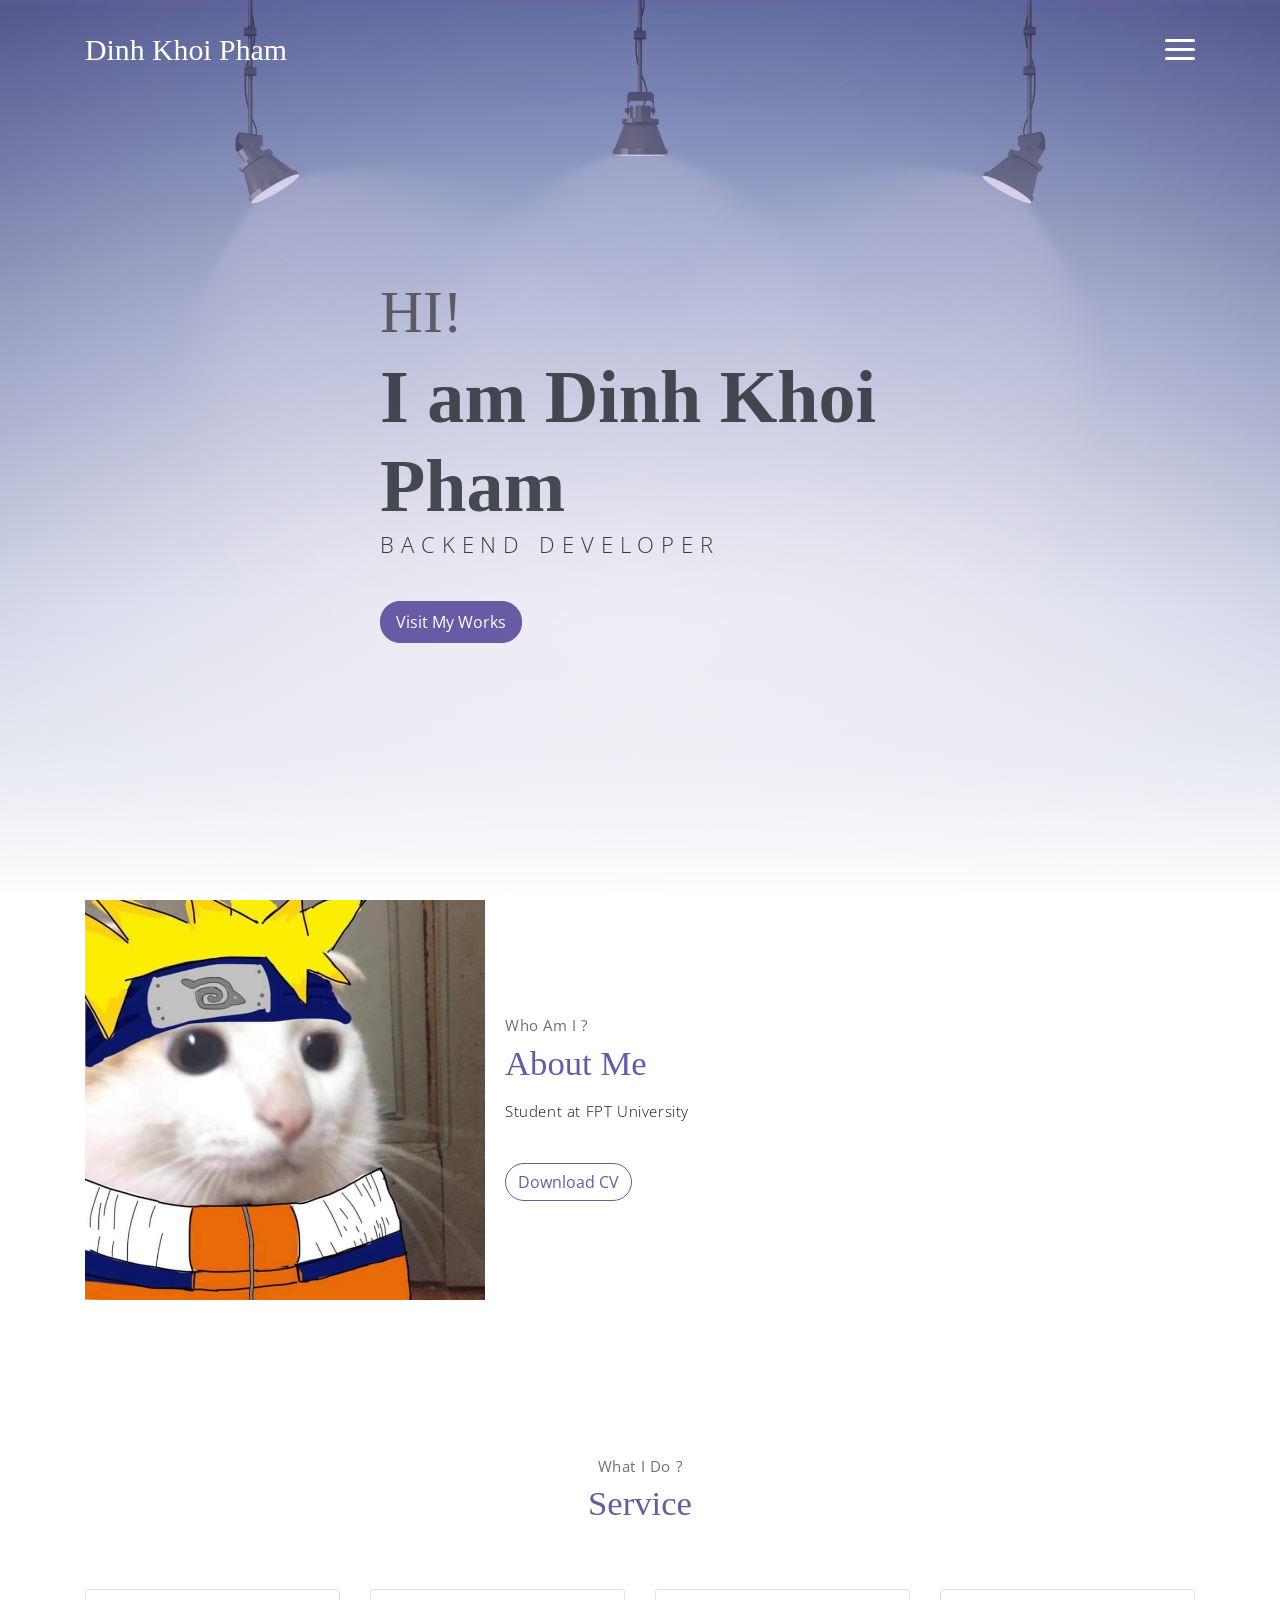
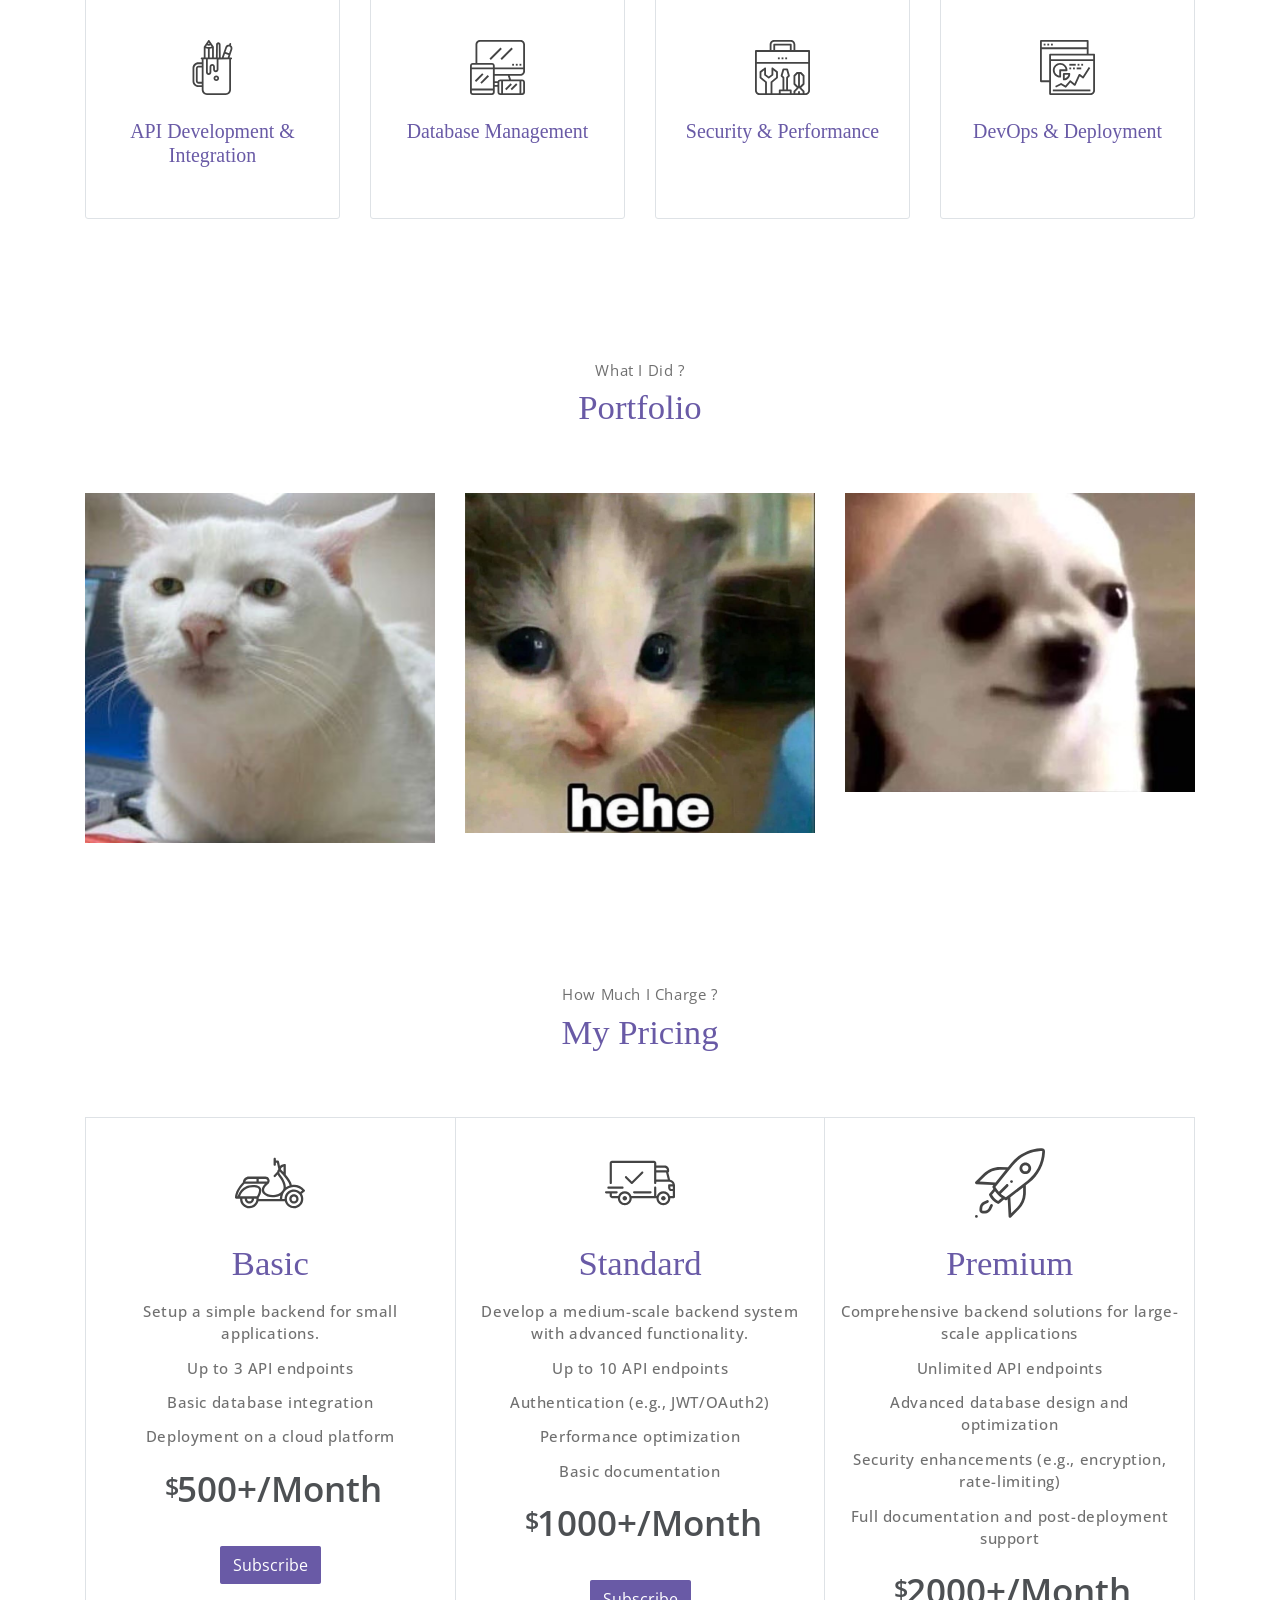
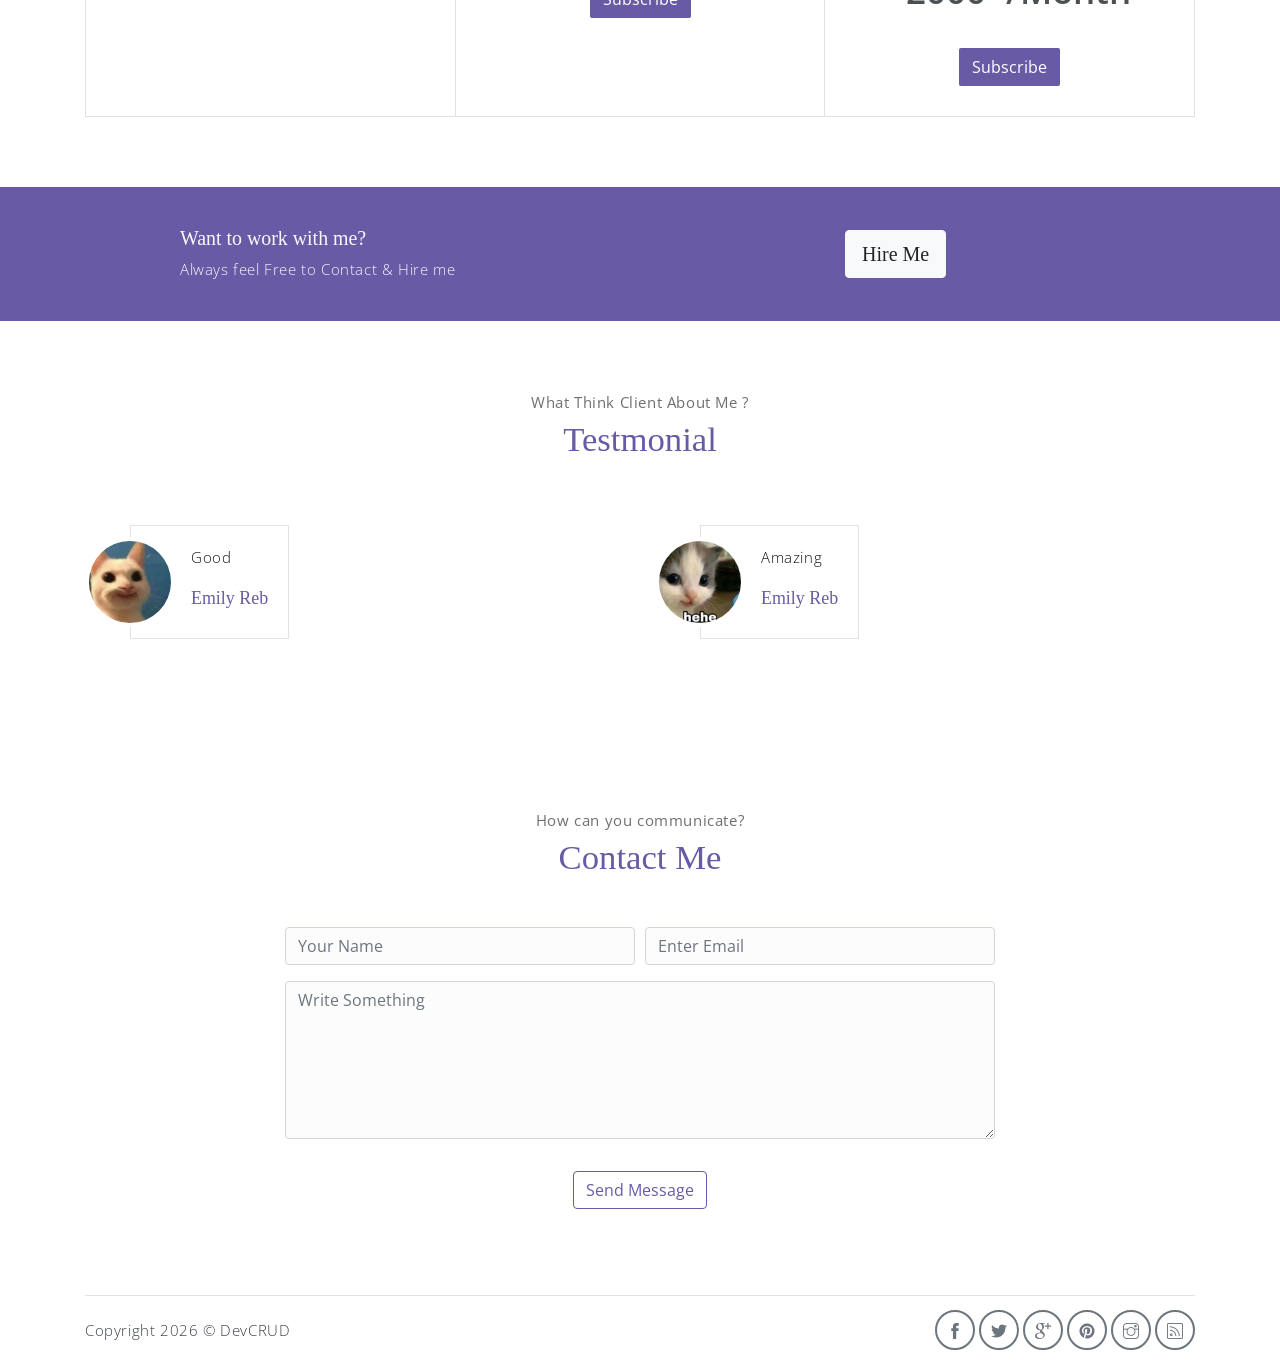
<file: index.html>
<!DOCTYPE html>
<html lang="en">
<head>
	<meta charset="utf-8">
    <meta name="viewport" content="width=device-width, initial-scale=1, shrink-to-fit=no">
    <meta name="description" content="Start your development with Meyawo landing page.">
    <meta name="author" content="Devcrud">
    <title>My portfolio</title>
    <!-- font icons -->
    <link rel="stylesheet" href="public_html/assets/vendors/themify-icons/css/themify-icons.css">
    <!-- Bootstrap + Meyawo main styles -->
	<link rel="stylesheet" href="public_html/assets/css/meyawo.css">
</head>
<body data-spy="scroll" data-target=".navbar" data-offset="40" id="home">

    <!-- Page Navbar -->
    <nav class="custom-navbar" data-spy="affix" data-offset-top="20">
        <div class="container">
            <a class="logo" href="#">Dinh Khoi Pham</a>         
            <ul class="nav">
                <li class="item">
                    <a class="link" href="#home">Home</a>
                </li>
                <li class="item">
                    <a class="link" href="#about">About</a>
                </li>
                <li class="item">
                    <a class="link" href="#portfolio">Portfolio</a>
                </li>
                <li class="item">
                    <a class="link" href="#testmonial">Testmonial</a>
                </li>
                <li class="item">
                    <a class="link" href="#blog">Blog</a>
                </li>
                <li class="item">
                    <a class="link" href="#contact">Contact</a>
                </li>
                <li class="item ml-md-3">
                    <a href="components.html" class="btn btn-primary">Components</a>
                </li>
            </ul>
            <a href="javascript:void(0)" id="nav-toggle" class="hamburger hamburger--elastic">
                <div class="hamburger-box">
                  <div class="hamburger-inner"></div>
                </div>
            </a>
        </div>          
    </nav><!-- End of Page Navbar -->

    <!-- page header -->
    <header id="home" class="header">
        <div class="overlay"></div>
        <div class="header-content container">
            <h1 class="header-title">
                <span class="up">HI!</span>
                <span class="down">I am Dinh Khoi Pham</span>
            </h1>
            <p class="header-subtitle">BACKEND DEVELOPER</p>            

            <button class="btn btn-primary">Visit My Works</button>
        </div>              
    </header><!-- end of page header -->

    <!-- about section -->
    <section class="section pt-0" id="about">
        <!-- container -->
        <div class="container text-center">
            <!-- about wrapper -->
            <div class="about">
                <div class="about-img-holder">
                    <img src="public_html/assets/imgs/cat.jpg" class="about-img" alt="Download free bootstrap 4 landing page, free boootstrap 4 templates, Download free bootstrap 4.1 landing page, free boootstrap 4.1.1 templates, meyawo Landing page">
                </div>
                <div class="about-caption">
                    <p class="section-subtitle">Who Am I ?</p>
                    <h2 class="section-title mb-3">About Me</h2>
                    <p>
                        Student at FPT University
                        
                    </p>
                    <button class="btn-rounded btn btn-outline-primary mt-4">Download CV</button>
                </div>              
            </div><!-- end of about wrapper -->
        </div><!-- end of container -->
    </section> <!-- end of about section -->

    <!-- service section -->
    <section class="section" id="service">
        <div class="container text-center">
            <p class="section-subtitle">What I Do ?</p>
            <h6 class="section-title mb-6">Service</h6>
            <!-- row -->
            <div class="row">
                <div class="col-md-6 col-lg-3">
                    <div class="service-card">
                        <div class="body">
                            <img src="public_html/assets/imgs/pencil-case.svg" alt="Download free bootstrap 4 landing page, free boootstrap 4 templates, Download free bootstrap 4.1 landing page, free boootstrap 4.1.1 templates, meyawo Landing page" class="icon">
                            <h6 class="title">API Development & Integration</h6>
                            <p class="subtitle">I develop and integrate robust, secure APIs to enable seamless communication between frontend and backend.</p>
                        </div>
                    </div>
                </div>
                <div class="col-md-6 col-lg-3">
                    <div class="service-card">
                        <div class="body">
                            <img src="public_html/assets/imgs/responsive.svg" alt="Download free bootstrap 4 landing page, free boootstrap 4 templates, Download free bootstrap 4.1 landing page, free boootstrap 4.1.1 templates, meyawo Landing page" class="icon">
                            <h6 class="title">Database Management</h6>
                            <p class="subtitle">I design and manage efficient databases using MySQL, PostgreSQL, MongoDB, and more.</p>
                        </div>
                    </div>
                </div>
                <div class="col-md-6 col-lg-3">
                    <div class="service-card">
                        <div class="body">
                            <img src="public_html/assets/imgs/toolbox.svg" alt="Download free bootstrap 4 landing page, free boootstrap 4 templates, Download free bootstrap 4.1 landing page, free boootstrap 4.1.1 templates, meyawo Landing page" class="icon">
                            <h6 class="title">Security & Performance</h6>
                            <p class="subtitle">I ensure application security with practices such as encryption, OAuth2, and JWT authentication.</p>
                        </div>
                    </div>
                </div>
                <div class="col-md-6 col-lg-3">
                    <div class="service-card">
                        <div class="body">
                            <img src="public_html/assets/imgs/analytics.svg" alt="Download free bootstrap 4 landing page, free boootstrap 4 templates, Download free bootstrap 4.1 landing page, free boootstrap 4.1.1 templates, meyawo Landing page" class="icon">
                            <h6 class="title">DevOps & Deployment</h6>
                            <p class="subtitle">I set up CI/CD pipelines for fast and reliable deployments.</p>
                           
                        </div>
                    </div>
                </div>
            </div><!-- end of row -->
        </div>
    </section><!-- end of service section -->

    <!-- portfolio section -->
    <section class="section" id="portfolio">
        <div class="container text-center">
            <p class="section-subtitle">What I Did ?</p>
            <h6 class="section-title mb-6">Portfolio</h6>
            <!-- row -->
            <div class="row">
                <div class="col-md-4">
                    <a href="#" class="portfolio-card">
                        <img src="public_html/assets/imgs/cat4.jpg" class="portfolio-card-img" alt="Download free bootstrap 4 landing page, free boootstrap 4 templates, Download free bootstrap 4.1 landing page, free boootstrap 4.1.1 templates, meyawo Landing page">    
                        <span class="portfolio-card-overlay">
                            <span class="portfolio-card-caption">
                                <h4>PROJECT A</h5>
                                <p class="font-weight-normal">Category: PROJECT A</p>
                            </span>                         
                        </span>                     
                    </a>
                </div>
                <div class="col-md-4">
                    <a href="#" class="portfolio-card">
                        <img class="portfolio-card-img" src="public_html/assets/imgs/cat5.jpg" class="img-responsive rounded" alt="Download free bootstrap 4 landing page, free boootstrap 4 templates, Download free bootstrap 4.1 landing page, free boootstrap 4.1.1 templates, meyawo Landing page">
                        <span class="portfolio-card-overlay">
                            <span class="portfolio-card-caption">
                                <h4>Web Designing</h5>
                                <p class="font-weight-normal">Category: Web Templates</p>
                            </span>                         
                        </span>                         
                    </a>
                </div>
                <div class="col-md-4">
                    <a href="#" class="portfolio-card">
                        <img class="portfolio-card-img" src="public_html/assets/imgs/cat6.jpg" class="img-responsive rounded" alt="Download free bootstrap 4 landing page, free boootstrap 4 templates, Download free bootstrap 4.1 landing page, free boootstrap 4.1.1 templates, meyawo Landing page">    
                        <span class="portfolio-card-overlay">
                            <span class="portfolio-card-caption">
                                <h4>Web Designing</h5>
                                <p class="font-weight-normal">Category: Web Templates</p>
                            </span>                         
                        </span>                     
                    </a>
                </div>
            </div><!-- end of row -->
        </div><!-- end of container -->
    </section> <!-- end of portfolio section -->

    <!-- pricing section -->
    <section class="section" id="pricing">
        <div class="container text-center">
            <p class="section-subtitle">How Much I Charge ?</p>
            <h6 class="section-title mb-6">My Pricing</h6>
            <!-- row -->
            <div class="pricing-wrapper">
                <div class="pricing-card">
                    <div class="pricing-card-header">
                        <img class="pricing-card-icon" src="public_html/assets/imgs/scooter.svg" alt="Download free bootstrap 4 landing page, free boootstrap 4 templates, Download free bootstrap 4.1 landing page, free boootstrap 4.1.1 templates, meyawo Landing page">
                    </div>
                    <div class="pricing-card-body">
                        <h6 class="pricing-card-title">Basic</h6>
                        <div class="pricing-card-list">
                            <p>Setup a simple backend for small applications.</p>
                            <p>Up to 3 API endpoints </p>
                            <p>Basic database integration</p>
                            <p>Deployment on a cloud platform</p>
                           
                        </div>
                    </div>
                    <div class="pricing-card-footer">
                        <span>$</span>
                        <span>500+/Month</span>
                    </div>
                    <a href="#" class="btn btn-primary mt-3 pricing-card-btn">Subscribe</a>
                </div>
                <div class="pricing-card">
                    <div class="pricing-card-header">
                        <img class="pricing-card-icon" src="public_html/assets/imgs/shipped.svg" alt="Download free bootstrap 4 landing page, free boootstrap 4 templates, Download free bootstrap 4.1 landing page, free boootstrap 4.1.1 templates, meyawo Landing page">
                    </div>
                    <div class="pricing-card-body">
                        <h6 class="pricing-card-title">Standard</h6>
                        <div class="pricing-card-list">
                            <p>Develop a medium-scale backend system with advanced functionality.</p>
                            <p>Up to 10 API endpoints </p>
                            <p>Authentication (e.g., JWT/OAuth2)</p>
                            <p>Performance optimization</p>
                            <p>Basic documentation</p>
   
                        </div>
                    </div>
                    <div class="pricing-card-footer">
                        <span>$</span>
                        <span>1000+/Month</span>
                    </div>
                    <a href="#" class="btn btn-primary mt-3 pricing-card-btn">Subscribe</a>
                </div>
                <div class="pricing-card">
                    <div class="pricing-card-header">
                        <img class="pricing-card-icon" src="public_html/assets/imgs/startup.svg" alt="Download free bootstrap 4 landing page, free boootstrap 4 templates, Download free bootstrap 4.1 landing page, free boootstrap 4.1.1 templates, meyawo Landing page">
                    </div>
                    <div class="pricing-card-body">
                        <h6 class="pricing-card-title">Premium</h6>
                        <div class="pricing-card-list">
                            <p>Comprehensive backend solutions for large-scale applications</p>
                            <p>Unlimited API endpoints </p>
                            <p>Advanced database design and optimization</p>
                            <p>Security enhancements (e.g., encryption, rate-limiting)</p>
                            <p>Full documentation and post-deployment support</p>

                        </div>
                    </div>
                    <div class="pricing-card-footer">
                        <span>$</span>
                        <span>2000+/Month</span>
                    </div>
                    <a href="#" class="btn btn-primary mt-3 pricing-card-btn">Subscribe</a>
                </div>

            </div><!-- end of pricing wrapper -->
        </div> <!-- end of container -->
    </section><!-- end of pricing section -->

    <!-- section -->
    <section class="section-sm bg-primary">
        <!-- container -->
        <div class="container text-center text-sm-left">
            <!-- row -->
            <div class="row align-items-center">
                <div class="col-sm offset-md-1 mb-4 mb-md-0">
                    <h6 class="title text-light">Want to work with me?</h6>
                    <p class="m-0 text-light">Always feel Free to Contact & Hire me</p>
                </div>
                <div class="col-sm offset-sm-2 offset-md-3">
                    <button class="btn btn-lg my-font btn-light rounded">Hire Me</button>
                </div>
            </div> <!-- end of row -->
        </div> <!-- end of container -->
    </section> <!-- end of section -->

    <!-- testimonial section -->
    <section class="section" id="testmonial">
        <div class="container text-center">
            <p class="section-subtitle">What Think Client About Me ?</p>
            <h6 class="section-title mb-6">Testmonial</h6>

            <!-- row -->
            <div class="row">
                <div class="col-md-6">
                    <div class="testimonial-card">
                        <div class="testimonial-card-img-holder">
                            <img src="public_html/assets/imgs/cat3.jpg" class="testimonial-card-img" alt="Download free bootstrap 4 landing page, free boootstrap 4 templates, Download free bootstrap 4.1 landing page, free boootstrap 4.1.1 templates, meyawo Landing page">                           
                        </div>
                        <div class="testimonial-card-body">
                            <p class="testimonial-card-subtitle">Good</p>
                            <h6 class="testimonial-card-title">Emily Reb</h6>
                        </div>
                    </div>
                </div>
                <div class="col-md-6">
                    <div class="testimonial-card">
                        <div class="testimonial-card-img-holder">
                            <img src="public_html/assets/imgs/cat2.jpg" class="testimonial-card-img" alt="Download free bootstrap 4 landing page, free boootstrap 4 templates, Download free bootstrap 4.1 landing page, free boootstrap 4.1.1 templates, meyawo Landing page">                        
                        </div>
                        <div class="testimonial-card-body">
                            <p class="testimonial-card-subtitle">Amazing</p>
                            <h6 class="testimonial-card-title">Emily Reb</h6>
                        </div>
                    </div>
                </div>
            </div>
        </div> <!-- end of container -->
    </section> <!-- end of testimonial section -->
    
    

    <!-- contact section -->
    <section class="section" id="contact">
        <div class="container text-center">
            <p class="section-subtitle">How can you communicate?</p>
            <h6 class="section-title mb-5">Contact Me</h6>
            <!-- contact form -->
            <form action="" class="contact-form col-md-10 col-lg-8 m-auto">
                <div class="form-row">
                    <div class="form-group col-sm-6">
                        <input type="text" size="50" class="form-control" placeholder="Your Name" required>                 
                    </div>
                    <div class="form-group col-sm-6">
                        <input type="email" class="form-control" placeholder="Enter Email"requried>                 
                    </div>
                    <div class="form-group col-sm-12">
                        <textarea name="comment" id="comment" rows="6"   class="form-control" placeholder="Write Something"></textarea>
                    </div>
                    <div class="form-group col-sm-12 mt-3">
                        <input type="submit" value="Send Message" class="btn btn-outline-primary rounded">                  
                    </div>
                </div>  
            </form><!-- end of contact form -->
        </div><!-- end of container -->
    </section><!-- end of contact section -->

    <!-- footer -->
    <div class="container">
        <footer class="footer">       
            <p class="mb-0">Copyright <script>document.write(new Date().getFullYear())</script> &copy; <a href="http://www.devcrud.com">DevCRUD</a></p>
            <div class="social-links text-right m-auto ml-sm-auto">
                <a href="javascript:void(0)" class="link"><i class="ti-facebook"></i></a>
                <a href="javascript:void(0)" class="link"><i class="ti-twitter-alt"></i></a>
                <a href="javascript:void(0)" class="link"><i class="ti-google"></i></a>
                <a href="javascript:void(0)" class="link"><i class="ti-pinterest-alt"></i></a>
                <a href="javascript:void(0)" class="link"><i class="ti-instagram"></i></a>
                <a href="javascript:void(0)" class="link"><i class="ti-rss"></i></a>
            </div>
        </footer>
    </div> <!-- end of page footer -->
	
	<!-- core  -->
    <script src="public_html/assets/vendors/jquery/jquery-3.4.1.js"></script>
    <script src="public_html/assets/vendors/bootstrap/bootstrap.bundle.js"></script>

    <!-- bootstrap 3 affix -->
	<script src="public_html/assets/vendors/bootstrap/bootstrap.affix.js"></script>

    <!-- Meyawo js -->
    <script src="public_html/assets/js/meyawo.js"></script>

</body>
</html>
</file>
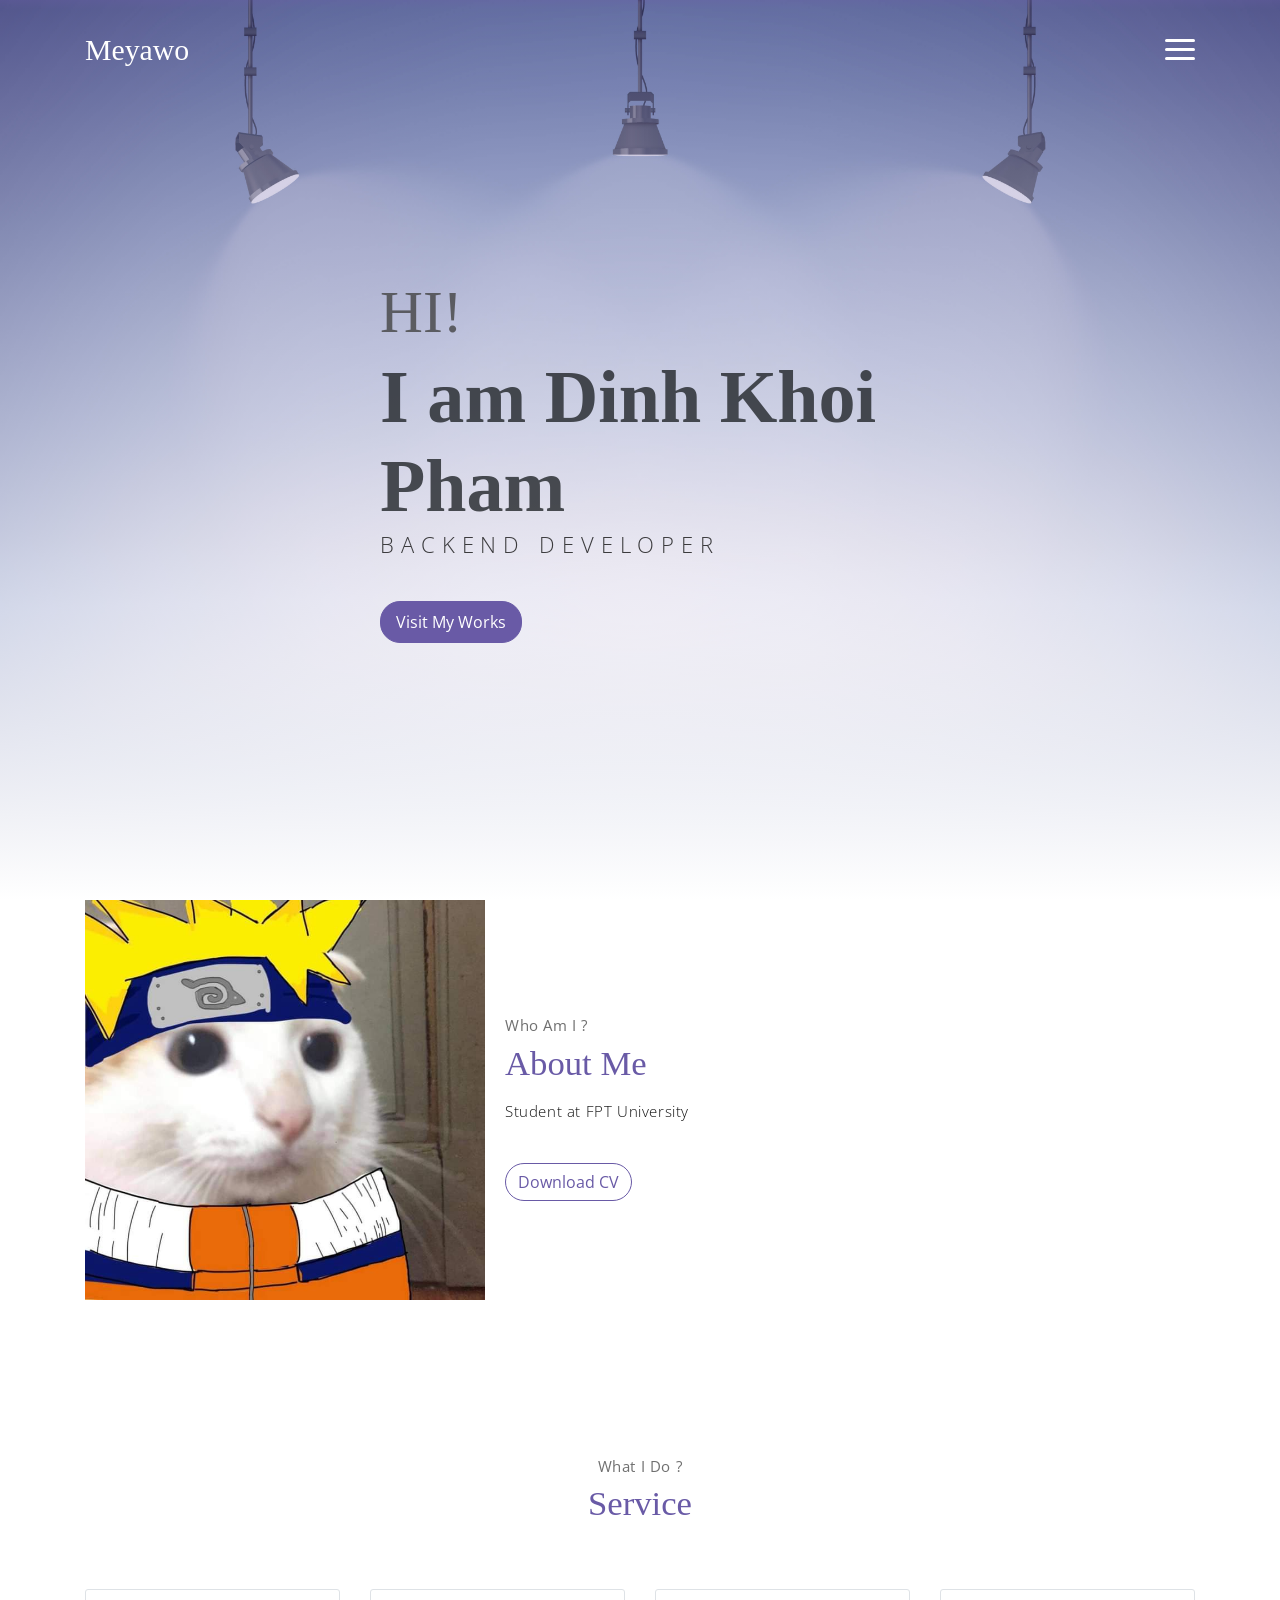
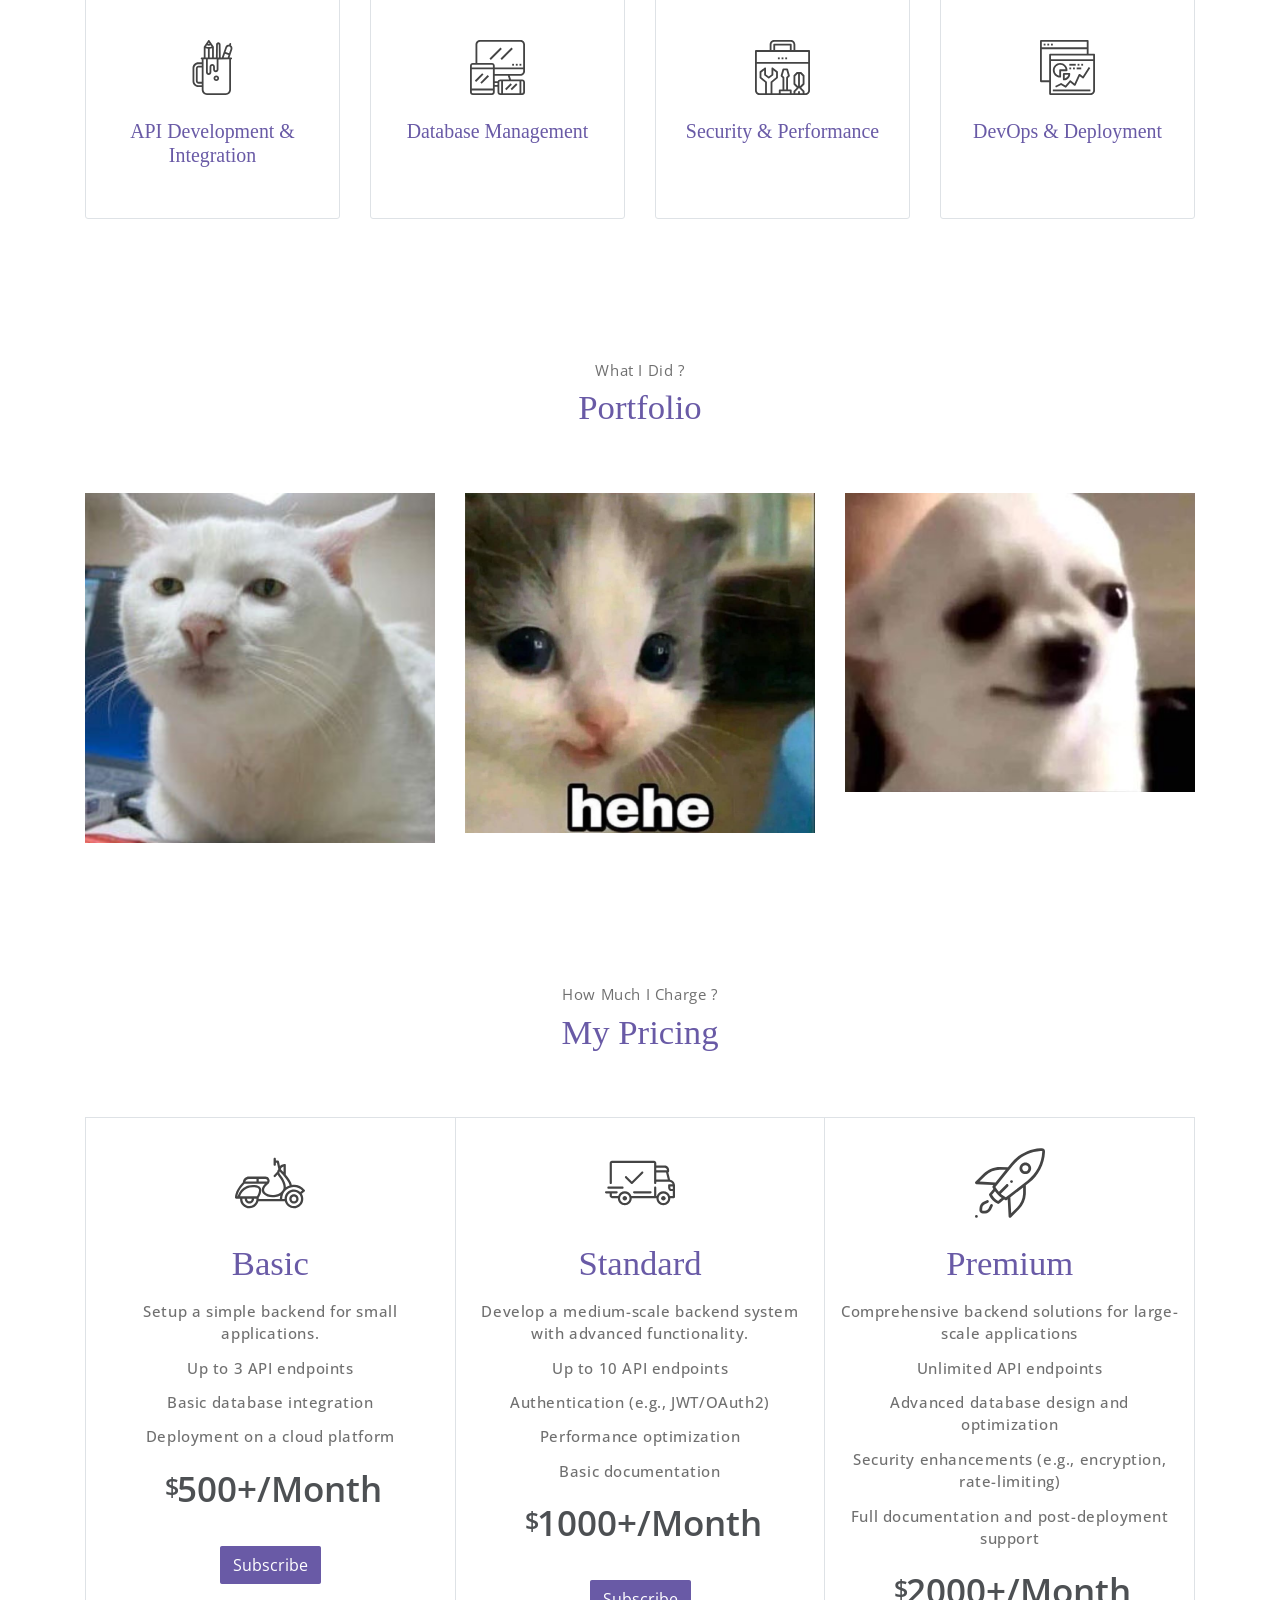
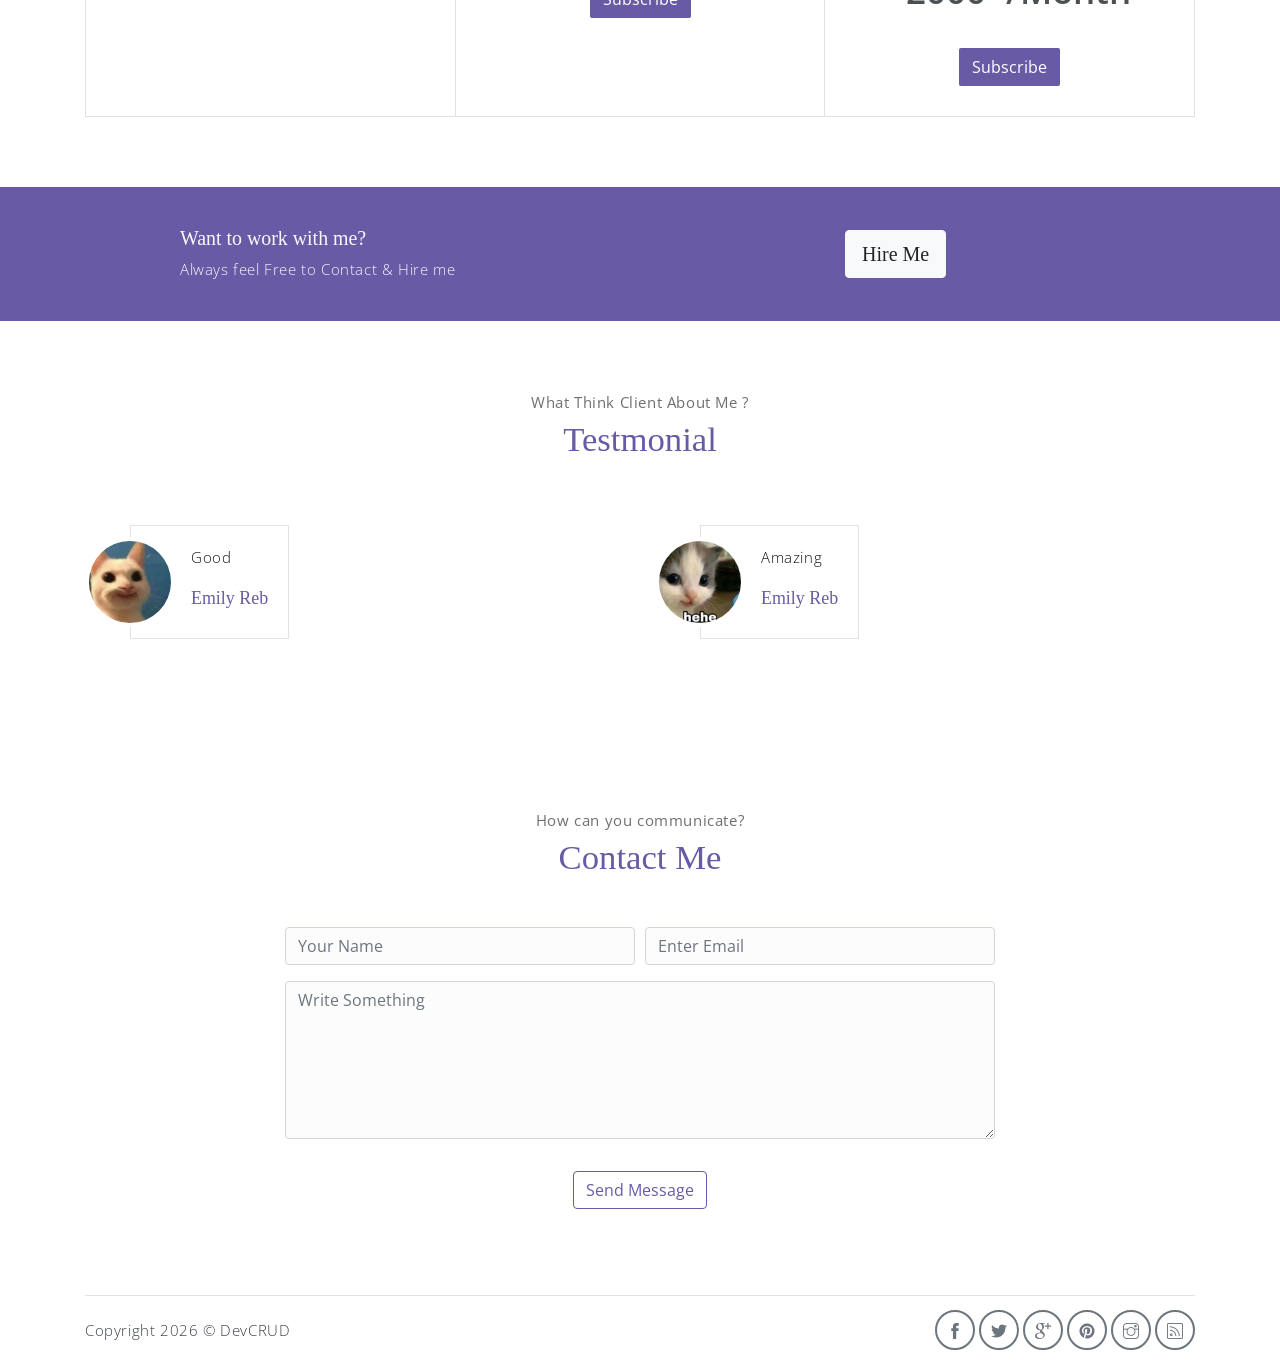
<file: public_html/index.html>
<!DOCTYPE html>
<html lang="en">
<head>
	<meta charset="utf-8">
    <meta name="viewport" content="width=device-width, initial-scale=1, shrink-to-fit=no">
    <meta name="description" content="Start your development with Meyawo landing page.">
    <meta name="author" content="Devcrud">
    <title>Meyawo Landing page | Free Bootstrap 4.3.x landing page</title>
    <!-- font icons -->
    <link rel="stylesheet" href="assets/vendors/themify-icons/css/themify-icons.css">
    <!-- Bootstrap + Meyawo main styles -->
	<link rel="stylesheet" href="assets/css/meyawo.css">
</head>
<body data-spy="scroll" data-target=".navbar" data-offset="40" id="home">

    <!-- Page Navbar -->
    <nav class="custom-navbar" data-spy="affix" data-offset-top="20">
        <div class="container">
            <a class="logo" href="#">Meyawo</a>         
            <ul class="nav">
                <li class="item">
                    <a class="link" href="#home">Home</a>
                </li>
                <li class="item">
                    <a class="link" href="#about">About</a>
                </li>
                <li class="item">
                    <a class="link" href="#portfolio">Portfolio</a>
                </li>
                <li class="item">
                    <a class="link" href="#testmonial">Testmonial</a>
                </li>
                <li class="item">
                    <a class="link" href="#blog">Blog</a>
                </li>
                <li class="item">
                    <a class="link" href="#contact">Contact</a>
                </li>
                <li class="item ml-md-3">
                    <a href="components.html" class="btn btn-primary">Components</a>
                </li>
            </ul>
            <a href="javascript:void(0)" id="nav-toggle" class="hamburger hamburger--elastic">
                <div class="hamburger-box">
                  <div class="hamburger-inner"></div>
                </div>
            </a>
        </div>          
    </nav><!-- End of Page Navbar -->

    <!-- page header -->
    <header id="home" class="header">
        <div class="overlay"></div>
        <div class="header-content container">
            <h1 class="header-title">
                <span class="up">HI!</span>
                <span class="down">I am Dinh Khoi Pham</span>
            </h1>
            <p class="header-subtitle">BACKEND DEVELOPER</p>            

            <button class="btn btn-primary">Visit My Works</button>
        </div>              
    </header><!-- end of page header -->

    <!-- about section -->
    <section class="section pt-0" id="about">
        <!-- container -->
        <div class="container text-center">
            <!-- about wrapper -->
            <div class="about">
                <div class="about-img-holder">
                    <img src="assets/imgs/cat.jpg" class="about-img" alt="Download free bootstrap 4 landing page, free boootstrap 4 templates, Download free bootstrap 4.1 landing page, free boootstrap 4.1.1 templates, meyawo Landing page">
                </div>
                <div class="about-caption">
                    <p class="section-subtitle">Who Am I ?</p>
                    <h2 class="section-title mb-3">About Me</h2>
                    <p>
                        Student at FPT University
                        
                    </p>
                    <button class="btn-rounded btn btn-outline-primary mt-4">Download CV</button>
                </div>              
            </div><!-- end of about wrapper -->
        </div><!-- end of container -->
    </section> <!-- end of about section -->

    <!-- service section -->
    <section class="section" id="service">
        <div class="container text-center">
            <p class="section-subtitle">What I Do ?</p>
            <h6 class="section-title mb-6">Service</h6>
            <!-- row -->
            <div class="row">
                <div class="col-md-6 col-lg-3">
                    <div class="service-card">
                        <div class="body">
                            <img src="assets/imgs/pencil-case.svg" alt="Download free bootstrap 4 landing page, free boootstrap 4 templates, Download free bootstrap 4.1 landing page, free boootstrap 4.1.1 templates, meyawo Landing page" class="icon">
                            <h6 class="title">API Development & Integration</h6>
                            <p class="subtitle">I develop and integrate robust, secure APIs to enable seamless communication between frontend and backend.</p>
                        </div>
                    </div>
                </div>
                <div class="col-md-6 col-lg-3">
                    <div class="service-card">
                        <div class="body">
                            <img src="assets/imgs/responsive.svg" alt="Download free bootstrap 4 landing page, free boootstrap 4 templates, Download free bootstrap 4.1 landing page, free boootstrap 4.1.1 templates, meyawo Landing page" class="icon">
                            <h6 class="title">Database Management</h6>
                            <p class="subtitle">I design and manage efficient databases using MySQL, PostgreSQL, MongoDB, and more.</p>
                        </div>
                    </div>
                </div>
                <div class="col-md-6 col-lg-3">
                    <div class="service-card">
                        <div class="body">
                            <img src="assets/imgs/toolbox.svg" alt="Download free bootstrap 4 landing page, free boootstrap 4 templates, Download free bootstrap 4.1 landing page, free boootstrap 4.1.1 templates, meyawo Landing page" class="icon">
                            <h6 class="title">Security & Performance</h6>
                            <p class="subtitle">I ensure application security with practices such as encryption, OAuth2, and JWT authentication.</p>
                        </div>
                    </div>
                </div>
                <div class="col-md-6 col-lg-3">
                    <div class="service-card">
                        <div class="body">
                            <img src="assets/imgs/analytics.svg" alt="Download free bootstrap 4 landing page, free boootstrap 4 templates, Download free bootstrap 4.1 landing page, free boootstrap 4.1.1 templates, meyawo Landing page" class="icon">
                            <h6 class="title">DevOps & Deployment</h6>
                            <p class="subtitle">I set up CI/CD pipelines for fast and reliable deployments.</p>
                           
                        </div>
                    </div>
                </div>
            </div><!-- end of row -->
        </div>
    </section><!-- end of service section -->

    <!-- portfolio section -->
    <section class="section" id="portfolio">
        <div class="container text-center">
            <p class="section-subtitle">What I Did ?</p>
            <h6 class="section-title mb-6">Portfolio</h6>
            <!-- row -->
            <div class="row">
                <div class="col-md-4">
                    <a href="#" class="portfolio-card">
                        <img src="assets/imgs/cat4.jpg" class="portfolio-card-img" alt="Download free bootstrap 4 landing page, free boootstrap 4 templates, Download free bootstrap 4.1 landing page, free boootstrap 4.1.1 templates, meyawo Landing page">    
                        <span class="portfolio-card-overlay">
                            <span class="portfolio-card-caption">
                                <h4>PROJECT A</h5>
                                <p class="font-weight-normal">Category: PROJECT A</p>
                            </span>                         
                        </span>                     
                    </a>
                </div>
                <div class="col-md-4">
                    <a href="#" class="portfolio-card">
                        <img class="portfolio-card-img" src="assets/imgs/cat5.jpg" class="img-responsive rounded" alt="Download free bootstrap 4 landing page, free boootstrap 4 templates, Download free bootstrap 4.1 landing page, free boootstrap 4.1.1 templates, meyawo Landing page">
                        <span class="portfolio-card-overlay">
                            <span class="portfolio-card-caption">
                                <h4>Web Designing</h5>
                                <p class="font-weight-normal">Category: Web Templates</p>
                            </span>                         
                        </span>                         
                    </a>
                </div>
                <div class="col-md-4">
                    <a href="#" class="portfolio-card">
                        <img class="portfolio-card-img" src="assets/imgs/cat6.jpg" class="img-responsive rounded" alt="Download free bootstrap 4 landing page, free boootstrap 4 templates, Download free bootstrap 4.1 landing page, free boootstrap 4.1.1 templates, meyawo Landing page">    
                        <span class="portfolio-card-overlay">
                            <span class="portfolio-card-caption">
                                <h4>Web Designing</h5>
                                <p class="font-weight-normal">Category: Web Templates</p>
                            </span>                         
                        </span>                     
                    </a>
                </div>
            </div><!-- end of row -->
        </div><!-- end of container -->
    </section> <!-- end of portfolio section -->

    <!-- pricing section -->
    <section class="section" id="pricing">
        <div class="container text-center">
            <p class="section-subtitle">How Much I Charge ?</p>
            <h6 class="section-title mb-6">My Pricing</h6>
            <!-- row -->
            <div class="pricing-wrapper">
                <div class="pricing-card">
                    <div class="pricing-card-header">
                        <img class="pricing-card-icon" src="assets/imgs/scooter.svg" alt="Download free bootstrap 4 landing page, free boootstrap 4 templates, Download free bootstrap 4.1 landing page, free boootstrap 4.1.1 templates, meyawo Landing page">
                    </div>
                    <div class="pricing-card-body">
                        <h6 class="pricing-card-title">Basic</h6>
                        <div class="pricing-card-list">
                            <p>Setup a simple backend for small applications.</p>
                            <p>Up to 3 API endpoints </p>
                            <p>Basic database integration</p>
                            <p>Deployment on a cloud platform</p>
                           
                        </div>
                    </div>
                    <div class="pricing-card-footer">
                        <span>$</span>
                        <span>500+/Month</span>
                    </div>
                    <a href="#" class="btn btn-primary mt-3 pricing-card-btn">Subscribe</a>
                </div>
                <div class="pricing-card">
                    <div class="pricing-card-header">
                        <img class="pricing-card-icon" src="assets/imgs/shipped.svg" alt="Download free bootstrap 4 landing page, free boootstrap 4 templates, Download free bootstrap 4.1 landing page, free boootstrap 4.1.1 templates, meyawo Landing page">
                    </div>
                    <div class="pricing-card-body">
                        <h6 class="pricing-card-title">Standard</h6>
                        <div class="pricing-card-list">
                            <p>Develop a medium-scale backend system with advanced functionality.</p>
                            <p>Up to 10 API endpoints </p>
                            <p>Authentication (e.g., JWT/OAuth2)</p>
                            <p>Performance optimization</p>
                            <p>Basic documentation</p>
   
                        </div>
                    </div>
                    <div class="pricing-card-footer">
                        <span>$</span>
                        <span>1000+/Month</span>
                    </div>
                    <a href="#" class="btn btn-primary mt-3 pricing-card-btn">Subscribe</a>
                </div>
                <div class="pricing-card">
                    <div class="pricing-card-header">
                        <img class="pricing-card-icon" src="assets/imgs/startup.svg" alt="Download free bootstrap 4 landing page, free boootstrap 4 templates, Download free bootstrap 4.1 landing page, free boootstrap 4.1.1 templates, meyawo Landing page">
                    </div>
                    <div class="pricing-card-body">
                        <h6 class="pricing-card-title">Premium</h6>
                        <div class="pricing-card-list">
                            <p>Comprehensive backend solutions for large-scale applications</p>
                            <p>Unlimited API endpoints </p>
                            <p>Advanced database design and optimization</p>
                            <p>Security enhancements (e.g., encryption, rate-limiting)</p>
                            <p>Full documentation and post-deployment support</p>

                        </div>
                    </div>
                    <div class="pricing-card-footer">
                        <span>$</span>
                        <span>2000+/Month</span>
                    </div>
                    <a href="#" class="btn btn-primary mt-3 pricing-card-btn">Subscribe</a>
                </div>

            </div><!-- end of pricing wrapper -->
        </div> <!-- end of container -->
    </section><!-- end of pricing section -->

    <!-- section -->
    <section class="section-sm bg-primary">
        <!-- container -->
        <div class="container text-center text-sm-left">
            <!-- row -->
            <div class="row align-items-center">
                <div class="col-sm offset-md-1 mb-4 mb-md-0">
                    <h6 class="title text-light">Want to work with me?</h6>
                    <p class="m-0 text-light">Always feel Free to Contact & Hire me</p>
                </div>
                <div class="col-sm offset-sm-2 offset-md-3">
                    <button class="btn btn-lg my-font btn-light rounded">Hire Me</button>
                </div>
            </div> <!-- end of row -->
        </div> <!-- end of container -->
    </section> <!-- end of section -->

    <!-- testimonial section -->
    <section class="section" id="testmonial">
        <div class="container text-center">
            <p class="section-subtitle">What Think Client About Me ?</p>
            <h6 class="section-title mb-6">Testmonial</h6>

            <!-- row -->
            <div class="row">
                <div class="col-md-6">
                    <div class="testimonial-card">
                        <div class="testimonial-card-img-holder">
                            <img src="assets/imgs/cat3.jpg" class="testimonial-card-img" alt="Download free bootstrap 4 landing page, free boootstrap 4 templates, Download free bootstrap 4.1 landing page, free boootstrap 4.1.1 templates, meyawo Landing page">                           
                        </div>
                        <div class="testimonial-card-body">
                            <p class="testimonial-card-subtitle">Good</p>
                            <h6 class="testimonial-card-title">Emily Reb</h6>
                        </div>
                    </div>
                </div>
                <div class="col-md-6">
                    <div class="testimonial-card">
                        <div class="testimonial-card-img-holder">
                            <img src="assets/imgs/cat2.jpg" class="testimonial-card-img" alt="Download free bootstrap 4 landing page, free boootstrap 4 templates, Download free bootstrap 4.1 landing page, free boootstrap 4.1.1 templates, meyawo Landing page">                        
                        </div>
                        <div class="testimonial-card-body">
                            <p class="testimonial-card-subtitle">Amazing</p>
                            <h6 class="testimonial-card-title">Emily Reb</h6>
                        </div>
                    </div>
                </div>
            </div>
        </div> <!-- end of container -->
    </section> <!-- end of testimonial section -->
    
    

    <!-- contact section -->
    <section class="section" id="contact">
        <div class="container text-center">
            <p class="section-subtitle">How can you communicate?</p>
            <h6 class="section-title mb-5">Contact Me</h6>
            <!-- contact form -->
            <form action="" class="contact-form col-md-10 col-lg-8 m-auto">
                <div class="form-row">
                    <div class="form-group col-sm-6">
                        <input type="text" size="50" class="form-control" placeholder="Your Name" required>                 
                    </div>
                    <div class="form-group col-sm-6">
                        <input type="email" class="form-control" placeholder="Enter Email"requried>                 
                    </div>
                    <div class="form-group col-sm-12">
                        <textarea name="comment" id="comment" rows="6"   class="form-control" placeholder="Write Something"></textarea>
                    </div>
                    <div class="form-group col-sm-12 mt-3">
                        <input type="submit" value="Send Message" class="btn btn-outline-primary rounded">                  
                    </div>
                </div>  
            </form><!-- end of contact form -->
        </div><!-- end of container -->
    </section><!-- end of contact section -->

    <!-- footer -->
    <div class="container">
        <footer class="footer">       
            <p class="mb-0">Copyright <script>document.write(new Date().getFullYear())</script> &copy; <a href="http://www.devcrud.com">DevCRUD</a></p>
            <div class="social-links text-right m-auto ml-sm-auto">
                <a href="javascript:void(0)" class="link"><i class="ti-facebook"></i></a>
                <a href="javascript:void(0)" class="link"><i class="ti-twitter-alt"></i></a>
                <a href="javascript:void(0)" class="link"><i class="ti-google"></i></a>
                <a href="javascript:void(0)" class="link"><i class="ti-pinterest-alt"></i></a>
                <a href="javascript:void(0)" class="link"><i class="ti-instagram"></i></a>
                <a href="javascript:void(0)" class="link"><i class="ti-rss"></i></a>
            </div>
        </footer>
    </div> <!-- end of page footer -->
	
	<!-- core  -->
    <script src="assets/vendors/jquery/jquery-3.4.1.js"></script>
    <script src="assets/vendors/bootstrap/bootstrap.bundle.js"></script>

    <!-- bootstrap 3 affix -->
	<script src="assets/vendors/bootstrap/bootstrap.affix.js"></script>

    <!-- Meyawo js -->
    <script src="assets/js/meyawo.js"></script>

</body>
</html>
</file>
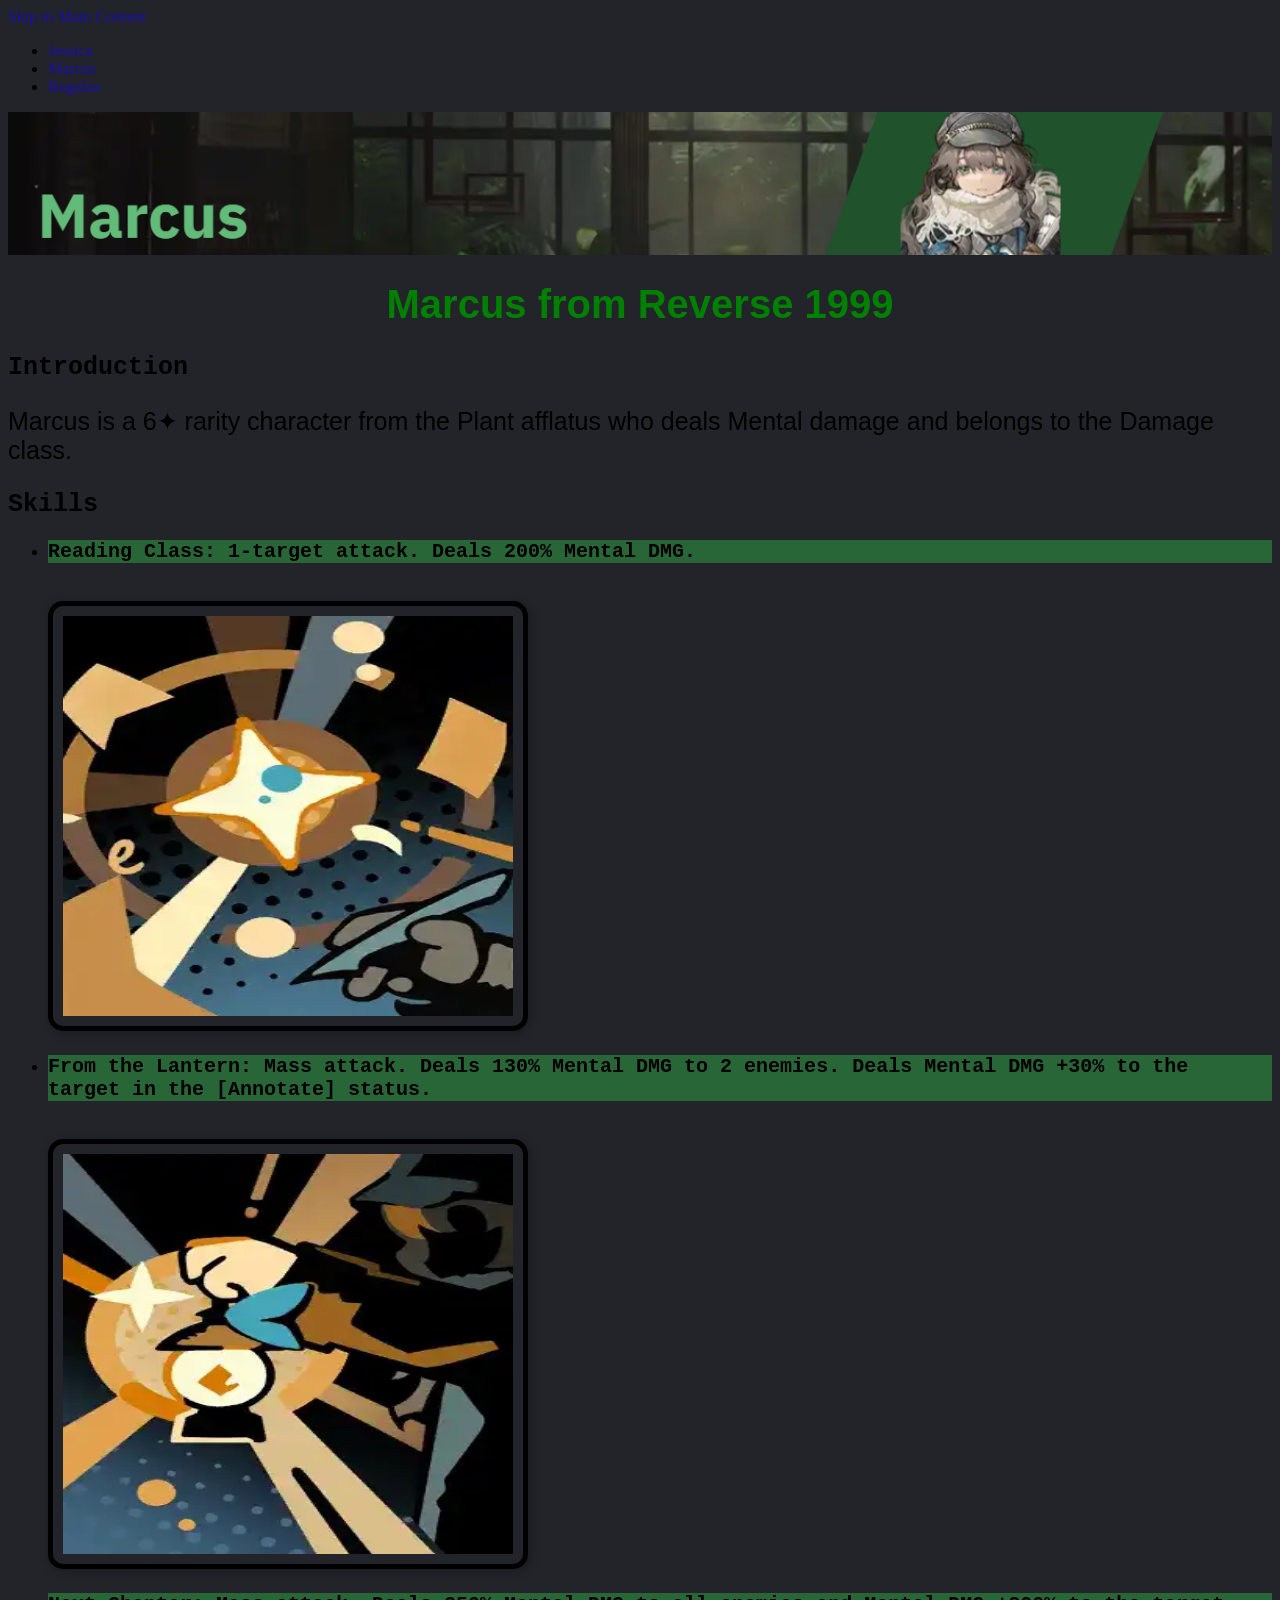
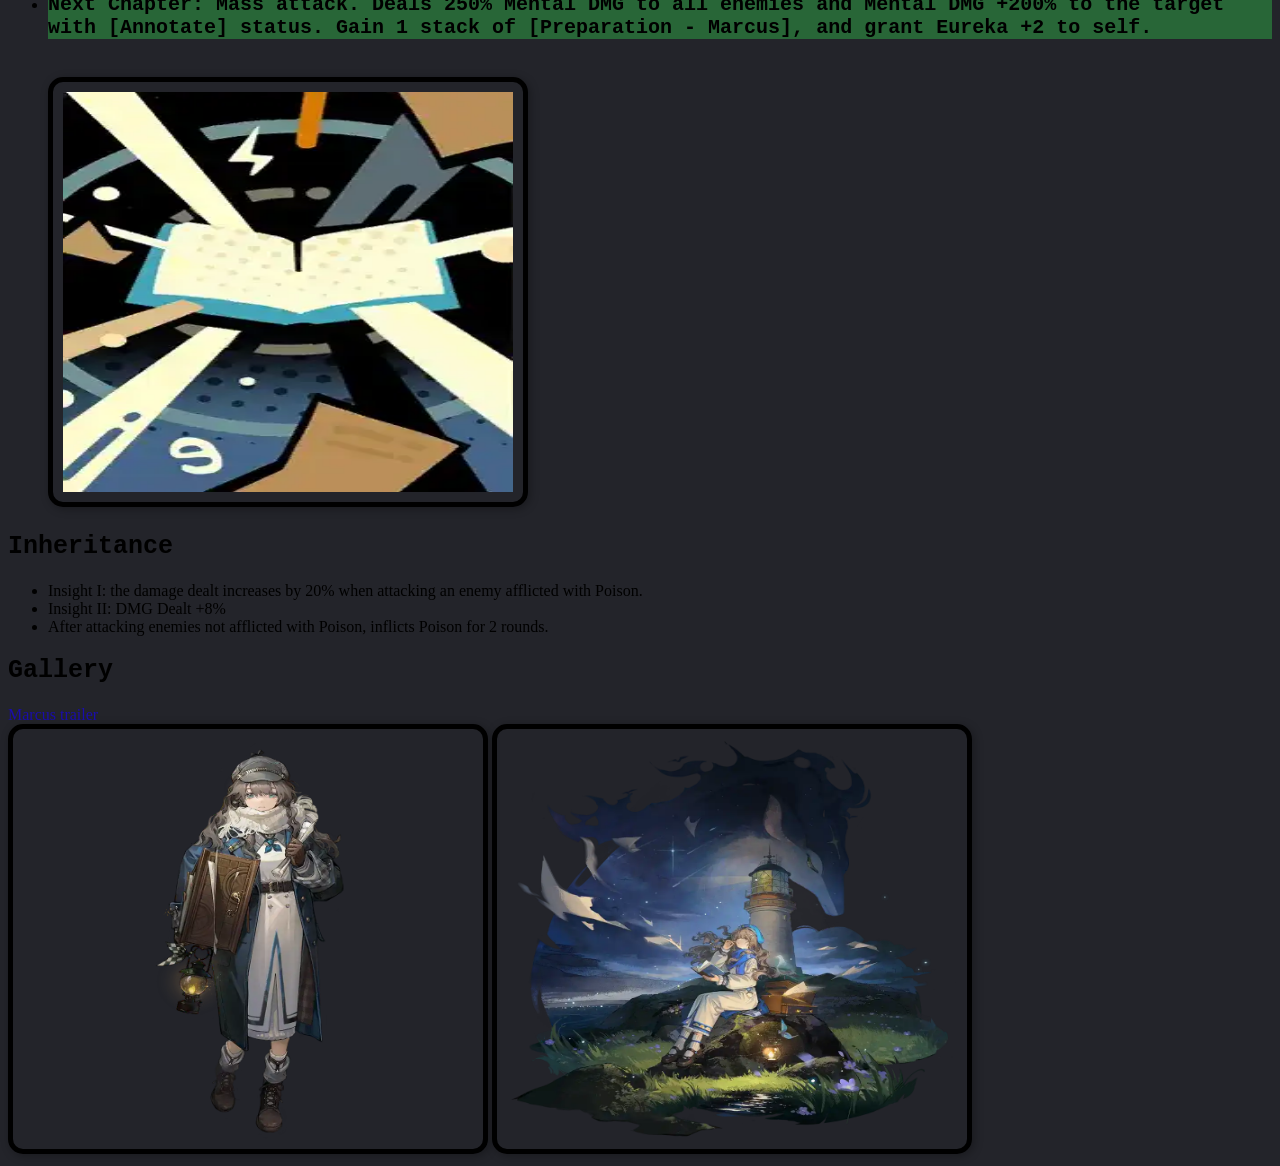
<file: marcus.html>
<!DOCTYPE html>
<html lang="en">
<head>
    <meta charset="UTF-8">
    <meta name="viewport" content="width=device-width, initial-scale=1.0">
    <title>Marcus Info</title>
    <link rel="stylesheet" href="style.css">
</head>
<body>
    <a href="#main-content">Skip to Main Content</a>
    <header>
        <nav>
            <ul>
              <li><a href="index.html">Jessica</a></li>
              <li><a href="marcus.html">Marcus</a></li>
              <li><a href="regulus.html">Regulus</a></li>
            </ul>
          </nav>
    </header>
    <main  id="main-content">
        <img src="images/MarcusWallpaper.jpg" alt="Jessica image">
        <h1>Marcus from Reverse 1999</h1>
        
        <div>
            <h2>Introduction</h2>
            <p>Marcus is a 6✦ rarity character from the Plant afflatus who deals Mental damage and belongs to the Damage class.</p>
        </div>
        
        <div>
            <h2>Skills</h2>
            <ul>
                <li>
                    <h3>
                        Reading Class: 1-target attack. Deals 200% Mental DMG.
                    </h3>
                    <br>
                    <img src="images/marcus1.jpg" alt="" >
                </li>                 
                <li>
                    <h3>
                        From the Lantern: Mass attack. Deals 130% Mental DMG to 2 enemies. Deals Mental DMG +30% to the target in the [Annotate] status.
                    </h3>
                    <br>
                    <img src="images/marcus2.jpg" alt="" >
                </li>
                <li>
                    <h3>
                        Next Chapter: Mass attack. Deals 250% Mental DMG to all enemies and Mental DMG +200% to the target with [Annotate] status. Gain 1 stack of [Preparation - Marcus], and grant Eureka +2 to self.
                    </h3>
                    <br>
                    <img src="images/marcus3.jpg" alt="" >
                </li>
            </ul>
        </div>
        
        <div>
            <h2>Inheritance</h2>
            <ul>
                <li>Insight I: the damage dealt increases by 20% when attacking an enemy afflicted with Poison.</li>
                <li>Insight II: DMG Dealt +8%</li>
                <li>After attacking enemies not afflicted with Poison, inflicts Poison for 2 rounds.</li>
            </ul>
        </div>

        <div>             
            <h2>Gallery</h2>
            <a href="https://www.youtube.com/watch?v=T0qkWjUFySc">Marcus trailer</a>
            
                    <br>
                    <img src="images/i0marcus.jpg" alt="" >
                
                
                    
                    <img src="images/i2marcus.jpg" alt="" >
                
                
            
        </div>
        
    </main>
</body>
</html>
</file>
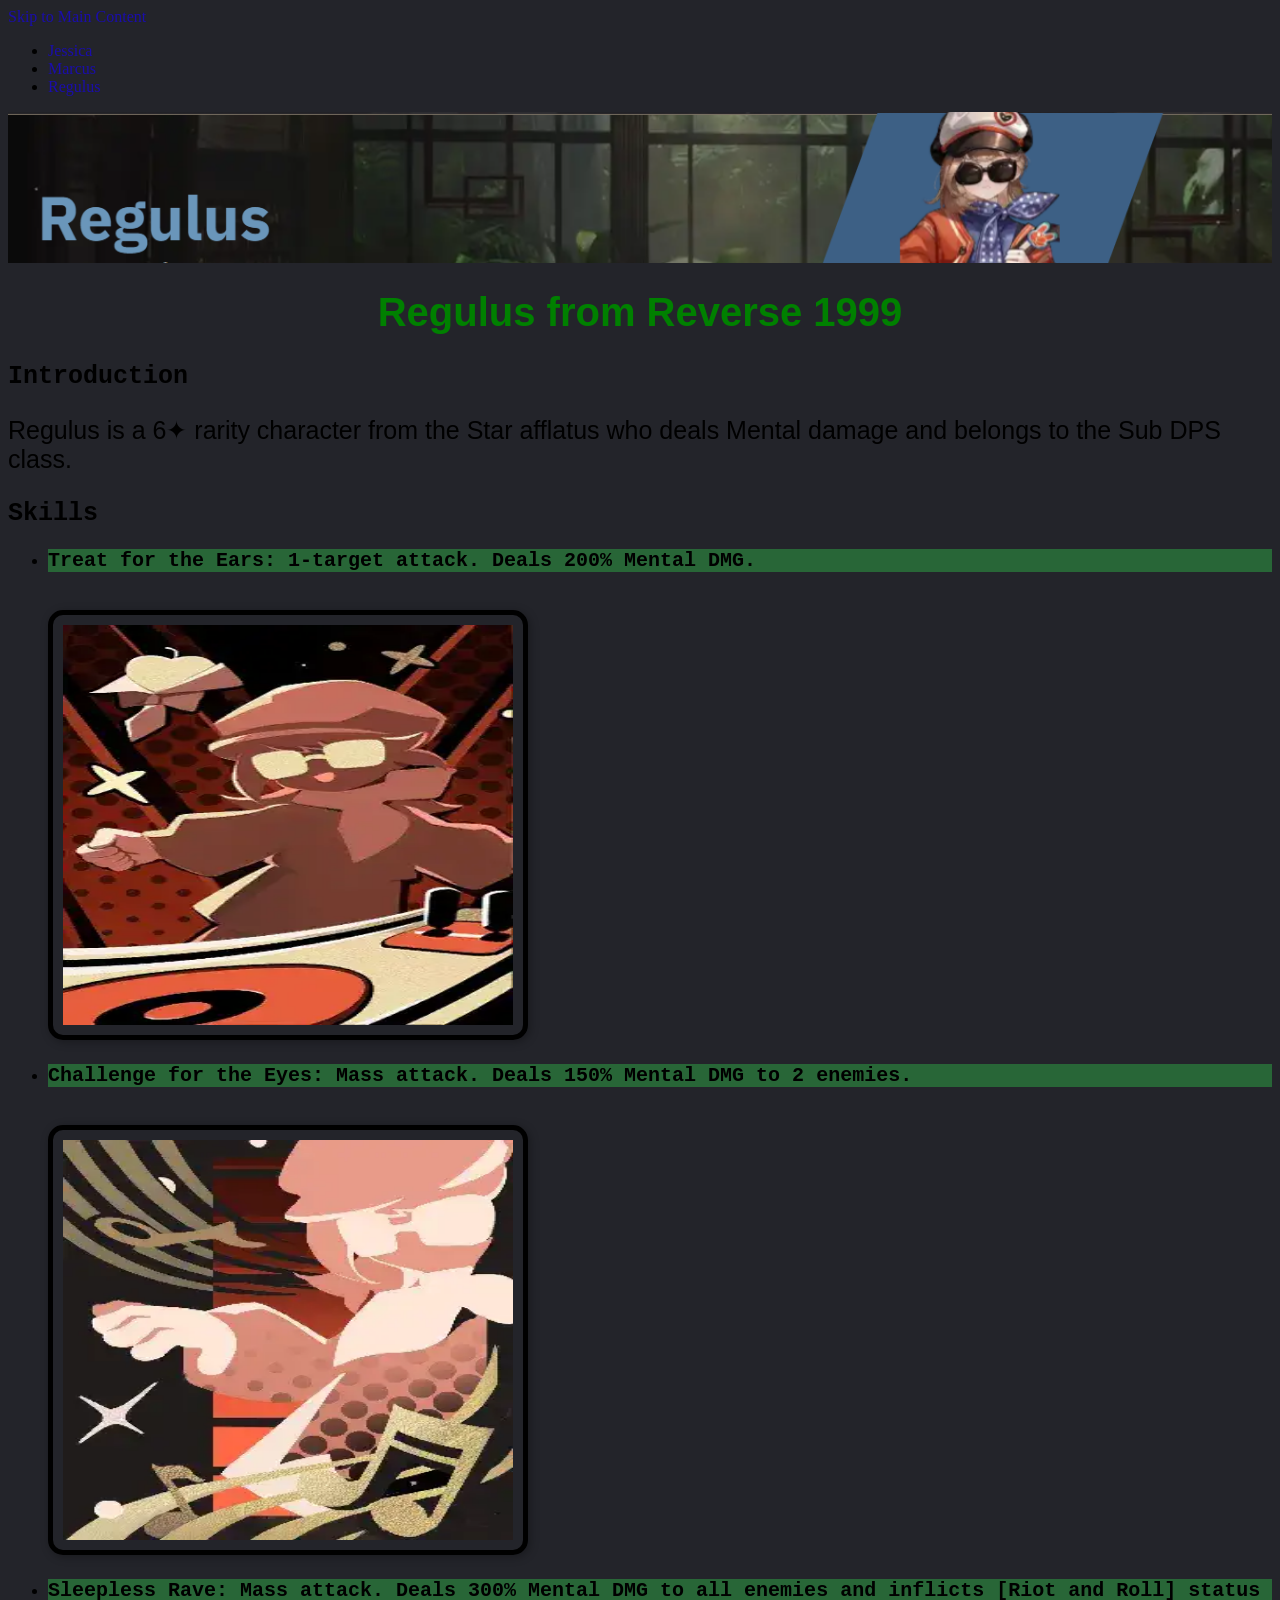
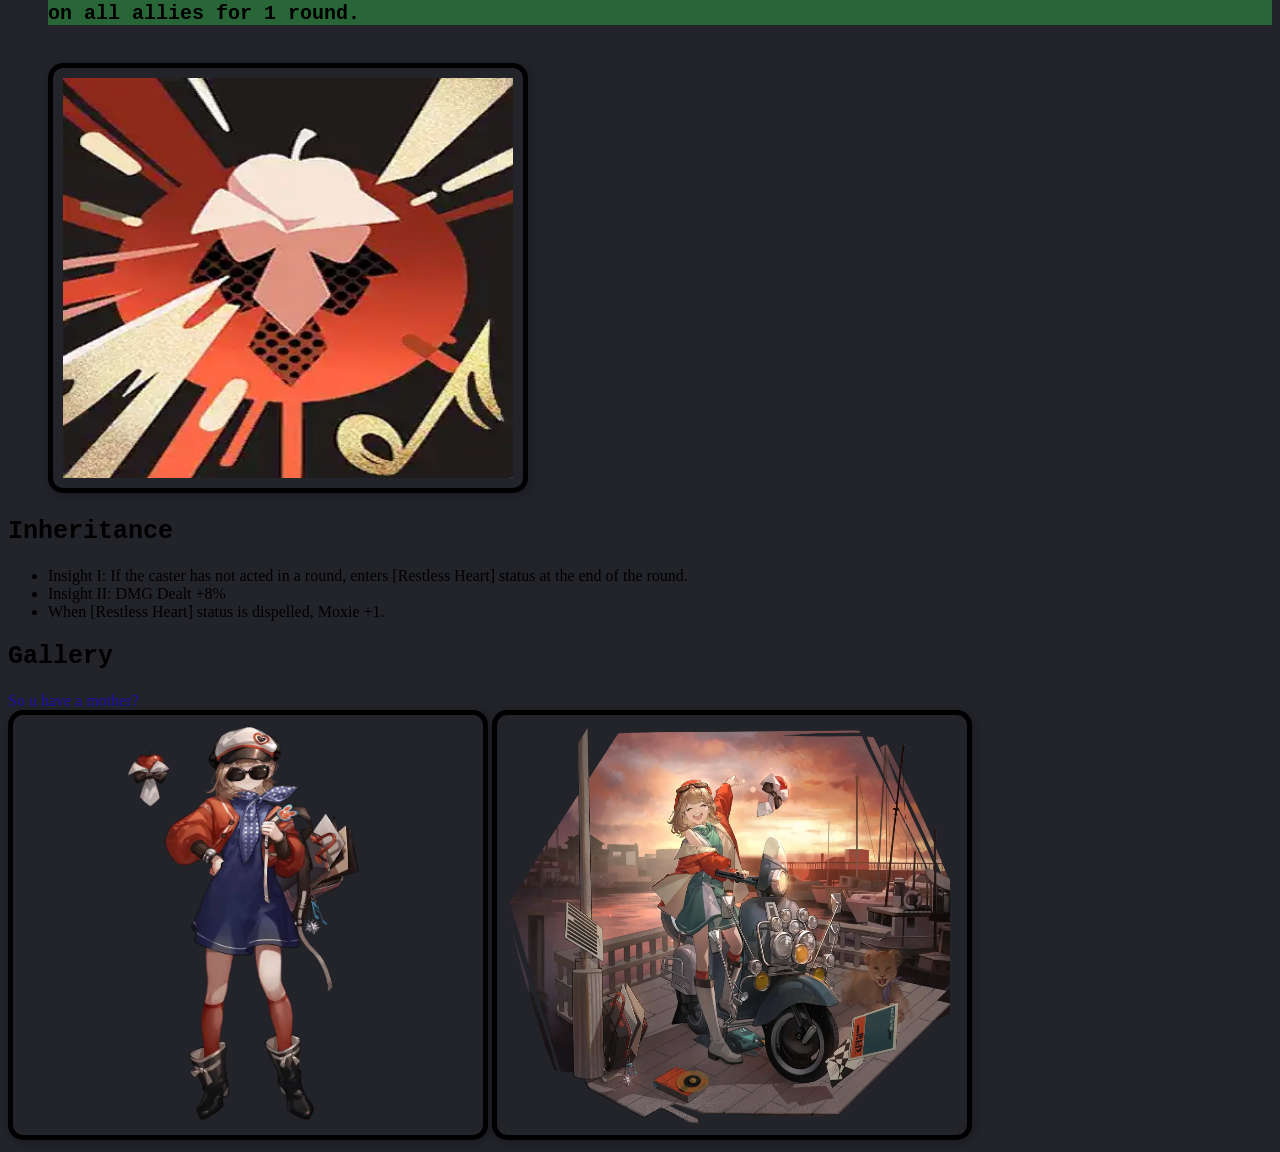
<file: regulus.html>
<!DOCTYPE html>
<html lang="en">
<head>
    <meta charset="UTF-8">
    <meta name="viewport" content="width=device-width, initial-scale=1.0">
    <title>Regulus info</title>
    <link rel="stylesheet" href="style.css">
</head>
<body>
    <a href="#main-content">Skip to Main Content</a>
    <header>
        <nav>
            <ul>
              <li><a href="index.html">Jessica</a></li>
              <li><a href="marcus.html">Marcus</a></li>
              <li><a href="regulus.html">Regulus</a></li>
            </ul>
          </nav>
    </header>
    <main  id="main-content">
        <img src="images/RegulusWallpaper.jpg" alt="Regulus image">
        <h1>Regulus from Reverse 1999</h1>
        
        <div>
            <h2>Introduction</h2>
            <p>Regulus is a 6✦ rarity character from the Star afflatus who deals Mental damage and belongs to the Sub DPS class.</p>
        </div>
        
        <div>
            <h2>Skills</h2>
            <ul>
                <li>
                    <h3>
                        Treat for the Ears: 1-target attack. Deals 200% Mental DMG.
                    </h3>
                    <br>
                    <img src="images/reg1.jpg" alt="" >
                </li>                 
                <li>
                    <h3>
                        Challenge for the Eyes: Mass attack. Deals 150% Mental DMG to 2 enemies.
                    </h3>
                    <br>
                    <img src="images/reg2.jpg" alt="" >
                </li>
                <li>
                    <h3>
                        Sleepless Rave: Mass attack. Deals 300% Mental DMG to all enemies and inflicts [Riot and Roll] status on all allies for 1 round.
                    </h3>
                    <br>
                    <img src="images/reg3.jpg" alt="" >
                </li>
            </ul>
        </div>
        
        <div>
            <h2>Inheritance</h2>
            <ul>
                <li>Insight I: If the caster has not acted in a round, enters [Restless Heart] status at the end of the round.</li>
                <li>Insight II: DMG Dealt +8%</li>
                <li>When [Restless Heart] status is dispelled, Moxie +1.</li>
            </ul>
        </div>

        <div>             
            <h2>Gallery</h2>
            <a href="https://www.youtube.com/watch?v=WGw6HA7PFKY">So u have a mother?</a>
            
                    <br>
                    <img src="images/i0regulus.jpg" alt="" >
                
                
                    
                    <img src="images/i2regulus.jpg" alt="" >
                
                
            
        </div>
    </main>
</body>
</html>
</file>
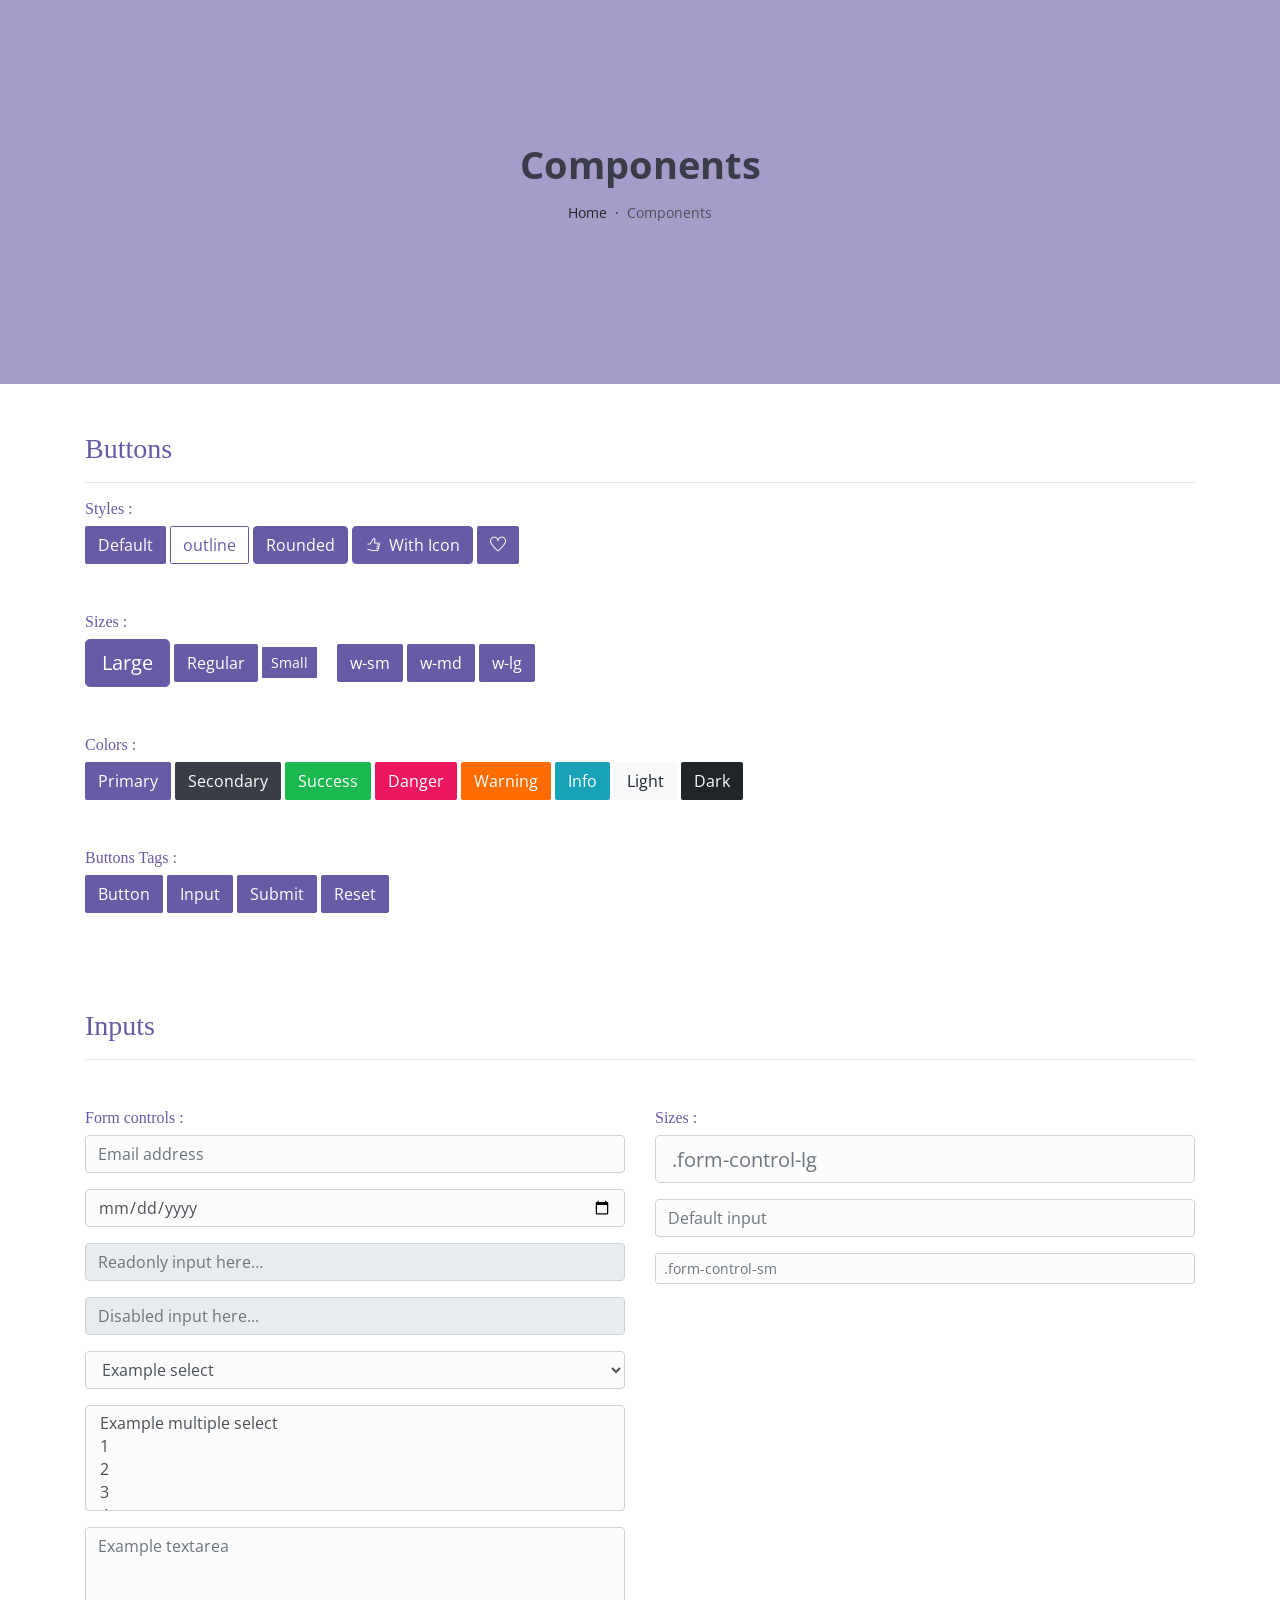
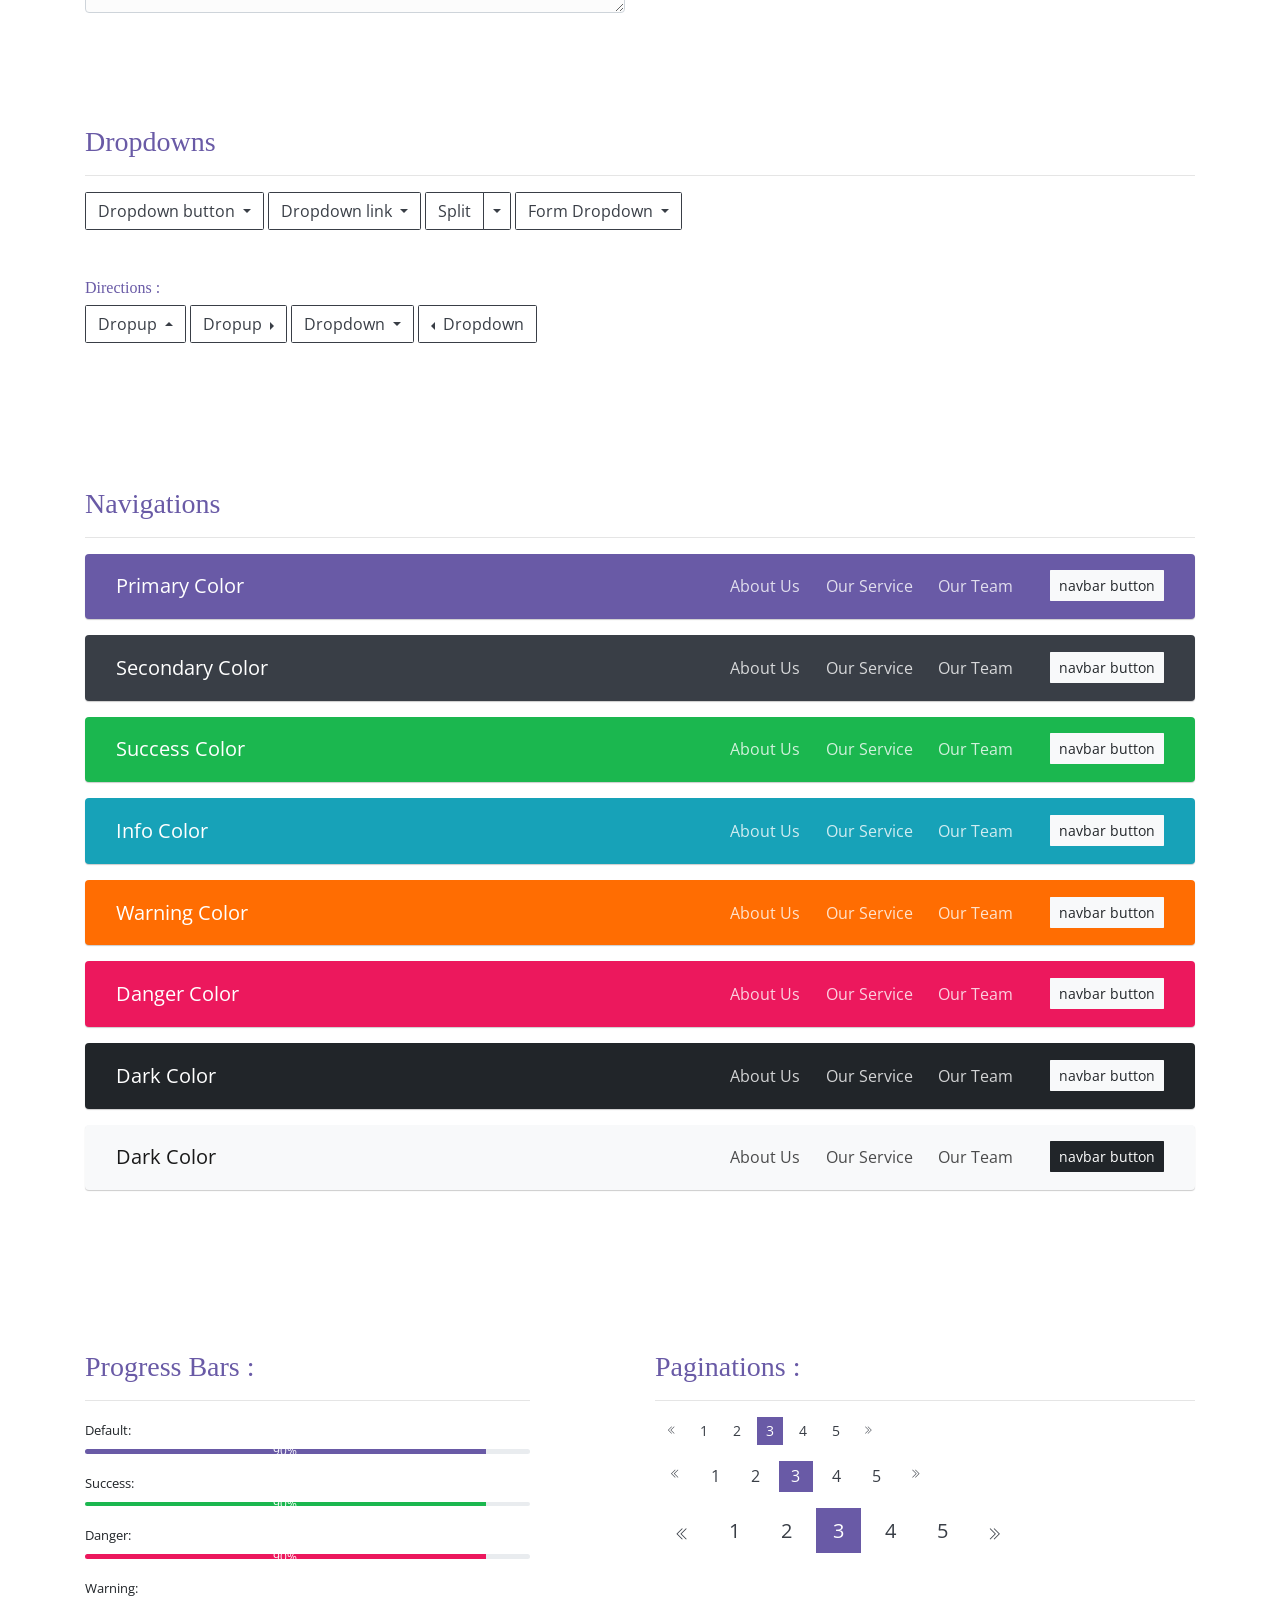
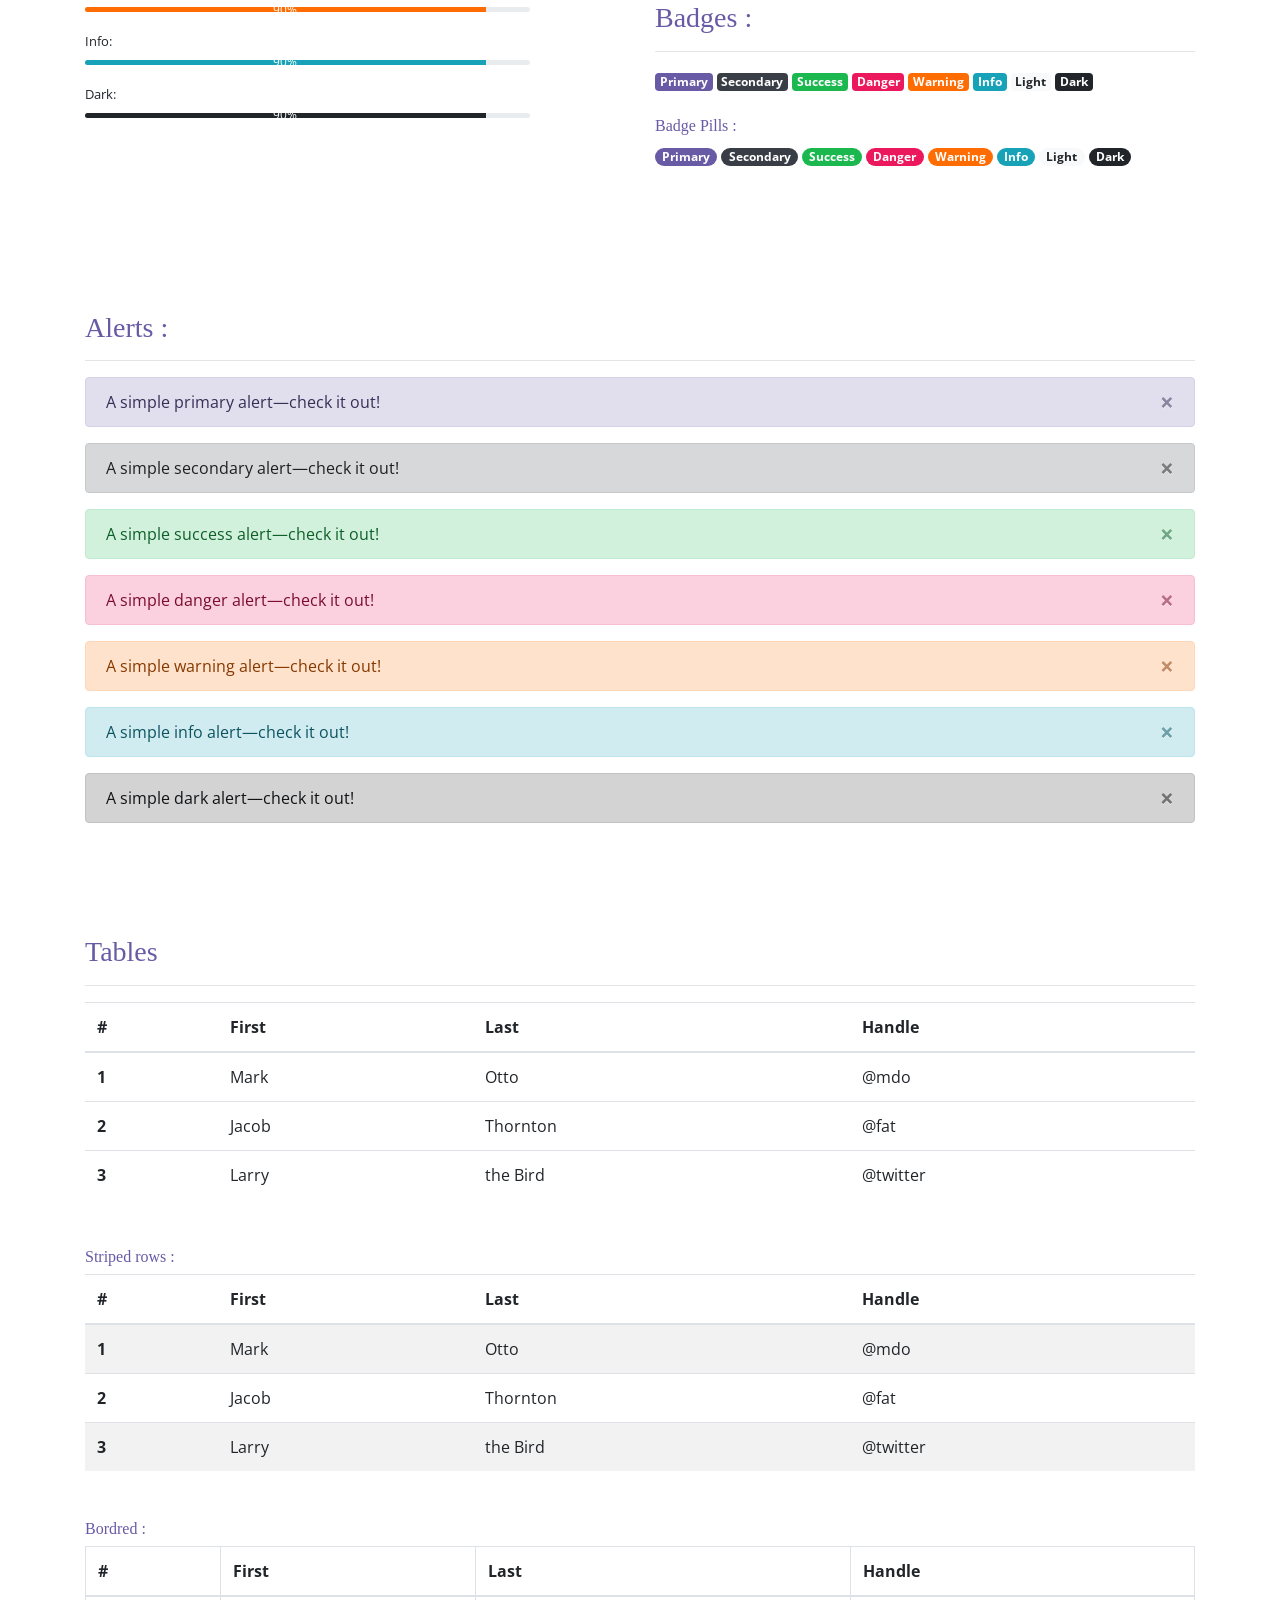
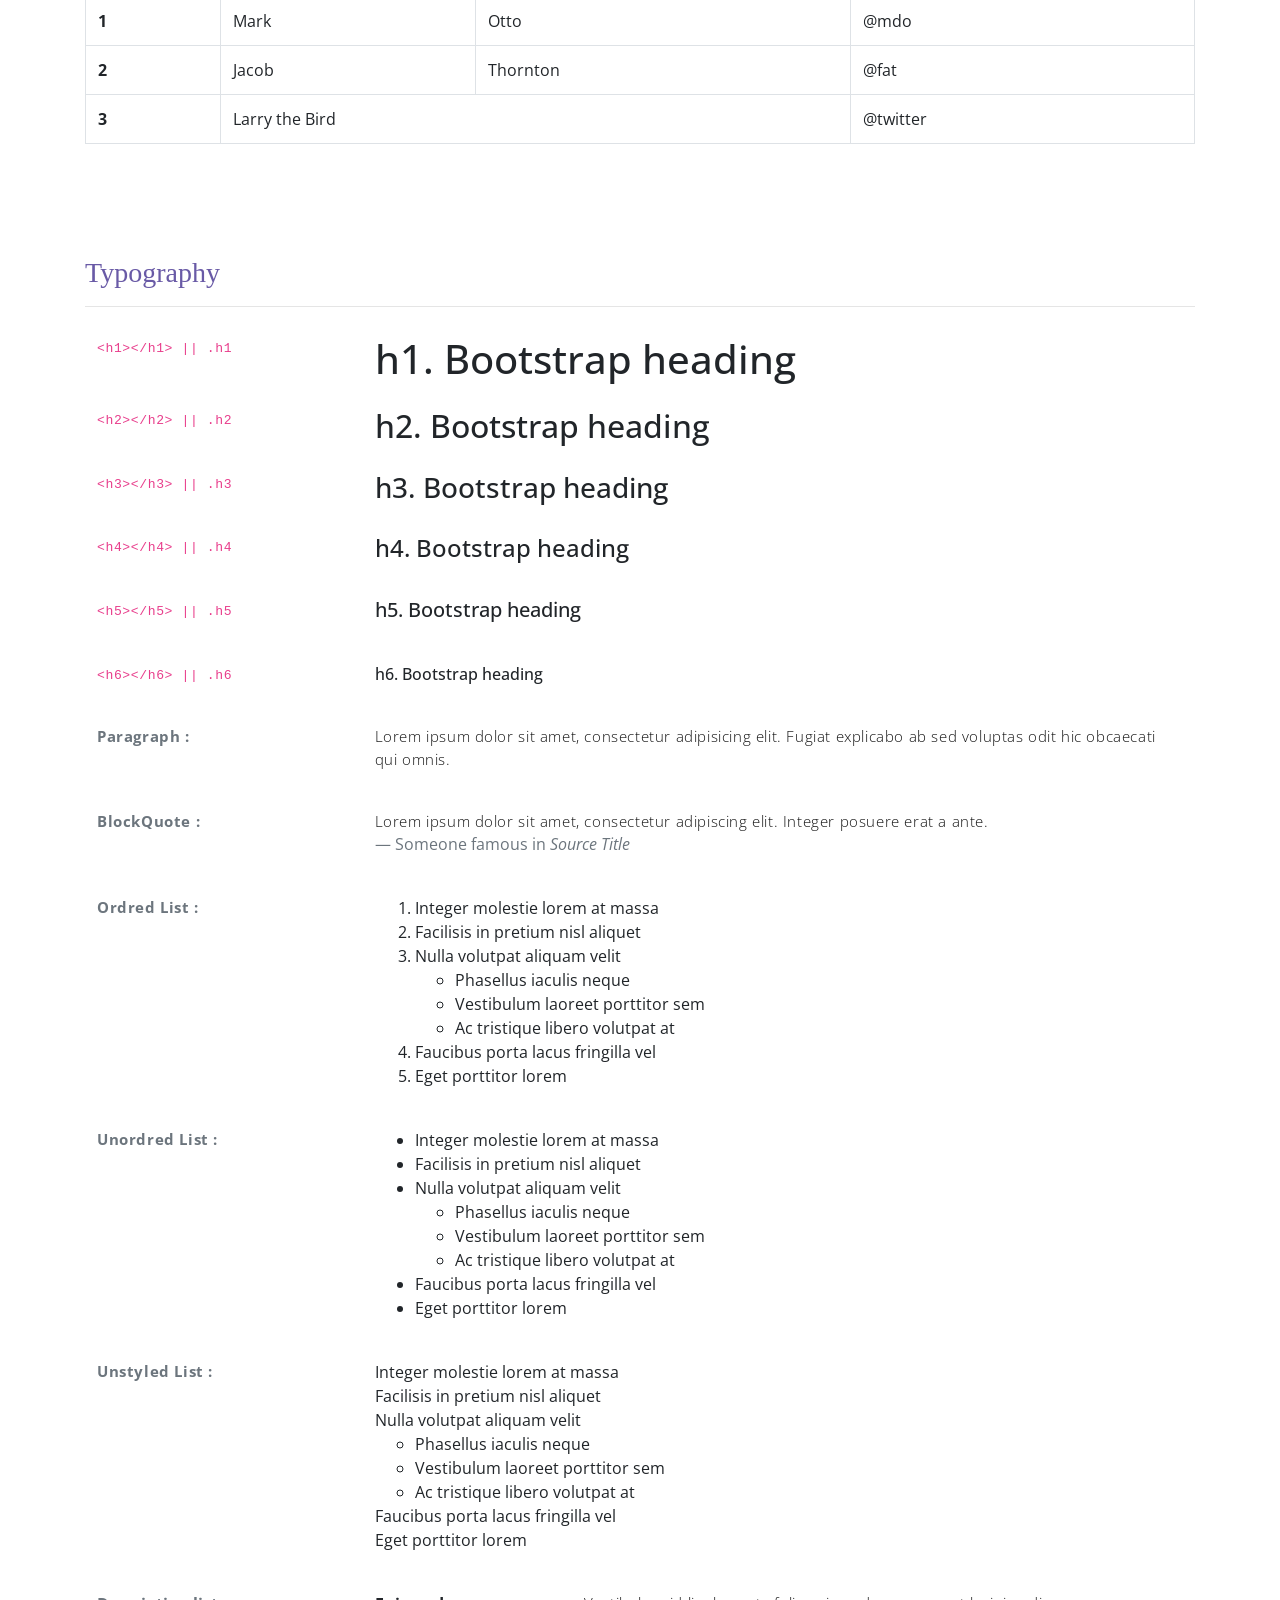
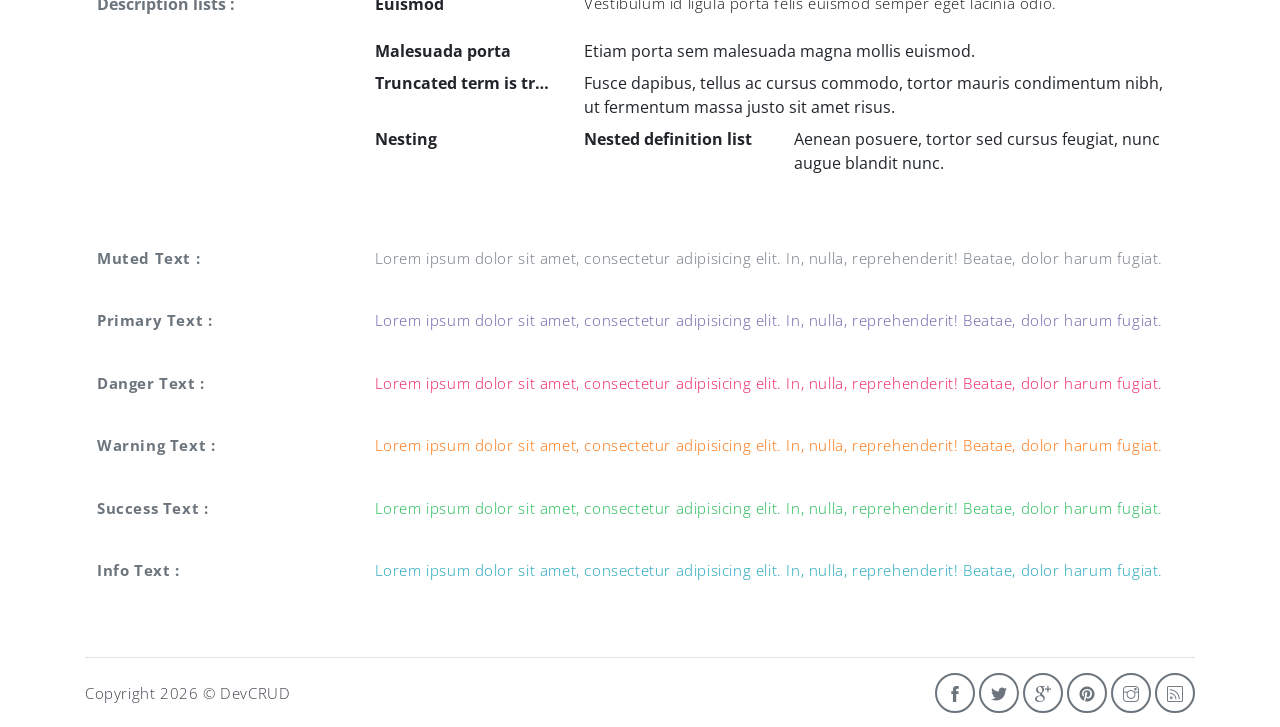
<file: public_html/components.html>
<!DOCTYPE html>
<html lang="en">
<head>
   <meta charset="utf-8">
   <meta name="viewport" content="width=device-width, initial-scale=1, shrink-to-fit=no">
   <meta name="description" content="Start your development with Meyawo landing page.">
   <meta name="author" content="Devcrud">
   <title>Meyawo Landing page | Components</title>
   <!-- font icons -->
   <link rel="stylesheet" href="assets/vendors/themify-icons/css/themify-icons.css">
   <!-- Bootstrap + Steller  -->
   <link rel="stylesheet" href="assets/css/meyawo.css">
</head>
<body>

   <!-- Page Header -->
   <header class="header header-mini"> 
      <div class="header-title">Components</div> 
      <nav aria-label="breadcrumb">
         <ol class="breadcrumb">
            <li class="breadcrumb-item"><a href="/">Home</a></li>
            <li class="breadcrumb-item active" aria-current="page">Components</li>
         </ol>
      </nav>
   </header> <!-- End Of Page Header -->

   <!-- main content -->
   <div class="container">

      <!-- Buttons -->
      <h3 class="mt-5">Buttons</h3>
      <hr>
      <h6 class="section-secondary-title">Styles :</h6>
      <button class="btn btn-primary">Default</button>
      <button class="btn btn-outline-primary">outline</button>
      <button class="btn btn-primary rounded">Rounded</button>
      <button class="btn btn-primary rounded"><i class="ti-thumb-up pr-1"></i> With Icon</button>
      <button class="btn btn-primary circle"><i class="ti-heart"></i></button>

      <h6 class="section-secondary-title mt-5">Sizes :</h6>
      <button class="btn btn-primary btn-lg">Large</button>
      <button class="btn btn-primary ">Regular</button>
      <button class="btn btn-primary btn-sm">Small</button>
      <button class="btn btn-primary w-sm ml-3">w-sm</button>
      <button class="btn btn-primary w-md">w-md</button>
      <button class="btn btn-primary w-lg">w-lg</button>

      <h6 class="section-secondary-title mt-5">Colors :</h6>          
      <button type="button" class="btn btn-primary">Primary</button>
      <button type="button" class="btn btn-secondary">Secondary</button>
      <button type="button" class="btn btn-success">Success</button>
      <button type="button" class="btn btn-danger">Danger</button>
      <button type="button" class="btn btn-warning">Warning</button>
      <button type="button" class="btn btn-info">Info</button>
      <button type="button" class="btn btn-light">Light</button>
      <button type="button" class="btn btn-dark">Dark</button>

      <h6 class="section-secondary-title mt-5">Buttons Tags :</h6>
      <button class="btn btn-primary" type="submit">Button</button>
      <input class="btn btn-primary" type="button" value="Input">
      <input class="btn btn-primary" type="submit" value="Submit">
      <input class="btn btn-primary" type="reset" value="Reset">
      
      <!-- devider -->
      <div class="py-5"></div>

      <!-- Inputs -->
      <h3>Inputs</h3>
      <hr>
      <div class="row mt-5">
         <div class="col-md-6">
            <h6 class="section-secondary-title">Form controls :</h6>        
            <div class="form-group">
               <input type="email" class="form-control" id="exampleFormControlInput1" placeholder="Email address">
            </div>
            <div class="form-group">
               <input type="date" class="form-control" id="exampleFormControlInput1" placeholder="Date">
            </div>
            <div class="form-group">
               <input class="form-control" type="text" placeholder="Readonly input here…" readonly>
            </div>
            <div class="form-group">
               <input class="form-control" id="disabledInput" type="text" placeholder="Disabled input here..." disabled>
            </div>
            <div class="form-group">
               <select class="form-control" id="exampleFormControlSelect1">
                  <option>Example select</option>
                  <option>1</option>
                  <option>2</option>
                  <option>3</option>
                  <option>4</option>
                  <option>5</option>
               </select>
            </div>
            <div class="form-group">
               <select multiple class="form-control" id="exampleFormControlSelect2">
                  <option>Example multiple select</option>
                  <option>1</option>
                  <option>2</option>
                  <option>3</option>
                  <option>4</option>
                  <option>5</option>
               </select>
            </div>
            <div class="form-group">
               <textarea class="form-control" id="exampleFormControlTextarea1" rows="3" placeholder="Example textarea"></textarea>
            </div>
         </div>
         <div class="col-md-6">
            <h6 class="section-secondary-title">Sizes :</h6>    
            <div class="form-group">
               <input class="form-control form-control-lg" type="text" placeholder=".form-control-lg">             
            </div>
            <div class="form-group">
               <input class="form-control" type="text" placeholder="Default input">
            </div>
            <div class="form-group">
               <input class="form-control form-control-sm" type="text" placeholder=".form-control-sm"> 
            </div>
         </div>
      </div> <!-- end of inputs -->   

      <!-- devider -->
      <div class="py-5"></div>             

      <!-- Dropdowns -->
      <h3 class="components-section-title font-weight-normal">Dropdowns</h3>
      <hr>
      <div class="dropdown d-inline-block">
         <button class="btn btn-outline-secondary dropdown-toggle" type="button" id="dropdownMenuButton" data-toggle="dropdown" aria-haspopup="true" aria-expanded="false">
         Dropdown button
         </button>
         <div class="dropdown-menu" aria-labelledby="dropdownMenuButton">
         <a class="dropdown-item" href="#">Action</a>
         <a class="dropdown-item" href="#">Another action</a>
         <a class="dropdown-item" href="#">Something else here</a>
         </div>
      </div>
      <div class="dropdown d-inline-block">
         <a class="btn btn-outline-secondary dropdown-toggle" href="#" role="button" id="dropdownMenuLink" data-toggle="dropdown" aria-haspopup="true" aria-expanded="false">
            Dropdown link
         </a>
         <div class="dropdown-menu" aria-labelledby="dropdownMenuLink">
            <a class="dropdown-item" href="#">Action</a>
            <a class="dropdown-item" href="#">Another action</a>
            <a class="dropdown-item" href="#">Something else here</a>
         </div>
      </div>
      <div class="btn-group">
         <button type="button" class="btn btn-outline-secondary">Split</button>
         <button type="button" class="btn btn-outline-secondary dropdown-toggle dropdown-toggle-split" data-toggle="dropdown" aria-haspopup="true" aria-expanded="false">
         <span class="sr-only">Toggle Dropdown</span>
         </button>
         <div class="dropdown-menu">
            <a class="dropdown-item" href="#">Action</a>
            <a class="dropdown-item" href="#">Another action</a>
            <a class="dropdown-item" href="#">Something else here</a>
            <div class="dropdown-divider"></div>
            <a class="dropdown-item" href="#">Separated link</a>
         </div>
      </div>
      <div class="btn-group">
         <button class="btn btn-outline-secondary dropdown-toggle" type="button" id="dropdownMenuButton" data-toggle="dropdown" aria-haspopup="true" aria-expanded="false">
            Form Dropdown
         </button>
         <div class="dropdown-menu form">
            <form class="px-4 py-3">
               <div class="form-group">
                  <input type="email" class="form-control" id="exampleDropdownFormEmail1" placeholder="email@example.com">
               </div>
               <div class="form-group">
                  <input type="password" class="form-control" id="exampleDropdownFormPassword1" placeholder="Password">
               </div>
               <div class="form-check mb-3">
                  <input type="checkbox" class="form-check-input" id="dropdownCheck">
                  <label class="form-check-label" for="dropdownCheck">
                     Remember me
                  </label>
               </div>
               <button type="submit" class="btn btn-primary btn-block">Sign in</button>
            </form>
            <div class="dropdown-divider"></div>
            <a class="dropdown-item" href="#"><small>New around here? Sign up</small></a>
            <a class="dropdown-item" href="#"><small>Forgot password?</small></a>
         </div>
      </div>       
      <h6 class="section-secondary-title mt-5">Directions :</h6>  
      <div class="btn-group dropup">
         <button type="button" class="btn btn-outline-secondary dropdown-toggle" data-toggle="dropdown" aria-haspopup="true" aria-expanded="false">
            Dropup
         </button>
         <div class="dropdown-menu">
            <a class="dropdown-item" href="#">Action</a>
            <a class="dropdown-item" href="#">Another action</a>
            <a class="dropdown-item" href="#">Something else here</a>
            <div class="dropdown-divider"></div>
            <a class="dropdown-item" href="#">Separated link</a>
         </div>
      </div>
      <div class="btn-group dropright">
         <button type="button" class="btn btn-outline-secondary dropdown-toggle" data-toggle="dropdown" aria-haspopup="true" aria-expanded="false">
            Dropup
         </button>
         <div class="dropdown-menu">
            <a class="dropdown-item" href="#">Action</a>
            <a class="dropdown-item" href="#">Another action</a>
            <a class="dropdown-item" href="#">Something else here</a>
            <div class="dropdown-divider"></div>
            <a class="dropdown-item" href="#">Separated link</a>
         </div>
      </div>
      <div class="btn-group">
         <button type="button" class="btn btn-outline-secondary dropdown-toggle" data-toggle="dropdown" aria-haspopup="true" aria-expanded="false">
            Dropdown
         </button>
         <div class="dropdown-menu">
            <a class="dropdown-item" href="#">Action</a>
            <a class="dropdown-item" href="#">Another action</a>
            <a class="dropdown-item" href="#">Something else here</a>
            <div class="dropdown-divider"></div>
            <a class="dropdown-item" href="#">Separated link</a>
         </div>
      </div>
      <div class="btn-group dropleft">
         <button type="button" class="btn btn-outline-secondary dropdown-toggle" data-toggle="dropdown" aria-haspopup="true" aria-expanded="false">
            Dropdown
         </button>
         <div class="dropdown-menu">
            <a class="dropdown-item" href="#">Action</a>
            <a class="dropdown-item" href="#">Another action</a>
            <a class="dropdown-item" href="#">Something else here</a>
            <div class="dropdown-divider"></div>
            <a class="dropdown-item" href="#">Separated link</a>
         </div>
      </div> <!-- end of Dropdowns -->  

      <!-- devider -->
      <div class="py-5"></div>   

      <!-- navbars -->
      <h3 class="components-section-title font-weight-normal mt-5">Navigations</h3>
      <hr>
      <nav class="navbar navbar-expand-sm navbar-dark bg-primary rounded shadow mb-3">
         <div class="container">
            <a class="navbar-brand" href="#">Primary Color</a>
            <button class="navbar-toggler ml-auto" type="button" data-toggle="collapse" data-target="#navbarSupportedContent" aria-controls="navbarSupportedContent" aria-expanded="false" aria-label="Toggle navigation">
            <span class="navbar-toggler-icon"></span>
            </button>
            <div class="collapse navbar-collapse" id="navbarSupportedContent">
               <ul class="navbar-nav ml-auto"> 
                  <li class="nav-item">
                     <a class="nav-link" href="#about">About Us</a>
                  </li>
                  <li class="nav-item">
                     <a class="nav-link" href="#service">Our Service</a>
                  </li>
                  <li class="nav-item">
                     <a class="nav-link" href="#team">Our Team</a>
                  </li>
                  <li class="nav-item">
                     <a href="#book-table" class="ml-4 mt-1 btn btn-light btn-sm">navbar button</a>
                  </li>
               </ul>                       
            </div>
         </div>
      </nav>
      <nav class="navbar navbar-expand-sm navbar-dark bg-secondary rounded shadow mb-3">
         <div class="container">
            <a class="navbar-brand" href="#">Secondary Color</a>
            <button class="navbar-toggler ml-auto" type="button" data-toggle="collapse" data-target="#navbarSupportedContent" aria-controls="navbarSupportedContent" aria-expanded="false" aria-label="Toggle navigation">
            <span class="navbar-toggler-icon"></span>
            </button>
            <div class="collapse navbar-collapse" id="navbarSupportedContent">
               <ul class="navbar-nav ml-auto"> 
                  <li class="nav-item">
                     <a class="nav-link" href="#about">About Us</a>
                  </li>
                  <li class="nav-item">
                     <a class="nav-link" href="#service">Our Service</a>
                  </li>
                  <li class="nav-item">
                     <a class="nav-link" href="#team">Our Team</a>
                  </li>
                  <li class="nav-item">
                     <a href="#book-table" class="ml-4 mt-1 btn btn-light btn-sm">navbar button</a>
                  </li>
               </ul>                       
            </div>
         </div>
      </nav>
      <nav class="navbar navbar-expand-sm navbar-dark bg-success rounded shadow mb-3">
         <div class="container">
            <a class="navbar-brand" href="#">Success Color</a>
            <button class="navbar-toggler ml-auto" type="button" data-toggle="collapse" data-target="#navbarSupportedContent" aria-controls="navbarSupportedContent" aria-expanded="false" aria-label="Toggle navigation">
            <span class="navbar-toggler-icon"></span>
            </button>
            <div class="collapse navbar-collapse" id="navbarSupportedContent">
               <ul class="navbar-nav ml-auto"> 
                  <li class="nav-item">
                     <a class="nav-link" href="#about">About Us</a>
                  </li>
                  <li class="nav-item">
                     <a class="nav-link" href="#service">Our Service</a>
                  </li>
                  <li class="nav-item">
                     <a class="nav-link" href="#team">Our Team</a>
                  </li>
                  <li class="nav-item">
                     <a href="#book-table" class="ml-4 mt-1 btn btn-light btn-sm">navbar button</a>
                  </li>
               </ul>                       
            </div>
         </div>
      </nav>
      <nav class="navbar navbar-expand-sm navbar-dark bg-info rounded shadow mb-3">
         <div class="container">
            <a class="navbar-brand" href="#">Info Color</a>
            <button class="navbar-toggler ml-auto" type="button" data-toggle="collapse" data-target="#navbarSupportedContent" aria-controls="navbarSupportedContent" aria-expanded="false" aria-label="Toggle navigation">
            <span class="navbar-toggler-icon"></span>
            </button>
            <div class="collapse navbar-collapse" id="navbarSupportedContent">
               <ul class="navbar-nav ml-auto"> 
                  <li class="nav-item">
                     <a class="nav-link" href="#about">About Us</a>
                  </li>
                  <li class="nav-item">
                     <a class="nav-link" href="#service">Our Service</a>
                  </li>
                  <li class="nav-item">
                     <a class="nav-link" href="#team">Our Team</a>
                  </li>
                  <li class="nav-item">
                     <a href="#book-table" class="ml-4 mt-1 btn btn-light btn-sm">navbar button</a>
                  </li>
               </ul>                       
            </div>
         </div>
      </nav>
      <nav class="navbar navbar-expand-sm navbar-dark bg-warning rounded shadow mb-3">
         <div class="container">
            <a class="navbar-brand" href="#">Warning Color</a>
            <button class="navbar-toggler ml-auto" type="button" data-toggle="collapse" data-target="#navbarSupportedContent" aria-controls="navbarSupportedContent" aria-expanded="false" aria-label="Toggle navigation">
            <span class="navbar-toggler-icon"></span>
            </button>
            <div class="collapse navbar-collapse" id="navbarSupportedContent">
               <ul class="navbar-nav ml-auto"> 
                  <li class="nav-item">
                     <a class="nav-link" href="#about">About Us</a>
                  </li>
                  <li class="nav-item">
                     <a class="nav-link" href="#service">Our Service</a>
                  </li>
                  <li class="nav-item">
                     <a class="nav-link" href="#team">Our Team</a>
                  </li>
                  <li class="nav-item">
                     <a href="#book-table" class="ml-4 mt-1 btn btn-light btn-sm">navbar button</a>
                  </li>
               </ul>                       
            </div>
         </div>
      </nav>
      <nav class="navbar navbar-expand-sm navbar-dark bg-danger rounded shadow mb-3">
         <div class="container">
            <a class="navbar-brand" href="#">Danger Color</a>
            <button class="navbar-toggler ml-auto" type="button" data-toggle="collapse" data-target="#navbarSupportedContent" aria-controls="navbarSupportedContent" aria-expanded="false" aria-label="Toggle navigation">
            <span class="navbar-toggler-icon"></span>
            </button>
            <div class="collapse navbar-collapse" id="navbarSupportedContent">
               <ul class="navbar-nav ml-auto"> 
                  <li class="nav-item">
                     <a class="nav-link" href="#about">About Us</a>
                  </li>
                  <li class="nav-item">
                     <a class="nav-link" href="#service">Our Service</a>
                  </li>
                  <li class="nav-item">
                     <a class="nav-link" href="#team">Our Team</a>
                  </li>
                  <li class="nav-item">
                     <a href="#book-table" class="ml-4 mt-1 btn btn-light btn-sm">navbar button</a>
                  </li>
               </ul>                       
            </div>
         </div>
      </nav>
      <nav class="navbar navbar-expand-sm navbar-dark bg-dark rounded shadow mb-3">
         <div class="container">
            <a class="navbar-brand" href="#">Dark Color</a>
            <button class="navbar-toggler ml-auto" type="button" data-toggle="collapse" data-target="#navbarSupportedContent" aria-controls="navbarSupportedContent" aria-expanded="false" aria-label="Toggle navigation">
            <span class="navbar-toggler-icon"></span>
            </button>
            <div class="collapse navbar-collapse" id="navbarSupportedContent">
               <ul class="navbar-nav ml-auto"> 
                  <li class="nav-item">
                     <a class="nav-link" href="#about">About Us</a>
                  </li>
                  <li class="nav-item">
                     <a class="nav-link" href="#service">Our Service</a>
                  </li>
                  <li class="nav-item">
                     <a class="nav-link" href="#team">Our Team</a>
                  </li>
                  <li class="nav-item">
                     <a href="#book-table" class="ml-4 mt-1 btn btn-light btn-sm">navbar button</a>
                  </li>
               </ul>                       
            </div>
         </div>
      </nav>
      <nav class="navbar navbar-expand-sm navbar-light bg-light rounded shadow mb-3">
         <div class="container">
            <a class="navbar-brand" href="#">Dark Color</a>
            <button class="navbar-toggler ml-auto" type="button" data-toggle="collapse" data-target="#navbarSupportedContent" aria-controls="navbarSupportedContent" aria-expanded="false" aria-label="Toggle navigation">
            <span class="navbar-toggler-icon"></span>
            </button>
            <div class="collapse navbar-collapse" id="navbarSupportedContent">
               <ul class="navbar-nav ml-auto"> 
                  <li class="nav-item">
                     <a class="nav-link" href="#about">About Us</a>
                  </li>
                  <li class="nav-item">
                     <a class="nav-link" href="#service">Our Service</a>
                  </li>
                  <li class="nav-item">
                     <a class="nav-link" href="#team">Our Team</a>
                  </li>
                  <li class="nav-item">
                     <a href="#book-table" class="ml-4 mt-1 btn btn-dark btn-sm">navbar button</a>
                  </li>
               </ul>                       
            </div>
         </div>
      </nav>
      <!-- End of navbars -->

      <!-- devider -->
      <div class="py-5"></div>   
      
      <!-- progress bars -->
      <div class="row justify-content-between">
         <div class="col-md-5">
            <h3 class="components-section-title font-weight-normal mt-5">Progress Bars :</h3>
            <hr>
            <small>Default: </small>
            <div class="progress mt-2 mb-3">
               <div class="progress-bar" role="progressbar" style="width: 90%" aria-valuenow="25" aria-valuemin="0" aria-valuemax="100"><span>90%</span></div>
            </div>
            <small>Success:</small>
            <div class="progress mt-2 mb-3">
               <div class="progress-bar bg-success" role="progressbar" style="width: 90%" aria-valuenow="25" aria-valuemin="0" aria-valuemax="100"><span>90%</span></div>
            </div>
            <small>Danger:</small>
            <div class="progress mt-2 mb-3">
               <div class="progress-bar bg-danger" role="progressbar" style="width: 90%" aria-valuenow="25" aria-valuemin="0" aria-valuemax="100"><span>90%</span></div>
            </div>
            <small>Warning:</small>
            <div class="progress mt-2 mb-3">
               <div class="progress-bar bg-warning" role="progressbar" style="width: 90%" aria-valuenow="25" aria-valuemin="0" aria-valuemax="100"><span>90%</span></div>
            </div>
            <small>Info:</small>
            <div class="progress mt-2 mb-3">
               <div class="progress-bar bg-info" role="progressbar" style="width: 90%" aria-valuenow="25" aria-valuemin="0" aria-valuemax="100"><span>90%</span></div>
            </div>
            <small>Dark:</small>
            <div class="progress mt-2 mb-3">
               <div class="progress-bar bg-dark" role="progressbar" style="width: 90%" aria-valuenow="25" aria-valuemin="0" aria-valuemax="100"><span>90%</span></div>
            </div>
         </div>
         <div class="col-md-6">
            <h3 class="components-section-title font-weight-normal mt-5">Paginations :</h3>
            <hr>
            <nav aria-label="Page navigation example">
               <ul class="pagination pagination-sm">
                  <li class="page-item"><a class="page-link" href="#"><i class="ti-angle-double-left"></i></a></li>
                  <li class="page-item"><a class="page-link" href="#">1</a></li>
                  <li class="page-item"><a class="page-link" href="#">2</a></li>
                  <li class="page-item active"><a class="page-link" href="#">3</a></li>
                  <li class="page-item"><a class="page-link" href="#">4</a></li>
                  <li class="page-item"><a class="page-link" href="#">5</a></li>
                  <li class="page-item"><a class="page-link" href="#"><i class="ti-angle-double-right"></i></a></li>
               </ul>
            </nav>
            <nav aria-label="Page navigation example">
               <ul class="pagination">
               <li class="page-item"><a class="page-link" href="#"><i class="ti-angle-double-left"></i></a></li>
                  <li class="page-item"><a class="page-link" href="#">1</a></li>
                  <li class="page-item"><a class="page-link" href="#">2</a></li>
                  <li class="page-item active"><a class="page-link" href="#">3</a></li>
                  <li class="page-item"><a class="page-link" href="#">4</a></li>
                  <li class="page-item"><a class="page-link" href="#">5</a></li>
                  <li class="page-item"><a class="page-link" href="#"><i class="ti-angle-double-right"></i></a></li>
               </ul>
            </nav>
            <nav aria-label="Page navigation example">
               <ul class="pagination pagination-lg">
                  <li class="page-item"><a class="page-link" href="#"><i class="ti-angle-double-left"></i></a></li>
                  <li class="page-item"><a class="page-link" href="#">1</a></li>
                  <li class="page-item"><a class="page-link" href="#">2</a></li>
                  <li class="page-item active"><a class="page-link" href="#">3</a></li>
                  <li class="page-item"><a class="page-link" href="#">4</a></li>
                  <li class="page-item"><a class="page-link" href="#">5</a></li>
                  <li class="page-item"><a class="page-link" href="#"><i class="ti-angle-double-right"></i></a></li>
               </ul>
            </nav>

            <!-- Badges -->
            <h3 class="components-section-title font-weight-normal mt-5">Badges :</h3>
            <hr>
            <span class="badge badge-primary">Primary</span>
            <span class="badge badge-secondary">Secondary</span>
            <span class="badge badge-success">Success</span>
            <span class="badge badge-danger">Danger</span>
            <span class="badge badge-warning">Warning</span>
            <span class="badge badge-info">Info</span>
            <span class="badge badge-light">Light</span>
            <span class="badge badge-dark">Dark</span>
            <h6 class="section-secondary-title mt-4 mb-2">Badge Pills :</h6>
            <span class="badge badge-pill badge-primary">Primary</span>
            <span class="badge badge-pill badge-secondary">Secondary</span>
            <span class="badge badge-pill badge-success">Success</span>
            <span class="badge badge-pill badge-danger">Danger</span>
            <span class="badge badge-pill badge-warning">Warning</span>
            <span class="badge badge-pill badge-info">Info</span>
            <span class="badge badge-pill badge-light">Light</span>
            <span class="badge badge-pill badge-dark">Dark</span>
         </div>
      </div> <!-- End of Progress bars -->

      <!-- devider -->
      <div class="py-5"></div>  

      <!-- Alerts -->
      <h3 class="components-section-title font-weight-normal mt-5">Alerts :</h3>
      <hr>
      <div class="alert alert-primary alert-dismissible fade show" role="alert">
         A simple primary alert—check it out!
         <button type="button" class="close" data-dismiss="alert" aria-label="Close">
            <span aria-hidden="true">&times;</span>
         </button>
      </div>
      <div class="alert alert-secondary alert-dismissible fade show" role="alert">
         A simple secondary alert—check it out!
         <button type="button" class="close" data-dismiss="alert" aria-label="Close">
            <span aria-hidden="true">&times;</span>
         </button>
      </div>
      <div class="alert alert-success alert-dismissible fade show" role="alert">
         A simple success alert—check it out!
         <button type="button" class="close" data-dismiss="alert" aria-label="Close">
            <span aria-hidden="true">&times;</span>
         </button>
      </div>
      <div class="alert alert-danger alert-dismissible fade show" role="alert">
         A simple danger alert—check it out!
         <button type="button" class="close" data-dismiss="alert" aria-label="Close">
            <span aria-hidden="true">&times;</span>
         </button>
      </div>
      <div class="alert alert-warning alert-dismissible fade show" role="alert">
         A simple warning alert—check it out!
         <button type="button" class="close" data-dismiss="alert" aria-label="Close">
            <span aria-hidden="true">&times;</span>
         </button>
      </div>
      <div class="alert alert-info alert-dismissible fade show" role="alert">
         A simple info alert—check it out!
         <button type="button" class="close" data-dismiss="alert" aria-label="Close">
            <span aria-hidden="true">&times;</span>
         </button>
      </div>
      <div class="alert alert-dark alert-dismissible fade show" role="alert">
         A simple dark alert—check it out!
         <button type="button" class="close" data-dismiss="alert" aria-label="Close">
            <span aria-hidden="true">&times;</span>
         </button>
      </div>
      <!-- end of alerts -->

      <!-- devider -->
      <div class="py-5"></div> 
   
      <!-- tables -->
      <h3 class="components-section-title">Tables</h3>
      <hr>
      <table class="table">
         <thead>
            <tr>
               <th scope="col">#</th>
               <th scope="col">First</th>
               <th scope="col">Last</th>
               <th scope="col">Handle</th>
            </tr>
         </thead>
         <tbody>
            <tr>
               <th scope="row">1</th>
               <td>Mark</td>
               <td>Otto</td>
               <td>@mdo</td>
            </tr>
            <tr>
               <th scope="row">2</th>
               <td>Jacob</td>
               <td>Thornton</td>
               <td>@fat</td>
            </tr>
            <tr>
               <th scope="row">3</th>
               <td>Larry</td>
               <td>the Bird</td>
               <td>@twitter</td>
            </tr>
         </tbody>
      </table>

      <h6 class="section-secondary-title mt-5">Striped rows :</h6>
      <table class="table table-striped">
         <thead>
            <tr>
               <th scope="col">#</th>
               <th scope="col">First</th>
               <th scope="col">Last</th>
               <th scope="col">Handle</th>
            </tr>
         </thead>
         <tbody>
            <tr>
               <th scope="row">1</th>
               <td>Mark</td>
               <td>Otto</td>
               <td>@mdo</td>
            </tr>
            <tr>
               <th scope="row">2</th>
               <td>Jacob</td>
               <td>Thornton</td>
               <td>@fat</td>
            </tr>
            <tr>
               <th scope="row">3</th>
               <td>Larry</td>
               <td>the Bird</td>
               <td>@twitter</td>
            </tr>
         </tbody>
      </table>

      <h6 class="section-secondary-title mt-5">Bordred :</h6>
      <table class="table table-bordered">
         <thead>
            <tr>
               <th scope="col">#</th>
               <th scope="col">First</th>
               <th scope="col">Last</th>
               <th scope="col">Handle</th>
            </tr>
         </thead>
         <tbody>
            <tr>
               <th scope="row">1</th>
               <td>Mark</td>
               <td>Otto</td>
               <td>@mdo</td>
            </tr>
            <tr>
               <th scope="row">2</th>
               <td>Jacob</td>
               <td>Thornton</td>
               <td>@fat</td>
            </tr>
            <tr>
               <th scope="row">3</th>
               <td colspan="2">Larry the Bird</td>
               <td>@twitter</td>
            </tr>
         </tbody>
      </table>
      <!-- end of tables -->

      <!-- devider -->
      <div class="py-5"></div> 

      <!-- typography -->
      <h3 class="components-section-title">Typography</h3>
      <hr>
      <table class="table table-borderless v-align-center">
         <tbody>
            <tr>
               <td>
                  <p><code class="highlighter-rouge">&lt;h1&gt;&lt;/h1&gt; || .h1</code></p>
               </td>
               <td class="w-75"><span class="h1">h1. Bootstrap heading</span></td>
            </tr>
            <tr>
               <td>
                  <p><code class="highlighter-rouge">&lt;h2&gt;&lt;/h2&gt; || .h2</code></p>
               </td>
               <td><span class="h2">h2. Bootstrap heading</span></td>
            </tr>
            <tr>
               <td>
                  <p><code class="highlighter-rouge">&lt;h3&gt;&lt;/h3&gt; || .h3</code></p>
               </td>
               <td><span class="h3">h3. Bootstrap heading</span></td>
            </tr>
            <tr>
               <td>
                  <p><code class="highlighter-rouge">&lt;h4&gt;&lt;/h4&gt; || .h4</code></p>
               </td>
               <td><span class="h4">h4. Bootstrap heading</span></td>
            </tr>
            <tr>
               <td>
                  <p><code class="highlighter-rouge">&lt;h5&gt;&lt;/h5&gt; || .h5</code></p>
               </td>
               <td><span class="h5">h5. Bootstrap heading</span></td>
            </tr>
            <tr>
               <td>
                  <p><code class="highlighter-rouge">&lt;h6&gt;&lt;/h6&gt; || .h6</code></p>
               </td>
               <td><span class="h6">h6. Bootstrap heading</span></td>
            </tr>
            <tr>
               <td>
                  <p class="font-weight-bold text-muted">Paragraph :</p>
               </td>
               <td><p>Lorem ipsum dolor sit amet, consectetur adipisicing elit. Fugiat explicabo ab sed voluptas odit hic obcaecati qui omnis.</p></td>
            </tr>
            <tr>
               <td>
                  <p class="font-weight-bold text-muted">BlockQuote :</p>
               </td>
               <td>
                  <blockquote class="blockquote">
                     <p class="mb-0">Lorem ipsum dolor sit amet, consectetur adipiscing elit. Integer posuere erat a ante.</p>
                     <footer class="blockquote-footer">Someone famous in <cite title="Source Title">Source Title</cite></footer>
                  </blockquote>
               </td>
            </tr>

            <tr>
               <td><p class="font-weight-bold text-muted">Ordred List :</p></td>
               <td>
                  <ol>
                     <li>Integer molestie lorem at massa</li>
                     <li>Facilisis in pretium nisl aliquet</li>
                     <li>Nulla volutpat aliquam velit
                        <ul>
                           <li>Phasellus iaculis neque</li>
                           <li>Vestibulum laoreet porttitor sem</li>
                           <li>Ac tristique libero volutpat at</li>
                        </ul>
                     </li>
                     <li>Faucibus porta lacus fringilla vel</li>
                     <li>Eget porttitor lorem</li>
                  </ol>
               </td>
            </tr>
            <tr>
               <td><p class="font-weight-bold text-muted">Unordred List :</p></td>
               <td>
                  <ul >
                     <li>Integer molestie lorem at massa</li>
                     <li>Facilisis in pretium nisl aliquet</li>
                     <li>Nulla volutpat aliquam velit
                        <ul>
                           <li>Phasellus iaculis neque</li>
                           <li>Vestibulum laoreet porttitor sem</li>
                           <li>Ac tristique libero volutpat at</li>
                        </ul>
                     </li>
                     <li>Faucibus porta lacus fringilla vel</li>
                     <li>Eget porttitor lorem</li>
                  </ul>
               </td>
            </tr>
            <tr>
               <td><p class="font-weight-bold text-muted">Unstyled List :</p></td>
               <td>
                  <ul class="list-unstyled">
                     <li>Integer molestie lorem at massa</li>
                     <li>Facilisis in pretium nisl aliquet</li>
                     <li>Nulla volutpat aliquam velit
                        <ul>
                           <li>Phasellus iaculis neque</li>
                           <li>Vestibulum laoreet porttitor sem</li>
                           <li>Ac tristique libero volutpat at</li>
                        </ul>
                     </li>
                     <li>Faucibus porta lacus fringilla vel</li>
                     <li>Eget porttitor lorem</li>
                  </ul>
               </td>
            </tr>
            <tr>
               <td class="font-weight-bold text-muted">Description lists : </td>
               <td>
                  <dl class="row">
                     <dt class="col-sm-3">Euismod</dt>
                     <dd class="col-sm-9">
                        <p>Vestibulum id ligula porta felis euismod semper eget lacinia odio.</p>
                     </dd>

                     <dt class="col-sm-3">Malesuada porta</dt>
                     <dd class="col-sm-9">Etiam porta sem malesuada magna mollis euismod.</dd>

                     <dt class="col-sm-3 text-truncate">Truncated term is truncated</dt>
                     <dd class="col-sm-9">Fusce dapibus, tellus ac cursus commodo, tortor mauris condimentum nibh, ut fermentum massa justo sit amet risus.</dd>

                     <dt class="col-sm-3">Nesting</dt>
                     <dd class="col-sm-9">
                        <dl class="row">
                           <dt class="col-sm-4">Nested definition list</dt>
                           <dd class="col-sm-8">Aenean posuere, tortor sed cursus feugiat, nunc augue blandit nunc.</dd>
                        </dl>
                     </dd>
                  </dl>
               </td>
            </tr>
            <tr>
               <td>
                  <p class="font-weight-bold text-muted">Muted Text :</p>
               </td>
               <td>
                  <p class="text-muted">Lorem ipsum dolor sit amet, consectetur adipisicing elit. In, nulla, reprehenderit! Beatae, dolor harum fugiat.</p>
               </td>
            </tr>
            <tr>
               <td>
                  <p class="font-weight-bold text-muted">Primary Text :</p>
               </td>
               <td>
                  <p class="text-primary">Lorem ipsum dolor sit amet, consectetur adipisicing elit. In, nulla, reprehenderit! Beatae, dolor harum fugiat.</p>
               </td>
            </tr>
            <tr>
               <td>
                  <p class="font-weight-bold text-muted">Danger Text :</p>
               </td>
               <td>
                  <p class="text-danger">Lorem ipsum dolor sit amet, consectetur adipisicing elit. In, nulla, reprehenderit! Beatae, dolor harum fugiat.</p>
               </td>
            </tr>
            <tr>
               <td>
                  <p class="font-weight-bold text-muted">Warning Text :</p>
               </td>
               <td>
                  <p class="text-warning">Lorem ipsum dolor sit amet, consectetur adipisicing elit. In, nulla, reprehenderit! Beatae, dolor harum fugiat.</p>
               </td>
            </tr>
            <tr>
               <td>
                  <p class="font-weight-bold text-muted">Success Text :</p>
               </td>
               <td>
                  <p class="text-success">Lorem ipsum dolor sit amet, consectetur adipisicing elit. In, nulla, reprehenderit! Beatae, dolor harum fugiat.</p>
               </td>
            </tr>
            <tr>
               <td>
                  <p class="font-weight-bold text-muted">Info Text :</p>
               </td>
               <td>
                  <p class="text-info">Lorem ipsum dolor sit amet, consectetur adipisicing elit. In, nulla, reprehenderit! Beatae, dolor harum fugiat.</p>
               </td>
            </tr>
         </tbody>
      </table>
   </div>
   <!-- end of typography -->

   <!-- footer -->
    <div class="container mt-5">
        <footer class="footer">       
            <p class="mb-0">Copyright <script>document.write(new Date().getFullYear())</script> &copy; <a href="http://www.devcrud.com">DevCRUD</a></p>
            <div class="social-links text-right m-auto ml-sm-auto">
                <a href="javascript:void(0)" class="link"><i class="ti-facebook"></i></a>
                <a href="javascript:void(0)" class="link"><i class="ti-twitter-alt"></i></a>
                <a href="javascript:void(0)" class="link"><i class="ti-google"></i></a>
                <a href="javascript:void(0)" class="link"><i class="ti-pinterest-alt"></i></a>
                <a href="javascript:void(0)" class="link"><i class="ti-instagram"></i></a>
                <a href="javascript:void(0)" class="link"><i class="ti-rss"></i></a>
            </div>
        </footer>
    </div> <!-- end of page footer -->
   
   <!-- core  -->
   <script src="assets/vendors/jquery/jquery-3.4.1.js"></script>
   <script src="assets/vendors/bootstrap/bootstrap.bundle.js"></script>

</body>
</html>
</file>
<file: public_html/assets/vendors/themify-icons/css/themify-icons.css>
@font-face {
	font-family: 'themify';
	src:url("../fonts/themify.eot?-fvbane");
	src:url("../fonts/themify.eot?#iefix-fvbane") format("embedded-opentype"),
		url("../fonts/themify.woff?-fvbane") format("woff"),
		url("../fonts/themify.ttf?-fvbane") format("truetype"),
		url("../fonts/themify.svg?-fvbane#themify") format("svg");
	font-weight: normal;
	font-style: normal;
}

[class^="ti-"], [class*=" ti-"] {
	font-family: 'themify';
	speak: none;
	font-style: normal;
	font-weight: normal;
	font-variant: normal;
	text-transform: none;
	line-height: 1;

	/* Better Font Rendering =========== */
	-webkit-font-smoothing: antialiased;
	-moz-osx-font-smoothing: grayscale;
}

.ti-wand:before {
	content: "\e600";
}
.ti-volume:before {
	content: "\e601";
}
.ti-user:before {
	content: "\e602";
}
.ti-unlock:before {
	content: "\e603";
}
.ti-unlink:before {
	content: "\e604";
}
.ti-trash:before {
	content: "\e605";
}
.ti-thought:before {
	content: "\e606";
}
.ti-target:before {
	content: "\e607";
}
.ti-tag:before {
	content: "\e608";
}
.ti-tablet:before {
	content: "\e609";
}
.ti-star:before {
	content: "\e60a";
}
.ti-spray:before {
	content: "\e60b";
}
.ti-signal:before {
	content: "\e60c";
}
.ti-shopping-cart:before {
	content: "\e60d";
}
.ti-shopping-cart-full:before {
	content: "\e60e";
}
.ti-settings:before {
	content: "\e60f";
}
.ti-search:before {
	content: "\e610";
}
.ti-zoom-in:before {
	content: "\e611";
}
.ti-zoom-out:before {
	content: "\e612";
}
.ti-cut:before {
	content: "\e613";
}
.ti-ruler:before {
	content: "\e614";
}
.ti-ruler-pencil:before {
	content: "\e615";
}
.ti-ruler-alt:before {
	content: "\e616";
}
.ti-bookmark:before {
	content: "\e617";
}
.ti-bookmark-alt:before {
	content: "\e618";
}
.ti-reload:before {
	content: "\e619";
}
.ti-plus:before {
	content: "\e61a";
}
.ti-pin:before {
	content: "\e61b";
}
.ti-pencil:before {
	content: "\e61c";
}
.ti-pencil-alt:before {
	content: "\e61d";
}
.ti-paint-roller:before {
	content: "\e61e";
}
.ti-paint-bucket:before {
	content: "\e61f";
}
.ti-na:before {
	content: "\e620";
}
.ti-mobile:before {
	content: "\e621";
}
.ti-minus:before {
	content: "\e622";
}
.ti-medall:before {
	content: "\e623";
}
.ti-medall-alt:before {
	content: "\e624";
}
.ti-marker:before {
	content: "\e625";
}
.ti-marker-alt:before {
	content: "\e626";
}
.ti-arrow-up:before {
	content: "\e627";
}
.ti-arrow-right:before {
	content: "\e628";
}
.ti-arrow-left:before {
	content: "\e629";
}
.ti-arrow-down:before {
	content: "\e62a";
}
.ti-lock:before {
	content: "\e62b";
}
.ti-location-arrow:before {
	content: "\e62c";
}
.ti-link:before {
	content: "\e62d";
}
.ti-layout:before {
	content: "\e62e";
}
.ti-layers:before {
	content: "\e62f";
}
.ti-layers-alt:before {
	content: "\e630";
}
.ti-key:before {
	content: "\e631";
}
.ti-import:before {
	content: "\e632";
}
.ti-image:before {
	content: "\e633";
}
.ti-heart:before {
	content: "\e634";
}
.ti-heart-broken:before {
	content: "\e635";
}
.ti-hand-stop:before {
	content: "\e636";
}
.ti-hand-open:before {
	content: "\e637";
}
.ti-hand-drag:before {
	content: "\e638";
}
.ti-folder:before {
	content: "\e639";
}
.ti-flag:before {
	content: "\e63a";
}
.ti-flag-alt:before {
	content: "\e63b";
}
.ti-flag-alt-2:before {
	content: "\e63c";
}
.ti-eye:before {
	content: "\e63d";
}
.ti-export:before {
	content: "\e63e";
}
.ti-exchange-vertical:before {
	content: "\e63f";
}
.ti-desktop:before {
	content: "\e640";
}
.ti-cup:before {
	content: "\e641";
}
.ti-crown:before {
	content: "\e642";
}
.ti-comments:before {
	content: "\e643";
}
.ti-comment:before {
	content: "\e644";
}
.ti-comment-alt:before {
	content: "\e645";
}
.ti-close:before {
	content: "\e646";
}
.ti-clip:before {
	content: "\e647";
}
.ti-angle-up:before {
	content: "\e648";
}
.ti-angle-right:before {
	content: "\e649";
}
.ti-angle-left:before {
	content: "\e64a";
}
.ti-angle-down:before {
	content: "\e64b";
}
.ti-check:before {
	content: "\e64c";
}
.ti-check-box:before {
	content: "\e64d";
}
.ti-camera:before {
	content: "\e64e";
}
.ti-announcement:before {
	content: "\e64f";
}
.ti-brush:before {
	content: "\e650";
}
.ti-briefcase:before {
	content: "\e651";
}
.ti-bolt:before {
	content: "\e652";
}
.ti-bolt-alt:before {
	content: "\e653";
}
.ti-blackboard:before {
	content: "\e654";
}
.ti-bag:before {
	content: "\e655";
}
.ti-move:before {
	content: "\e656";
}
.ti-arrows-vertical:before {
	content: "\e657";
}
.ti-arrows-horizontal:before {
	content: "\e658";
}
.ti-fullscreen:before {
	content: "\e659";
}
.ti-arrow-top-right:before {
	content: "\e65a";
}
.ti-arrow-top-left:before {
	content: "\e65b";
}
.ti-arrow-circle-up:before {
	content: "\e65c";
}
.ti-arrow-circle-right:before {
	content: "\e65d";
}
.ti-arrow-circle-left:before {
	content: "\e65e";
}
.ti-arrow-circle-down:before {
	content: "\e65f";
}
.ti-angle-double-up:before {
	content: "\e660";
}
.ti-angle-double-right:before {
	content: "\e661";
}
.ti-angle-double-left:before {
	content: "\e662";
}
.ti-angle-double-down:before {
	content: "\e663";
}
.ti-zip:before {
	content: "\e664";
}
.ti-world:before {
	content: "\e665";
}
.ti-wheelchair:before {
	content: "\e666";
}
.ti-view-list:before {
	content: "\e667";
}
.ti-view-list-alt:before {
	content: "\e668";
}
.ti-view-grid:before {
	content: "\e669";
}
.ti-uppercase:before {
	content: "\e66a";
}
.ti-upload:before {
	content: "\e66b";
}
.ti-underline:before {
	content: "\e66c";
}
.ti-truck:before {
	content: "\e66d";
}
.ti-timer:before {
	content: "\e66e";
}
.ti-ticket:before {
	content: "\e66f";
}
.ti-thumb-up:before {
	content: "\e670";
}
.ti-thumb-down:before {
	content: "\e671";
}
.ti-text:before {
	content: "\e672";
}
.ti-stats-up:before {
	content: "\e673";
}
.ti-stats-down:before {
	content: "\e674";
}
.ti-split-v:before {
	content: "\e675";
}
.ti-split-h:before {
	content: "\e676";
}
.ti-smallcap:before {
	content: "\e677";
}
.ti-shine:before {
	content: "\e678";
}
.ti-shift-right:before {
	content: "\e679";
}
.ti-shift-left:before {
	content: "\e67a";
}
.ti-shield:before {
	content: "\e67b";
}
.ti-notepad:before {
	content: "\e67c";
}
.ti-server:before {
	content: "\e67d";
}
.ti-quote-right:before {
	content: "\e67e";
}
.ti-quote-left:before {
	content: "\e67f";
}
.ti-pulse:before {
	content: "\e680";
}
.ti-printer:before {
	content: "\e681";
}
.ti-power-off:before {
	content: "\e682";
}
.ti-plug:before {
	content: "\e683";
}
.ti-pie-chart:before {
	content: "\e684";
}
.ti-paragraph:before {
	content: "\e685";
}
.ti-panel:before {
	content: "\e686";
}
.ti-package:before {
	content: "\e687";
}
.ti-music:before {
	content: "\e688";
}
.ti-music-alt:before {
	content: "\e689";
}
.ti-mouse:before {
	content: "\e68a";
}
.ti-mouse-alt:before {
	content: "\e68b";
}
.ti-money:before {
	content: "\e68c";
}
.ti-microphone:before {
	content: "\e68d";
}
.ti-menu:before {
	content: "\e68e";
}
.ti-menu-alt:before {
	content: "\e68f";
}
.ti-map:before {
	content: "\e690";
}
.ti-map-alt:before {
	content: "\e691";
}
.ti-loop:before {
	content: "\e692";
}
.ti-location-pin:before {
	content: "\e693";
}
.ti-list:before {
	content: "\e694";
}
.ti-light-bulb:before {
	content: "\e695";
}
.ti-Italic:before {
	content: "\e696";
}
.ti-info:before {
	content: "\e697";
}
.ti-infinite:before {
	content: "\e698";
}
.ti-id-badge:before {
	content: "\e699";
}
.ti-hummer:before {
	content: "\e69a";
}
.ti-home:before {
	content: "\e69b";
}
.ti-help:before {
	content: "\e69c";
}
.ti-headphone:before {
	content: "\e69d";
}
.ti-harddrives:before {
	content: "\e69e";
}
.ti-harddrive:before {
	content: "\e69f";
}
.ti-gift:before {
	content: "\e6a0";
}
.ti-game:before {
	content: "\e6a1";
}
.ti-filter:before {
	content: "\e6a2";
}
.ti-files:before {
	content: "\e6a3";
}
.ti-file:before {
	content: "\e6a4";
}
.ti-eraser:before {
	content: "\e6a5";
}
.ti-envelope:before {
	content: "\e6a6";
}
.ti-download:before {
	content: "\e6a7";
}
.ti-direction:before {
	content: "\e6a8";
}
.ti-direction-alt:before {
	content: "\e6a9";
}
.ti-dashboard:before {
	content: "\e6aa";
}
.ti-control-stop:before {
	content: "\e6ab";
}
.ti-control-shuffle:before {
	content: "\e6ac";
}
.ti-control-play:before {
	content: "\e6ad";
}
.ti-control-pause:before {
	content: "\e6ae";
}
.ti-control-forward:before {
	content: "\e6af";
}
.ti-control-backward:before {
	content: "\e6b0";
}
.ti-cloud:before {
	content: "\e6b1";
}
.ti-cloud-up:before {
	content: "\e6b2";
}
.ti-cloud-down:before {
	content: "\e6b3";
}
.ti-clipboard:before {
	content: "\e6b4";
}
.ti-car:before {
	content: "\e6b5";
}
.ti-calendar:before {
	content: "\e6b6";
}
.ti-book:before {
	content: "\e6b7";
}
.ti-bell:before {
	content: "\e6b8";
}
.ti-basketball:before {
	content: "\e6b9";
}
.ti-bar-chart:before {
	content: "\e6ba";
}
.ti-bar-chart-alt:before {
	content: "\e6bb";
}
.ti-back-right:before {
	content: "\e6bc";
}
.ti-back-left:before {
	content: "\e6bd";
}
.ti-arrows-corner:before {
	content: "\e6be";
}
.ti-archive:before {
	content: "\e6bf";
}
.ti-anchor:before {
	content: "\e6c0";
}
.ti-align-right:before {
	content: "\e6c1";
}
.ti-align-left:before {
	content: "\e6c2";
}
.ti-align-justify:before {
	content: "\e6c3";
}
.ti-align-center:before {
	content: "\e6c4";
}
.ti-alert:before {
	content: "\e6c5";
}
.ti-alarm-clock:before {
	content: "\e6c6";
}
.ti-agenda:before {
	content: "\e6c7";
}
.ti-write:before {
	content: "\e6c8";
}
.ti-window:before {
	content: "\e6c9";
}
.ti-widgetized:before {
	content: "\e6ca";
}
.ti-widget:before {
	content: "\e6cb";
}
.ti-widget-alt:before {
	content: "\e6cc";
}
.ti-wallet:before {
	content: "\e6cd";
}
.ti-video-clapper:before {
	content: "\e6ce";
}
.ti-video-camera:before {
	content: "\e6cf";
}
.ti-vector:before {
	content: "\e6d0";
}
.ti-themify-logo:before {
	content: "\e6d1";
}
.ti-themify-favicon:before {
	content: "\e6d2";
}
.ti-themify-favicon-alt:before {
	content: "\e6d3";
}
.ti-support:before {
	content: "\e6d4";
}
.ti-stamp:before {
	content: "\e6d5";
}
.ti-split-v-alt:before {
	content: "\e6d6";
}
.ti-slice:before {
	content: "\e6d7";
}
.ti-shortcode:before {
	content: "\e6d8";
}
.ti-shift-right-alt:before {
	content: "\e6d9";
}
.ti-shift-left-alt:before {
	content: "\e6da";
}
.ti-ruler-alt-2:before {
	content: "\e6db";
}
.ti-receipt:before {
	content: "\e6dc";
}
.ti-pin2:before {
	content: "\e6dd";
}
.ti-pin-alt:before {
	content: "\e6de";
}
.ti-pencil-alt2:before {
	content: "\e6df";
}
.ti-palette:before {
	content: "\e6e0";
}
.ti-more:before {
	content: "\e6e1";
}
.ti-more-alt:before {
	content: "\e6e2";
}
.ti-microphone-alt:before {
	content: "\e6e3";
}
.ti-magnet:before {
	content: "\e6e4";
}
.ti-line-double:before {
	content: "\e6e5";
}
.ti-line-dotted:before {
	content: "\e6e6";
}
.ti-line-dashed:before {
	content: "\e6e7";
}
.ti-layout-width-full:before {
	content: "\e6e8";
}
.ti-layout-width-default:before {
	content: "\e6e9";
}
.ti-layout-width-default-alt:before {
	content: "\e6ea";
}
.ti-layout-tab:before {
	content: "\e6eb";
}
.ti-layout-tab-window:before {
	content: "\e6ec";
}
.ti-layout-tab-v:before {
	content: "\e6ed";
}
.ti-layout-tab-min:before {
	content: "\e6ee";
}
.ti-layout-slider:before {
	content: "\e6ef";
}
.ti-layout-slider-alt:before {
	content: "\e6f0";
}
.ti-layout-sidebar-right:before {
	content: "\e6f1";
}
.ti-layout-sidebar-none:before {
	content: "\e6f2";
}
.ti-layout-sidebar-left:before {
	content: "\e6f3";
}
.ti-layout-placeholder:before {
	content: "\e6f4";
}
.ti-layout-menu:before {
	content: "\e6f5";
}
.ti-layout-menu-v:before {
	content: "\e6f6";
}
.ti-layout-menu-separated:before {
	content: "\e6f7";
}
.ti-layout-menu-full:before {
	content: "\e6f8";
}
.ti-layout-media-right-alt:before {
	content: "\e6f9";
}
.ti-layout-media-right:before {
	content: "\e6fa";
}
.ti-layout-media-overlay:before {
	content: "\e6fb";
}
.ti-layout-media-overlay-alt:before {
	content: "\e6fc";
}
.ti-layout-media-overlay-alt-2:before {
	content: "\e6fd";
}
.ti-layout-media-left-alt:before {
	content: "\e6fe";
}
.ti-layout-media-left:before {
	content: "\e6ff";
}
.ti-layout-media-center-alt:before {
	content: "\e700";
}
.ti-layout-media-center:before {
	content: "\e701";
}
.ti-layout-list-thumb:before {
	content: "\e702";
}
.ti-layout-list-thumb-alt:before {
	content: "\e703";
}
.ti-layout-list-post:before {
	content: "\e704";
}
.ti-layout-list-large-image:before {
	content: "\e705";
}
.ti-layout-line-solid:before {
	content: "\e706";
}
.ti-layout-grid4:before {
	content: "\e707";
}
.ti-layout-grid3:before {
	content: "\e708";
}
.ti-layout-grid2:before {
	content: "\e709";
}
.ti-layout-grid2-thumb:before {
	content: "\e70a";
}
.ti-layout-cta-right:before {
	content: "\e70b";
}
.ti-layout-cta-left:before {
	content: "\e70c";
}
.ti-layout-cta-center:before {
	content: "\e70d";
}
.ti-layout-cta-btn-right:before {
	content: "\e70e";
}
.ti-layout-cta-btn-left:before {
	content: "\e70f";
}
.ti-layout-column4:before {
	content: "\e710";
}
.ti-layout-column3:before {
	content: "\e711";
}
.ti-layout-column2:before {
	content: "\e712";
}
.ti-layout-accordion-separated:before {
	content: "\e713";
}
.ti-layout-accordion-merged:before {
	content: "\e714";
}
.ti-layout-accordion-list:before {
	content: "\e715";
}
.ti-ink-pen:before {
	content: "\e716";
}
.ti-info-alt:before {
	content: "\e717";
}
.ti-help-alt:before {
	content: "\e718";
}
.ti-headphone-alt:before {
	content: "\e719";
}
.ti-hand-point-up:before {
	content: "\e71a";
}
.ti-hand-point-right:before {
	content: "\e71b";
}
.ti-hand-point-left:before {
	content: "\e71c";
}
.ti-hand-point-down:before {
	content: "\e71d";
}
.ti-gallery:before {
	content: "\e71e";
}
.ti-face-smile:before {
	content: "\e71f";
}
.ti-face-sad:before {
	content: "\e720";
}
.ti-credit-card:before {
	content: "\e721";
}
.ti-control-skip-forward:before {
	content: "\e722";
}
.ti-control-skip-backward:before {
	content: "\e723";
}
.ti-control-record:before {
	content: "\e724";
}
.ti-control-eject:before {
	content: "\e725";
}
.ti-comments-smiley:before {
	content: "\e726";
}
.ti-brush-alt:before {
	content: "\e727";
}
.ti-youtube:before {
	content: "\e728";
}
.ti-vimeo:before {
	content: "\e729";
}
.ti-twitter:before {
	content: "\e72a";
}
.ti-time:before {
	content: "\e72b";
}
.ti-tumblr:before {
	content: "\e72c";
}
.ti-skype:before {
	content: "\e72d";
}
.ti-share:before {
	content: "\e72e";
}
.ti-share-alt:before {
	content: "\e72f";
}
.ti-rocket:before {
	content: "\e730";
}
.ti-pinterest:before {
	content: "\e731";
}
.ti-new-window:before {
	content: "\e732";
}
.ti-microsoft:before {
	content: "\e733";
}
.ti-list-ol:before {
	content: "\e734";
}
.ti-linkedin:before {
	content: "\e735";
}
.ti-layout-sidebar-2:before {
	content: "\e736";
}
.ti-layout-grid4-alt:before {
	content: "\e737";
}
.ti-layout-grid3-alt:before {
	content: "\e738";
}
.ti-layout-grid2-alt:before {
	content: "\e739";
}
.ti-layout-column4-alt:before {
	content: "\e73a";
}
.ti-layout-column3-alt:before {
	content: "\e73b";
}
.ti-layout-column2-alt:before {
	content: "\e73c";
}
.ti-instagram:before {
	content: "\e73d";
}
.ti-google:before {
	content: "\e73e";
}
.ti-github:before {
	content: "\e73f";
}
.ti-flickr:before {
	content: "\e740";
}
.ti-facebook:before {
	content: "\e741";
}
.ti-dropbox:before {
	content: "\e742";
}
.ti-dribbble:before {
	content: "\e743";
}
.ti-apple:before {
	content: "\e744";
}
.ti-android:before {
	content: "\e745";
}
.ti-save:before {
	content: "\e746";
}
.ti-save-alt:before {
	content: "\e747";
}
.ti-yahoo:before {
	content: "\e748";
}
.ti-wordpress:before {
	content: "\e749";
}
.ti-vimeo-alt:before {
	content: "\e74a";
}
.ti-twitter-alt:before {
	content: "\e74b";
}
.ti-tumblr-alt:before {
	content: "\e74c";
}
.ti-trello:before {
	content: "\e74d";
}
.ti-stack-overflow:before {
	content: "\e74e";
}
.ti-soundcloud:before {
	content: "\e74f";
}
.ti-sharethis:before {
	content: "\e750";
}
.ti-sharethis-alt:before {
	content: "\e751";
}
.ti-reddit:before {
	content: "\e752";
}
.ti-pinterest-alt:before {
	content: "\e753";
}
.ti-microsoft-alt:before {
	content: "\e754";
}
.ti-linux:before {
	content: "\e755";
}
.ti-jsfiddle:before {
	content: "\e756";
}
.ti-joomla:before {
	content: "\e757";
}
.ti-html5:before {
	content: "\e758";
}
.ti-flickr-alt:before {
	content: "\e759";
}
.ti-email:before {
	content: "\e75a";
}
.ti-drupal:before {
	content: "\e75b";
}
.ti-dropbox-alt:before {
	content: "\e75c";
}
.ti-css3:before {
	content: "\e75d";
}
.ti-rss:before {
	content: "\e75e";
}
.ti-rss-alt:before {
	content: "\e75f";
}
</file>
<file: public_html/assets/css/meyawo.css>
@charset "UTF-8";
/*!
=========================================================
* Meyawo Landing page
=========================================================

* Copyright: 2019 DevCRUD (https://devcrud.com)
* Licensed: (https://devcrud.com/licenses)
* Coded by www.devcrud.com

=========================================================

* The above copyright notice and this permission notice shall be included in all copies or substantial portions of the Software.
*/
@import url("https://fonts.googleapis.com/css?family=Baloo+Paaji|Open+Sans:300,300i,400,400i,600,600i,700,700i");
:root {
  --blue: #1e549f;
  --indigo: #695aa6;
  --purple: #6f42c1;
  --pink: #e83e8c;
  --red: #ec185d;
  --orange: #ff6d02;
  --yellow: #ffc107;
  --green: #1bb74f;
  --teal: #20c997;
  --cyan: #17a2b8;
  --white: #fff;
  --gray: #6c757d;
  --gray-dark: #393e46;
  --primary: #695aa6;
  --secondary: #393e46;
  --success: #1bb74f;
  --info: #17a2b8;
  --warning: #ff6d02;
  --danger: #ec185d;
  --light: #f8f9fa;
  --dark: #212529;
  --breakpoint-xs: 0;
  --breakpoint-sm: 576px;
  --breakpoint-md: 768px;
  --breakpoint-lg: 992px;
  --breakpoint-xl: 1200px;
  --font-family-sans-serif: "Open Sans", sans-serif;
  --font-family-monospace: SFMono-Regular, Menlo, Monaco, Consolas, "Liberation Mono", "Courier New", monospace;
}

*,
*::before,
*::after {
  box-sizing: border-box;
}

html {
  font-family: sans-serif;
  line-height: 1.15;
  -webkit-text-size-adjust: 100%;
  -webkit-tap-highlight-color: rgba(0, 0, 0, 0);
}

article, aside, figcaption, figure, footer, header, hgroup, main, nav, section {
  display: block;
}

body {
  margin: 0;
  font-family: "Open Sans", sans-serif;
  font-size: 1rem;
  font-weight: 400;
  line-height: 1.5;
  color: #212529;
  text-align: left;
  background-color: #fff;
}

[tabindex="-1"]:focus {
  outline: 0 !important;
}

hr {
  box-sizing: content-box;
  height: 0;
  overflow: visible;
}

h1, h2, h3, h4, h5, h6 {
  margin-top: 0;
  margin-bottom: 0.5rem;
}

p {
  margin-top: 0;
  margin-bottom: 1rem;
}

abbr[title],
abbr[data-original-title] {
  text-decoration: underline;
  -webkit-text-decoration: underline dotted;
          text-decoration: underline dotted;
  cursor: help;
  border-bottom: 0;
  -webkit-text-decoration-skip-ink: none;
          text-decoration-skip-ink: none;
}

address {
  margin-bottom: 1rem;
  font-style: normal;
  line-height: inherit;
}

ol,
ul,
dl {
  margin-top: 0;
  margin-bottom: 1rem;
}

ol ol,
ul ul,
ol ul,
ul ol {
  margin-bottom: 0;
}

dt {
  font-weight: 700;
}

dd {
  margin-bottom: .5rem;
  margin-left: 0;
}

blockquote {
  margin: 0 0 1rem;
}

b,
strong {
  font-weight: bolder;
}

small {
  font-size: 80%;
}

sub,
sup {
  position: relative;
  font-size: 75%;
  line-height: 0;
  vertical-align: baseline;
}

sub {
  bottom: -.25em;
}

sup {
  top: -.5em;
}

a {
  color: #695aa6;
  text-decoration: none;
  background-color: transparent;
}

a:hover {
  color: #493f75;
  text-decoration: none;
}

a:not([href]):not([tabindex]) {
  color: inherit;
  text-decoration: none;
}

a:not([href]):not([tabindex]):hover, a:not([href]):not([tabindex]):focus {
  color: inherit;
  text-decoration: none;
}

a:not([href]):not([tabindex]):focus {
  outline: 0;
}

pre,
code,
kbd,
samp {
  font-family: SFMono-Regular, Menlo, Monaco, Consolas, "Liberation Mono", "Courier New", monospace;
  font-size: 1em;
}

pre {
  margin-top: 0;
  margin-bottom: 1rem;
  overflow: auto;
}

figure {
  margin: 0 0 1rem;
}

img {
  vertical-align: middle;
  border-style: none;
}

svg {
  overflow: hidden;
  vertical-align: middle;
}

table {
  border-collapse: collapse;
}

caption {
  padding-top: 0.75rem;
  padding-bottom: 0.75rem;
  color: #6c757d;
  text-align: left;
  caption-side: bottom;
}

th {
  text-align: inherit;
}

label {
  display: inline-block;
  margin-bottom: 0.5rem;
}

button {
  border-radius: 0;
}

button:focus {
  outline: 1px dotted;
  outline: 5px auto -webkit-focus-ring-color;
}

input,
button,
select,
optgroup,
textarea {
  margin: 0;
  font-family: inherit;
  font-size: inherit;
  line-height: inherit;
}

button,
input {
  overflow: visible;
}

button,
select {
  text-transform: none;
}

select {
  word-wrap: normal;
}

button,
[type="button"],
[type="reset"],
[type="submit"] {
  -webkit-appearance: button;
}

button:not(:disabled),
[type="button"]:not(:disabled),
[type="reset"]:not(:disabled),
[type="submit"]:not(:disabled) {
  cursor: pointer;
}

button::-moz-focus-inner,
[type="button"]::-moz-focus-inner,
[type="reset"]::-moz-focus-inner,
[type="submit"]::-moz-focus-inner {
  padding: 0;
  border-style: none;
}

input[type="radio"],
input[type="checkbox"] {
  box-sizing: border-box;
  padding: 0;
}

input[type="date"],
input[type="time"],
input[type="datetime-local"],
input[type="month"] {
  -webkit-appearance: listbox;
}

textarea {
  overflow: auto;
  resize: vertical;
}

fieldset {
  min-width: 0;
  padding: 0;
  margin: 0;
  border: 0;
}

legend {
  display: block;
  width: 100%;
  max-width: 100%;
  padding: 0;
  margin-bottom: .5rem;
  font-size: 1.5rem;
  line-height: inherit;
  color: inherit;
  white-space: normal;
}

progress {
  vertical-align: baseline;
}

[type="number"]::-webkit-inner-spin-button,
[type="number"]::-webkit-outer-spin-button {
  height: auto;
}

[type="search"] {
  outline-offset: -2px;
  -webkit-appearance: none;
}

[type="search"]::-webkit-search-decoration {
  -webkit-appearance: none;
}

::-webkit-file-upload-button {
  font: inherit;
  -webkit-appearance: button;
}

output {
  display: inline-block;
}

summary {
  display: list-item;
  cursor: pointer;
}

template {
  display: none;
}

[hidden] {
  display: none !important;
}

h1, h2, h3, h4, h5, h6,
.h1, .h2, .h3, .h4, .h5, .h6 {
  margin-bottom: 0.5rem;
  font-weight: 500;
  line-height: 1.2;
}

h1, .h1 {
  font-size: 2.5rem;
}

h2, .h2 {
  font-size: 2rem;
}

h3, .h3 {
  font-size: 1.75rem;
}

h4, .h4 {
  font-size: 1.5rem;
}

h5, .h5 {
  font-size: 1.25rem;
}

h6, .h6 {
  font-size: 1rem;
}

.lead {
  font-size: 1.25rem;
  font-weight: 300;
}

.display-1 {
  font-size: 6rem;
  font-weight: 300;
  line-height: 1.2;
}

.display-2 {
  font-size: 5.5rem;
  font-weight: 300;
  line-height: 1.2;
}

.display-3 {
  font-size: 4.5rem;
  font-weight: 300;
  line-height: 1.2;
}

.display-4 {
  font-size: 3.5rem;
  font-weight: 300;
  line-height: 1.2;
}

hr {
  margin-top: 1rem;
  margin-bottom: 1rem;
  border: 0;
  border-top: 1px solid rgba(0, 0, 0, 0.1);
}

small,
.small {
  font-size: 80%;
  font-weight: 400;
}

mark,
.mark {
  padding: 0.2em;
  background-color: #fcf8e3;
}

.list-unstyled {
  padding-left: 0;
  list-style: none;
}

.list-inline {
  padding-left: 0;
  list-style: none;
}

.list-inline-item {
  display: inline-block;
}

.list-inline-item:not(:last-child) {
  margin-right: 0.5rem;
}

.initialism {
  font-size: 90%;
  text-transform: uppercase;
}

.blockquote {
  margin-bottom: 1rem;
  font-size: 1.25rem;
}

.blockquote-footer {
  display: block;
  font-size: 80%;
  color: #6c757d;
}

.blockquote-footer::before {
  content: "\2014\00A0";
}

.img-fluid {
  max-width: 100%;
  height: auto;
}

.img-thumbnail {
  padding: 0.25rem;
  background-color: #fff;
  border: 1px solid #dee2e6;
  border-radius: 0.25rem;
  max-width: 100%;
  height: auto;
}

.figure {
  display: inline-block;
}

.figure-img {
  margin-bottom: 0.5rem;
  line-height: 1;
}

.figure-caption {
  font-size: 90%;
  color: #6c757d;
}

code {
  font-size: 87.5%;
  color: #e83e8c;
  word-break: break-word;
}

a > code {
  color: inherit;
}

kbd {
  padding: 0.2rem 0.4rem;
  font-size: 87.5%;
  color: #fff;
  background-color: #212529;
  border-radius: 0.2rem;
}

kbd kbd {
  padding: 0;
  font-size: 100%;
  font-weight: 700;
}

pre {
  display: block;
  font-size: 87.5%;
  color: #212529;
}

pre code {
  font-size: inherit;
  color: inherit;
  word-break: normal;
}

.pre-scrollable {
  max-height: 340px;
  overflow-y: scroll;
}

.container {
  width: 100%;
  padding-right: 15px;
  padding-left: 15px;
  margin-right: auto;
  margin-left: auto;
}

@media (min-width: 576px) {
  .container {
    max-width: 540px;
  }
}

@media (min-width: 768px) {
  .container {
    max-width: 720px;
  }
}

@media (min-width: 992px) {
  .container {
    max-width: 960px;
  }
}

@media (min-width: 1200px) {
  .container {
    max-width: 1140px;
  }
}

.container-fluid {
  width: 100%;
  padding-right: 15px;
  padding-left: 15px;
  margin-right: auto;
  margin-left: auto;
}

.row {
  display: -webkit-box;
  display: -webkit-flex;
  display: -ms-flexbox;
  display: flex;
  -webkit-flex-wrap: wrap;
      -ms-flex-wrap: wrap;
          flex-wrap: wrap;
  margin-right: -15px;
  margin-left: -15px;
}

.no-gutters {
  margin-right: 0;
  margin-left: 0;
}

.no-gutters > .col,
.no-gutters > [class*="col-"] {
  padding-right: 0;
  padding-left: 0;
}

.col-1, .col-2, .col-3, .col-4, .col-5, .col-6, .col-7, .col-8, .col-9, .col-10, .col-11, .col-12, .col,
.col-auto, .col-sm-1, .col-sm-2, .col-sm-3, .col-sm-4, .col-sm-5, .col-sm-6, .col-sm-7, .col-sm-8, .col-sm-9, .col-sm-10, .col-sm-11, .col-sm-12, .col-sm,
.col-sm-auto, .col-md-1, .col-md-2, .col-md-3, .col-md-4, .col-md-5, .col-md-6, .col-md-7, .col-md-8, .col-md-9, .col-md-10, .col-md-11, .col-md-12, .col-md,
.col-md-auto, .col-lg-1, .col-lg-2, .col-lg-3, .col-lg-4, .col-lg-5, .col-lg-6, .col-lg-7, .col-lg-8, .col-lg-9, .col-lg-10, .col-lg-11, .col-lg-12, .col-lg,
.col-lg-auto, .col-xl-1, .col-xl-2, .col-xl-3, .col-xl-4, .col-xl-5, .col-xl-6, .col-xl-7, .col-xl-8, .col-xl-9, .col-xl-10, .col-xl-11, .col-xl-12, .col-xl,
.col-xl-auto {
  position: relative;
  width: 100%;
  padding-right: 15px;
  padding-left: 15px;
}

.col {
  -webkit-flex-basis: 0;
      -ms-flex-preferred-size: 0;
          flex-basis: 0;
  -webkit-box-flex: 1;
  -webkit-flex-grow: 1;
      -ms-flex-positive: 1;
          flex-grow: 1;
  max-width: 100%;
}

.col-auto {
  -webkit-box-flex: 0;
  -webkit-flex: 0 0 auto;
      -ms-flex: 0 0 auto;
          flex: 0 0 auto;
  width: auto;
  max-width: 100%;
}

.col-1 {
  -webkit-box-flex: 0;
  -webkit-flex: 0 0 8.33333%;
      -ms-flex: 0 0 8.33333%;
          flex: 0 0 8.33333%;
  max-width: 8.33333%;
}

.col-2 {
  -webkit-box-flex: 0;
  -webkit-flex: 0 0 16.66667%;
      -ms-flex: 0 0 16.66667%;
          flex: 0 0 16.66667%;
  max-width: 16.66667%;
}

.col-3 {
  -webkit-box-flex: 0;
  -webkit-flex: 0 0 25%;
      -ms-flex: 0 0 25%;
          flex: 0 0 25%;
  max-width: 25%;
}

.col-4 {
  -webkit-box-flex: 0;
  -webkit-flex: 0 0 33.33333%;
      -ms-flex: 0 0 33.33333%;
          flex: 0 0 33.33333%;
  max-width: 33.33333%;
}

.col-5 {
  -webkit-box-flex: 0;
  -webkit-flex: 0 0 41.66667%;
      -ms-flex: 0 0 41.66667%;
          flex: 0 0 41.66667%;
  max-width: 41.66667%;
}

.col-6 {
  -webkit-box-flex: 0;
  -webkit-flex: 0 0 50%;
      -ms-flex: 0 0 50%;
          flex: 0 0 50%;
  max-width: 50%;
}

.col-7 {
  -webkit-box-flex: 0;
  -webkit-flex: 0 0 58.33333%;
      -ms-flex: 0 0 58.33333%;
          flex: 0 0 58.33333%;
  max-width: 58.33333%;
}

.col-8 {
  -webkit-box-flex: 0;
  -webkit-flex: 0 0 66.66667%;
      -ms-flex: 0 0 66.66667%;
          flex: 0 0 66.66667%;
  max-width: 66.66667%;
}

.col-9 {
  -webkit-box-flex: 0;
  -webkit-flex: 0 0 75%;
      -ms-flex: 0 0 75%;
          flex: 0 0 75%;
  max-width: 75%;
}

.col-10 {
  -webkit-box-flex: 0;
  -webkit-flex: 0 0 83.33333%;
      -ms-flex: 0 0 83.33333%;
          flex: 0 0 83.33333%;
  max-width: 83.33333%;
}

.col-11 {
  -webkit-box-flex: 0;
  -webkit-flex: 0 0 91.66667%;
      -ms-flex: 0 0 91.66667%;
          flex: 0 0 91.66667%;
  max-width: 91.66667%;
}

.col-12 {
  -webkit-box-flex: 0;
  -webkit-flex: 0 0 100%;
      -ms-flex: 0 0 100%;
          flex: 0 0 100%;
  max-width: 100%;
}

.order-first {
  -webkit-box-ordinal-group: 0;
  -webkit-order: -1;
      -ms-flex-order: -1;
          order: -1;
}

.order-last {
  -webkit-box-ordinal-group: 14;
  -webkit-order: 13;
      -ms-flex-order: 13;
          order: 13;
}

.order-0 {
  -webkit-box-ordinal-group: 1;
  -webkit-order: 0;
      -ms-flex-order: 0;
          order: 0;
}

.order-1 {
  -webkit-box-ordinal-group: 2;
  -webkit-order: 1;
      -ms-flex-order: 1;
          order: 1;
}

.order-2 {
  -webkit-box-ordinal-group: 3;
  -webkit-order: 2;
      -ms-flex-order: 2;
          order: 2;
}

.order-3 {
  -webkit-box-ordinal-group: 4;
  -webkit-order: 3;
      -ms-flex-order: 3;
          order: 3;
}

.order-4 {
  -webkit-box-ordinal-group: 5;
  -webkit-order: 4;
      -ms-flex-order: 4;
          order: 4;
}

.order-5 {
  -webkit-box-ordinal-group: 6;
  -webkit-order: 5;
      -ms-flex-order: 5;
          order: 5;
}

.order-6 {
  -webkit-box-ordinal-group: 7;
  -webkit-order: 6;
      -ms-flex-order: 6;
          order: 6;
}

.order-7 {
  -webkit-box-ordinal-group: 8;
  -webkit-order: 7;
      -ms-flex-order: 7;
          order: 7;
}

.order-8 {
  -webkit-box-ordinal-group: 9;
  -webkit-order: 8;
      -ms-flex-order: 8;
          order: 8;
}

.order-9 {
  -webkit-box-ordinal-group: 10;
  -webkit-order: 9;
      -ms-flex-order: 9;
          order: 9;
}

.order-10 {
  -webkit-box-ordinal-group: 11;
  -webkit-order: 10;
      -ms-flex-order: 10;
          order: 10;
}

.order-11 {
  -webkit-box-ordinal-group: 12;
  -webkit-order: 11;
      -ms-flex-order: 11;
          order: 11;
}

.order-12 {
  -webkit-box-ordinal-group: 13;
  -webkit-order: 12;
      -ms-flex-order: 12;
          order: 12;
}

.offset-1 {
  margin-left: 8.33333%;
}

.offset-2 {
  margin-left: 16.66667%;
}

.offset-3 {
  margin-left: 25%;
}

.offset-4 {
  margin-left: 33.33333%;
}

.offset-5 {
  margin-left: 41.66667%;
}

.offset-6 {
  margin-left: 50%;
}

.offset-7 {
  margin-left: 58.33333%;
}

.offset-8 {
  margin-left: 66.66667%;
}

.offset-9 {
  margin-left: 75%;
}

.offset-10 {
  margin-left: 83.33333%;
}

.offset-11 {
  margin-left: 91.66667%;
}

@media (min-width: 576px) {
  .col-sm {
    -webkit-flex-basis: 0;
        -ms-flex-preferred-size: 0;
            flex-basis: 0;
    -webkit-box-flex: 1;
    -webkit-flex-grow: 1;
        -ms-flex-positive: 1;
            flex-grow: 1;
    max-width: 100%;
  }
  .col-sm-auto {
    -webkit-box-flex: 0;
    -webkit-flex: 0 0 auto;
        -ms-flex: 0 0 auto;
            flex: 0 0 auto;
    width: auto;
    max-width: 100%;
  }
  .col-sm-1 {
    -webkit-box-flex: 0;
    -webkit-flex: 0 0 8.33333%;
        -ms-flex: 0 0 8.33333%;
            flex: 0 0 8.33333%;
    max-width: 8.33333%;
  }
  .col-sm-2 {
    -webkit-box-flex: 0;
    -webkit-flex: 0 0 16.66667%;
        -ms-flex: 0 0 16.66667%;
            flex: 0 0 16.66667%;
    max-width: 16.66667%;
  }
  .col-sm-3 {
    -webkit-box-flex: 0;
    -webkit-flex: 0 0 25%;
        -ms-flex: 0 0 25%;
            flex: 0 0 25%;
    max-width: 25%;
  }
  .col-sm-4 {
    -webkit-box-flex: 0;
    -webkit-flex: 0 0 33.33333%;
        -ms-flex: 0 0 33.33333%;
            flex: 0 0 33.33333%;
    max-width: 33.33333%;
  }
  .col-sm-5 {
    -webkit-box-flex: 0;
    -webkit-flex: 0 0 41.66667%;
        -ms-flex: 0 0 41.66667%;
            flex: 0 0 41.66667%;
    max-width: 41.66667%;
  }
  .col-sm-6 {
    -webkit-box-flex: 0;
    -webkit-flex: 0 0 50%;
        -ms-flex: 0 0 50%;
            flex: 0 0 50%;
    max-width: 50%;
  }
  .col-sm-7 {
    -webkit-box-flex: 0;
    -webkit-flex: 0 0 58.33333%;
        -ms-flex: 0 0 58.33333%;
            flex: 0 0 58.33333%;
    max-width: 58.33333%;
  }
  .col-sm-8 {
    -webkit-box-flex: 0;
    -webkit-flex: 0 0 66.66667%;
        -ms-flex: 0 0 66.66667%;
            flex: 0 0 66.66667%;
    max-width: 66.66667%;
  }
  .col-sm-9 {
    -webkit-box-flex: 0;
    -webkit-flex: 0 0 75%;
        -ms-flex: 0 0 75%;
            flex: 0 0 75%;
    max-width: 75%;
  }
  .col-sm-10 {
    -webkit-box-flex: 0;
    -webkit-flex: 0 0 83.33333%;
        -ms-flex: 0 0 83.33333%;
            flex: 0 0 83.33333%;
    max-width: 83.33333%;
  }
  .col-sm-11 {
    -webkit-box-flex: 0;
    -webkit-flex: 0 0 91.66667%;
        -ms-flex: 0 0 91.66667%;
            flex: 0 0 91.66667%;
    max-width: 91.66667%;
  }
  .col-sm-12 {
    -webkit-box-flex: 0;
    -webkit-flex: 0 0 100%;
        -ms-flex: 0 0 100%;
            flex: 0 0 100%;
    max-width: 100%;
  }
  .order-sm-first {
    -webkit-box-ordinal-group: 0;
    -webkit-order: -1;
        -ms-flex-order: -1;
            order: -1;
  }
  .order-sm-last {
    -webkit-box-ordinal-group: 14;
    -webkit-order: 13;
        -ms-flex-order: 13;
            order: 13;
  }
  .order-sm-0 {
    -webkit-box-ordinal-group: 1;
    -webkit-order: 0;
        -ms-flex-order: 0;
            order: 0;
  }
  .order-sm-1 {
    -webkit-box-ordinal-group: 2;
    -webkit-order: 1;
        -ms-flex-order: 1;
            order: 1;
  }
  .order-sm-2 {
    -webkit-box-ordinal-group: 3;
    -webkit-order: 2;
        -ms-flex-order: 2;
            order: 2;
  }
  .order-sm-3 {
    -webkit-box-ordinal-group: 4;
    -webkit-order: 3;
        -ms-flex-order: 3;
            order: 3;
  }
  .order-sm-4 {
    -webkit-box-ordinal-group: 5;
    -webkit-order: 4;
        -ms-flex-order: 4;
            order: 4;
  }
  .order-sm-5 {
    -webkit-box-ordinal-group: 6;
    -webkit-order: 5;
        -ms-flex-order: 5;
            order: 5;
  }
  .order-sm-6 {
    -webkit-box-ordinal-group: 7;
    -webkit-order: 6;
        -ms-flex-order: 6;
            order: 6;
  }
  .order-sm-7 {
    -webkit-box-ordinal-group: 8;
    -webkit-order: 7;
        -ms-flex-order: 7;
            order: 7;
  }
  .order-sm-8 {
    -webkit-box-ordinal-group: 9;
    -webkit-order: 8;
        -ms-flex-order: 8;
            order: 8;
  }
  .order-sm-9 {
    -webkit-box-ordinal-group: 10;
    -webkit-order: 9;
        -ms-flex-order: 9;
            order: 9;
  }
  .order-sm-10 {
    -webkit-box-ordinal-group: 11;
    -webkit-order: 10;
        -ms-flex-order: 10;
            order: 10;
  }
  .order-sm-11 {
    -webkit-box-ordinal-group: 12;
    -webkit-order: 11;
        -ms-flex-order: 11;
            order: 11;
  }
  .order-sm-12 {
    -webkit-box-ordinal-group: 13;
    -webkit-order: 12;
        -ms-flex-order: 12;
            order: 12;
  }
  .offset-sm-0 {
    margin-left: 0;
  }
  .offset-sm-1 {
    margin-left: 8.33333%;
  }
  .offset-sm-2 {
    margin-left: 16.66667%;
  }
  .offset-sm-3 {
    margin-left: 25%;
  }
  .offset-sm-4 {
    margin-left: 33.33333%;
  }
  .offset-sm-5 {
    margin-left: 41.66667%;
  }
  .offset-sm-6 {
    margin-left: 50%;
  }
  .offset-sm-7 {
    margin-left: 58.33333%;
  }
  .offset-sm-8 {
    margin-left: 66.66667%;
  }
  .offset-sm-9 {
    margin-left: 75%;
  }
  .offset-sm-10 {
    margin-left: 83.33333%;
  }
  .offset-sm-11 {
    margin-left: 91.66667%;
  }
}

@media (min-width: 768px) {
  .col-md {
    -webkit-flex-basis: 0;
        -ms-flex-preferred-size: 0;
            flex-basis: 0;
    -webkit-box-flex: 1;
    -webkit-flex-grow: 1;
        -ms-flex-positive: 1;
            flex-grow: 1;
    max-width: 100%;
  }
  .col-md-auto {
    -webkit-box-flex: 0;
    -webkit-flex: 0 0 auto;
        -ms-flex: 0 0 auto;
            flex: 0 0 auto;
    width: auto;
    max-width: 100%;
  }
  .col-md-1 {
    -webkit-box-flex: 0;
    -webkit-flex: 0 0 8.33333%;
        -ms-flex: 0 0 8.33333%;
            flex: 0 0 8.33333%;
    max-width: 8.33333%;
  }
  .col-md-2 {
    -webkit-box-flex: 0;
    -webkit-flex: 0 0 16.66667%;
        -ms-flex: 0 0 16.66667%;
            flex: 0 0 16.66667%;
    max-width: 16.66667%;
  }
  .col-md-3 {
    -webkit-box-flex: 0;
    -webkit-flex: 0 0 25%;
        -ms-flex: 0 0 25%;
            flex: 0 0 25%;
    max-width: 25%;
  }
  .col-md-4 {
    -webkit-box-flex: 0;
    -webkit-flex: 0 0 33.33333%;
        -ms-flex: 0 0 33.33333%;
            flex: 0 0 33.33333%;
    max-width: 33.33333%;
  }
  .col-md-5 {
    -webkit-box-flex: 0;
    -webkit-flex: 0 0 41.66667%;
        -ms-flex: 0 0 41.66667%;
            flex: 0 0 41.66667%;
    max-width: 41.66667%;
  }
  .col-md-6 {
    -webkit-box-flex: 0;
    -webkit-flex: 0 0 50%;
        -ms-flex: 0 0 50%;
            flex: 0 0 50%;
    max-width: 50%;
  }
  .col-md-7 {
    -webkit-box-flex: 0;
    -webkit-flex: 0 0 58.33333%;
        -ms-flex: 0 0 58.33333%;
            flex: 0 0 58.33333%;
    max-width: 58.33333%;
  }
  .col-md-8 {
    -webkit-box-flex: 0;
    -webkit-flex: 0 0 66.66667%;
        -ms-flex: 0 0 66.66667%;
            flex: 0 0 66.66667%;
    max-width: 66.66667%;
  }
  .col-md-9 {
    -webkit-box-flex: 0;
    -webkit-flex: 0 0 75%;
        -ms-flex: 0 0 75%;
            flex: 0 0 75%;
    max-width: 75%;
  }
  .col-md-10 {
    -webkit-box-flex: 0;
    -webkit-flex: 0 0 83.33333%;
        -ms-flex: 0 0 83.33333%;
            flex: 0 0 83.33333%;
    max-width: 83.33333%;
  }
  .col-md-11 {
    -webkit-box-flex: 0;
    -webkit-flex: 0 0 91.66667%;
        -ms-flex: 0 0 91.66667%;
            flex: 0 0 91.66667%;
    max-width: 91.66667%;
  }
  .col-md-12 {
    -webkit-box-flex: 0;
    -webkit-flex: 0 0 100%;
        -ms-flex: 0 0 100%;
            flex: 0 0 100%;
    max-width: 100%;
  }
  .order-md-first {
    -webkit-box-ordinal-group: 0;
    -webkit-order: -1;
        -ms-flex-order: -1;
            order: -1;
  }
  .order-md-last {
    -webkit-box-ordinal-group: 14;
    -webkit-order: 13;
        -ms-flex-order: 13;
            order: 13;
  }
  .order-md-0 {
    -webkit-box-ordinal-group: 1;
    -webkit-order: 0;
        -ms-flex-order: 0;
            order: 0;
  }
  .order-md-1 {
    -webkit-box-ordinal-group: 2;
    -webkit-order: 1;
        -ms-flex-order: 1;
            order: 1;
  }
  .order-md-2 {
    -webkit-box-ordinal-group: 3;
    -webkit-order: 2;
        -ms-flex-order: 2;
            order: 2;
  }
  .order-md-3 {
    -webkit-box-ordinal-group: 4;
    -webkit-order: 3;
        -ms-flex-order: 3;
            order: 3;
  }
  .order-md-4 {
    -webkit-box-ordinal-group: 5;
    -webkit-order: 4;
        -ms-flex-order: 4;
            order: 4;
  }
  .order-md-5 {
    -webkit-box-ordinal-group: 6;
    -webkit-order: 5;
        -ms-flex-order: 5;
            order: 5;
  }
  .order-md-6 {
    -webkit-box-ordinal-group: 7;
    -webkit-order: 6;
        -ms-flex-order: 6;
            order: 6;
  }
  .order-md-7 {
    -webkit-box-ordinal-group: 8;
    -webkit-order: 7;
        -ms-flex-order: 7;
            order: 7;
  }
  .order-md-8 {
    -webkit-box-ordinal-group: 9;
    -webkit-order: 8;
        -ms-flex-order: 8;
            order: 8;
  }
  .order-md-9 {
    -webkit-box-ordinal-group: 10;
    -webkit-order: 9;
        -ms-flex-order: 9;
            order: 9;
  }
  .order-md-10 {
    -webkit-box-ordinal-group: 11;
    -webkit-order: 10;
        -ms-flex-order: 10;
            order: 10;
  }
  .order-md-11 {
    -webkit-box-ordinal-group: 12;
    -webkit-order: 11;
        -ms-flex-order: 11;
            order: 11;
  }
  .order-md-12 {
    -webkit-box-ordinal-group: 13;
    -webkit-order: 12;
        -ms-flex-order: 12;
            order: 12;
  }
  .offset-md-0 {
    margin-left: 0;
  }
  .offset-md-1 {
    margin-left: 8.33333%;
  }
  .offset-md-2 {
    margin-left: 16.66667%;
  }
  .offset-md-3 {
    margin-left: 25%;
  }
  .offset-md-4 {
    margin-left: 33.33333%;
  }
  .offset-md-5 {
    margin-left: 41.66667%;
  }
  .offset-md-6 {
    margin-left: 50%;
  }
  .offset-md-7 {
    margin-left: 58.33333%;
  }
  .offset-md-8 {
    margin-left: 66.66667%;
  }
  .offset-md-9 {
    margin-left: 75%;
  }
  .offset-md-10 {
    margin-left: 83.33333%;
  }
  .offset-md-11 {
    margin-left: 91.66667%;
  }
}

@media (min-width: 992px) {
  .col-lg {
    -webkit-flex-basis: 0;
        -ms-flex-preferred-size: 0;
            flex-basis: 0;
    -webkit-box-flex: 1;
    -webkit-flex-grow: 1;
        -ms-flex-positive: 1;
            flex-grow: 1;
    max-width: 100%;
  }
  .col-lg-auto {
    -webkit-box-flex: 0;
    -webkit-flex: 0 0 auto;
        -ms-flex: 0 0 auto;
            flex: 0 0 auto;
    width: auto;
    max-width: 100%;
  }
  .col-lg-1 {
    -webkit-box-flex: 0;
    -webkit-flex: 0 0 8.33333%;
        -ms-flex: 0 0 8.33333%;
            flex: 0 0 8.33333%;
    max-width: 8.33333%;
  }
  .col-lg-2 {
    -webkit-box-flex: 0;
    -webkit-flex: 0 0 16.66667%;
        -ms-flex: 0 0 16.66667%;
            flex: 0 0 16.66667%;
    max-width: 16.66667%;
  }
  .col-lg-3 {
    -webkit-box-flex: 0;
    -webkit-flex: 0 0 25%;
        -ms-flex: 0 0 25%;
            flex: 0 0 25%;
    max-width: 25%;
  }
  .col-lg-4 {
    -webkit-box-flex: 0;
    -webkit-flex: 0 0 33.33333%;
        -ms-flex: 0 0 33.33333%;
            flex: 0 0 33.33333%;
    max-width: 33.33333%;
  }
  .col-lg-5 {
    -webkit-box-flex: 0;
    -webkit-flex: 0 0 41.66667%;
        -ms-flex: 0 0 41.66667%;
            flex: 0 0 41.66667%;
    max-width: 41.66667%;
  }
  .col-lg-6 {
    -webkit-box-flex: 0;
    -webkit-flex: 0 0 50%;
        -ms-flex: 0 0 50%;
            flex: 0 0 50%;
    max-width: 50%;
  }
  .col-lg-7 {
    -webkit-box-flex: 0;
    -webkit-flex: 0 0 58.33333%;
        -ms-flex: 0 0 58.33333%;
            flex: 0 0 58.33333%;
    max-width: 58.33333%;
  }
  .col-lg-8 {
    -webkit-box-flex: 0;
    -webkit-flex: 0 0 66.66667%;
        -ms-flex: 0 0 66.66667%;
            flex: 0 0 66.66667%;
    max-width: 66.66667%;
  }
  .col-lg-9 {
    -webkit-box-flex: 0;
    -webkit-flex: 0 0 75%;
        -ms-flex: 0 0 75%;
            flex: 0 0 75%;
    max-width: 75%;
  }
  .col-lg-10 {
    -webkit-box-flex: 0;
    -webkit-flex: 0 0 83.33333%;
        -ms-flex: 0 0 83.33333%;
            flex: 0 0 83.33333%;
    max-width: 83.33333%;
  }
  .col-lg-11 {
    -webkit-box-flex: 0;
    -webkit-flex: 0 0 91.66667%;
        -ms-flex: 0 0 91.66667%;
            flex: 0 0 91.66667%;
    max-width: 91.66667%;
  }
  .col-lg-12 {
    -webkit-box-flex: 0;
    -webkit-flex: 0 0 100%;
        -ms-flex: 0 0 100%;
            flex: 0 0 100%;
    max-width: 100%;
  }
  .order-lg-first {
    -webkit-box-ordinal-group: 0;
    -webkit-order: -1;
        -ms-flex-order: -1;
            order: -1;
  }
  .order-lg-last {
    -webkit-box-ordinal-group: 14;
    -webkit-order: 13;
        -ms-flex-order: 13;
            order: 13;
  }
  .order-lg-0 {
    -webkit-box-ordinal-group: 1;
    -webkit-order: 0;
        -ms-flex-order: 0;
            order: 0;
  }
  .order-lg-1 {
    -webkit-box-ordinal-group: 2;
    -webkit-order: 1;
        -ms-flex-order: 1;
            order: 1;
  }
  .order-lg-2 {
    -webkit-box-ordinal-group: 3;
    -webkit-order: 2;
        -ms-flex-order: 2;
            order: 2;
  }
  .order-lg-3 {
    -webkit-box-ordinal-group: 4;
    -webkit-order: 3;
        -ms-flex-order: 3;
            order: 3;
  }
  .order-lg-4 {
    -webkit-box-ordinal-group: 5;
    -webkit-order: 4;
        -ms-flex-order: 4;
            order: 4;
  }
  .order-lg-5 {
    -webkit-box-ordinal-group: 6;
    -webkit-order: 5;
        -ms-flex-order: 5;
            order: 5;
  }
  .order-lg-6 {
    -webkit-box-ordinal-group: 7;
    -webkit-order: 6;
        -ms-flex-order: 6;
            order: 6;
  }
  .order-lg-7 {
    -webkit-box-ordinal-group: 8;
    -webkit-order: 7;
        -ms-flex-order: 7;
            order: 7;
  }
  .order-lg-8 {
    -webkit-box-ordinal-group: 9;
    -webkit-order: 8;
        -ms-flex-order: 8;
            order: 8;
  }
  .order-lg-9 {
    -webkit-box-ordinal-group: 10;
    -webkit-order: 9;
        -ms-flex-order: 9;
            order: 9;
  }
  .order-lg-10 {
    -webkit-box-ordinal-group: 11;
    -webkit-order: 10;
        -ms-flex-order: 10;
            order: 10;
  }
  .order-lg-11 {
    -webkit-box-ordinal-group: 12;
    -webkit-order: 11;
        -ms-flex-order: 11;
            order: 11;
  }
  .order-lg-12 {
    -webkit-box-ordinal-group: 13;
    -webkit-order: 12;
        -ms-flex-order: 12;
            order: 12;
  }
  .offset-lg-0 {
    margin-left: 0;
  }
  .offset-lg-1 {
    margin-left: 8.33333%;
  }
  .offset-lg-2 {
    margin-left: 16.66667%;
  }
  .offset-lg-3 {
    margin-left: 25%;
  }
  .offset-lg-4 {
    margin-left: 33.33333%;
  }
  .offset-lg-5 {
    margin-left: 41.66667%;
  }
  .offset-lg-6 {
    margin-left: 50%;
  }
  .offset-lg-7 {
    margin-left: 58.33333%;
  }
  .offset-lg-8 {
    margin-left: 66.66667%;
  }
  .offset-lg-9 {
    margin-left: 75%;
  }
  .offset-lg-10 {
    margin-left: 83.33333%;
  }
  .offset-lg-11 {
    margin-left: 91.66667%;
  }
}

@media (min-width: 1200px) {
  .col-xl {
    -webkit-flex-basis: 0;
        -ms-flex-preferred-size: 0;
            flex-basis: 0;
    -webkit-box-flex: 1;
    -webkit-flex-grow: 1;
        -ms-flex-positive: 1;
            flex-grow: 1;
    max-width: 100%;
  }
  .col-xl-auto {
    -webkit-box-flex: 0;
    -webkit-flex: 0 0 auto;
        -ms-flex: 0 0 auto;
            flex: 0 0 auto;
    width: auto;
    max-width: 100%;
  }
  .col-xl-1 {
    -webkit-box-flex: 0;
    -webkit-flex: 0 0 8.33333%;
        -ms-flex: 0 0 8.33333%;
            flex: 0 0 8.33333%;
    max-width: 8.33333%;
  }
  .col-xl-2 {
    -webkit-box-flex: 0;
    -webkit-flex: 0 0 16.66667%;
        -ms-flex: 0 0 16.66667%;
            flex: 0 0 16.66667%;
    max-width: 16.66667%;
  }
  .col-xl-3 {
    -webkit-box-flex: 0;
    -webkit-flex: 0 0 25%;
        -ms-flex: 0 0 25%;
            flex: 0 0 25%;
    max-width: 25%;
  }
  .col-xl-4 {
    -webkit-box-flex: 0;
    -webkit-flex: 0 0 33.33333%;
        -ms-flex: 0 0 33.33333%;
            flex: 0 0 33.33333%;
    max-width: 33.33333%;
  }
  .col-xl-5 {
    -webkit-box-flex: 0;
    -webkit-flex: 0 0 41.66667%;
        -ms-flex: 0 0 41.66667%;
            flex: 0 0 41.66667%;
    max-width: 41.66667%;
  }
  .col-xl-6 {
    -webkit-box-flex: 0;
    -webkit-flex: 0 0 50%;
        -ms-flex: 0 0 50%;
            flex: 0 0 50%;
    max-width: 50%;
  }
  .col-xl-7 {
    -webkit-box-flex: 0;
    -webkit-flex: 0 0 58.33333%;
        -ms-flex: 0 0 58.33333%;
            flex: 0 0 58.33333%;
    max-width: 58.33333%;
  }
  .col-xl-8 {
    -webkit-box-flex: 0;
    -webkit-flex: 0 0 66.66667%;
        -ms-flex: 0 0 66.66667%;
            flex: 0 0 66.66667%;
    max-width: 66.66667%;
  }
  .col-xl-9 {
    -webkit-box-flex: 0;
    -webkit-flex: 0 0 75%;
        -ms-flex: 0 0 75%;
            flex: 0 0 75%;
    max-width: 75%;
  }
  .col-xl-10 {
    -webkit-box-flex: 0;
    -webkit-flex: 0 0 83.33333%;
        -ms-flex: 0 0 83.33333%;
            flex: 0 0 83.33333%;
    max-width: 83.33333%;
  }
  .col-xl-11 {
    -webkit-box-flex: 0;
    -webkit-flex: 0 0 91.66667%;
        -ms-flex: 0 0 91.66667%;
            flex: 0 0 91.66667%;
    max-width: 91.66667%;
  }
  .col-xl-12 {
    -webkit-box-flex: 0;
    -webkit-flex: 0 0 100%;
        -ms-flex: 0 0 100%;
            flex: 0 0 100%;
    max-width: 100%;
  }
  .order-xl-first {
    -webkit-box-ordinal-group: 0;
    -webkit-order: -1;
        -ms-flex-order: -1;
            order: -1;
  }
  .order-xl-last {
    -webkit-box-ordinal-group: 14;
    -webkit-order: 13;
        -ms-flex-order: 13;
            order: 13;
  }
  .order-xl-0 {
    -webkit-box-ordinal-group: 1;
    -webkit-order: 0;
        -ms-flex-order: 0;
            order: 0;
  }
  .order-xl-1 {
    -webkit-box-ordinal-group: 2;
    -webkit-order: 1;
        -ms-flex-order: 1;
            order: 1;
  }
  .order-xl-2 {
    -webkit-box-ordinal-group: 3;
    -webkit-order: 2;
        -ms-flex-order: 2;
            order: 2;
  }
  .order-xl-3 {
    -webkit-box-ordinal-group: 4;
    -webkit-order: 3;
        -ms-flex-order: 3;
            order: 3;
  }
  .order-xl-4 {
    -webkit-box-ordinal-group: 5;
    -webkit-order: 4;
        -ms-flex-order: 4;
            order: 4;
  }
  .order-xl-5 {
    -webkit-box-ordinal-group: 6;
    -webkit-order: 5;
        -ms-flex-order: 5;
            order: 5;
  }
  .order-xl-6 {
    -webkit-box-ordinal-group: 7;
    -webkit-order: 6;
        -ms-flex-order: 6;
            order: 6;
  }
  .order-xl-7 {
    -webkit-box-ordinal-group: 8;
    -webkit-order: 7;
        -ms-flex-order: 7;
            order: 7;
  }
  .order-xl-8 {
    -webkit-box-ordinal-group: 9;
    -webkit-order: 8;
        -ms-flex-order: 8;
            order: 8;
  }
  .order-xl-9 {
    -webkit-box-ordinal-group: 10;
    -webkit-order: 9;
        -ms-flex-order: 9;
            order: 9;
  }
  .order-xl-10 {
    -webkit-box-ordinal-group: 11;
    -webkit-order: 10;
        -ms-flex-order: 10;
            order: 10;
  }
  .order-xl-11 {
    -webkit-box-ordinal-group: 12;
    -webkit-order: 11;
        -ms-flex-order: 11;
            order: 11;
  }
  .order-xl-12 {
    -webkit-box-ordinal-group: 13;
    -webkit-order: 12;
        -ms-flex-order: 12;
            order: 12;
  }
  .offset-xl-0 {
    margin-left: 0;
  }
  .offset-xl-1 {
    margin-left: 8.33333%;
  }
  .offset-xl-2 {
    margin-left: 16.66667%;
  }
  .offset-xl-3 {
    margin-left: 25%;
  }
  .offset-xl-4 {
    margin-left: 33.33333%;
  }
  .offset-xl-5 {
    margin-left: 41.66667%;
  }
  .offset-xl-6 {
    margin-left: 50%;
  }
  .offset-xl-7 {
    margin-left: 58.33333%;
  }
  .offset-xl-8 {
    margin-left: 66.66667%;
  }
  .offset-xl-9 {
    margin-left: 75%;
  }
  .offset-xl-10 {
    margin-left: 83.33333%;
  }
  .offset-xl-11 {
    margin-left: 91.66667%;
  }
}

.table {
  width: 100%;
  margin-bottom: 1rem;
  color: #212529;
}

.table th,
.table td {
  padding: 0.75rem;
  vertical-align: top;
  border-top: 1px solid #dee2e6;
}

.table thead th {
  vertical-align: bottom;
  border-bottom: 2px solid #dee2e6;
}

.table tbody + tbody {
  border-top: 2px solid #dee2e6;
}

.table-sm th,
.table-sm td {
  padding: 0.3rem;
}

.table-bordered {
  border: 1px solid #dee2e6;
}

.table-bordered th,
.table-bordered td {
  border: 1px solid #dee2e6;
}

.table-bordered thead th,
.table-bordered thead td {
  border-bottom-width: 2px;
}

.table-borderless th,
.table-borderless td,
.table-borderless thead th,
.table-borderless tbody + tbody {
  border: 0;
}

.table-striped tbody tr:nth-of-type(odd) {
  background-color: rgba(0, 0, 0, 0.05);
}

.table-hover tbody tr:hover {
  color: #212529;
  background-color: rgba(0, 0, 0, 0.075);
}

.table-primary,
.table-primary > th,
.table-primary > td {
  background-color: #d5d1e6;
}

.table-primary th,
.table-primary td,
.table-primary thead th,
.table-primary tbody + tbody {
  border-color: #b1a9d1;
}

.table-hover .table-primary:hover {
  background-color: #c6c0dd;
}

.table-hover .table-primary:hover > td,
.table-hover .table-primary:hover > th {
  background-color: #c6c0dd;
}

.table-secondary,
.table-secondary > th,
.table-secondary > td {
  background-color: #c8c9cb;
}

.table-secondary th,
.table-secondary td,
.table-secondary thead th,
.table-secondary tbody + tbody {
  border-color: #989b9f;
}

.table-hover .table-secondary:hover {
  background-color: #bbbcbf;
}

.table-hover .table-secondary:hover > td,
.table-hover .table-secondary:hover > th {
  background-color: #bbbcbf;
}

.table-success,
.table-success > th,
.table-success > td {
  background-color: #bfebce;
}

.table-success th,
.table-success td,
.table-success thead th,
.table-success tbody + tbody {
  border-color: #88daa3;
}

.table-hover .table-success:hover {
  background-color: #ace5bf;
}

.table-hover .table-success:hover > td,
.table-hover .table-success:hover > th {
  background-color: #ace5bf;
}

.table-info,
.table-info > th,
.table-info > td {
  background-color: #bee5eb;
}

.table-info th,
.table-info td,
.table-info thead th,
.table-info tbody + tbody {
  border-color: #86cfda;
}

.table-hover .table-info:hover {
  background-color: #abdde5;
}

.table-hover .table-info:hover > td,
.table-hover .table-info:hover > th {
  background-color: #abdde5;
}

.table-warning,
.table-warning > th,
.table-warning > td {
  background-color: #ffd6b8;
}

.table-warning th,
.table-warning td,
.table-warning thead th,
.table-warning tbody + tbody {
  border-color: #ffb37b;
}

.table-hover .table-warning:hover {
  background-color: #ffc79f;
}

.table-hover .table-warning:hover > td,
.table-hover .table-warning:hover > th {
  background-color: #ffc79f;
}

.table-danger,
.table-danger > th,
.table-danger > td {
  background-color: #fabed2;
}

.table-danger th,
.table-danger td,
.table-danger thead th,
.table-danger tbody + tbody {
  border-color: #f587ab;
}

.table-hover .table-danger:hover {
  background-color: #f8a6c2;
}

.table-hover .table-danger:hover > td,
.table-hover .table-danger:hover > th {
  background-color: #f8a6c2;
}

.table-light,
.table-light > th,
.table-light > td {
  background-color: #fdfdfe;
}

.table-light th,
.table-light td,
.table-light thead th,
.table-light tbody + tbody {
  border-color: #fbfcfc;
}

.table-hover .table-light:hover {
  background-color: #ececf6;
}

.table-hover .table-light:hover > td,
.table-hover .table-light:hover > th {
  background-color: #ececf6;
}

.table-dark,
.table-dark > th,
.table-dark > td {
  background-color: #c1c2c3;
}

.table-dark th,
.table-dark td,
.table-dark thead th,
.table-dark tbody + tbody {
  border-color: #8c8e90;
}

.table-hover .table-dark:hover {
  background-color: #b4b5b6;
}

.table-hover .table-dark:hover > td,
.table-hover .table-dark:hover > th {
  background-color: #b4b5b6;
}

.table-active,
.table-active > th,
.table-active > td {
  background-color: rgba(0, 0, 0, 0.075);
}

.table-hover .table-active:hover {
  background-color: rgba(0, 0, 0, 0.075);
}

.table-hover .table-active:hover > td,
.table-hover .table-active:hover > th {
  background-color: rgba(0, 0, 0, 0.075);
}

.table .thead-dark th {
  color: #fff;
  background-color: #393e46;
  border-color: #4a515b;
}

.table .thead-light th {
  color: #495057;
  background-color: #e9ecef;
  border-color: #dee2e6;
}

.table-dark {
  color: #fff;
  background-color: #393e46;
}

.table-dark th,
.table-dark td,
.table-dark thead th {
  border-color: #4a515b;
}

.table-dark.table-bordered {
  border: 0;
}

.table-dark.table-striped tbody tr:nth-of-type(odd) {
  background-color: rgba(255, 255, 255, 0.05);
}

.table-dark.table-hover tbody tr:hover {
  color: #fff;
  background-color: rgba(255, 255, 255, 0.075);
}

@media (max-width: 575.98px) {
  .table-responsive-sm {
    display: block;
    width: 100%;
    overflow-x: auto;
    -webkit-overflow-scrolling: touch;
  }
  .table-responsive-sm > .table-bordered {
    border: 0;
  }
}

@media (max-width: 767.98px) {
  .table-responsive-md {
    display: block;
    width: 100%;
    overflow-x: auto;
    -webkit-overflow-scrolling: touch;
  }
  .table-responsive-md > .table-bordered {
    border: 0;
  }
}

@media (max-width: 991.98px) {
  .table-responsive-lg {
    display: block;
    width: 100%;
    overflow-x: auto;
    -webkit-overflow-scrolling: touch;
  }
  .table-responsive-lg > .table-bordered {
    border: 0;
  }
}

@media (max-width: 1199.98px) {
  .table-responsive-xl {
    display: block;
    width: 100%;
    overflow-x: auto;
    -webkit-overflow-scrolling: touch;
  }
  .table-responsive-xl > .table-bordered {
    border: 0;
  }
}

.table-responsive {
  display: block;
  width: 100%;
  overflow-x: auto;
  -webkit-overflow-scrolling: touch;
}

.table-responsive > .table-bordered {
  border: 0;
}

.form-control {
  display: block;
  width: 100%;
  height: calc(1.5em + 0.75rem + 2px);
  padding: 0.375rem 0.75rem;
  font-size: 1rem;
  font-weight: 400;
  line-height: 1.5;
  color: #495057;
  background-color: rgba(0, 0, 0, 0.01);
  background-clip: padding-box;
  border: 1px solid #ced4da;
  border-radius: 0.25rem;
  -webkit-transition: border-color 0.15s ease-in-out, box-shadow 0.15s ease-in-out;
  transition: border-color 0.15s ease-in-out, box-shadow 0.15s ease-in-out;
}

@media (prefers-reduced-motion: reduce) {
  .form-control {
    -webkit-transition: none;
    transition: none;
  }
}

.form-control::-ms-expand {
  background-color: transparent;
  border: 0;
}

.form-control:focus {
  color: #495057;
  background-color: rgba(0, 0, 0, 0.01);
  border-color: #b4add3;
  outline: 0;
  box-shadow: 0 0 0 0.2rem rgba(105, 90, 166, 0.25);
}

.form-control::-webkit-input-placeholder {
  color: #6c757d;
  opacity: 1;
}

.form-control::-moz-placeholder {
  color: #6c757d;
  opacity: 1;
}

.form-control:-ms-input-placeholder {
  color: #6c757d;
  opacity: 1;
}

.form-control::-ms-input-placeholder {
  color: #6c757d;
  opacity: 1;
}

.form-control::placeholder {
  color: #6c757d;
  opacity: 1;
}

.form-control:disabled, .form-control[readonly] {
  background-color: #e9ecef;
  opacity: 1;
}

select.form-control:focus::-ms-value {
  color: #495057;
  background-color: rgba(0, 0, 0, 0.01);
}

.form-control-file,
.form-control-range {
  display: block;
  width: 100%;
}

.col-form-label {
  padding-top: calc(0.375rem + 1px);
  padding-bottom: calc(0.375rem + 1px);
  margin-bottom: 0;
  font-size: inherit;
  line-height: 1.5;
}

.col-form-label-lg {
  padding-top: calc(0.5rem + 1px);
  padding-bottom: calc(0.5rem + 1px);
  font-size: 1.25rem;
  line-height: 1.5;
}

.col-form-label-sm {
  padding-top: calc(0.25rem + 1px);
  padding-bottom: calc(0.25rem + 1px);
  font-size: 0.875rem;
  line-height: 1.5;
}

.form-control-plaintext {
  display: block;
  width: 100%;
  padding-top: 0.375rem;
  padding-bottom: 0.375rem;
  margin-bottom: 0;
  line-height: 1.5;
  color: #212529;
  background-color: transparent;
  border: solid transparent;
  border-width: 1px 0;
}

.form-control-plaintext.form-control-sm, .form-control-plaintext.form-control-lg {
  padding-right: 0;
  padding-left: 0;
}

.form-control-sm {
  height: calc(1.5em + 0.5rem + 2px);
  padding: 0.25rem 0.5rem;
  font-size: 0.875rem;
  line-height: 1.5;
  border-radius: 0.2rem;
}

.form-control-lg {
  height: calc(1.5em + 1rem + 2px);
  padding: 0.5rem 1rem;
  font-size: 1.25rem;
  line-height: 1.5;
  border-radius: 0.3rem;
}

select.form-control[size], select.form-control[multiple] {
  height: auto;
}

textarea.form-control {
  height: auto;
}

.form-group {
  margin-bottom: 1rem;
}

.form-text {
  display: block;
  margin-top: 0.25rem;
}

.form-row {
  display: -webkit-box;
  display: -webkit-flex;
  display: -ms-flexbox;
  display: flex;
  -webkit-flex-wrap: wrap;
      -ms-flex-wrap: wrap;
          flex-wrap: wrap;
  margin-right: -5px;
  margin-left: -5px;
}

.form-row > .col,
.form-row > [class*="col-"] {
  padding-right: 5px;
  padding-left: 5px;
}

.form-check {
  position: relative;
  display: block;
  padding-left: 1.25rem;
}

.form-check-input {
  position: absolute;
  margin-top: 0.3rem;
  margin-left: -1.25rem;
}

.form-check-input:disabled ~ .form-check-label {
  color: #6c757d;
}

.form-check-label {
  margin-bottom: 0;
}

.form-check-inline {
  display: -webkit-inline-box;
  display: -webkit-inline-flex;
  display: -ms-inline-flexbox;
  display: inline-flex;
  -webkit-box-align: center;
  -webkit-align-items: center;
      -ms-flex-align: center;
          align-items: center;
  padding-left: 0;
  margin-right: 0.75rem;
}

.form-check-inline .form-check-input {
  position: static;
  margin-top: 0;
  margin-right: 0.3125rem;
  margin-left: 0;
}

.valid-feedback {
  display: none;
  width: 100%;
  margin-top: 0.25rem;
  font-size: 80%;
  color: #1bb74f;
}

.valid-tooltip {
  position: absolute;
  top: 100%;
  z-index: 5;
  display: none;
  max-width: 100%;
  padding: 0.25rem 0.5rem;
  margin-top: .1rem;
  font-size: 0.875rem;
  line-height: 1.5;
  color: #fff;
  background-color: rgba(27, 183, 79, 0.9);
  border-radius: 0.25rem;
}

.was-validated .form-control:valid, .form-control.is-valid {
  border-color: #1bb74f;
  padding-right: calc(1.5em + 0.75rem);
  background-image: url("data:image/svg+xml,%3csvg xmlns='http://www.w3.org/2000/svg' viewBox='0 0 8 8'%3e%3cpath fill='%231bb74f' d='M2.3 6.73L.6 4.53c-.4-1.04.46-1.4 1.1-.8l1.1 1.4 3.4-3.8c.6-.63 1.6-.27 1.2.7l-4 4.6c-.43.5-.8.4-1.1.1z'/%3e%3c/svg%3e");
  background-repeat: no-repeat;
  background-position: center right calc(0.375em + 0.1875rem);
  background-size: calc(0.75em + 0.375rem) calc(0.75em + 0.375rem);
}

.was-validated .form-control:valid:focus, .form-control.is-valid:focus {
  border-color: #1bb74f;
  box-shadow: 0 0 0 0.2rem rgba(27, 183, 79, 0.25);
}

.was-validated .form-control:valid ~ .valid-feedback,
.was-validated .form-control:valid ~ .valid-tooltip, .form-control.is-valid ~ .valid-feedback,
.form-control.is-valid ~ .valid-tooltip {
  display: block;
}

.was-validated textarea.form-control:valid, textarea.form-control.is-valid {
  padding-right: calc(1.5em + 0.75rem);
  background-position: top calc(0.375em + 0.1875rem) right calc(0.375em + 0.1875rem);
}

.was-validated .custom-select:valid, .custom-select.is-valid {
  border-color: #1bb74f;
  padding-right: calc((1em + 0.75rem) * 3 / 4 + 1.75rem);
  background: url("data:image/svg+xml,%3csvg xmlns='http://www.w3.org/2000/svg' viewBox='0 0 4 5'%3e%3cpath fill='%23393e46' d='M2 0L0 2h4zm0 5L0 3h4z'/%3e%3c/svg%3e") no-repeat right 0.75rem center/8px 10px, url("data:image/svg+xml,%3csvg xmlns='http://www.w3.org/2000/svg' viewBox='0 0 8 8'%3e%3cpath fill='%231bb74f' d='M2.3 6.73L.6 4.53c-.4-1.04.46-1.4 1.1-.8l1.1 1.4 3.4-3.8c.6-.63 1.6-.27 1.2.7l-4 4.6c-.43.5-.8.4-1.1.1z'/%3e%3c/svg%3e") rgba(0, 0, 0, 0.01) no-repeat center right 1.75rem/calc(0.75em + 0.375rem) calc(0.75em + 0.375rem);
}

.was-validated .custom-select:valid:focus, .custom-select.is-valid:focus {
  border-color: #1bb74f;
  box-shadow: 0 0 0 0.2rem rgba(27, 183, 79, 0.25);
}

.was-validated .custom-select:valid ~ .valid-feedback,
.was-validated .custom-select:valid ~ .valid-tooltip, .custom-select.is-valid ~ .valid-feedback,
.custom-select.is-valid ~ .valid-tooltip {
  display: block;
}

.was-validated .form-control-file:valid ~ .valid-feedback,
.was-validated .form-control-file:valid ~ .valid-tooltip, .form-control-file.is-valid ~ .valid-feedback,
.form-control-file.is-valid ~ .valid-tooltip {
  display: block;
}

.was-validated .form-check-input:valid ~ .form-check-label, .form-check-input.is-valid ~ .form-check-label {
  color: #1bb74f;
}

.was-validated .form-check-input:valid ~ .valid-feedback,
.was-validated .form-check-input:valid ~ .valid-tooltip, .form-check-input.is-valid ~ .valid-feedback,
.form-check-input.is-valid ~ .valid-tooltip {
  display: block;
}

.was-validated .custom-control-input:valid ~ .custom-control-label, .custom-control-input.is-valid ~ .custom-control-label {
  color: #1bb74f;
}

.was-validated .custom-control-input:valid ~ .custom-control-label::before, .custom-control-input.is-valid ~ .custom-control-label::before {
  border-color: #1bb74f;
}

.was-validated .custom-control-input:valid ~ .valid-feedback,
.was-validated .custom-control-input:valid ~ .valid-tooltip, .custom-control-input.is-valid ~ .valid-feedback,
.custom-control-input.is-valid ~ .valid-tooltip {
  display: block;
}

.was-validated .custom-control-input:valid:checked ~ .custom-control-label::before, .custom-control-input.is-valid:checked ~ .custom-control-label::before {
  border-color: #26df64;
  background-color: #26df64;
}

.was-validated .custom-control-input:valid:focus ~ .custom-control-label::before, .custom-control-input.is-valid:focus ~ .custom-control-label::before {
  box-shadow: 0 0 0 0.2rem rgba(27, 183, 79, 0.25);
}

.was-validated .custom-control-input:valid:focus:not(:checked) ~ .custom-control-label::before, .custom-control-input.is-valid:focus:not(:checked) ~ .custom-control-label::before {
  border-color: #1bb74f;
}

.was-validated .custom-file-input:valid ~ .custom-file-label, .custom-file-input.is-valid ~ .custom-file-label {
  border-color: #1bb74f;
}

.was-validated .custom-file-input:valid ~ .valid-feedback,
.was-validated .custom-file-input:valid ~ .valid-tooltip, .custom-file-input.is-valid ~ .valid-feedback,
.custom-file-input.is-valid ~ .valid-tooltip {
  display: block;
}

.was-validated .custom-file-input:valid:focus ~ .custom-file-label, .custom-file-input.is-valid:focus ~ .custom-file-label {
  border-color: #1bb74f;
  box-shadow: 0 0 0 0.2rem rgba(27, 183, 79, 0.25);
}

.invalid-feedback {
  display: none;
  width: 100%;
  margin-top: 0.25rem;
  font-size: 80%;
  color: #ec185d;
}

.invalid-tooltip {
  position: absolute;
  top: 100%;
  z-index: 5;
  display: none;
  max-width: 100%;
  padding: 0.25rem 0.5rem;
  margin-top: .1rem;
  font-size: 0.875rem;
  line-height: 1.5;
  color: #fff;
  background-color: rgba(236, 24, 93, 0.9);
  border-radius: 0.25rem;
}

.was-validated .form-control:invalid, .form-control.is-invalid {
  border-color: #ec185d;
  padding-right: calc(1.5em + 0.75rem);
  background-image: url("data:image/svg+xml,%3csvg xmlns='http://www.w3.org/2000/svg' fill='%23ec185d' viewBox='-2 -2 7 7'%3e%3cpath stroke='%23ec185d' d='M0 0l3 3m0-3L0 3'/%3e%3ccircle r='.5'/%3e%3ccircle cx='3' r='.5'/%3e%3ccircle cy='3' r='.5'/%3e%3ccircle cx='3' cy='3' r='.5'/%3e%3c/svg%3E");
  background-repeat: no-repeat;
  background-position: center right calc(0.375em + 0.1875rem);
  background-size: calc(0.75em + 0.375rem) calc(0.75em + 0.375rem);
}

.was-validated .form-control:invalid:focus, .form-control.is-invalid:focus {
  border-color: #ec185d;
  box-shadow: 0 0 0 0.2rem rgba(236, 24, 93, 0.25);
}

.was-validated .form-control:invalid ~ .invalid-feedback,
.was-validated .form-control:invalid ~ .invalid-tooltip, .form-control.is-invalid ~ .invalid-feedback,
.form-control.is-invalid ~ .invalid-tooltip {
  display: block;
}

.was-validated textarea.form-control:invalid, textarea.form-control.is-invalid {
  padding-right: calc(1.5em + 0.75rem);
  background-position: top calc(0.375em + 0.1875rem) right calc(0.375em + 0.1875rem);
}

.was-validated .custom-select:invalid, .custom-select.is-invalid {
  border-color: #ec185d;
  padding-right: calc((1em + 0.75rem) * 3 / 4 + 1.75rem);
  background: url("data:image/svg+xml,%3csvg xmlns='http://www.w3.org/2000/svg' viewBox='0 0 4 5'%3e%3cpath fill='%23393e46' d='M2 0L0 2h4zm0 5L0 3h4z'/%3e%3c/svg%3e") no-repeat right 0.75rem center/8px 10px, url("data:image/svg+xml,%3csvg xmlns='http://www.w3.org/2000/svg' fill='%23ec185d' viewBox='-2 -2 7 7'%3e%3cpath stroke='%23ec185d' d='M0 0l3 3m0-3L0 3'/%3e%3ccircle r='.5'/%3e%3ccircle cx='3' r='.5'/%3e%3ccircle cy='3' r='.5'/%3e%3ccircle cx='3' cy='3' r='.5'/%3e%3c/svg%3E") rgba(0, 0, 0, 0.01) no-repeat center right 1.75rem/calc(0.75em + 0.375rem) calc(0.75em + 0.375rem);
}

.was-validated .custom-select:invalid:focus, .custom-select.is-invalid:focus {
  border-color: #ec185d;
  box-shadow: 0 0 0 0.2rem rgba(236, 24, 93, 0.25);
}

.was-validated .custom-select:invalid ~ .invalid-feedback,
.was-validated .custom-select:invalid ~ .invalid-tooltip, .custom-select.is-invalid ~ .invalid-feedback,
.custom-select.is-invalid ~ .invalid-tooltip {
  display: block;
}

.was-validated .form-control-file:invalid ~ .invalid-feedback,
.was-validated .form-control-file:invalid ~ .invalid-tooltip, .form-control-file.is-invalid ~ .invalid-feedback,
.form-control-file.is-invalid ~ .invalid-tooltip {
  display: block;
}

.was-validated .form-check-input:invalid ~ .form-check-label, .form-check-input.is-invalid ~ .form-check-label {
  color: #ec185d;
}

.was-validated .form-check-input:invalid ~ .invalid-feedback,
.was-validated .form-check-input:invalid ~ .invalid-tooltip, .form-check-input.is-invalid ~ .invalid-feedback,
.form-check-input.is-invalid ~ .invalid-tooltip {
  display: block;
}

.was-validated .custom-control-input:invalid ~ .custom-control-label, .custom-control-input.is-invalid ~ .custom-control-label {
  color: #ec185d;
}

.was-validated .custom-control-input:invalid ~ .custom-control-label::before, .custom-control-input.is-invalid ~ .custom-control-label::before {
  border-color: #ec185d;
}

.was-validated .custom-control-input:invalid ~ .invalid-feedback,
.was-validated .custom-control-input:invalid ~ .invalid-tooltip, .custom-control-input.is-invalid ~ .invalid-feedback,
.custom-control-input.is-invalid ~ .invalid-tooltip {
  display: block;
}

.was-validated .custom-control-input:invalid:checked ~ .custom-control-label::before, .custom-control-input.is-invalid:checked ~ .custom-control-label::before {
  border-color: #f0477e;
  background-color: #f0477e;
}

.was-validated .custom-control-input:invalid:focus ~ .custom-control-label::before, .custom-control-input.is-invalid:focus ~ .custom-control-label::before {
  box-shadow: 0 0 0 0.2rem rgba(236, 24, 93, 0.25);
}

.was-validated .custom-control-input:invalid:focus:not(:checked) ~ .custom-control-label::before, .custom-control-input.is-invalid:focus:not(:checked) ~ .custom-control-label::before {
  border-color: #ec185d;
}

.was-validated .custom-file-input:invalid ~ .custom-file-label, .custom-file-input.is-invalid ~ .custom-file-label {
  border-color: #ec185d;
}

.was-validated .custom-file-input:invalid ~ .invalid-feedback,
.was-validated .custom-file-input:invalid ~ .invalid-tooltip, .custom-file-input.is-invalid ~ .invalid-feedback,
.custom-file-input.is-invalid ~ .invalid-tooltip {
  display: block;
}

.was-validated .custom-file-input:invalid:focus ~ .custom-file-label, .custom-file-input.is-invalid:focus ~ .custom-file-label {
  border-color: #ec185d;
  box-shadow: 0 0 0 0.2rem rgba(236, 24, 93, 0.25);
}

.form-inline {
  display: -webkit-box;
  display: -webkit-flex;
  display: -ms-flexbox;
  display: flex;
  -webkit-box-orient: horizontal;
  -webkit-box-direction: normal;
  -webkit-flex-flow: row wrap;
      -ms-flex-flow: row wrap;
          flex-flow: row wrap;
  -webkit-box-align: center;
  -webkit-align-items: center;
      -ms-flex-align: center;
          align-items: center;
}

.form-inline .form-check {
  width: 100%;
}

@media (min-width: 576px) {
  .form-inline label {
    display: -webkit-box;
    display: -webkit-flex;
    display: -ms-flexbox;
    display: flex;
    -webkit-box-align: center;
    -webkit-align-items: center;
        -ms-flex-align: center;
            align-items: center;
    -webkit-box-pack: center;
    -webkit-justify-content: center;
        -ms-flex-pack: center;
            justify-content: center;
    margin-bottom: 0;
  }
  .form-inline .form-group {
    display: -webkit-box;
    display: -webkit-flex;
    display: -ms-flexbox;
    display: flex;
    -webkit-box-flex: 0;
    -webkit-flex: 0 0 auto;
        -ms-flex: 0 0 auto;
            flex: 0 0 auto;
    -webkit-box-orient: horizontal;
    -webkit-box-direction: normal;
    -webkit-flex-flow: row wrap;
        -ms-flex-flow: row wrap;
            flex-flow: row wrap;
    -webkit-box-align: center;
    -webkit-align-items: center;
        -ms-flex-align: center;
            align-items: center;
    margin-bottom: 0;
  }
  .form-inline .form-control {
    display: inline-block;
    width: auto;
    vertical-align: middle;
  }
  .form-inline .form-control-plaintext {
    display: inline-block;
  }
  .form-inline .input-group,
  .form-inline .custom-select {
    width: auto;
  }
  .form-inline .form-check {
    display: -webkit-box;
    display: -webkit-flex;
    display: -ms-flexbox;
    display: flex;
    -webkit-box-align: center;
    -webkit-align-items: center;
        -ms-flex-align: center;
            align-items: center;
    -webkit-box-pack: center;
    -webkit-justify-content: center;
        -ms-flex-pack: center;
            justify-content: center;
    width: auto;
    padding-left: 0;
  }
  .form-inline .form-check-input {
    position: relative;
    -webkit-flex-shrink: 0;
        -ms-flex-negative: 0;
            flex-shrink: 0;
    margin-top: 0;
    margin-right: 0.25rem;
    margin-left: 0;
  }
  .form-inline .custom-control {
    -webkit-box-align: center;
    -webkit-align-items: center;
        -ms-flex-align: center;
            align-items: center;
    -webkit-box-pack: center;
    -webkit-justify-content: center;
        -ms-flex-pack: center;
            justify-content: center;
  }
  .form-inline .custom-control-label {
    margin-bottom: 0;
  }
}

.btn {
  display: inline-block;
  font-weight: 400;
  color: #212529;
  text-align: center;
  vertical-align: middle;
  -webkit-user-select: none;
     -moz-user-select: none;
      -ms-user-select: none;
          user-select: none;
  background-color: transparent;
  border: 1px solid transparent;
  padding: 0.375rem 0.75rem;
  font-size: 1rem;
  line-height: 1.5;
  border-radius: 0.1rem;
  -webkit-transition: color 0.15s ease-in-out, background-color 0.15s ease-in-out, border-color 0.15s ease-in-out, box-shadow 0.15s ease-in-out;
  transition: color 0.15s ease-in-out, background-color 0.15s ease-in-out, border-color 0.15s ease-in-out, box-shadow 0.15s ease-in-out;
}

@media (prefers-reduced-motion: reduce) {
  .btn {
    -webkit-transition: none;
    transition: none;
  }
}

.btn:hover {
  color: #212529;
  text-decoration: none;
}

.btn:focus, .btn.focus {
  outline: 0;
  box-shadow: 0 0 0 0.2rem rgba(105, 90, 166, 0.25);
}

.btn.disabled, .btn:disabled {
  opacity: 0.65;
}

a.btn.disabled,
fieldset:disabled a.btn {
  pointer-events: none;
}

.btn-primary {
  color: #fff;
  background-color: #695aa6;
  border-color: #695aa6;
}

.btn-primary:hover {
  color: #fff;
  background-color: #594c8d;
  border-color: #544885;
}

.btn-primary:focus, .btn-primary.focus {
  box-shadow: 0 0 0 0.2rem rgba(128, 115, 179, 0.5);
}

.btn-primary.disabled, .btn-primary:disabled {
  color: #fff;
  background-color: #695aa6;
  border-color: #695aa6;
}

.btn-primary:not(:disabled):not(.disabled):active, .btn-primary:not(:disabled):not(.disabled).active,
.show > .btn-primary.dropdown-toggle {
  color: #fff;
  background-color: #544885;
  border-color: #4f437d;
}

.btn-primary:not(:disabled):not(.disabled):active:focus, .btn-primary:not(:disabled):not(.disabled).active:focus,
.show > .btn-primary.dropdown-toggle:focus {
  box-shadow: 0 0 0 0.2rem rgba(128, 115, 179, 0.5);
}

.btn-secondary {
  color: #fff;
  background-color: #393e46;
  border-color: #393e46;
}

.btn-secondary:hover {
  color: #fff;
  background-color: #282b31;
  border-color: #22252a;
}

.btn-secondary:focus, .btn-secondary.focus {
  box-shadow: 0 0 0 0.2rem rgba(87, 91, 98, 0.5);
}

.btn-secondary.disabled, .btn-secondary:disabled {
  color: #fff;
  background-color: #393e46;
  border-color: #393e46;
}

.btn-secondary:not(:disabled):not(.disabled):active, .btn-secondary:not(:disabled):not(.disabled).active,
.show > .btn-secondary.dropdown-toggle {
  color: #fff;
  background-color: #22252a;
  border-color: #1c1f23;
}

.btn-secondary:not(:disabled):not(.disabled):active:focus, .btn-secondary:not(:disabled):not(.disabled).active:focus,
.show > .btn-secondary.dropdown-toggle:focus {
  box-shadow: 0 0 0 0.2rem rgba(87, 91, 98, 0.5);
}

.btn-success {
  color: #fff;
  background-color: #1bb74f;
  border-color: #1bb74f;
}

.btn-success:hover {
  color: #fff;
  background-color: #169641;
  border-color: #148b3c;
}

.btn-success:focus, .btn-success.focus {
  box-shadow: 0 0 0 0.2rem rgba(61, 194, 105, 0.5);
}

.btn-success.disabled, .btn-success:disabled {
  color: #fff;
  background-color: #1bb74f;
  border-color: #1bb74f;
}

.btn-success:not(:disabled):not(.disabled):active, .btn-success:not(:disabled):not(.disabled).active,
.show > .btn-success.dropdown-toggle {
  color: #fff;
  background-color: #148b3c;
  border-color: #137f37;
}

.btn-success:not(:disabled):not(.disabled):active:focus, .btn-success:not(:disabled):not(.disabled).active:focus,
.show > .btn-success.dropdown-toggle:focus {
  box-shadow: 0 0 0 0.2rem rgba(61, 194, 105, 0.5);
}

.btn-info {
  color: #fff;
  background-color: #17a2b8;
  border-color: #17a2b8;
}

.btn-info:hover {
  color: #fff;
  background-color: #138496;
  border-color: #117a8b;
}

.btn-info:focus, .btn-info.focus {
  box-shadow: 0 0 0 0.2rem rgba(58, 176, 195, 0.5);
}

.btn-info.disabled, .btn-info:disabled {
  color: #fff;
  background-color: #17a2b8;
  border-color: #17a2b8;
}

.btn-info:not(:disabled):not(.disabled):active, .btn-info:not(:disabled):not(.disabled).active,
.show > .btn-info.dropdown-toggle {
  color: #fff;
  background-color: #117a8b;
  border-color: #10707f;
}

.btn-info:not(:disabled):not(.disabled):active:focus, .btn-info:not(:disabled):not(.disabled).active:focus,
.show > .btn-info.dropdown-toggle:focus {
  box-shadow: 0 0 0 0.2rem rgba(58, 176, 195, 0.5);
}

.btn-warning {
  color: #fff;
  background-color: #ff6d02;
  border-color: #ff6d02;
}

.btn-warning:hover {
  color: #fff;
  background-color: #db5d00;
  border-color: #ce5700;
}

.btn-warning:focus, .btn-warning.focus {
  box-shadow: 0 0 0 0.2rem rgba(255, 131, 40, 0.5);
}

.btn-warning.disabled, .btn-warning:disabled {
  color: #fff;
  background-color: #ff6d02;
  border-color: #ff6d02;
}

.btn-warning:not(:disabled):not(.disabled):active, .btn-warning:not(:disabled):not(.disabled).active,
.show > .btn-warning.dropdown-toggle {
  color: #fff;
  background-color: #ce5700;
  border-color: #c15200;
}

.btn-warning:not(:disabled):not(.disabled):active:focus, .btn-warning:not(:disabled):not(.disabled).active:focus,
.show > .btn-warning.dropdown-toggle:focus {
  box-shadow: 0 0 0 0.2rem rgba(255, 131, 40, 0.5);
}

.btn-danger {
  color: #fff;
  background-color: #ec185d;
  border-color: #ec185d;
}

.btn-danger:hover {
  color: #fff;
  background-color: #cd114e;
  border-color: #c1104a;
}

.btn-danger:focus, .btn-danger.focus {
  box-shadow: 0 0 0 0.2rem rgba(239, 59, 117, 0.5);
}

.btn-danger.disabled, .btn-danger:disabled {
  color: #fff;
  background-color: #ec185d;
  border-color: #ec185d;
}

.btn-danger:not(:disabled):not(.disabled):active, .btn-danger:not(:disabled):not(.disabled).active,
.show > .btn-danger.dropdown-toggle {
  color: #fff;
  background-color: #c1104a;
  border-color: #b50f45;
}

.btn-danger:not(:disabled):not(.disabled):active:focus, .btn-danger:not(:disabled):not(.disabled).active:focus,
.show > .btn-danger.dropdown-toggle:focus {
  box-shadow: 0 0 0 0.2rem rgba(239, 59, 117, 0.5);
}

.btn-light {
  color: #212529;
  background-color: #f8f9fa;
  border-color: #f8f9fa;
}

.btn-light:hover {
  color: #212529;
  background-color: #e2e6ea;
  border-color: #dae0e5;
}

.btn-light:focus, .btn-light.focus {
  box-shadow: 0 0 0 0.2rem rgba(216, 217, 219, 0.5);
}

.btn-light.disabled, .btn-light:disabled {
  color: #212529;
  background-color: #f8f9fa;
  border-color: #f8f9fa;
}

.btn-light:not(:disabled):not(.disabled):active, .btn-light:not(:disabled):not(.disabled).active,
.show > .btn-light.dropdown-toggle {
  color: #212529;
  background-color: #dae0e5;
  border-color: #d3d9df;
}

.btn-light:not(:disabled):not(.disabled):active:focus, .btn-light:not(:disabled):not(.disabled).active:focus,
.show > .btn-light.dropdown-toggle:focus {
  box-shadow: 0 0 0 0.2rem rgba(216, 217, 219, 0.5);
}

.btn-dark {
  color: #fff;
  background-color: #212529;
  border-color: #212529;
}

.btn-dark:hover {
  color: #fff;
  background-color: #101214;
  border-color: #0a0c0d;
}

.btn-dark:focus, .btn-dark.focus {
  box-shadow: 0 0 0 0.2rem rgba(66, 70, 73, 0.5);
}

.btn-dark.disabled, .btn-dark:disabled {
  color: #fff;
  background-color: #212529;
  border-color: #212529;
}

.btn-dark:not(:disabled):not(.disabled):active, .btn-dark:not(:disabled):not(.disabled).active,
.show > .btn-dark.dropdown-toggle {
  color: #fff;
  background-color: #0a0c0d;
  border-color: #050506;
}

.btn-dark:not(:disabled):not(.disabled):active:focus, .btn-dark:not(:disabled):not(.disabled).active:focus,
.show > .btn-dark.dropdown-toggle:focus {
  box-shadow: 0 0 0 0.2rem rgba(66, 70, 73, 0.5);
}

.btn-outline-primary {
  color: #695aa6;
  border-color: #695aa6;
}

.btn-outline-primary:hover {
  color: #fff;
  background-color: #695aa6;
  border-color: #695aa6;
}

.btn-outline-primary:focus, .btn-outline-primary.focus {
  box-shadow: 0 0 0 0.2rem rgba(105, 90, 166, 0.5);
}

.btn-outline-primary.disabled, .btn-outline-primary:disabled {
  color: #695aa6;
  background-color: transparent;
}

.btn-outline-primary:not(:disabled):not(.disabled):active, .btn-outline-primary:not(:disabled):not(.disabled).active,
.show > .btn-outline-primary.dropdown-toggle {
  color: #fff;
  background-color: #695aa6;
  border-color: #695aa6;
}

.btn-outline-primary:not(:disabled):not(.disabled):active:focus, .btn-outline-primary:not(:disabled):not(.disabled).active:focus,
.show > .btn-outline-primary.dropdown-toggle:focus {
  box-shadow: 0 0 0 0.2rem rgba(105, 90, 166, 0.5);
}

.btn-outline-secondary {
  color: #393e46;
  border-color: #393e46;
}

.btn-outline-secondary:hover {
  color: #fff;
  background-color: #393e46;
  border-color: #393e46;
}

.btn-outline-secondary:focus, .btn-outline-secondary.focus {
  box-shadow: 0 0 0 0.2rem rgba(57, 62, 70, 0.5);
}

.btn-outline-secondary.disabled, .btn-outline-secondary:disabled {
  color: #393e46;
  background-color: transparent;
}

.btn-outline-secondary:not(:disabled):not(.disabled):active, .btn-outline-secondary:not(:disabled):not(.disabled).active,
.show > .btn-outline-secondary.dropdown-toggle {
  color: #fff;
  background-color: #393e46;
  border-color: #393e46;
}

.btn-outline-secondary:not(:disabled):not(.disabled):active:focus, .btn-outline-secondary:not(:disabled):not(.disabled).active:focus,
.show > .btn-outline-secondary.dropdown-toggle:focus {
  box-shadow: 0 0 0 0.2rem rgba(57, 62, 70, 0.5);
}

.btn-outline-success {
  color: #1bb74f;
  border-color: #1bb74f;
}

.btn-outline-success:hover {
  color: #fff;
  background-color: #1bb74f;
  border-color: #1bb74f;
}

.btn-outline-success:focus, .btn-outline-success.focus {
  box-shadow: 0 0 0 0.2rem rgba(27, 183, 79, 0.5);
}

.btn-outline-success.disabled, .btn-outline-success:disabled {
  color: #1bb74f;
  background-color: transparent;
}

.btn-outline-success:not(:disabled):not(.disabled):active, .btn-outline-success:not(:disabled):not(.disabled).active,
.show > .btn-outline-success.dropdown-toggle {
  color: #fff;
  background-color: #1bb74f;
  border-color: #1bb74f;
}

.btn-outline-success:not(:disabled):not(.disabled):active:focus, .btn-outline-success:not(:disabled):not(.disabled).active:focus,
.show > .btn-outline-success.dropdown-toggle:focus {
  box-shadow: 0 0 0 0.2rem rgba(27, 183, 79, 0.5);
}

.btn-outline-info {
  color: #17a2b8;
  border-color: #17a2b8;
}

.btn-outline-info:hover {
  color: #fff;
  background-color: #17a2b8;
  border-color: #17a2b8;
}

.btn-outline-info:focus, .btn-outline-info.focus {
  box-shadow: 0 0 0 0.2rem rgba(23, 162, 184, 0.5);
}

.btn-outline-info.disabled, .btn-outline-info:disabled {
  color: #17a2b8;
  background-color: transparent;
}

.btn-outline-info:not(:disabled):not(.disabled):active, .btn-outline-info:not(:disabled):not(.disabled).active,
.show > .btn-outline-info.dropdown-toggle {
  color: #fff;
  background-color: #17a2b8;
  border-color: #17a2b8;
}

.btn-outline-info:not(:disabled):not(.disabled):active:focus, .btn-outline-info:not(:disabled):not(.disabled).active:focus,
.show > .btn-outline-info.dropdown-toggle:focus {
  box-shadow: 0 0 0 0.2rem rgba(23, 162, 184, 0.5);
}

.btn-outline-warning {
  color: #ff6d02;
  border-color: #ff6d02;
}

.btn-outline-warning:hover {
  color: #fff;
  background-color: #ff6d02;
  border-color: #ff6d02;
}

.btn-outline-warning:focus, .btn-outline-warning.focus {
  box-shadow: 0 0 0 0.2rem rgba(255, 109, 2, 0.5);
}

.btn-outline-warning.disabled, .btn-outline-warning:disabled {
  color: #ff6d02;
  background-color: transparent;
}

.btn-outline-warning:not(:disabled):not(.disabled):active, .btn-outline-warning:not(:disabled):not(.disabled).active,
.show > .btn-outline-warning.dropdown-toggle {
  color: #fff;
  background-color: #ff6d02;
  border-color: #ff6d02;
}

.btn-outline-warning:not(:disabled):not(.disabled):active:focus, .btn-outline-warning:not(:disabled):not(.disabled).active:focus,
.show > .btn-outline-warning.dropdown-toggle:focus {
  box-shadow: 0 0 0 0.2rem rgba(255, 109, 2, 0.5);
}

.btn-outline-danger {
  color: #ec185d;
  border-color: #ec185d;
}

.btn-outline-danger:hover {
  color: #fff;
  background-color: #ec185d;
  border-color: #ec185d;
}

.btn-outline-danger:focus, .btn-outline-danger.focus {
  box-shadow: 0 0 0 0.2rem rgba(236, 24, 93, 0.5);
}

.btn-outline-danger.disabled, .btn-outline-danger:disabled {
  color: #ec185d;
  background-color: transparent;
}

.btn-outline-danger:not(:disabled):not(.disabled):active, .btn-outline-danger:not(:disabled):not(.disabled).active,
.show > .btn-outline-danger.dropdown-toggle {
  color: #fff;
  background-color: #ec185d;
  border-color: #ec185d;
}

.btn-outline-danger:not(:disabled):not(.disabled):active:focus, .btn-outline-danger:not(:disabled):not(.disabled).active:focus,
.show > .btn-outline-danger.dropdown-toggle:focus {
  box-shadow: 0 0 0 0.2rem rgba(236, 24, 93, 0.5);
}

.btn-outline-light {
  color: #f8f9fa;
  border-color: #f8f9fa;
}

.btn-outline-light:hover {
  color: #212529;
  background-color: #f8f9fa;
  border-color: #f8f9fa;
}

.btn-outline-light:focus, .btn-outline-light.focus {
  box-shadow: 0 0 0 0.2rem rgba(248, 249, 250, 0.5);
}

.btn-outline-light.disabled, .btn-outline-light:disabled {
  color: #f8f9fa;
  background-color: transparent;
}

.btn-outline-light:not(:disabled):not(.disabled):active, .btn-outline-light:not(:disabled):not(.disabled).active,
.show > .btn-outline-light.dropdown-toggle {
  color: #212529;
  background-color: #f8f9fa;
  border-color: #f8f9fa;
}

.btn-outline-light:not(:disabled):not(.disabled):active:focus, .btn-outline-light:not(:disabled):not(.disabled).active:focus,
.show > .btn-outline-light.dropdown-toggle:focus {
  box-shadow: 0 0 0 0.2rem rgba(248, 249, 250, 0.5);
}

.btn-outline-dark {
  color: #212529;
  border-color: #212529;
}

.btn-outline-dark:hover {
  color: #fff;
  background-color: #212529;
  border-color: #212529;
}

.btn-outline-dark:focus, .btn-outline-dark.focus {
  box-shadow: 0 0 0 0.2rem rgba(33, 37, 41, 0.5);
}

.btn-outline-dark.disabled, .btn-outline-dark:disabled {
  color: #212529;
  background-color: transparent;
}

.btn-outline-dark:not(:disabled):not(.disabled):active, .btn-outline-dark:not(:disabled):not(.disabled).active,
.show > .btn-outline-dark.dropdown-toggle {
  color: #fff;
  background-color: #212529;
  border-color: #212529;
}

.btn-outline-dark:not(:disabled):not(.disabled):active:focus, .btn-outline-dark:not(:disabled):not(.disabled).active:focus,
.show > .btn-outline-dark.dropdown-toggle:focus {
  box-shadow: 0 0 0 0.2rem rgba(33, 37, 41, 0.5);
}

.btn-link {
  font-weight: 400;
  color: #695aa6;
  text-decoration: none;
}

.btn-link:hover {
  color: #493f75;
  text-decoration: none;
}

.btn-link:focus, .btn-link.focus {
  text-decoration: none;
  box-shadow: none;
}

.btn-link:disabled, .btn-link.disabled {
  color: #6c757d;
  pointer-events: none;
}

.btn-lg, .btn-group-lg > .btn {
  padding: 0.5rem 1rem;
  font-size: 1.25rem;
  line-height: 1.5;
  border-radius: 0.3rem;
}

.btn-sm, .btn-group-sm > .btn {
  padding: 0.25rem 0.5rem;
  font-size: 0.875rem;
  line-height: 1.5;
  border-radius: 0.05rem;
}

.btn-block {
  display: block;
  width: 100%;
}

.btn-block + .btn-block {
  margin-top: 0.5rem;
}

input[type="submit"].btn-block,
input[type="reset"].btn-block,
input[type="button"].btn-block {
  width: 100%;
}

.fade {
  -webkit-transition: opacity 0.15s linear;
  transition: opacity 0.15s linear;
}

@media (prefers-reduced-motion: reduce) {
  .fade {
    -webkit-transition: none;
    transition: none;
  }
}

.fade:not(.show) {
  opacity: 0;
}

.collapse:not(.show) {
  display: none;
}

.collapsing {
  position: relative;
  height: 0;
  overflow: hidden;
  -webkit-transition: height 0.35s ease;
  transition: height 0.35s ease;
}

@media (prefers-reduced-motion: reduce) {
  .collapsing {
    -webkit-transition: none;
    transition: none;
  }
}

.dropup,
.dropright,
.dropdown,
.dropleft {
  position: relative;
}

.dropdown-toggle {
  white-space: nowrap;
}

.dropdown-toggle::after {
  display: inline-block;
  margin-left: 0.255em;
  vertical-align: 0.255em;
  content: "";
  border-top: 0.3em solid;
  border-right: 0.3em solid transparent;
  border-bottom: 0;
  border-left: 0.3em solid transparent;
}

.dropdown-toggle:empty::after {
  margin-left: 0;
}

.dropdown-menu {
  position: absolute;
  top: 100%;
  left: 0;
  z-index: 1000;
  display: none;
  float: left;
  min-width: 10rem;
  padding: 0.5rem 0;
  margin: 0.125rem 0 0;
  font-size: 1rem;
  color: #212529;
  text-align: left;
  list-style: none;
  background-color: #fff;
  background-clip: padding-box;
  border: 1px solid rgba(0, 0, 0, 0.15);
  border-radius: 0.25rem;
}

.dropdown-menu-left {
  right: auto;
  left: 0;
}

.dropdown-menu-right {
  right: 0;
  left: auto;
}

@media (min-width: 576px) {
  .dropdown-menu-sm-left {
    right: auto;
    left: 0;
  }
  .dropdown-menu-sm-right {
    right: 0;
    left: auto;
  }
}

@media (min-width: 768px) {
  .dropdown-menu-md-left {
    right: auto;
    left: 0;
  }
  .dropdown-menu-md-right {
    right: 0;
    left: auto;
  }
}

@media (min-width: 992px) {
  .dropdown-menu-lg-left {
    right: auto;
    left: 0;
  }
  .dropdown-menu-lg-right {
    right: 0;
    left: auto;
  }
}

@media (min-width: 1200px) {
  .dropdown-menu-xl-left {
    right: auto;
    left: 0;
  }
  .dropdown-menu-xl-right {
    right: 0;
    left: auto;
  }
}

.dropup .dropdown-menu {
  top: auto;
  bottom: 100%;
  margin-top: 0;
  margin-bottom: 0.125rem;
}

.dropup .dropdown-toggle::after {
  display: inline-block;
  margin-left: 0.255em;
  vertical-align: 0.255em;
  content: "";
  border-top: 0;
  border-right: 0.3em solid transparent;
  border-bottom: 0.3em solid;
  border-left: 0.3em solid transparent;
}

.dropup .dropdown-toggle:empty::after {
  margin-left: 0;
}

.dropright .dropdown-menu {
  top: 0;
  right: auto;
  left: 100%;
  margin-top: 0;
  margin-left: 0.125rem;
}

.dropright .dropdown-toggle::after {
  display: inline-block;
  margin-left: 0.255em;
  vertical-align: 0.255em;
  content: "";
  border-top: 0.3em solid transparent;
  border-right: 0;
  border-bottom: 0.3em solid transparent;
  border-left: 0.3em solid;
}

.dropright .dropdown-toggle:empty::after {
  margin-left: 0;
}

.dropright .dropdown-toggle::after {
  vertical-align: 0;
}

.dropleft .dropdown-menu {
  top: 0;
  right: 100%;
  left: auto;
  margin-top: 0;
  margin-right: 0.125rem;
}

.dropleft .dropdown-toggle::after {
  display: inline-block;
  margin-left: 0.255em;
  vertical-align: 0.255em;
  content: "";
}

.dropleft .dropdown-toggle::after {
  display: none;
}

.dropleft .dropdown-toggle::before {
  display: inline-block;
  margin-right: 0.255em;
  vertical-align: 0.255em;
  content: "";
  border-top: 0.3em solid transparent;
  border-right: 0.3em solid;
  border-bottom: 0.3em solid transparent;
}

.dropleft .dropdown-toggle:empty::after {
  margin-left: 0;
}

.dropleft .dropdown-toggle::before {
  vertical-align: 0;
}

.dropdown-menu[x-placement^="top"], .dropdown-menu[x-placement^="right"], .dropdown-menu[x-placement^="bottom"], .dropdown-menu[x-placement^="left"] {
  right: auto;
  bottom: auto;
}

.dropdown-divider {
  height: 0;
  margin: 0.5rem 0;
  overflow: hidden;
  border-top: 1px solid #e9ecef;
}

.dropdown-item {
  display: block;
  width: 100%;
  padding: 0.25rem 1.5rem;
  clear: both;
  font-weight: 400;
  color: #212529;
  text-align: inherit;
  white-space: nowrap;
  background-color: transparent;
  border: 0;
}

.dropdown-item:hover, .dropdown-item:focus {
  color: #16181b;
  text-decoration: none;
  background-color: #f8f9fa;
}

.dropdown-item.active, .dropdown-item:active {
  color: #fff;
  text-decoration: none;
  background-color: #695aa6;
}

.dropdown-item.disabled, .dropdown-item:disabled {
  color: #6c757d;
  pointer-events: none;
  background-color: transparent;
}

.dropdown-menu.show {
  display: block;
}

.dropdown-header {
  display: block;
  padding: 0.5rem 1.5rem;
  margin-bottom: 0;
  font-size: 0.875rem;
  color: #6c757d;
  white-space: nowrap;
}

.dropdown-item-text {
  display: block;
  padding: 0.25rem 1.5rem;
  color: #212529;
}

.btn-group,
.btn-group-vertical {
  position: relative;
  display: -webkit-inline-box;
  display: -webkit-inline-flex;
  display: -ms-inline-flexbox;
  display: inline-flex;
  vertical-align: middle;
}

.btn-group > .btn,
.btn-group-vertical > .btn {
  position: relative;
  -webkit-box-flex: 1;
  -webkit-flex: 1 1 auto;
      -ms-flex: 1 1 auto;
          flex: 1 1 auto;
}

.btn-group > .btn:hover,
.btn-group-vertical > .btn:hover {
  z-index: 1;
}

.btn-group > .btn:focus, .btn-group > .btn:active, .btn-group > .btn.active,
.btn-group-vertical > .btn:focus,
.btn-group-vertical > .btn:active,
.btn-group-vertical > .btn.active {
  z-index: 1;
}

.btn-toolbar {
  display: -webkit-box;
  display: -webkit-flex;
  display: -ms-flexbox;
  display: flex;
  -webkit-flex-wrap: wrap;
      -ms-flex-wrap: wrap;
          flex-wrap: wrap;
  -webkit-box-pack: start;
  -webkit-justify-content: flex-start;
      -ms-flex-pack: start;
          justify-content: flex-start;
}

.btn-toolbar .input-group {
  width: auto;
}

.btn-group > .btn:not(:first-child),
.btn-group > .btn-group:not(:first-child) {
  margin-left: -1px;
}

.btn-group > .btn:not(:last-child):not(.dropdown-toggle),
.btn-group > .btn-group:not(:last-child) > .btn {
  border-top-right-radius: 0;
  border-bottom-right-radius: 0;
}

.btn-group > .btn:not(:first-child),
.btn-group > .btn-group:not(:first-child) > .btn {
  border-top-left-radius: 0;
  border-bottom-left-radius: 0;
}

.dropdown-toggle-split {
  padding-right: 0.5625rem;
  padding-left: 0.5625rem;
}

.dropdown-toggle-split::after,
.dropup .dropdown-toggle-split::after,
.dropright .dropdown-toggle-split::after {
  margin-left: 0;
}

.dropleft .dropdown-toggle-split::before {
  margin-right: 0;
}

.btn-sm + .dropdown-toggle-split, .btn-group-sm > .btn + .dropdown-toggle-split {
  padding-right: 0.375rem;
  padding-left: 0.375rem;
}

.btn-lg + .dropdown-toggle-split, .btn-group-lg > .btn + .dropdown-toggle-split {
  padding-right: 0.75rem;
  padding-left: 0.75rem;
}

.btn-group-vertical {
  -webkit-box-orient: vertical;
  -webkit-box-direction: normal;
  -webkit-flex-direction: column;
      -ms-flex-direction: column;
          flex-direction: column;
  -webkit-box-align: start;
  -webkit-align-items: flex-start;
      -ms-flex-align: start;
          align-items: flex-start;
  -webkit-box-pack: center;
  -webkit-justify-content: center;
      -ms-flex-pack: center;
          justify-content: center;
}

.btn-group-vertical > .btn,
.btn-group-vertical > .btn-group {
  width: 100%;
}

.btn-group-vertical > .btn:not(:first-child),
.btn-group-vertical > .btn-group:not(:first-child) {
  margin-top: -1px;
}

.btn-group-vertical > .btn:not(:last-child):not(.dropdown-toggle),
.btn-group-vertical > .btn-group:not(:last-child) > .btn {
  border-bottom-right-radius: 0;
  border-bottom-left-radius: 0;
}

.btn-group-vertical > .btn:not(:first-child),
.btn-group-vertical > .btn-group:not(:first-child) > .btn {
  border-top-left-radius: 0;
  border-top-right-radius: 0;
}

.btn-group-toggle > .btn,
.btn-group-toggle > .btn-group > .btn {
  margin-bottom: 0;
}

.btn-group-toggle > .btn input[type="radio"],
.btn-group-toggle > .btn input[type="checkbox"],
.btn-group-toggle > .btn-group > .btn input[type="radio"],
.btn-group-toggle > .btn-group > .btn input[type="checkbox"] {
  position: absolute;
  clip: rect(0, 0, 0, 0);
  pointer-events: none;
}

.input-group {
  position: relative;
  display: -webkit-box;
  display: -webkit-flex;
  display: -ms-flexbox;
  display: flex;
  -webkit-flex-wrap: wrap;
      -ms-flex-wrap: wrap;
          flex-wrap: wrap;
  -webkit-box-align: stretch;
  -webkit-align-items: stretch;
      -ms-flex-align: stretch;
          align-items: stretch;
  width: 100%;
}

.input-group > .form-control,
.input-group > .form-control-plaintext,
.input-group > .custom-select,
.input-group > .custom-file {
  position: relative;
  -webkit-box-flex: 1;
  -webkit-flex: 1 1 auto;
      -ms-flex: 1 1 auto;
          flex: 1 1 auto;
  width: 1%;
  margin-bottom: 0;
}

.input-group > .form-control + .form-control,
.input-group > .form-control + .custom-select,
.input-group > .form-control + .custom-file,
.input-group > .form-control-plaintext + .form-control,
.input-group > .form-control-plaintext + .custom-select,
.input-group > .form-control-plaintext + .custom-file,
.input-group > .custom-select + .form-control,
.input-group > .custom-select + .custom-select,
.input-group > .custom-select + .custom-file,
.input-group > .custom-file + .form-control,
.input-group > .custom-file + .custom-select,
.input-group > .custom-file + .custom-file {
  margin-left: -1px;
}

.input-group > .form-control:focus,
.input-group > .custom-select:focus,
.input-group > .custom-file .custom-file-input:focus ~ .custom-file-label {
  z-index: 3;
}

.input-group > .custom-file .custom-file-input:focus {
  z-index: 4;
}

.input-group > .form-control:not(:last-child),
.input-group > .custom-select:not(:last-child) {
  border-top-right-radius: 0;
  border-bottom-right-radius: 0;
}

.input-group > .form-control:not(:first-child),
.input-group > .custom-select:not(:first-child) {
  border-top-left-radius: 0;
  border-bottom-left-radius: 0;
}

.input-group > .custom-file {
  display: -webkit-box;
  display: -webkit-flex;
  display: -ms-flexbox;
  display: flex;
  -webkit-box-align: center;
  -webkit-align-items: center;
      -ms-flex-align: center;
          align-items: center;
}

.input-group > .custom-file:not(:last-child) .custom-file-label,
.input-group > .custom-file:not(:last-child) .custom-file-label::after {
  border-top-right-radius: 0;
  border-bottom-right-radius: 0;
}

.input-group > .custom-file:not(:first-child) .custom-file-label {
  border-top-left-radius: 0;
  border-bottom-left-radius: 0;
}

.input-group-prepend,
.input-group-append {
  display: -webkit-box;
  display: -webkit-flex;
  display: -ms-flexbox;
  display: flex;
}

.input-group-prepend .btn,
.input-group-append .btn {
  position: relative;
  z-index: 2;
}

.input-group-prepend .btn:focus,
.input-group-append .btn:focus {
  z-index: 3;
}

.input-group-prepend .btn + .btn,
.input-group-prepend .btn + .input-group-text,
.input-group-prepend .input-group-text + .input-group-text,
.input-group-prepend .input-group-text + .btn,
.input-group-append .btn + .btn,
.input-group-append .btn + .input-group-text,
.input-group-append .input-group-text + .input-group-text,
.input-group-append .input-group-text + .btn {
  margin-left: -1px;
}

.input-group-prepend {
  margin-right: -1px;
}

.input-group-append {
  margin-left: -1px;
}

.input-group-text {
  display: -webkit-box;
  display: -webkit-flex;
  display: -ms-flexbox;
  display: flex;
  -webkit-box-align: center;
  -webkit-align-items: center;
      -ms-flex-align: center;
          align-items: center;
  padding: 0.375rem 0.75rem;
  margin-bottom: 0;
  font-size: 1rem;
  font-weight: 400;
  line-height: 1.5;
  color: #495057;
  text-align: center;
  white-space: nowrap;
  background-color: #e9ecef;
  border: 1px solid #ced4da;
  border-radius: 0.25rem;
}

.input-group-text input[type="radio"],
.input-group-text input[type="checkbox"] {
  margin-top: 0;
}

.input-group-lg > .form-control:not(textarea),
.input-group-lg > .custom-select {
  height: calc(1.5em + 1rem + 2px);
}

.input-group-lg > .form-control,
.input-group-lg > .custom-select,
.input-group-lg > .input-group-prepend > .input-group-text,
.input-group-lg > .input-group-append > .input-group-text,
.input-group-lg > .input-group-prepend > .btn,
.input-group-lg > .input-group-append > .btn {
  padding: 0.5rem 1rem;
  font-size: 1.25rem;
  line-height: 1.5;
  border-radius: 0.3rem;
}

.input-group-sm > .form-control:not(textarea),
.input-group-sm > .custom-select {
  height: calc(1.5em + 0.5rem + 2px);
}

.input-group-sm > .form-control,
.input-group-sm > .custom-select,
.input-group-sm > .input-group-prepend > .input-group-text,
.input-group-sm > .input-group-append > .input-group-text,
.input-group-sm > .input-group-prepend > .btn,
.input-group-sm > .input-group-append > .btn {
  padding: 0.25rem 0.5rem;
  font-size: 0.875rem;
  line-height: 1.5;
  border-radius: 0.2rem;
}

.input-group-lg > .custom-select,
.input-group-sm > .custom-select {
  padding-right: 1.75rem;
}

.input-group > .input-group-prepend > .btn,
.input-group > .input-group-prepend > .input-group-text,
.input-group > .input-group-append:not(:last-child) > .btn,
.input-group > .input-group-append:not(:last-child) > .input-group-text,
.input-group > .input-group-append:last-child > .btn:not(:last-child):not(.dropdown-toggle),
.input-group > .input-group-append:last-child > .input-group-text:not(:last-child) {
  border-top-right-radius: 0;
  border-bottom-right-radius: 0;
}

.input-group > .input-group-append > .btn,
.input-group > .input-group-append > .input-group-text,
.input-group > .input-group-prepend:not(:first-child) > .btn,
.input-group > .input-group-prepend:not(:first-child) > .input-group-text,
.input-group > .input-group-prepend:first-child > .btn:not(:first-child),
.input-group > .input-group-prepend:first-child > .input-group-text:not(:first-child) {
  border-top-left-radius: 0;
  border-bottom-left-radius: 0;
}

.custom-control {
  position: relative;
  display: block;
  min-height: 1.5rem;
  padding-left: 1.5rem;
}

.custom-control-inline {
  display: -webkit-inline-box;
  display: -webkit-inline-flex;
  display: -ms-inline-flexbox;
  display: inline-flex;
  margin-right: 1rem;
}

.custom-control-input {
  position: absolute;
  z-index: -1;
  opacity: 0;
}

.custom-control-input:checked ~ .custom-control-label::before {
  color: #fff;
  border-color: #695aa6;
  background-color: #695aa6;
}

.custom-control-input:focus ~ .custom-control-label::before {
  box-shadow: 0 0 0 0.2rem rgba(105, 90, 166, 0.25);
}

.custom-control-input:focus:not(:checked) ~ .custom-control-label::before {
  border-color: #b4add3;
}

.custom-control-input:not(:disabled):active ~ .custom-control-label::before {
  color: #fff;
  background-color: #d2cee5;
  border-color: #d2cee5;
}

.custom-control-input:disabled ~ .custom-control-label {
  color: #6c757d;
}

.custom-control-input:disabled ~ .custom-control-label::before {
  background-color: #e9ecef;
}

.custom-control-label {
  position: relative;
  margin-bottom: 0;
  vertical-align: top;
}

.custom-control-label::before {
  position: absolute;
  top: 0.25rem;
  left: -1.5rem;
  display: block;
  width: 1rem;
  height: 1rem;
  pointer-events: none;
  content: "";
  background-color: rgba(0, 0, 0, 0.01);
  border: #adb5bd solid 1px;
}

.custom-control-label::after {
  position: absolute;
  top: 0.25rem;
  left: -1.5rem;
  display: block;
  width: 1rem;
  height: 1rem;
  content: "";
  background: no-repeat 50% / 50% 50%;
}

.custom-checkbox .custom-control-label::before {
  border-radius: 0.25rem;
}

.custom-checkbox .custom-control-input:checked ~ .custom-control-label::after {
  background-image: url("data:image/svg+xml,%3csvg xmlns='http://www.w3.org/2000/svg' viewBox='0 0 8 8'%3e%3cpath fill='%23fff' d='M6.564.75l-3.59 3.612-1.538-1.55L0 4.26 2.974 7.25 8 2.193z'/%3e%3c/svg%3e");
}

.custom-checkbox .custom-control-input:indeterminate ~ .custom-control-label::before {
  border-color: #695aa6;
  background-color: #695aa6;
}

.custom-checkbox .custom-control-input:indeterminate ~ .custom-control-label::after {
  background-image: url("data:image/svg+xml,%3csvg xmlns='http://www.w3.org/2000/svg' viewBox='0 0 4 4'%3e%3cpath stroke='%23fff' d='M0 2h4'/%3e%3c/svg%3e");
}

.custom-checkbox .custom-control-input:disabled:checked ~ .custom-control-label::before {
  background-color: rgba(105, 90, 166, 0.5);
}

.custom-checkbox .custom-control-input:disabled:indeterminate ~ .custom-control-label::before {
  background-color: rgba(105, 90, 166, 0.5);
}

.custom-radio .custom-control-label::before {
  border-radius: 50%;
}

.custom-radio .custom-control-input:checked ~ .custom-control-label::after {
  background-image: url("data:image/svg+xml,%3csvg xmlns='http://www.w3.org/2000/svg' viewBox='-4 -4 8 8'%3e%3ccircle r='3' fill='%23fff'/%3e%3c/svg%3e");
}

.custom-radio .custom-control-input:disabled:checked ~ .custom-control-label::before {
  background-color: rgba(105, 90, 166, 0.5);
}

.custom-switch {
  padding-left: 2.25rem;
}

.custom-switch .custom-control-label::before {
  left: -2.25rem;
  width: 1.75rem;
  pointer-events: all;
  border-radius: 0.5rem;
}

.custom-switch .custom-control-label::after {
  top: calc(0.25rem + 2px);
  left: calc(-2.25rem + 2px);
  width: calc(1rem - 4px);
  height: calc(1rem - 4px);
  background-color: #adb5bd;
  border-radius: 0.5rem;
  -webkit-transition: background-color 0.15s ease-in-out, border-color 0.15s ease-in-out, box-shadow 0.15s ease-in-out, -webkit-transform 0.15s ease-in-out;
  transition: background-color 0.15s ease-in-out, border-color 0.15s ease-in-out, box-shadow 0.15s ease-in-out, -webkit-transform 0.15s ease-in-out;
  transition: transform 0.15s ease-in-out, background-color 0.15s ease-in-out, border-color 0.15s ease-in-out, box-shadow 0.15s ease-in-out;
  transition: transform 0.15s ease-in-out, background-color 0.15s ease-in-out, border-color 0.15s ease-in-out, box-shadow 0.15s ease-in-out, -webkit-transform 0.15s ease-in-out;
}

@media (prefers-reduced-motion: reduce) {
  .custom-switch .custom-control-label::after {
    -webkit-transition: none;
    transition: none;
  }
}

.custom-switch .custom-control-input:checked ~ .custom-control-label::after {
  background-color: rgba(0, 0, 0, 0.01);
  -webkit-transform: translateX(0.75rem);
      -ms-transform: translateX(0.75rem);
          transform: translateX(0.75rem);
}

.custom-switch .custom-control-input:disabled:checked ~ .custom-control-label::before {
  background-color: rgba(105, 90, 166, 0.5);
}

.custom-select {
  display: inline-block;
  width: 100%;
  height: calc(1.5em + 0.75rem + 2px);
  padding: 0.375rem 1.75rem 0.375rem 0.75rem;
  font-size: 1rem;
  font-weight: 400;
  line-height: 1.5;
  color: #495057;
  vertical-align: middle;
  background: url("data:image/svg+xml,%3csvg xmlns='http://www.w3.org/2000/svg' viewBox='0 0 4 5'%3e%3cpath fill='%23393e46' d='M2 0L0 2h4zm0 5L0 3h4z'/%3e%3c/svg%3e") no-repeat right 0.75rem center/8px 10px;
  background-color: rgba(0, 0, 0, 0.01);
  border: 1px solid #ced4da;
  border-radius: 0.25rem;
  -webkit-appearance: none;
     -moz-appearance: none;
          appearance: none;
}

.custom-select:focus {
  border-color: #b4add3;
  outline: 0;
  box-shadow: 0 0 0 0.2rem rgba(105, 90, 166, 0.25);
}

.custom-select:focus::-ms-value {
  color: #495057;
  background-color: rgba(0, 0, 0, 0.01);
}

.custom-select[multiple], .custom-select[size]:not([size="1"]) {
  height: auto;
  padding-right: 0.75rem;
  background-image: none;
}

.custom-select:disabled {
  color: #6c757d;
  background-color: #e9ecef;
}

.custom-select::-ms-expand {
  display: none;
}

.custom-select-sm {
  height: calc(1.5em + 0.5rem + 2px);
  padding-top: 0.25rem;
  padding-bottom: 0.25rem;
  padding-left: 0.5rem;
  font-size: 0.875rem;
}

.custom-select-lg {
  height: calc(1.5em + 1rem + 2px);
  padding-top: 0.5rem;
  padding-bottom: 0.5rem;
  padding-left: 1rem;
  font-size: 1.25rem;
}

.custom-file {
  position: relative;
  display: inline-block;
  width: 100%;
  height: calc(1.5em + 0.75rem + 2px);
  margin-bottom: 0;
}

.custom-file-input {
  position: relative;
  z-index: 2;
  width: 100%;
  height: calc(1.5em + 0.75rem + 2px);
  margin: 0;
  opacity: 0;
}

.custom-file-input:focus ~ .custom-file-label {
  border-color: #b4add3;
  box-shadow: 0 0 0 0.2rem rgba(105, 90, 166, 0.25);
}

.custom-file-input:disabled ~ .custom-file-label {
  background-color: #e9ecef;
}

.custom-file-input:lang(en) ~ .custom-file-label::after {
  content: "Browse";
}

.custom-file-input ~ .custom-file-label[data-browse]::after {
  content: attr(data-browse);
}

.custom-file-label {
  position: absolute;
  top: 0;
  right: 0;
  left: 0;
  z-index: 1;
  height: calc(1.5em + 0.75rem + 2px);
  padding: 0.375rem 0.75rem;
  font-weight: 400;
  line-height: 1.5;
  color: #495057;
  background-color: rgba(0, 0, 0, 0.01);
  border: 1px solid #ced4da;
  border-radius: 0.25rem;
}

.custom-file-label::after {
  position: absolute;
  top: 0;
  right: 0;
  bottom: 0;
  z-index: 3;
  display: block;
  height: calc(1.5em + 0.75rem);
  padding: 0.375rem 0.75rem;
  line-height: 1.5;
  color: #495057;
  content: "Browse";
  background-color: #e9ecef;
  border-left: inherit;
  border-radius: 0 0.25rem 0.25rem 0;
}

.custom-range {
  width: 100%;
  height: calc(1rem + 0.4rem);
  padding: 0;
  background-color: transparent;
  -webkit-appearance: none;
     -moz-appearance: none;
          appearance: none;
}

.custom-range:focus {
  outline: none;
}

.custom-range:focus::-webkit-slider-thumb {
  box-shadow: 0 0 0 1px #fff, 0 0 0 0.2rem rgba(105, 90, 166, 0.25);
}

.custom-range:focus::-moz-range-thumb {
  box-shadow: 0 0 0 1px #fff, 0 0 0 0.2rem rgba(105, 90, 166, 0.25);
}

.custom-range:focus::-ms-thumb {
  box-shadow: 0 0 0 1px #fff, 0 0 0 0.2rem rgba(105, 90, 166, 0.25);
}

.custom-range::-moz-focus-outer {
  border: 0;
}

.custom-range::-webkit-slider-thumb {
  width: 1rem;
  height: 1rem;
  margin-top: -0.25rem;
  background-color: #695aa6;
  border: 0;
  border-radius: 1rem;
  -webkit-transition: background-color 0.15s ease-in-out, border-color 0.15s ease-in-out, box-shadow 0.15s ease-in-out;
  transition: background-color 0.15s ease-in-out, border-color 0.15s ease-in-out, box-shadow 0.15s ease-in-out;
  -webkit-appearance: none;
          appearance: none;
}

@media (prefers-reduced-motion: reduce) {
  .custom-range::-webkit-slider-thumb {
    -webkit-transition: none;
    transition: none;
  }
}

.custom-range::-webkit-slider-thumb:active {
  background-color: #d2cee5;
}

.custom-range::-webkit-slider-runnable-track {
  width: 100%;
  height: 0.5rem;
  color: transparent;
  cursor: pointer;
  background-color: #dee2e6;
  border-color: transparent;
  border-radius: 1rem;
}

.custom-range::-moz-range-thumb {
  width: 1rem;
  height: 1rem;
  background-color: #695aa6;
  border: 0;
  border-radius: 1rem;
  -webkit-transition: background-color 0.15s ease-in-out, border-color 0.15s ease-in-out, box-shadow 0.15s ease-in-out;
  transition: background-color 0.15s ease-in-out, border-color 0.15s ease-in-out, box-shadow 0.15s ease-in-out;
  -moz-appearance: none;
       appearance: none;
}

@media (prefers-reduced-motion: reduce) {
  .custom-range::-moz-range-thumb {
    -webkit-transition: none;
    transition: none;
  }
}

.custom-range::-moz-range-thumb:active {
  background-color: #d2cee5;
}

.custom-range::-moz-range-track {
  width: 100%;
  height: 0.5rem;
  color: transparent;
  cursor: pointer;
  background-color: #dee2e6;
  border-color: transparent;
  border-radius: 1rem;
}

.custom-range::-ms-thumb {
  width: 1rem;
  height: 1rem;
  margin-top: 0;
  margin-right: 0.2rem;
  margin-left: 0.2rem;
  background-color: #695aa6;
  border: 0;
  border-radius: 1rem;
  -webkit-transition: background-color 0.15s ease-in-out, border-color 0.15s ease-in-out, box-shadow 0.15s ease-in-out;
  transition: background-color 0.15s ease-in-out, border-color 0.15s ease-in-out, box-shadow 0.15s ease-in-out;
  appearance: none;
}

@media (prefers-reduced-motion: reduce) {
  .custom-range::-ms-thumb {
    -webkit-transition: none;
    transition: none;
  }
}

.custom-range::-ms-thumb:active {
  background-color: #d2cee5;
}

.custom-range::-ms-track {
  width: 100%;
  height: 0.5rem;
  color: transparent;
  cursor: pointer;
  background-color: transparent;
  border-color: transparent;
  border-width: 0.5rem;
}

.custom-range::-ms-fill-lower {
  background-color: #dee2e6;
  border-radius: 1rem;
}

.custom-range::-ms-fill-upper {
  margin-right: 15px;
  background-color: #dee2e6;
  border-radius: 1rem;
}

.custom-range:disabled::-webkit-slider-thumb {
  background-color: #adb5bd;
}

.custom-range:disabled::-webkit-slider-runnable-track {
  cursor: default;
}

.custom-range:disabled::-moz-range-thumb {
  background-color: #adb5bd;
}

.custom-range:disabled::-moz-range-track {
  cursor: default;
}

.custom-range:disabled::-ms-thumb {
  background-color: #adb5bd;
}

.custom-control-label::before,
.custom-file-label,
.custom-select {
  -webkit-transition: background-color 0.15s ease-in-out, border-color 0.15s ease-in-out, box-shadow 0.15s ease-in-out;
  transition: background-color 0.15s ease-in-out, border-color 0.15s ease-in-out, box-shadow 0.15s ease-in-out;
}

@media (prefers-reduced-motion: reduce) {
  .custom-control-label::before,
  .custom-file-label,
  .custom-select {
    -webkit-transition: none;
    transition: none;
  }
}

.nav {
  display: -webkit-box;
  display: -webkit-flex;
  display: -ms-flexbox;
  display: flex;
  -webkit-flex-wrap: wrap;
      -ms-flex-wrap: wrap;
          flex-wrap: wrap;
  padding-left: 0;
  margin-bottom: 0;
  list-style: none;
}

.nav-link {
  display: block;
  padding: 0.5rem 1rem;
}

.nav-link:hover, .nav-link:focus {
  text-decoration: none;
}

.nav-link.disabled {
  color: #6c757d;
  pointer-events: none;
  cursor: default;
}

.nav-tabs {
  border-bottom: 1px solid #dee2e6;
}

.nav-tabs .nav-item {
  margin-bottom: -1px;
}

.nav-tabs .nav-link {
  border: 1px solid transparent;
  border-top-left-radius: 0.25rem;
  border-top-right-radius: 0.25rem;
}

.nav-tabs .nav-link:hover, .nav-tabs .nav-link:focus {
  border-color: #e9ecef #e9ecef #dee2e6;
}

.nav-tabs .nav-link.disabled {
  color: #6c757d;
  background-color: transparent;
  border-color: transparent;
}

.nav-tabs .nav-link.active,
.nav-tabs .nav-item.show .nav-link {
  color: #495057;
  background-color: #fff;
  border-color: #dee2e6 #dee2e6 #fff;
}

.nav-tabs .dropdown-menu {
  margin-top: -1px;
  border-top-left-radius: 0;
  border-top-right-radius: 0;
}

.nav-pills .nav-link {
  border-radius: 0.25rem;
}

.nav-pills .nav-link.active,
.nav-pills .show > .nav-link {
  color: #fff;
  background-color: #695aa6;
}

.nav-fill .nav-item {
  -webkit-box-flex: 1;
  -webkit-flex: 1 1 auto;
      -ms-flex: 1 1 auto;
          flex: 1 1 auto;
  text-align: center;
}

.nav-justified .nav-item {
  -webkit-flex-basis: 0;
      -ms-flex-preferred-size: 0;
          flex-basis: 0;
  -webkit-box-flex: 1;
  -webkit-flex-grow: 1;
      -ms-flex-positive: 1;
          flex-grow: 1;
  text-align: center;
}

.tab-content > .tab-pane {
  display: none;
}

.tab-content > .active {
  display: block;
}

.navbar {
  position: relative;
  display: -webkit-box;
  display: -webkit-flex;
  display: -ms-flexbox;
  display: flex;
  -webkit-flex-wrap: wrap;
      -ms-flex-wrap: wrap;
          flex-wrap: wrap;
  -webkit-box-align: center;
  -webkit-align-items: center;
      -ms-flex-align: center;
          align-items: center;
  -webkit-box-pack: justify;
  -webkit-justify-content: space-between;
      -ms-flex-pack: justify;
          justify-content: space-between;
  padding: 0.8rem 1rem;
}

.navbar > .container,
.navbar > .container-fluid {
  display: -webkit-box;
  display: -webkit-flex;
  display: -ms-flexbox;
  display: flex;
  -webkit-flex-wrap: wrap;
      -ms-flex-wrap: wrap;
          flex-wrap: wrap;
  -webkit-box-align: center;
  -webkit-align-items: center;
      -ms-flex-align: center;
          align-items: center;
  -webkit-box-pack: justify;
  -webkit-justify-content: space-between;
      -ms-flex-pack: justify;
          justify-content: space-between;
}

.navbar-brand {
  display: inline-block;
  padding-top: 0.3125rem;
  padding-bottom: 0.3125rem;
  margin-right: 1rem;
  font-size: 1.25rem;
  line-height: inherit;
  white-space: nowrap;
}

.navbar-brand:hover, .navbar-brand:focus {
  text-decoration: none;
}

.navbar-nav {
  display: -webkit-box;
  display: -webkit-flex;
  display: -ms-flexbox;
  display: flex;
  -webkit-box-orient: vertical;
  -webkit-box-direction: normal;
  -webkit-flex-direction: column;
      -ms-flex-direction: column;
          flex-direction: column;
  padding-left: 0;
  margin-bottom: 0;
  list-style: none;
}

.navbar-nav .nav-link {
  padding-right: 0;
  padding-left: 0;
}

.navbar-nav .dropdown-menu {
  position: static;
  float: none;
}

.navbar-text {
  display: inline-block;
  padding-top: 0.5rem;
  padding-bottom: 0.5rem;
}

.navbar-collapse {
  -webkit-flex-basis: 100%;
      -ms-flex-preferred-size: 100%;
          flex-basis: 100%;
  -webkit-box-flex: 1;
  -webkit-flex-grow: 1;
      -ms-flex-positive: 1;
          flex-grow: 1;
  -webkit-box-align: center;
  -webkit-align-items: center;
      -ms-flex-align: center;
          align-items: center;
}

.navbar-toggler {
  padding: 0 0;
  font-size: 1.25rem;
  line-height: 1;
  background-color: transparent;
  border: 1px solid transparent;
  border-radius: 0;
}

.navbar-toggler:hover, .navbar-toggler:focus {
  text-decoration: none;
}

.navbar-toggler-icon {
  display: inline-block;
  width: 1.5em;
  height: 1.5em;
  vertical-align: middle;
  content: "";
  background: no-repeat center center;
  background-size: 100% 100%;
}

@media (max-width: 575.98px) {
  .navbar-expand-sm > .container,
  .navbar-expand-sm > .container-fluid {
    padding-right: 0;
    padding-left: 0;
  }
}

@media (min-width: 576px) {
  .navbar-expand-sm {
    -webkit-box-orient: horizontal;
    -webkit-box-direction: normal;
    -webkit-flex-flow: row nowrap;
        -ms-flex-flow: row nowrap;
            flex-flow: row nowrap;
    -webkit-box-pack: start;
    -webkit-justify-content: flex-start;
        -ms-flex-pack: start;
            justify-content: flex-start;
  }
  .navbar-expand-sm .navbar-nav {
    -webkit-box-orient: horizontal;
    -webkit-box-direction: normal;
    -webkit-flex-direction: row;
        -ms-flex-direction: row;
            flex-direction: row;
  }
  .navbar-expand-sm .navbar-nav .dropdown-menu {
    position: absolute;
  }
  .navbar-expand-sm .navbar-nav .nav-link {
    padding-right: 0.8rem;
    padding-left: 0.8rem;
  }
  .navbar-expand-sm > .container,
  .navbar-expand-sm > .container-fluid {
    -webkit-flex-wrap: nowrap;
        -ms-flex-wrap: nowrap;
            flex-wrap: nowrap;
  }
  .navbar-expand-sm .navbar-collapse {
    display: -webkit-box !important;
    display: -webkit-flex !important;
    display: -ms-flexbox !important;
    display: flex !important;
    -webkit-flex-basis: auto;
        -ms-flex-preferred-size: auto;
            flex-basis: auto;
  }
  .navbar-expand-sm .navbar-toggler {
    display: none;
  }
}

@media (max-width: 767.98px) {
  .navbar-expand-md > .container,
  .navbar-expand-md > .container-fluid {
    padding-right: 0;
    padding-left: 0;
  }
}

@media (min-width: 768px) {
  .navbar-expand-md {
    -webkit-box-orient: horizontal;
    -webkit-box-direction: normal;
    -webkit-flex-flow: row nowrap;
        -ms-flex-flow: row nowrap;
            flex-flow: row nowrap;
    -webkit-box-pack: start;
    -webkit-justify-content: flex-start;
        -ms-flex-pack: start;
            justify-content: flex-start;
  }
  .navbar-expand-md .navbar-nav {
    -webkit-box-orient: horizontal;
    -webkit-box-direction: normal;
    -webkit-flex-direction: row;
        -ms-flex-direction: row;
            flex-direction: row;
  }
  .navbar-expand-md .navbar-nav .dropdown-menu {
    position: absolute;
  }
  .navbar-expand-md .navbar-nav .nav-link {
    padding-right: 0.8rem;
    padding-left: 0.8rem;
  }
  .navbar-expand-md > .container,
  .navbar-expand-md > .container-fluid {
    -webkit-flex-wrap: nowrap;
        -ms-flex-wrap: nowrap;
            flex-wrap: nowrap;
  }
  .navbar-expand-md .navbar-collapse {
    display: -webkit-box !important;
    display: -webkit-flex !important;
    display: -ms-flexbox !important;
    display: flex !important;
    -webkit-flex-basis: auto;
        -ms-flex-preferred-size: auto;
            flex-basis: auto;
  }
  .navbar-expand-md .navbar-toggler {
    display: none;
  }
}

@media (max-width: 991.98px) {
  .navbar-expand-lg > .container,
  .navbar-expand-lg > .container-fluid {
    padding-right: 0;
    padding-left: 0;
  }
}

@media (min-width: 992px) {
  .navbar-expand-lg {
    -webkit-box-orient: horizontal;
    -webkit-box-direction: normal;
    -webkit-flex-flow: row nowrap;
        -ms-flex-flow: row nowrap;
            flex-flow: row nowrap;
    -webkit-box-pack: start;
    -webkit-justify-content: flex-start;
        -ms-flex-pack: start;
            justify-content: flex-start;
  }
  .navbar-expand-lg .navbar-nav {
    -webkit-box-orient: horizontal;
    -webkit-box-direction: normal;
    -webkit-flex-direction: row;
        -ms-flex-direction: row;
            flex-direction: row;
  }
  .navbar-expand-lg .navbar-nav .dropdown-menu {
    position: absolute;
  }
  .navbar-expand-lg .navbar-nav .nav-link {
    padding-right: 0.8rem;
    padding-left: 0.8rem;
  }
  .navbar-expand-lg > .container,
  .navbar-expand-lg > .container-fluid {
    -webkit-flex-wrap: nowrap;
        -ms-flex-wrap: nowrap;
            flex-wrap: nowrap;
  }
  .navbar-expand-lg .navbar-collapse {
    display: -webkit-box !important;
    display: -webkit-flex !important;
    display: -ms-flexbox !important;
    display: flex !important;
    -webkit-flex-basis: auto;
        -ms-flex-preferred-size: auto;
            flex-basis: auto;
  }
  .navbar-expand-lg .navbar-toggler {
    display: none;
  }
}

@media (max-width: 1199.98px) {
  .navbar-expand-xl > .container,
  .navbar-expand-xl > .container-fluid {
    padding-right: 0;
    padding-left: 0;
  }
}

@media (min-width: 1200px) {
  .navbar-expand-xl {
    -webkit-box-orient: horizontal;
    -webkit-box-direction: normal;
    -webkit-flex-flow: row nowrap;
        -ms-flex-flow: row nowrap;
            flex-flow: row nowrap;
    -webkit-box-pack: start;
    -webkit-justify-content: flex-start;
        -ms-flex-pack: start;
            justify-content: flex-start;
  }
  .navbar-expand-xl .navbar-nav {
    -webkit-box-orient: horizontal;
    -webkit-box-direction: normal;
    -webkit-flex-direction: row;
        -ms-flex-direction: row;
            flex-direction: row;
  }
  .navbar-expand-xl .navbar-nav .dropdown-menu {
    position: absolute;
  }
  .navbar-expand-xl .navbar-nav .nav-link {
    padding-right: 0.8rem;
    padding-left: 0.8rem;
  }
  .navbar-expand-xl > .container,
  .navbar-expand-xl > .container-fluid {
    -webkit-flex-wrap: nowrap;
        -ms-flex-wrap: nowrap;
            flex-wrap: nowrap;
  }
  .navbar-expand-xl .navbar-collapse {
    display: -webkit-box !important;
    display: -webkit-flex !important;
    display: -ms-flexbox !important;
    display: flex !important;
    -webkit-flex-basis: auto;
        -ms-flex-preferred-size: auto;
            flex-basis: auto;
  }
  .navbar-expand-xl .navbar-toggler {
    display: none;
  }
}

.navbar-expand {
  -webkit-box-orient: horizontal;
  -webkit-box-direction: normal;
  -webkit-flex-flow: row nowrap;
      -ms-flex-flow: row nowrap;
          flex-flow: row nowrap;
  -webkit-box-pack: start;
  -webkit-justify-content: flex-start;
      -ms-flex-pack: start;
          justify-content: flex-start;
}

.navbar-expand > .container,
.navbar-expand > .container-fluid {
  padding-right: 0;
  padding-left: 0;
}

.navbar-expand .navbar-nav {
  -webkit-box-orient: horizontal;
  -webkit-box-direction: normal;
  -webkit-flex-direction: row;
      -ms-flex-direction: row;
          flex-direction: row;
}

.navbar-expand .navbar-nav .dropdown-menu {
  position: absolute;
}

.navbar-expand .navbar-nav .nav-link {
  padding-right: 0.8rem;
  padding-left: 0.8rem;
}

.navbar-expand > .container,
.navbar-expand > .container-fluid {
  -webkit-flex-wrap: nowrap;
      -ms-flex-wrap: nowrap;
          flex-wrap: nowrap;
}

.navbar-expand .navbar-collapse {
  display: -webkit-box !important;
  display: -webkit-flex !important;
  display: -ms-flexbox !important;
  display: flex !important;
  -webkit-flex-basis: auto;
      -ms-flex-preferred-size: auto;
          flex-basis: auto;
}

.navbar-expand .navbar-toggler {
  display: none;
}

.navbar-light .navbar-brand {
  color: rgba(0, 0, 0, 0.9);
}

.navbar-light .navbar-brand:hover, .navbar-light .navbar-brand:focus {
  color: rgba(0, 0, 0, 0.9);
}

.navbar-light .navbar-nav .nav-link {
  color: rgba(0, 0, 0, 0.7);
}

.navbar-light .navbar-nav .nav-link:hover, .navbar-light .navbar-nav .nav-link:focus {
  color: rgba(0, 0, 0, 0.95);
}

.navbar-light .navbar-nav .nav-link.disabled {
  color: rgba(0, 0, 0, 0.3);
}

.navbar-light .navbar-nav .show > .nav-link,
.navbar-light .navbar-nav .active > .nav-link,
.navbar-light .navbar-nav .nav-link.show,
.navbar-light .navbar-nav .nav-link.active {
  color: rgba(0, 0, 0, 0.9);
}

.navbar-light .navbar-toggler {
  color: rgba(0, 0, 0, 0.7);
  border-color: rgba(0, 0, 0, 0.1);
}

.navbar-light .navbar-toggler-icon {
  background-image: url("data:image/svg+xml,%3csvg viewBox='0 0 30 30' xmlns='http://www.w3.org/2000/svg'%3e%3cpath stroke='rgba(0, 0, 0, 0.7)' stroke-width='2' stroke-linecap='round' stroke-miterlimit='10' d='M4 7h22M4 15h22M4 23h22'/%3e%3c/svg%3e");
}

.navbar-light .navbar-text {
  color: rgba(0, 0, 0, 0.7);
}

.navbar-light .navbar-text a {
  color: rgba(0, 0, 0, 0.9);
}

.navbar-light .navbar-text a:hover, .navbar-light .navbar-text a:focus {
  color: rgba(0, 0, 0, 0.9);
}

.navbar-dark .navbar-brand {
  color: #fff;
}

.navbar-dark .navbar-brand:hover, .navbar-dark .navbar-brand:focus {
  color: #fff;
}

.navbar-dark .navbar-nav .nav-link {
  color: rgba(255, 255, 255, 0.8);
}

.navbar-dark .navbar-nav .nav-link:hover, .navbar-dark .navbar-nav .nav-link:focus {
  color: rgba(255, 255, 255, 0.95);
}

.navbar-dark .navbar-nav .nav-link.disabled {
  color: rgba(255, 255, 255, 0.25);
}

.navbar-dark .navbar-nav .show > .nav-link,
.navbar-dark .navbar-nav .active > .nav-link,
.navbar-dark .navbar-nav .nav-link.show,
.navbar-dark .navbar-nav .nav-link.active {
  color: #fff;
}

.navbar-dark .navbar-toggler {
  color: rgba(255, 255, 255, 0.8);
  border-color: rgba(255, 255, 255, 0.1);
}

.navbar-dark .navbar-toggler-icon {
  background-image: url("data:image/svg+xml,%3csvg viewBox='0 0 30 30' xmlns='http://www.w3.org/2000/svg'%3e%3cpath stroke='rgba(255, 255, 255, 0.8)' stroke-width='2' stroke-linecap='round' stroke-miterlimit='10' d='M4 7h22M4 15h22M4 23h22'/%3e%3c/svg%3e");
}

.navbar-dark .navbar-text {
  color: rgba(255, 255, 255, 0.8);
}

.navbar-dark .navbar-text a {
  color: #fff;
}

.navbar-dark .navbar-text a:hover, .navbar-dark .navbar-text a:focus {
  color: #fff;
}

.card {
  position: relative;
  display: -webkit-box;
  display: -webkit-flex;
  display: -ms-flexbox;
  display: flex;
  -webkit-box-orient: vertical;
  -webkit-box-direction: normal;
  -webkit-flex-direction: column;
      -ms-flex-direction: column;
          flex-direction: column;
  min-width: 0;
  word-wrap: break-word;
  background-color: #fff;
  background-clip: border-box;
  border: 1px solid rgba(0, 0, 0, 0.125);
  border-radius: 0;
}

.card > hr {
  margin-right: 0;
  margin-left: 0;
}

.card > .list-group:first-child .list-group-item:first-child {
  border-top-left-radius: 0;
  border-top-right-radius: 0;
}

.card > .list-group:last-child .list-group-item:last-child {
  border-bottom-right-radius: 0;
  border-bottom-left-radius: 0;
}

.card-body {
  -webkit-box-flex: 1;
  -webkit-flex: 1 1 auto;
      -ms-flex: 1 1 auto;
          flex: 1 1 auto;
  padding: 1.25rem;
}

.card-title {
  margin-bottom: 0.75rem;
}

.card-subtitle {
  margin-top: -0.375rem;
  margin-bottom: 0;
}

.card-text:last-child {
  margin-bottom: 0;
}

.card-link:hover {
  text-decoration: none;
}

.card-link + .card-link {
  margin-left: 1.25rem;
}

.card-header {
  padding: 0.75rem 1.25rem;
  margin-bottom: 0;
  background-color: rgba(0, 0, 0, 0.03);
  border-bottom: 1px solid rgba(0, 0, 0, 0.125);
}

.card-header:first-child {
  border-radius: calc(0 - 1px) calc(0 - 1px) 0 0;
}

.card-header + .list-group .list-group-item:first-child {
  border-top: 0;
}

.card-footer {
  padding: 0.75rem 1.25rem;
  background-color: rgba(0, 0, 0, 0.03);
  border-top: 1px solid rgba(0, 0, 0, 0.125);
}

.card-footer:last-child {
  border-radius: 0 0 calc(0 - 1px) calc(0 - 1px);
}

.card-header-tabs {
  margin-right: -0.625rem;
  margin-bottom: -0.75rem;
  margin-left: -0.625rem;
  border-bottom: 0;
}

.card-header-pills {
  margin-right: -0.625rem;
  margin-left: -0.625rem;
}

.card-img-overlay {
  position: absolute;
  top: 0;
  right: 0;
  bottom: 0;
  left: 0;
  padding: 1.25rem;
}

.card-img {
  width: 100%;
  border-radius: calc(0 - 1px);
}

.card-img-top {
  width: 100%;
  border-top-left-radius: calc(0 - 1px);
  border-top-right-radius: calc(0 - 1px);
}

.card-img-bottom {
  width: 100%;
  border-bottom-right-radius: calc(0 - 1px);
  border-bottom-left-radius: calc(0 - 1px);
}

.card-deck {
  display: -webkit-box;
  display: -webkit-flex;
  display: -ms-flexbox;
  display: flex;
  -webkit-box-orient: vertical;
  -webkit-box-direction: normal;
  -webkit-flex-direction: column;
      -ms-flex-direction: column;
          flex-direction: column;
}

.card-deck .card {
  margin-bottom: 15px;
}

@media (min-width: 576px) {
  .card-deck {
    -webkit-box-orient: horizontal;
    -webkit-box-direction: normal;
    -webkit-flex-flow: row wrap;
        -ms-flex-flow: row wrap;
            flex-flow: row wrap;
    margin-right: -15px;
    margin-left: -15px;
  }
  .card-deck .card {
    display: -webkit-box;
    display: -webkit-flex;
    display: -ms-flexbox;
    display: flex;
    -webkit-box-flex: 1;
    -webkit-flex: 1 0 0%;
        -ms-flex: 1 0 0%;
            flex: 1 0 0%;
    -webkit-box-orient: vertical;
    -webkit-box-direction: normal;
    -webkit-flex-direction: column;
        -ms-flex-direction: column;
            flex-direction: column;
    margin-right: 15px;
    margin-bottom: 0;
    margin-left: 15px;
  }
}

.card-group {
  display: -webkit-box;
  display: -webkit-flex;
  display: -ms-flexbox;
  display: flex;
  -webkit-box-orient: vertical;
  -webkit-box-direction: normal;
  -webkit-flex-direction: column;
      -ms-flex-direction: column;
          flex-direction: column;
}

.card-group > .card {
  margin-bottom: 15px;
}

@media (min-width: 576px) {
  .card-group {
    -webkit-box-orient: horizontal;
    -webkit-box-direction: normal;
    -webkit-flex-flow: row wrap;
        -ms-flex-flow: row wrap;
            flex-flow: row wrap;
  }
  .card-group > .card {
    -webkit-box-flex: 1;
    -webkit-flex: 1 0 0%;
        -ms-flex: 1 0 0%;
            flex: 1 0 0%;
    margin-bottom: 0;
  }
  .card-group > .card + .card {
    margin-left: 0;
    border-left: 0;
  }
  .card-group > .card:not(:last-child) {
    border-top-right-radius: 0;
    border-bottom-right-radius: 0;
  }
  .card-group > .card:not(:last-child) .card-img-top,
  .card-group > .card:not(:last-child) .card-header {
    border-top-right-radius: 0;
  }
  .card-group > .card:not(:last-child) .card-img-bottom,
  .card-group > .card:not(:last-child) .card-footer {
    border-bottom-right-radius: 0;
  }
  .card-group > .card:not(:first-child) {
    border-top-left-radius: 0;
    border-bottom-left-radius: 0;
  }
  .card-group > .card:not(:first-child) .card-img-top,
  .card-group > .card:not(:first-child) .card-header {
    border-top-left-radius: 0;
  }
  .card-group > .card:not(:first-child) .card-img-bottom,
  .card-group > .card:not(:first-child) .card-footer {
    border-bottom-left-radius: 0;
  }
}

.card-columns .card {
  margin-bottom: 0.75rem;
}

@media (min-width: 576px) {
  .card-columns {
    -webkit-column-count: 3;
       -moz-column-count: 3;
            column-count: 3;
    -webkit-column-gap: 1.25rem;
       -moz-column-gap: 1.25rem;
            column-gap: 1.25rem;
    orphans: 1;
    widows: 1;
  }
  .card-columns .card {
    display: inline-block;
    width: 100%;
  }
}

.accordion > .card {
  overflow: hidden;
}

.accordion > .card:not(:first-of-type) .card-header:first-child {
  border-radius: 0;
}

.accordion > .card:not(:first-of-type):not(:last-of-type) {
  border-bottom: 0;
  border-radius: 0;
}

.accordion > .card:first-of-type {
  border-bottom: 0;
  border-bottom-right-radius: 0;
  border-bottom-left-radius: 0;
}

.accordion > .card:last-of-type {
  border-top-left-radius: 0;
  border-top-right-radius: 0;
}

.accordion > .card .card-header {
  margin-bottom: -1px;
}

.breadcrumb {
  display: -webkit-box;
  display: -webkit-flex;
  display: -ms-flexbox;
  display: flex;
  -webkit-flex-wrap: wrap;
      -ms-flex-wrap: wrap;
          flex-wrap: wrap;
  padding: 0.55rem 1rem;
  margin-bottom: 1rem;
  list-style: none;
  background-color: transparent;
  border-radius: 0.25rem;
}

.breadcrumb-item + .breadcrumb-item {
  padding-left: 0.5rem;
}

.breadcrumb-item + .breadcrumb-item::before {
  display: inline-block;
  padding-right: 0.5rem;
  color: #212529;
  content: "·";
}

.breadcrumb-item + .breadcrumb-item:hover::before {
  text-decoration: underline;
}

.breadcrumb-item + .breadcrumb-item:hover::before {
  text-decoration: none;
}

.breadcrumb-item.active {
  color: #495057;
}

.pagination {
  display: -webkit-box;
  display: -webkit-flex;
  display: -ms-flexbox;
  display: flex;
  padding-left: 0;
  list-style: none;
  border-radius: 0.25rem;
}

.page-link {
  position: relative;
  display: block;
  padding: 0.3rem 0.7rem;
  margin-left: -1px;
  line-height: 1.25;
  color: #393e46;
  background-color: #fff;
  border: 1px solid transparent;
}

.page-link:hover {
  z-index: 2;
  color: #493f75;
  text-decoration: none;
  background-color: rgba(105, 90, 166, 0.3);
  border-color: transparent;
}

.page-link:focus {
  z-index: 2;
  outline: 0;
  box-shadow: 0 0 0 0.2rem rgba(105, 90, 166, 0.25);
}

.page-item:first-child .page-link {
  margin-left: 0;
  border-top-left-radius: 0.25rem;
  border-bottom-left-radius: 0.25rem;
}

.page-item:last-child .page-link {
  border-top-right-radius: 0.25rem;
  border-bottom-right-radius: 0.25rem;
}

.page-item.active .page-link {
  z-index: 1;
  color: #fff;
  background-color: #695aa6;
  border-color: #695aa6;
}

.page-item.disabled .page-link {
  color: #6c757d;
  pointer-events: none;
  cursor: auto;
  background-color: #fff;
  border-color: #dee2e6;
}

.pagination-lg .page-link {
  padding: 0.4rem 1rem;
  font-size: 1.25rem;
  line-height: 1.5;
}

.pagination-lg .page-item:first-child .page-link {
  border-top-left-radius: 0.3rem;
  border-bottom-left-radius: 0.3rem;
}

.pagination-lg .page-item:last-child .page-link {
  border-top-right-radius: 0.3rem;
  border-bottom-right-radius: 0.3rem;
}

.pagination-sm .page-link {
  padding: 0.15rem 0.5rem;
  font-size: 0.875rem;
  line-height: 1.5;
}

.pagination-sm .page-item:first-child .page-link {
  border-top-left-radius: 0.2rem;
  border-bottom-left-radius: 0.2rem;
}

.pagination-sm .page-item:last-child .page-link {
  border-top-right-radius: 0.2rem;
  border-bottom-right-radius: 0.2rem;
}

.badge {
  display: inline-block;
  padding: 0.25em 0.4em;
  font-size: 75%;
  font-weight: 700;
  line-height: 1;
  text-align: center;
  white-space: nowrap;
  vertical-align: baseline;
  border-radius: 0.25rem;
  -webkit-transition: color 0.15s ease-in-out, background-color 0.15s ease-in-out, border-color 0.15s ease-in-out, box-shadow 0.15s ease-in-out;
  transition: color 0.15s ease-in-out, background-color 0.15s ease-in-out, border-color 0.15s ease-in-out, box-shadow 0.15s ease-in-out;
}

@media (prefers-reduced-motion: reduce) {
  .badge {
    -webkit-transition: none;
    transition: none;
  }
}

a.badge:hover, a.badge:focus {
  text-decoration: none;
}

.badge:empty {
  display: none;
}

.btn .badge {
  position: relative;
  top: -1px;
}

.badge-pill {
  padding-right: 0.6em;
  padding-left: 0.6em;
  border-radius: 10rem;
}

.badge-primary {
  color: #fff;
  background-color: #695aa6;
}

a.badge-primary:hover, a.badge-primary:focus {
  color: #fff;
  background-color: #544885;
}

a.badge-primary:focus, a.badge-primary.focus {
  outline: 0;
  box-shadow: 0 0 0 0.2rem rgba(105, 90, 166, 0.5);
}

.badge-secondary {
  color: #fff;
  background-color: #393e46;
}

a.badge-secondary:hover, a.badge-secondary:focus {
  color: #fff;
  background-color: #22252a;
}

a.badge-secondary:focus, a.badge-secondary.focus {
  outline: 0;
  box-shadow: 0 0 0 0.2rem rgba(57, 62, 70, 0.5);
}

.badge-success {
  color: #fff;
  background-color: #1bb74f;
}

a.badge-success:hover, a.badge-success:focus {
  color: #fff;
  background-color: #148b3c;
}

a.badge-success:focus, a.badge-success.focus {
  outline: 0;
  box-shadow: 0 0 0 0.2rem rgba(27, 183, 79, 0.5);
}

.badge-info {
  color: #fff;
  background-color: #17a2b8;
}

a.badge-info:hover, a.badge-info:focus {
  color: #fff;
  background-color: #117a8b;
}

a.badge-info:focus, a.badge-info.focus {
  outline: 0;
  box-shadow: 0 0 0 0.2rem rgba(23, 162, 184, 0.5);
}

.badge-warning {
  color: #fff;
  background-color: #ff6d02;
}

a.badge-warning:hover, a.badge-warning:focus {
  color: #fff;
  background-color: #ce5700;
}

a.badge-warning:focus, a.badge-warning.focus {
  outline: 0;
  box-shadow: 0 0 0 0.2rem rgba(255, 109, 2, 0.5);
}

.badge-danger {
  color: #fff;
  background-color: #ec185d;
}

a.badge-danger:hover, a.badge-danger:focus {
  color: #fff;
  background-color: #c1104a;
}

a.badge-danger:focus, a.badge-danger.focus {
  outline: 0;
  box-shadow: 0 0 0 0.2rem rgba(236, 24, 93, 0.5);
}

.badge-light {
  color: #212529;
  background-color: #f8f9fa;
}

a.badge-light:hover, a.badge-light:focus {
  color: #212529;
  background-color: #dae0e5;
}

a.badge-light:focus, a.badge-light.focus {
  outline: 0;
  box-shadow: 0 0 0 0.2rem rgba(248, 249, 250, 0.5);
}

.badge-dark {
  color: #fff;
  background-color: #212529;
}

a.badge-dark:hover, a.badge-dark:focus {
  color: #fff;
  background-color: #0a0c0d;
}

a.badge-dark:focus, a.badge-dark.focus {
  outline: 0;
  box-shadow: 0 0 0 0.2rem rgba(33, 37, 41, 0.5);
}

.jumbotron {
  padding: 2rem 1rem;
  margin-bottom: 2rem;
  background-color: #e9ecef;
  border-radius: 0.3rem;
}

@media (min-width: 576px) {
  .jumbotron {
    padding: 4rem 2rem;
  }
}

.jumbotron-fluid {
  padding-right: 0;
  padding-left: 0;
  border-radius: 0;
}

.alert {
  position: relative;
  padding: 0.75rem 1.25rem;
  margin-bottom: 1rem;
  border: 1px solid transparent;
  border-radius: 0.25rem;
}

.alert-heading {
  color: inherit;
}

.alert-link {
  font-weight: 700;
}

.alert-dismissible {
  padding-right: 4rem;
}

.alert-dismissible .close {
  position: absolute;
  top: 0;
  right: 0;
  padding: 0.75rem 1.25rem;
  color: inherit;
}

.alert-primary {
  color: #372f56;
  background-color: #e1deed;
  border-color: #d5d1e6;
}

.alert-primary hr {
  border-top-color: #c6c0dd;
}

.alert-primary .alert-link {
  color: #221d35;
}

.alert-secondary {
  color: #1e2024;
  background-color: #d7d8da;
  border-color: #c8c9cb;
}

.alert-secondary hr {
  border-top-color: #bbbcbf;
}

.alert-secondary .alert-link {
  color: #070708;
}

.alert-success {
  color: #0e5f29;
  background-color: #d1f1dc;
  border-color: #bfebce;
}

.alert-success hr {
  border-top-color: #ace5bf;
}

.alert-success .alert-link {
  color: #073316;
}

.alert-info {
  color: #0c5460;
  background-color: #d1ecf1;
  border-color: #bee5eb;
}

.alert-info hr {
  border-top-color: #abdde5;
}

.alert-info .alert-link {
  color: #062c33;
}

.alert-warning {
  color: #853901;
  background-color: #ffe2cc;
  border-color: #ffd6b8;
}

.alert-warning hr {
  border-top-color: #ffc79f;
}

.alert-warning .alert-link {
  color: #522301;
}

.alert-danger {
  color: #7b0c30;
  background-color: #fbd1df;
  border-color: #fabed2;
}

.alert-danger hr {
  border-top-color: #f8a6c2;
}

.alert-danger .alert-link {
  color: #4d071e;
}

.alert-light {
  color: #818182;
  background-color: #fefefe;
  border-color: #fdfdfe;
}

.alert-light hr {
  border-top-color: #ececf6;
}

.alert-light .alert-link {
  color: #686868;
}

.alert-dark {
  color: #111315;
  background-color: #d3d3d4;
  border-color: #c1c2c3;
}

.alert-dark hr {
  border-top-color: #b4b5b6;
}

.alert-dark .alert-link {
  color: black;
}

@-webkit-keyframes progress-bar-stripes {
  from {
    background-position: 0.3rem 0;
  }
  to {
    background-position: 0 0;
  }
}

@keyframes progress-bar-stripes {
  from {
    background-position: 0.3rem 0;
  }
  to {
    background-position: 0 0;
  }
}

.progress {
  display: -webkit-box;
  display: -webkit-flex;
  display: -ms-flexbox;
  display: flex;
  height: 0.3rem;
  overflow: hidden;
  font-size: 0.75rem;
  background-color: #e9ecef;
  border-radius: 0.25rem;
}

.progress-bar {
  display: -webkit-box;
  display: -webkit-flex;
  display: -ms-flexbox;
  display: flex;
  -webkit-box-orient: vertical;
  -webkit-box-direction: normal;
  -webkit-flex-direction: column;
      -ms-flex-direction: column;
          flex-direction: column;
  -webkit-box-pack: center;
  -webkit-justify-content: center;
      -ms-flex-pack: center;
          justify-content: center;
  color: #fff;
  text-align: center;
  white-space: nowrap;
  background-color: #695aa6;
  -webkit-transition: width 0.6s ease;
  transition: width 0.6s ease;
}

@media (prefers-reduced-motion: reduce) {
  .progress-bar {
    -webkit-transition: none;
    transition: none;
  }
}

.progress-bar-striped {
  background-image: -webkit-linear-gradient(45deg, rgba(255, 255, 255, 0.15) 25%, transparent 25%, transparent 50%, rgba(255, 255, 255, 0.15) 50%, rgba(255, 255, 255, 0.15) 75%, transparent 75%, transparent);
  background-image: linear-gradient(45deg, rgba(255, 255, 255, 0.15) 25%, transparent 25%, transparent 50%, rgba(255, 255, 255, 0.15) 50%, rgba(255, 255, 255, 0.15) 75%, transparent 75%, transparent);
  background-size: 0.3rem 0.3rem;
}

.progress-bar-animated {
  -webkit-animation: progress-bar-stripes 1s linear infinite;
          animation: progress-bar-stripes 1s linear infinite;
}

@media (prefers-reduced-motion: reduce) {
  .progress-bar-animated {
    -webkit-animation: none;
            animation: none;
  }
}

.media {
  display: -webkit-box;
  display: -webkit-flex;
  display: -ms-flexbox;
  display: flex;
  -webkit-box-align: start;
  -webkit-align-items: flex-start;
      -ms-flex-align: start;
          align-items: flex-start;
}

.media-body {
  -webkit-box-flex: 1;
  -webkit-flex: 1;
      -ms-flex: 1;
          flex: 1;
}

.list-group {
  display: -webkit-box;
  display: -webkit-flex;
  display: -ms-flexbox;
  display: flex;
  -webkit-box-orient: vertical;
  -webkit-box-direction: normal;
  -webkit-flex-direction: column;
      -ms-flex-direction: column;
          flex-direction: column;
  padding-left: 0;
  margin-bottom: 0;
}

.list-group-item-action {
  width: 100%;
  color: #495057;
  text-align: inherit;
}

.list-group-item-action:hover, .list-group-item-action:focus {
  z-index: 1;
  color: #495057;
  text-decoration: none;
  background-color: #f8f9fa;
}

.list-group-item-action:active {
  color: #212529;
  background-color: #e9ecef;
}

.list-group-item {
  position: relative;
  display: block;
  padding: 0.75rem 1.25rem;
  margin-bottom: -1px;
  background-color: #fff;
  border: 1px solid rgba(0, 0, 0, 0.125);
}

.list-group-item:first-child {
  border-top-left-radius: 0.25rem;
  border-top-right-radius: 0.25rem;
}

.list-group-item:last-child {
  margin-bottom: 0;
  border-bottom-right-radius: 0.25rem;
  border-bottom-left-radius: 0.25rem;
}

.list-group-item.disabled, .list-group-item:disabled {
  color: #6c757d;
  pointer-events: none;
  background-color: #fff;
}

.list-group-item.active {
  z-index: 2;
  color: #fff;
  background-color: #695aa6;
  border-color: #695aa6;
}

.list-group-horizontal {
  -webkit-box-orient: horizontal;
  -webkit-box-direction: normal;
  -webkit-flex-direction: row;
      -ms-flex-direction: row;
          flex-direction: row;
}

.list-group-horizontal .list-group-item {
  margin-right: -1px;
  margin-bottom: 0;
}

.list-group-horizontal .list-group-item:first-child {
  border-top-left-radius: 0.25rem;
  border-bottom-left-radius: 0.25rem;
  border-top-right-radius: 0;
}

.list-group-horizontal .list-group-item:last-child {
  margin-right: 0;
  border-top-right-radius: 0.25rem;
  border-bottom-right-radius: 0.25rem;
  border-bottom-left-radius: 0;
}

@media (min-width: 576px) {
  .list-group-horizontal-sm {
    -webkit-box-orient: horizontal;
    -webkit-box-direction: normal;
    -webkit-flex-direction: row;
        -ms-flex-direction: row;
            flex-direction: row;
  }
  .list-group-horizontal-sm .list-group-item {
    margin-right: -1px;
    margin-bottom: 0;
  }
  .list-group-horizontal-sm .list-group-item:first-child {
    border-top-left-radius: 0.25rem;
    border-bottom-left-radius: 0.25rem;
    border-top-right-radius: 0;
  }
  .list-group-horizontal-sm .list-group-item:last-child {
    margin-right: 0;
    border-top-right-radius: 0.25rem;
    border-bottom-right-radius: 0.25rem;
    border-bottom-left-radius: 0;
  }
}

@media (min-width: 768px) {
  .list-group-horizontal-md {
    -webkit-box-orient: horizontal;
    -webkit-box-direction: normal;
    -webkit-flex-direction: row;
        -ms-flex-direction: row;
            flex-direction: row;
  }
  .list-group-horizontal-md .list-group-item {
    margin-right: -1px;
    margin-bottom: 0;
  }
  .list-group-horizontal-md .list-group-item:first-child {
    border-top-left-radius: 0.25rem;
    border-bottom-left-radius: 0.25rem;
    border-top-right-radius: 0;
  }
  .list-group-horizontal-md .list-group-item:last-child {
    margin-right: 0;
    border-top-right-radius: 0.25rem;
    border-bottom-right-radius: 0.25rem;
    border-bottom-left-radius: 0;
  }
}

@media (min-width: 992px) {
  .list-group-horizontal-lg {
    -webkit-box-orient: horizontal;
    -webkit-box-direction: normal;
    -webkit-flex-direction: row;
        -ms-flex-direction: row;
            flex-direction: row;
  }
  .list-group-horizontal-lg .list-group-item {
    margin-right: -1px;
    margin-bottom: 0;
  }
  .list-group-horizontal-lg .list-group-item:first-child {
    border-top-left-radius: 0.25rem;
    border-bottom-left-radius: 0.25rem;
    border-top-right-radius: 0;
  }
  .list-group-horizontal-lg .list-group-item:last-child {
    margin-right: 0;
    border-top-right-radius: 0.25rem;
    border-bottom-right-radius: 0.25rem;
    border-bottom-left-radius: 0;
  }
}

@media (min-width: 1200px) {
  .list-group-horizontal-xl {
    -webkit-box-orient: horizontal;
    -webkit-box-direction: normal;
    -webkit-flex-direction: row;
        -ms-flex-direction: row;
            flex-direction: row;
  }
  .list-group-horizontal-xl .list-group-item {
    margin-right: -1px;
    margin-bottom: 0;
  }
  .list-group-horizontal-xl .list-group-item:first-child {
    border-top-left-radius: 0.25rem;
    border-bottom-left-radius: 0.25rem;
    border-top-right-radius: 0;
  }
  .list-group-horizontal-xl .list-group-item:last-child {
    margin-right: 0;
    border-top-right-radius: 0.25rem;
    border-bottom-right-radius: 0.25rem;
    border-bottom-left-radius: 0;
  }
}

.list-group-flush .list-group-item {
  border-right: 0;
  border-left: 0;
  border-radius: 0;
}

.list-group-flush .list-group-item:last-child {
  margin-bottom: -1px;
}

.list-group-flush:first-child .list-group-item:first-child {
  border-top: 0;
}

.list-group-flush:last-child .list-group-item:last-child {
  margin-bottom: 0;
  border-bottom: 0;
}

.list-group-item-primary {
  color: #372f56;
  background-color: #d5d1e6;
}

.list-group-item-primary.list-group-item-action:hover, .list-group-item-primary.list-group-item-action:focus {
  color: #372f56;
  background-color: #c6c0dd;
}

.list-group-item-primary.list-group-item-action.active {
  color: #fff;
  background-color: #372f56;
  border-color: #372f56;
}

.list-group-item-secondary {
  color: #1e2024;
  background-color: #c8c9cb;
}

.list-group-item-secondary.list-group-item-action:hover, .list-group-item-secondary.list-group-item-action:focus {
  color: #1e2024;
  background-color: #bbbcbf;
}

.list-group-item-secondary.list-group-item-action.active {
  color: #fff;
  background-color: #1e2024;
  border-color: #1e2024;
}

.list-group-item-success {
  color: #0e5f29;
  background-color: #bfebce;
}

.list-group-item-success.list-group-item-action:hover, .list-group-item-success.list-group-item-action:focus {
  color: #0e5f29;
  background-color: #ace5bf;
}

.list-group-item-success.list-group-item-action.active {
  color: #fff;
  background-color: #0e5f29;
  border-color: #0e5f29;
}

.list-group-item-info {
  color: #0c5460;
  background-color: #bee5eb;
}

.list-group-item-info.list-group-item-action:hover, .list-group-item-info.list-group-item-action:focus {
  color: #0c5460;
  background-color: #abdde5;
}

.list-group-item-info.list-group-item-action.active {
  color: #fff;
  background-color: #0c5460;
  border-color: #0c5460;
}

.list-group-item-warning {
  color: #853901;
  background-color: #ffd6b8;
}

.list-group-item-warning.list-group-item-action:hover, .list-group-item-warning.list-group-item-action:focus {
  color: #853901;
  background-color: #ffc79f;
}

.list-group-item-warning.list-group-item-action.active {
  color: #fff;
  background-color: #853901;
  border-color: #853901;
}

.list-group-item-danger {
  color: #7b0c30;
  background-color: #fabed2;
}

.list-group-item-danger.list-group-item-action:hover, .list-group-item-danger.list-group-item-action:focus {
  color: #7b0c30;
  background-color: #f8a6c2;
}

.list-group-item-danger.list-group-item-action.active {
  color: #fff;
  background-color: #7b0c30;
  border-color: #7b0c30;
}

.list-group-item-light {
  color: #818182;
  background-color: #fdfdfe;
}

.list-group-item-light.list-group-item-action:hover, .list-group-item-light.list-group-item-action:focus {
  color: #818182;
  background-color: #ececf6;
}

.list-group-item-light.list-group-item-action.active {
  color: #fff;
  background-color: #818182;
  border-color: #818182;
}

.list-group-item-dark {
  color: #111315;
  background-color: #c1c2c3;
}

.list-group-item-dark.list-group-item-action:hover, .list-group-item-dark.list-group-item-action:focus {
  color: #111315;
  background-color: #b4b5b6;
}

.list-group-item-dark.list-group-item-action.active {
  color: #fff;
  background-color: #111315;
  border-color: #111315;
}

.close {
  float: right;
  font-size: 1.5rem;
  font-weight: 700;
  line-height: 1;
  color: #000;
  text-shadow: 0 1px 0 #fff;
  opacity: .5;
}

.close:hover {
  color: #000;
  text-decoration: none;
}

.close:not(:disabled):not(.disabled):hover, .close:not(:disabled):not(.disabled):focus {
  opacity: .75;
}

button.close {
  padding: 0;
  background-color: transparent;
  border: 0;
  -webkit-appearance: none;
     -moz-appearance: none;
          appearance: none;
}

a.close.disabled {
  pointer-events: none;
}

.toast {
  max-width: 350px;
  overflow: hidden;
  font-size: 0.875rem;
  background-color: rgba(255, 255, 255, 0.85);
  background-clip: padding-box;
  border: 1px solid rgba(0, 0, 0, 0.1);
  box-shadow: 0 0.25rem 0.75rem rgba(0, 0, 0, 0.1);
  -webkit-backdrop-filter: blur(10px);
          backdrop-filter: blur(10px);
  opacity: 0;
  border-radius: 0.25rem;
}

.toast:not(:last-child) {
  margin-bottom: 0.75rem;
}

.toast.showing {
  opacity: 1;
}

.toast.show {
  display: block;
  opacity: 1;
}

.toast.hide {
  display: none;
}

.toast-header {
  display: -webkit-box;
  display: -webkit-flex;
  display: -ms-flexbox;
  display: flex;
  -webkit-box-align: center;
  -webkit-align-items: center;
      -ms-flex-align: center;
          align-items: center;
  padding: 0.25rem 0.75rem;
  color: #6c757d;
  background-color: rgba(255, 255, 255, 0.85);
  background-clip: padding-box;
  border-bottom: 1px solid rgba(0, 0, 0, 0.05);
}

.toast-body {
  padding: 0.75rem;
}

.modal-open {
  overflow: hidden;
}

.modal-open .modal {
  overflow-x: hidden;
  overflow-y: auto;
}

.modal {
  position: fixed;
  top: 0;
  left: 0;
  z-index: 1050;
  display: none;
  width: 100%;
  height: 100%;
  overflow: hidden;
  outline: 0;
}

.modal-dialog {
  position: relative;
  width: auto;
  margin: 0.5rem;
  pointer-events: none;
}

.modal.fade .modal-dialog {
  -webkit-transition: -webkit-transform 0.3s ease-out;
  transition: -webkit-transform 0.3s ease-out;
  transition: transform 0.3s ease-out;
  transition: transform 0.3s ease-out, -webkit-transform 0.3s ease-out;
  -webkit-transform: translate(0, -50px);
      -ms-transform: translate(0, -50px);
          transform: translate(0, -50px);
}

@media (prefers-reduced-motion: reduce) {
  .modal.fade .modal-dialog {
    -webkit-transition: none;
    transition: none;
  }
}

.modal.show .modal-dialog {
  -webkit-transform: none;
      -ms-transform: none;
          transform: none;
}

.modal-dialog-scrollable {
  display: -webkit-box;
  display: -webkit-flex;
  display: -ms-flexbox;
  display: flex;
  max-height: calc(100% - 1rem);
}

.modal-dialog-scrollable .modal-content {
  max-height: calc(100vh - 1rem);
  overflow: hidden;
}

.modal-dialog-scrollable .modal-header,
.modal-dialog-scrollable .modal-footer {
  -webkit-flex-shrink: 0;
      -ms-flex-negative: 0;
          flex-shrink: 0;
}

.modal-dialog-scrollable .modal-body {
  overflow-y: auto;
}

.modal-dialog-centered {
  display: -webkit-box;
  display: -webkit-flex;
  display: -ms-flexbox;
  display: flex;
  -webkit-box-align: center;
  -webkit-align-items: center;
      -ms-flex-align: center;
          align-items: center;
  min-height: calc(100% - 1rem);
}

.modal-dialog-centered::before {
  display: block;
  height: calc(100vh - 1rem);
  content: "";
}

.modal-dialog-centered.modal-dialog-scrollable {
  -webkit-box-orient: vertical;
  -webkit-box-direction: normal;
  -webkit-flex-direction: column;
      -ms-flex-direction: column;
          flex-direction: column;
  -webkit-box-pack: center;
  -webkit-justify-content: center;
      -ms-flex-pack: center;
          justify-content: center;
  height: 100%;
}

.modal-dialog-centered.modal-dialog-scrollable .modal-content {
  max-height: none;
}

.modal-dialog-centered.modal-dialog-scrollable::before {
  content: none;
}

.modal-content {
  position: relative;
  display: -webkit-box;
  display: -webkit-flex;
  display: -ms-flexbox;
  display: flex;
  -webkit-box-orient: vertical;
  -webkit-box-direction: normal;
  -webkit-flex-direction: column;
      -ms-flex-direction: column;
          flex-direction: column;
  width: 100%;
  pointer-events: auto;
  background-color: #fff;
  background-clip: padding-box;
  border: 1px solid rgba(0, 0, 0, 0.2);
  border-radius: 0.3rem;
  outline: 0;
}

.modal-backdrop {
  position: fixed;
  top: 0;
  left: 0;
  z-index: 1040;
  width: 100vw;
  height: 100vh;
  background-color: #000;
}

.modal-backdrop.fade {
  opacity: 0;
}

.modal-backdrop.show {
  opacity: 0.5;
}

.modal-header {
  display: -webkit-box;
  display: -webkit-flex;
  display: -ms-flexbox;
  display: flex;
  -webkit-box-align: start;
  -webkit-align-items: flex-start;
      -ms-flex-align: start;
          align-items: flex-start;
  -webkit-box-pack: justify;
  -webkit-justify-content: space-between;
      -ms-flex-pack: justify;
          justify-content: space-between;
  padding: 1rem 1rem;
  border-bottom: 1px solid #dee2e6;
  border-top-left-radius: 0.3rem;
  border-top-right-radius: 0.3rem;
}

.modal-header .close {
  padding: 1rem 1rem;
  margin: -1rem -1rem -1rem auto;
}

.modal-title {
  margin-bottom: 0;
  line-height: 1.5;
}

.modal-body {
  position: relative;
  -webkit-box-flex: 1;
  -webkit-flex: 1 1 auto;
      -ms-flex: 1 1 auto;
          flex: 1 1 auto;
  padding: 1rem;
}

.modal-footer {
  display: -webkit-box;
  display: -webkit-flex;
  display: -ms-flexbox;
  display: flex;
  -webkit-box-align: center;
  -webkit-align-items: center;
      -ms-flex-align: center;
          align-items: center;
  -webkit-box-pack: end;
  -webkit-justify-content: flex-end;
      -ms-flex-pack: end;
          justify-content: flex-end;
  padding: 1rem;
  border-top: 1px solid #dee2e6;
  border-bottom-right-radius: 0.3rem;
  border-bottom-left-radius: 0.3rem;
}

.modal-footer > :not(:first-child) {
  margin-left: .25rem;
}

.modal-footer > :not(:last-child) {
  margin-right: .25rem;
}

.modal-scrollbar-measure {
  position: absolute;
  top: -9999px;
  width: 50px;
  height: 50px;
  overflow: scroll;
}

@media (min-width: 576px) {
  .modal-dialog {
    max-width: 500px;
    margin: 1.75rem auto;
  }
  .modal-dialog-scrollable {
    max-height: calc(100% - 3.5rem);
  }
  .modal-dialog-scrollable .modal-content {
    max-height: calc(100vh - 3.5rem);
  }
  .modal-dialog-centered {
    min-height: calc(100% - 3.5rem);
  }
  .modal-dialog-centered::before {
    height: calc(100vh - 3.5rem);
  }
  .modal-sm {
    max-width: 300px;
  }
}

@media (min-width: 992px) {
  .modal-lg,
  .modal-xl {
    max-width: 800px;
  }
}

@media (min-width: 1200px) {
  .modal-xl {
    max-width: 1140px;
  }
}

.tooltip {
  position: absolute;
  z-index: 1070;
  display: block;
  margin: 0;
  font-family: "Open Sans", sans-serif;
  font-style: normal;
  font-weight: 400;
  line-height: 1.5;
  text-align: left;
  text-align: start;
  text-decoration: none;
  text-shadow: none;
  text-transform: none;
  letter-spacing: normal;
  word-break: normal;
  word-spacing: normal;
  white-space: normal;
  line-break: auto;
  font-size: 0.875rem;
  word-wrap: break-word;
  opacity: 0;
}

.tooltip.show {
  opacity: 0.9;
}

.tooltip .arrow {
  position: absolute;
  display: block;
  width: 0.8rem;
  height: 0.4rem;
}

.tooltip .arrow::before {
  position: absolute;
  content: "";
  border-color: transparent;
  border-style: solid;
}

.bs-tooltip-top, .bs-tooltip-auto[x-placement^="top"] {
  padding: 0.4rem 0;
}

.bs-tooltip-top .arrow, .bs-tooltip-auto[x-placement^="top"] .arrow {
  bottom: 0;
}

.bs-tooltip-top .arrow::before, .bs-tooltip-auto[x-placement^="top"] .arrow::before {
  top: 0;
  border-width: 0.4rem 0.4rem 0;
  border-top-color: #000;
}

.bs-tooltip-right, .bs-tooltip-auto[x-placement^="right"] {
  padding: 0 0.4rem;
}

.bs-tooltip-right .arrow, .bs-tooltip-auto[x-placement^="right"] .arrow {
  left: 0;
  width: 0.4rem;
  height: 0.8rem;
}

.bs-tooltip-right .arrow::before, .bs-tooltip-auto[x-placement^="right"] .arrow::before {
  right: 0;
  border-width: 0.4rem 0.4rem 0.4rem 0;
  border-right-color: #000;
}

.bs-tooltip-bottom, .bs-tooltip-auto[x-placement^="bottom"] {
  padding: 0.4rem 0;
}

.bs-tooltip-bottom .arrow, .bs-tooltip-auto[x-placement^="bottom"] .arrow {
  top: 0;
}

.bs-tooltip-bottom .arrow::before, .bs-tooltip-auto[x-placement^="bottom"] .arrow::before {
  bottom: 0;
  border-width: 0 0.4rem 0.4rem;
  border-bottom-color: #000;
}

.bs-tooltip-left, .bs-tooltip-auto[x-placement^="left"] {
  padding: 0 0.4rem;
}

.bs-tooltip-left .arrow, .bs-tooltip-auto[x-placement^="left"] .arrow {
  right: 0;
  width: 0.4rem;
  height: 0.8rem;
}

.bs-tooltip-left .arrow::before, .bs-tooltip-auto[x-placement^="left"] .arrow::before {
  left: 0;
  border-width: 0.4rem 0 0.4rem 0.4rem;
  border-left-color: #000;
}

.tooltip-inner {
  max-width: 200px;
  padding: 0.25rem 0.5rem;
  color: #fff;
  text-align: center;
  background-color: #000;
  border-radius: 0.25rem;
}

.popover {
  position: absolute;
  top: 0;
  left: 0;
  z-index: 1060;
  display: block;
  max-width: 276px;
  font-family: "Open Sans", sans-serif;
  font-style: normal;
  font-weight: 400;
  line-height: 1.5;
  text-align: left;
  text-align: start;
  text-decoration: none;
  text-shadow: none;
  text-transform: none;
  letter-spacing: normal;
  word-break: normal;
  word-spacing: normal;
  white-space: normal;
  line-break: auto;
  font-size: 0.875rem;
  word-wrap: break-word;
  background-color: #fff;
  background-clip: padding-box;
  border: 1px solid rgba(0, 0, 0, 0.2);
  border-radius: 0.3rem;
}

.popover .arrow {
  position: absolute;
  display: block;
  width: 1rem;
  height: 0.5rem;
  margin: 0 0.3rem;
}

.popover .arrow::before, .popover .arrow::after {
  position: absolute;
  display: block;
  content: "";
  border-color: transparent;
  border-style: solid;
}

.bs-popover-top, .bs-popover-auto[x-placement^="top"] {
  margin-bottom: 0.5rem;
}

.bs-popover-top > .arrow, .bs-popover-auto[x-placement^="top"] > .arrow {
  bottom: calc((0.5rem + 1px) * -1);
}

.bs-popover-top > .arrow::before, .bs-popover-auto[x-placement^="top"] > .arrow::before {
  bottom: 0;
  border-width: 0.5rem 0.5rem 0;
  border-top-color: rgba(0, 0, 0, 0.25);
}

.bs-popover-top > .arrow::after, .bs-popover-auto[x-placement^="top"] > .arrow::after {
  bottom: 1px;
  border-width: 0.5rem 0.5rem 0;
  border-top-color: #fff;
}

.bs-popover-right, .bs-popover-auto[x-placement^="right"] {
  margin-left: 0.5rem;
}

.bs-popover-right > .arrow, .bs-popover-auto[x-placement^="right"] > .arrow {
  left: calc((0.5rem + 1px) * -1);
  width: 0.5rem;
  height: 1rem;
  margin: 0.3rem 0;
}

.bs-popover-right > .arrow::before, .bs-popover-auto[x-placement^="right"] > .arrow::before {
  left: 0;
  border-width: 0.5rem 0.5rem 0.5rem 0;
  border-right-color: rgba(0, 0, 0, 0.25);
}

.bs-popover-right > .arrow::after, .bs-popover-auto[x-placement^="right"] > .arrow::after {
  left: 1px;
  border-width: 0.5rem 0.5rem 0.5rem 0;
  border-right-color: #fff;
}

.bs-popover-bottom, .bs-popover-auto[x-placement^="bottom"] {
  margin-top: 0.5rem;
}

.bs-popover-bottom > .arrow, .bs-popover-auto[x-placement^="bottom"] > .arrow {
  top: calc((0.5rem + 1px) * -1);
}

.bs-popover-bottom > .arrow::before, .bs-popover-auto[x-placement^="bottom"] > .arrow::before {
  top: 0;
  border-width: 0 0.5rem 0.5rem 0.5rem;
  border-bottom-color: rgba(0, 0, 0, 0.25);
}

.bs-popover-bottom > .arrow::after, .bs-popover-auto[x-placement^="bottom"] > .arrow::after {
  top: 1px;
  border-width: 0 0.5rem 0.5rem 0.5rem;
  border-bottom-color: #fff;
}

.bs-popover-bottom .popover-header::before, .bs-popover-auto[x-placement^="bottom"] .popover-header::before {
  position: absolute;
  top: 0;
  left: 50%;
  display: block;
  width: 1rem;
  margin-left: -0.5rem;
  content: "";
  border-bottom: 1px solid #f7f7f7;
}

.bs-popover-left, .bs-popover-auto[x-placement^="left"] {
  margin-right: 0.5rem;
}

.bs-popover-left > .arrow, .bs-popover-auto[x-placement^="left"] > .arrow {
  right: calc((0.5rem + 1px) * -1);
  width: 0.5rem;
  height: 1rem;
  margin: 0.3rem 0;
}

.bs-popover-left > .arrow::before, .bs-popover-auto[x-placement^="left"] > .arrow::before {
  right: 0;
  border-width: 0.5rem 0 0.5rem 0.5rem;
  border-left-color: rgba(0, 0, 0, 0.25);
}

.bs-popover-left > .arrow::after, .bs-popover-auto[x-placement^="left"] > .arrow::after {
  right: 1px;
  border-width: 0.5rem 0 0.5rem 0.5rem;
  border-left-color: #fff;
}

.popover-header {
  padding: 0.5rem 0.75rem;
  margin-bottom: 0;
  font-size: 1rem;
  background-color: #f7f7f7;
  border-bottom: 1px solid #ebebeb;
  border-top-left-radius: calc(0.3rem - 1px);
  border-top-right-radius: calc(0.3rem - 1px);
}

.popover-header:empty {
  display: none;
}

.popover-body {
  padding: 0.5rem 0.75rem;
  color: #212529;
}

.carousel {
  position: relative;
}

.carousel.pointer-event {
  -ms-touch-action: pan-y;
      touch-action: pan-y;
}

.carousel-inner {
  position: relative;
  width: 100%;
  overflow: hidden;
}

.carousel-inner::after {
  display: block;
  clear: both;
  content: "";
}

.carousel-item {
  position: relative;
  display: none;
  float: left;
  width: 100%;
  margin-right: -100%;
  -webkit-backface-visibility: hidden;
          backface-visibility: hidden;
  -webkit-transition: -webkit-transform 0.6s ease-in-out;
  transition: -webkit-transform 0.6s ease-in-out;
  transition: transform 0.6s ease-in-out;
  transition: transform 0.6s ease-in-out, -webkit-transform 0.6s ease-in-out;
}

@media (prefers-reduced-motion: reduce) {
  .carousel-item {
    -webkit-transition: none;
    transition: none;
  }
}

.carousel-item.active,
.carousel-item-next,
.carousel-item-prev {
  display: block;
}

.carousel-item-next:not(.carousel-item-left),
.active.carousel-item-right {
  -webkit-transform: translateX(100%);
      -ms-transform: translateX(100%);
          transform: translateX(100%);
}

.carousel-item-prev:not(.carousel-item-right),
.active.carousel-item-left {
  -webkit-transform: translateX(-100%);
      -ms-transform: translateX(-100%);
          transform: translateX(-100%);
}

.carousel-fade .carousel-item {
  opacity: 0;
  -webkit-transition-property: opacity;
  transition-property: opacity;
  -webkit-transform: none;
      -ms-transform: none;
          transform: none;
}

.carousel-fade .carousel-item.active,
.carousel-fade .carousel-item-next.carousel-item-left,
.carousel-fade .carousel-item-prev.carousel-item-right {
  z-index: 1;
  opacity: 1;
}

.carousel-fade .active.carousel-item-left,
.carousel-fade .active.carousel-item-right {
  z-index: 0;
  opacity: 0;
  -webkit-transition: 0s 0.6s opacity;
  transition: 0s 0.6s opacity;
}

@media (prefers-reduced-motion: reduce) {
  .carousel-fade .active.carousel-item-left,
  .carousel-fade .active.carousel-item-right {
    -webkit-transition: none;
    transition: none;
  }
}

.carousel-control-prev,
.carousel-control-next {
  position: absolute;
  top: 0;
  bottom: 0;
  z-index: 1;
  display: -webkit-box;
  display: -webkit-flex;
  display: -ms-flexbox;
  display: flex;
  -webkit-box-align: center;
  -webkit-align-items: center;
      -ms-flex-align: center;
          align-items: center;
  -webkit-box-pack: center;
  -webkit-justify-content: center;
      -ms-flex-pack: center;
          justify-content: center;
  width: 15%;
  color: #fff;
  text-align: center;
  opacity: 0.5;
  -webkit-transition: opacity 0.15s ease;
  transition: opacity 0.15s ease;
}

@media (prefers-reduced-motion: reduce) {
  .carousel-control-prev,
  .carousel-control-next {
    -webkit-transition: none;
    transition: none;
  }
}

.carousel-control-prev:hover, .carousel-control-prev:focus,
.carousel-control-next:hover,
.carousel-control-next:focus {
  color: #fff;
  text-decoration: none;
  outline: 0;
  opacity: 0.9;
}

.carousel-control-prev {
  left: 0;
}

.carousel-control-next {
  right: 0;
}

.carousel-control-prev-icon,
.carousel-control-next-icon {
  display: inline-block;
  width: 20px;
  height: 20px;
  background: no-repeat 50% / 100% 100%;
}

.carousel-control-prev-icon {
  background-image: url("data:image/svg+xml,%3csvg xmlns='http://www.w3.org/2000/svg' fill='%23fff' viewBox='0 0 8 8'%3e%3cpath d='M5.25 0l-4 4 4 4 1.5-1.5-2.5-2.5 2.5-2.5-1.5-1.5z'/%3e%3c/svg%3e");
}

.carousel-control-next-icon {
  background-image: url("data:image/svg+xml,%3csvg xmlns='http://www.w3.org/2000/svg' fill='%23fff' viewBox='0 0 8 8'%3e%3cpath d='M2.75 0l-1.5 1.5 2.5 2.5-2.5 2.5 1.5 1.5 4-4-4-4z'/%3e%3c/svg%3e");
}

.carousel-indicators {
  position: absolute;
  right: 0;
  bottom: 0;
  left: 0;
  z-index: 15;
  display: -webkit-box;
  display: -webkit-flex;
  display: -ms-flexbox;
  display: flex;
  -webkit-box-pack: center;
  -webkit-justify-content: center;
      -ms-flex-pack: center;
          justify-content: center;
  padding-left: 0;
  margin-right: 15%;
  margin-left: 15%;
  list-style: none;
}

.carousel-indicators li {
  box-sizing: content-box;
  -webkit-box-flex: 0;
  -webkit-flex: 0 1 auto;
      -ms-flex: 0 1 auto;
          flex: 0 1 auto;
  width: 30px;
  height: 3px;
  margin-right: 3px;
  margin-left: 3px;
  text-indent: -999px;
  cursor: pointer;
  background-color: #fff;
  background-clip: padding-box;
  border-top: 10px solid transparent;
  border-bottom: 10px solid transparent;
  opacity: .5;
  -webkit-transition: opacity 0.6s ease;
  transition: opacity 0.6s ease;
}

@media (prefers-reduced-motion: reduce) {
  .carousel-indicators li {
    -webkit-transition: none;
    transition: none;
  }
}

.carousel-indicators .active {
  opacity: 1;
}

.carousel-caption {
  position: absolute;
  right: 15%;
  bottom: 20px;
  left: 15%;
  z-index: 10;
  padding-top: 20px;
  padding-bottom: 20px;
  color: #fff;
  text-align: center;
}

@-webkit-keyframes spinner-border {
  to {
    -webkit-transform: rotate(360deg);
            transform: rotate(360deg);
  }
}

@keyframes spinner-border {
  to {
    -webkit-transform: rotate(360deg);
            transform: rotate(360deg);
  }
}

.spinner-border {
  display: inline-block;
  width: 2rem;
  height: 2rem;
  vertical-align: text-bottom;
  border: 0.25em solid currentColor;
  border-right-color: transparent;
  border-radius: 50%;
  -webkit-animation: spinner-border .75s linear infinite;
          animation: spinner-border .75s linear infinite;
}

.spinner-border-sm {
  width: 1rem;
  height: 1rem;
  border-width: 0.2em;
}

@-webkit-keyframes spinner-grow {
  0% {
    -webkit-transform: scale(0);
            transform: scale(0);
  }
  50% {
    opacity: 1;
  }
}

@keyframes spinner-grow {
  0% {
    -webkit-transform: scale(0);
            transform: scale(0);
  }
  50% {
    opacity: 1;
  }
}

.spinner-grow {
  display: inline-block;
  width: 2rem;
  height: 2rem;
  vertical-align: text-bottom;
  background-color: currentColor;
  border-radius: 50%;
  opacity: 0;
  -webkit-animation: spinner-grow .75s linear infinite;
          animation: spinner-grow .75s linear infinite;
}

.spinner-grow-sm {
  width: 1rem;
  height: 1rem;
}

.align-baseline {
  vertical-align: baseline !important;
}

.align-top {
  vertical-align: top !important;
}

.align-middle {
  vertical-align: middle !important;
}

.align-bottom {
  vertical-align: bottom !important;
}

.align-text-bottom {
  vertical-align: text-bottom !important;
}

.align-text-top {
  vertical-align: text-top !important;
}

.bg-primary {
  background-color: #695aa6 !important;
}

a.bg-primary:hover, a.bg-primary:focus,
button.bg-primary:hover,
button.bg-primary:focus {
  background-color: #544885 !important;
}

.bg-secondary {
  background-color: #393e46 !important;
}

a.bg-secondary:hover, a.bg-secondary:focus,
button.bg-secondary:hover,
button.bg-secondary:focus {
  background-color: #22252a !important;
}

.bg-success {
  background-color: #1bb74f !important;
}

a.bg-success:hover, a.bg-success:focus,
button.bg-success:hover,
button.bg-success:focus {
  background-color: #148b3c !important;
}

.bg-info {
  background-color: #17a2b8 !important;
}

a.bg-info:hover, a.bg-info:focus,
button.bg-info:hover,
button.bg-info:focus {
  background-color: #117a8b !important;
}

.bg-warning {
  background-color: #ff6d02 !important;
}

a.bg-warning:hover, a.bg-warning:focus,
button.bg-warning:hover,
button.bg-warning:focus {
  background-color: #ce5700 !important;
}

.bg-danger {
  background-color: #ec185d !important;
}

a.bg-danger:hover, a.bg-danger:focus,
button.bg-danger:hover,
button.bg-danger:focus {
  background-color: #c1104a !important;
}

.bg-light {
  background-color: #f8f9fa !important;
}

a.bg-light:hover, a.bg-light:focus,
button.bg-light:hover,
button.bg-light:focus {
  background-color: #dae0e5 !important;
}

.bg-dark {
  background-color: #212529 !important;
}

a.bg-dark:hover, a.bg-dark:focus,
button.bg-dark:hover,
button.bg-dark:focus {
  background-color: #0a0c0d !important;
}

.bg-white {
  background-color: #fff !important;
}

.bg-transparent {
  background-color: transparent !important;
}

.border {
  border: 1px solid #dee2e6 !important;
}

.border-top {
  border-top: 1px solid #dee2e6 !important;
}

.border-right {
  border-right: 1px solid #dee2e6 !important;
}

.border-bottom {
  border-bottom: 1px solid #dee2e6 !important;
}

.border-left {
  border-left: 1px solid #dee2e6 !important;
}

.border-0 {
  border: 0 !important;
}

.border-top-0 {
  border-top: 0 !important;
}

.border-right-0 {
  border-right: 0 !important;
}

.border-bottom-0 {
  border-bottom: 0 !important;
}

.border-left-0 {
  border-left: 0 !important;
}

.border-primary {
  border-color: #695aa6 !important;
}

.border-secondary {
  border-color: #393e46 !important;
}

.border-success {
  border-color: #1bb74f !important;
}

.border-info {
  border-color: #17a2b8 !important;
}

.border-warning {
  border-color: #ff6d02 !important;
}

.border-danger {
  border-color: #ec185d !important;
}

.border-light {
  border-color: #f8f9fa !important;
}

.border-dark {
  border-color: #212529 !important;
}

.border-white {
  border-color: #fff !important;
}

.rounded-sm {
  border-radius: 0.2rem !important;
}

.rounded {
  border-radius: 0.25rem !important;
}

.rounded-top {
  border-top-left-radius: 0.25rem !important;
  border-top-right-radius: 0.25rem !important;
}

.rounded-right {
  border-top-right-radius: 0.25rem !important;
  border-bottom-right-radius: 0.25rem !important;
}

.rounded-bottom {
  border-bottom-right-radius: 0.25rem !important;
  border-bottom-left-radius: 0.25rem !important;
}

.rounded-left {
  border-top-left-radius: 0.25rem !important;
  border-bottom-left-radius: 0.25rem !important;
}

.rounded-lg {
  border-radius: 0.3rem !important;
}

.rounded-circle {
  border-radius: 50% !important;
}

.rounded-pill {
  border-radius: 50rem !important;
}

.rounded-0 {
  border-radius: 0 !important;
}

.clearfix::after {
  display: block;
  clear: both;
  content: "";
}

.d-none {
  display: none !important;
}

.d-inline {
  display: inline !important;
}

.d-inline-block {
  display: inline-block !important;
}

.d-block {
  display: block !important;
}

.d-table {
  display: table !important;
}

.d-table-row {
  display: table-row !important;
}

.d-table-cell {
  display: table-cell !important;
}

.d-flex {
  display: -webkit-box !important;
  display: -webkit-flex !important;
  display: -ms-flexbox !important;
  display: flex !important;
}

.d-inline-flex {
  display: -webkit-inline-box !important;
  display: -webkit-inline-flex !important;
  display: -ms-inline-flexbox !important;
  display: inline-flex !important;
}

@media (min-width: 576px) {
  .d-sm-none {
    display: none !important;
  }
  .d-sm-inline {
    display: inline !important;
  }
  .d-sm-inline-block {
    display: inline-block !important;
  }
  .d-sm-block {
    display: block !important;
  }
  .d-sm-table {
    display: table !important;
  }
  .d-sm-table-row {
    display: table-row !important;
  }
  .d-sm-table-cell {
    display: table-cell !important;
  }
  .d-sm-flex {
    display: -webkit-box !important;
    display: -webkit-flex !important;
    display: -ms-flexbox !important;
    display: flex !important;
  }
  .d-sm-inline-flex {
    display: -webkit-inline-box !important;
    display: -webkit-inline-flex !important;
    display: -ms-inline-flexbox !important;
    display: inline-flex !important;
  }
}

@media (min-width: 768px) {
  .d-md-none {
    display: none !important;
  }
  .d-md-inline {
    display: inline !important;
  }
  .d-md-inline-block {
    display: inline-block !important;
  }
  .d-md-block {
    display: block !important;
  }
  .d-md-table {
    display: table !important;
  }
  .d-md-table-row {
    display: table-row !important;
  }
  .d-md-table-cell {
    display: table-cell !important;
  }
  .d-md-flex {
    display: -webkit-box !important;
    display: -webkit-flex !important;
    display: -ms-flexbox !important;
    display: flex !important;
  }
  .d-md-inline-flex {
    display: -webkit-inline-box !important;
    display: -webkit-inline-flex !important;
    display: -ms-inline-flexbox !important;
    display: inline-flex !important;
  }
}

@media (min-width: 992px) {
  .d-lg-none {
    display: none !important;
  }
  .d-lg-inline {
    display: inline !important;
  }
  .d-lg-inline-block {
    display: inline-block !important;
  }
  .d-lg-block {
    display: block !important;
  }
  .d-lg-table {
    display: table !important;
  }
  .d-lg-table-row {
    display: table-row !important;
  }
  .d-lg-table-cell {
    display: table-cell !important;
  }
  .d-lg-flex {
    display: -webkit-box !important;
    display: -webkit-flex !important;
    display: -ms-flexbox !important;
    display: flex !important;
  }
  .d-lg-inline-flex {
    display: -webkit-inline-box !important;
    display: -webkit-inline-flex !important;
    display: -ms-inline-flexbox !important;
    display: inline-flex !important;
  }
}

@media (min-width: 1200px) {
  .d-xl-none {
    display: none !important;
  }
  .d-xl-inline {
    display: inline !important;
  }
  .d-xl-inline-block {
    display: inline-block !important;
  }
  .d-xl-block {
    display: block !important;
  }
  .d-xl-table {
    display: table !important;
  }
  .d-xl-table-row {
    display: table-row !important;
  }
  .d-xl-table-cell {
    display: table-cell !important;
  }
  .d-xl-flex {
    display: -webkit-box !important;
    display: -webkit-flex !important;
    display: -ms-flexbox !important;
    display: flex !important;
  }
  .d-xl-inline-flex {
    display: -webkit-inline-box !important;
    display: -webkit-inline-flex !important;
    display: -ms-inline-flexbox !important;
    display: inline-flex !important;
  }
}

@media print {
  .d-print-none {
    display: none !important;
  }
  .d-print-inline {
    display: inline !important;
  }
  .d-print-inline-block {
    display: inline-block !important;
  }
  .d-print-block {
    display: block !important;
  }
  .d-print-table {
    display: table !important;
  }
  .d-print-table-row {
    display: table-row !important;
  }
  .d-print-table-cell {
    display: table-cell !important;
  }
  .d-print-flex {
    display: -webkit-box !important;
    display: -webkit-flex !important;
    display: -ms-flexbox !important;
    display: flex !important;
  }
  .d-print-inline-flex {
    display: -webkit-inline-box !important;
    display: -webkit-inline-flex !important;
    display: -ms-inline-flexbox !important;
    display: inline-flex !important;
  }
}

.embed-responsive {
  position: relative;
  display: block;
  width: 100%;
  padding: 0;
  overflow: hidden;
}

.embed-responsive::before {
  display: block;
  content: "";
}

.embed-responsive .embed-responsive-item,
.embed-responsive iframe,
.embed-responsive embed,
.embed-responsive object,
.embed-responsive video {
  position: absolute;
  top: 0;
  bottom: 0;
  left: 0;
  width: 100%;
  height: 100%;
  border: 0;
}

.embed-responsive-21by9::before {
  padding-top: 42.85714%;
}

.embed-responsive-16by9::before {
  padding-top: 56.25%;
}

.embed-responsive-4by3::before {
  padding-top: 75%;
}

.embed-responsive-1by1::before {
  padding-top: 100%;
}

.flex-row {
  -webkit-box-orient: horizontal !important;
  -webkit-box-direction: normal !important;
  -webkit-flex-direction: row !important;
      -ms-flex-direction: row !important;
          flex-direction: row !important;
}

.flex-column {
  -webkit-box-orient: vertical !important;
  -webkit-box-direction: normal !important;
  -webkit-flex-direction: column !important;
      -ms-flex-direction: column !important;
          flex-direction: column !important;
}

.flex-row-reverse {
  -webkit-box-orient: horizontal !important;
  -webkit-box-direction: reverse !important;
  -webkit-flex-direction: row-reverse !important;
      -ms-flex-direction: row-reverse !important;
          flex-direction: row-reverse !important;
}

.flex-column-reverse {
  -webkit-box-orient: vertical !important;
  -webkit-box-direction: reverse !important;
  -webkit-flex-direction: column-reverse !important;
      -ms-flex-direction: column-reverse !important;
          flex-direction: column-reverse !important;
}

.flex-wrap {
  -webkit-flex-wrap: wrap !important;
      -ms-flex-wrap: wrap !important;
          flex-wrap: wrap !important;
}

.flex-nowrap {
  -webkit-flex-wrap: nowrap !important;
      -ms-flex-wrap: nowrap !important;
          flex-wrap: nowrap !important;
}

.flex-wrap-reverse {
  -webkit-flex-wrap: wrap-reverse !important;
      -ms-flex-wrap: wrap-reverse !important;
          flex-wrap: wrap-reverse !important;
}

.flex-fill {
  -webkit-box-flex: 1 !important;
  -webkit-flex: 1 1 auto !important;
      -ms-flex: 1 1 auto !important;
          flex: 1 1 auto !important;
}

.flex-grow-0 {
  -webkit-box-flex: 0 !important;
  -webkit-flex-grow: 0 !important;
      -ms-flex-positive: 0 !important;
          flex-grow: 0 !important;
}

.flex-grow-1 {
  -webkit-box-flex: 1 !important;
  -webkit-flex-grow: 1 !important;
      -ms-flex-positive: 1 !important;
          flex-grow: 1 !important;
}

.flex-shrink-0 {
  -webkit-flex-shrink: 0 !important;
      -ms-flex-negative: 0 !important;
          flex-shrink: 0 !important;
}

.flex-shrink-1 {
  -webkit-flex-shrink: 1 !important;
      -ms-flex-negative: 1 !important;
          flex-shrink: 1 !important;
}

.justify-content-start {
  -webkit-box-pack: start !important;
  -webkit-justify-content: flex-start !important;
      -ms-flex-pack: start !important;
          justify-content: flex-start !important;
}

.justify-content-end {
  -webkit-box-pack: end !important;
  -webkit-justify-content: flex-end !important;
      -ms-flex-pack: end !important;
          justify-content: flex-end !important;
}

.justify-content-center {
  -webkit-box-pack: center !important;
  -webkit-justify-content: center !important;
      -ms-flex-pack: center !important;
          justify-content: center !important;
}

.justify-content-between {
  -webkit-box-pack: justify !important;
  -webkit-justify-content: space-between !important;
      -ms-flex-pack: justify !important;
          justify-content: space-between !important;
}

.justify-content-around {
  -webkit-justify-content: space-around !important;
      -ms-flex-pack: distribute !important;
          justify-content: space-around !important;
}

.align-items-start {
  -webkit-box-align: start !important;
  -webkit-align-items: flex-start !important;
      -ms-flex-align: start !important;
          align-items: flex-start !important;
}

.align-items-end {
  -webkit-box-align: end !important;
  -webkit-align-items: flex-end !important;
      -ms-flex-align: end !important;
          align-items: flex-end !important;
}

.align-items-center {
  -webkit-box-align: center !important;
  -webkit-align-items: center !important;
      -ms-flex-align: center !important;
          align-items: center !important;
}

.align-items-baseline {
  -webkit-box-align: baseline !important;
  -webkit-align-items: baseline !important;
      -ms-flex-align: baseline !important;
          align-items: baseline !important;
}

.align-items-stretch {
  -webkit-box-align: stretch !important;
  -webkit-align-items: stretch !important;
      -ms-flex-align: stretch !important;
          align-items: stretch !important;
}

.align-content-start {
  -webkit-align-content: flex-start !important;
      -ms-flex-line-pack: start !important;
          align-content: flex-start !important;
}

.align-content-end {
  -webkit-align-content: flex-end !important;
      -ms-flex-line-pack: end !important;
          align-content: flex-end !important;
}

.align-content-center {
  -webkit-align-content: center !important;
      -ms-flex-line-pack: center !important;
          align-content: center !important;
}

.align-content-between {
  -webkit-align-content: space-between !important;
      -ms-flex-line-pack: justify !important;
          align-content: space-between !important;
}

.align-content-around {
  -webkit-align-content: space-around !important;
      -ms-flex-line-pack: distribute !important;
          align-content: space-around !important;
}

.align-content-stretch {
  -webkit-align-content: stretch !important;
      -ms-flex-line-pack: stretch !important;
          align-content: stretch !important;
}

.align-self-auto {
  -webkit-align-self: auto !important;
      -ms-flex-item-align: auto !important;
          align-self: auto !important;
}

.align-self-start {
  -webkit-align-self: flex-start !important;
      -ms-flex-item-align: start !important;
          align-self: flex-start !important;
}

.align-self-end {
  -webkit-align-self: flex-end !important;
      -ms-flex-item-align: end !important;
          align-self: flex-end !important;
}

.align-self-center {
  -webkit-align-self: center !important;
      -ms-flex-item-align: center !important;
          align-self: center !important;
}

.align-self-baseline {
  -webkit-align-self: baseline !important;
      -ms-flex-item-align: baseline !important;
          align-self: baseline !important;
}

.align-self-stretch {
  -webkit-align-self: stretch !important;
      -ms-flex-item-align: stretch !important;
          align-self: stretch !important;
}

@media (min-width: 576px) {
  .flex-sm-row {
    -webkit-box-orient: horizontal !important;
    -webkit-box-direction: normal !important;
    -webkit-flex-direction: row !important;
        -ms-flex-direction: row !important;
            flex-direction: row !important;
  }
  .flex-sm-column {
    -webkit-box-orient: vertical !important;
    -webkit-box-direction: normal !important;
    -webkit-flex-direction: column !important;
        -ms-flex-direction: column !important;
            flex-direction: column !important;
  }
  .flex-sm-row-reverse {
    -webkit-box-orient: horizontal !important;
    -webkit-box-direction: reverse !important;
    -webkit-flex-direction: row-reverse !important;
        -ms-flex-direction: row-reverse !important;
            flex-direction: row-reverse !important;
  }
  .flex-sm-column-reverse {
    -webkit-box-orient: vertical !important;
    -webkit-box-direction: reverse !important;
    -webkit-flex-direction: column-reverse !important;
        -ms-flex-direction: column-reverse !important;
            flex-direction: column-reverse !important;
  }
  .flex-sm-wrap {
    -webkit-flex-wrap: wrap !important;
        -ms-flex-wrap: wrap !important;
            flex-wrap: wrap !important;
  }
  .flex-sm-nowrap {
    -webkit-flex-wrap: nowrap !important;
        -ms-flex-wrap: nowrap !important;
            flex-wrap: nowrap !important;
  }
  .flex-sm-wrap-reverse {
    -webkit-flex-wrap: wrap-reverse !important;
        -ms-flex-wrap: wrap-reverse !important;
            flex-wrap: wrap-reverse !important;
  }
  .flex-sm-fill {
    -webkit-box-flex: 1 !important;
    -webkit-flex: 1 1 auto !important;
        -ms-flex: 1 1 auto !important;
            flex: 1 1 auto !important;
  }
  .flex-sm-grow-0 {
    -webkit-box-flex: 0 !important;
    -webkit-flex-grow: 0 !important;
        -ms-flex-positive: 0 !important;
            flex-grow: 0 !important;
  }
  .flex-sm-grow-1 {
    -webkit-box-flex: 1 !important;
    -webkit-flex-grow: 1 !important;
        -ms-flex-positive: 1 !important;
            flex-grow: 1 !important;
  }
  .flex-sm-shrink-0 {
    -webkit-flex-shrink: 0 !important;
        -ms-flex-negative: 0 !important;
            flex-shrink: 0 !important;
  }
  .flex-sm-shrink-1 {
    -webkit-flex-shrink: 1 !important;
        -ms-flex-negative: 1 !important;
            flex-shrink: 1 !important;
  }
  .justify-content-sm-start {
    -webkit-box-pack: start !important;
    -webkit-justify-content: flex-start !important;
        -ms-flex-pack: start !important;
            justify-content: flex-start !important;
  }
  .justify-content-sm-end {
    -webkit-box-pack: end !important;
    -webkit-justify-content: flex-end !important;
        -ms-flex-pack: end !important;
            justify-content: flex-end !important;
  }
  .justify-content-sm-center {
    -webkit-box-pack: center !important;
    -webkit-justify-content: center !important;
        -ms-flex-pack: center !important;
            justify-content: center !important;
  }
  .justify-content-sm-between {
    -webkit-box-pack: justify !important;
    -webkit-justify-content: space-between !important;
        -ms-flex-pack: justify !important;
            justify-content: space-between !important;
  }
  .justify-content-sm-around {
    -webkit-justify-content: space-around !important;
        -ms-flex-pack: distribute !important;
            justify-content: space-around !important;
  }
  .align-items-sm-start {
    -webkit-box-align: start !important;
    -webkit-align-items: flex-start !important;
        -ms-flex-align: start !important;
            align-items: flex-start !important;
  }
  .align-items-sm-end {
    -webkit-box-align: end !important;
    -webkit-align-items: flex-end !important;
        -ms-flex-align: end !important;
            align-items: flex-end !important;
  }
  .align-items-sm-center {
    -webkit-box-align: center !important;
    -webkit-align-items: center !important;
        -ms-flex-align: center !important;
            align-items: center !important;
  }
  .align-items-sm-baseline {
    -webkit-box-align: baseline !important;
    -webkit-align-items: baseline !important;
        -ms-flex-align: baseline !important;
            align-items: baseline !important;
  }
  .align-items-sm-stretch {
    -webkit-box-align: stretch !important;
    -webkit-align-items: stretch !important;
        -ms-flex-align: stretch !important;
            align-items: stretch !important;
  }
  .align-content-sm-start {
    -webkit-align-content: flex-start !important;
        -ms-flex-line-pack: start !important;
            align-content: flex-start !important;
  }
  .align-content-sm-end {
    -webkit-align-content: flex-end !important;
        -ms-flex-line-pack: end !important;
            align-content: flex-end !important;
  }
  .align-content-sm-center {
    -webkit-align-content: center !important;
        -ms-flex-line-pack: center !important;
            align-content: center !important;
  }
  .align-content-sm-between {
    -webkit-align-content: space-between !important;
        -ms-flex-line-pack: justify !important;
            align-content: space-between !important;
  }
  .align-content-sm-around {
    -webkit-align-content: space-around !important;
        -ms-flex-line-pack: distribute !important;
            align-content: space-around !important;
  }
  .align-content-sm-stretch {
    -webkit-align-content: stretch !important;
        -ms-flex-line-pack: stretch !important;
            align-content: stretch !important;
  }
  .align-self-sm-auto {
    -webkit-align-self: auto !important;
        -ms-flex-item-align: auto !important;
            align-self: auto !important;
  }
  .align-self-sm-start {
    -webkit-align-self: flex-start !important;
        -ms-flex-item-align: start !important;
            align-self: flex-start !important;
  }
  .align-self-sm-end {
    -webkit-align-self: flex-end !important;
        -ms-flex-item-align: end !important;
            align-self: flex-end !important;
  }
  .align-self-sm-center {
    -webkit-align-self: center !important;
        -ms-flex-item-align: center !important;
            align-self: center !important;
  }
  .align-self-sm-baseline {
    -webkit-align-self: baseline !important;
        -ms-flex-item-align: baseline !important;
            align-self: baseline !important;
  }
  .align-self-sm-stretch {
    -webkit-align-self: stretch !important;
        -ms-flex-item-align: stretch !important;
            align-self: stretch !important;
  }
}

@media (min-width: 768px) {
  .flex-md-row {
    -webkit-box-orient: horizontal !important;
    -webkit-box-direction: normal !important;
    -webkit-flex-direction: row !important;
        -ms-flex-direction: row !important;
            flex-direction: row !important;
  }
  .flex-md-column {
    -webkit-box-orient: vertical !important;
    -webkit-box-direction: normal !important;
    -webkit-flex-direction: column !important;
        -ms-flex-direction: column !important;
            flex-direction: column !important;
  }
  .flex-md-row-reverse {
    -webkit-box-orient: horizontal !important;
    -webkit-box-direction: reverse !important;
    -webkit-flex-direction: row-reverse !important;
        -ms-flex-direction: row-reverse !important;
            flex-direction: row-reverse !important;
  }
  .flex-md-column-reverse {
    -webkit-box-orient: vertical !important;
    -webkit-box-direction: reverse !important;
    -webkit-flex-direction: column-reverse !important;
        -ms-flex-direction: column-reverse !important;
            flex-direction: column-reverse !important;
  }
  .flex-md-wrap {
    -webkit-flex-wrap: wrap !important;
        -ms-flex-wrap: wrap !important;
            flex-wrap: wrap !important;
  }
  .flex-md-nowrap {
    -webkit-flex-wrap: nowrap !important;
        -ms-flex-wrap: nowrap !important;
            flex-wrap: nowrap !important;
  }
  .flex-md-wrap-reverse {
    -webkit-flex-wrap: wrap-reverse !important;
        -ms-flex-wrap: wrap-reverse !important;
            flex-wrap: wrap-reverse !important;
  }
  .flex-md-fill {
    -webkit-box-flex: 1 !important;
    -webkit-flex: 1 1 auto !important;
        -ms-flex: 1 1 auto !important;
            flex: 1 1 auto !important;
  }
  .flex-md-grow-0 {
    -webkit-box-flex: 0 !important;
    -webkit-flex-grow: 0 !important;
        -ms-flex-positive: 0 !important;
            flex-grow: 0 !important;
  }
  .flex-md-grow-1 {
    -webkit-box-flex: 1 !important;
    -webkit-flex-grow: 1 !important;
        -ms-flex-positive: 1 !important;
            flex-grow: 1 !important;
  }
  .flex-md-shrink-0 {
    -webkit-flex-shrink: 0 !important;
        -ms-flex-negative: 0 !important;
            flex-shrink: 0 !important;
  }
  .flex-md-shrink-1 {
    -webkit-flex-shrink: 1 !important;
        -ms-flex-negative: 1 !important;
            flex-shrink: 1 !important;
  }
  .justify-content-md-start {
    -webkit-box-pack: start !important;
    -webkit-justify-content: flex-start !important;
        -ms-flex-pack: start !important;
            justify-content: flex-start !important;
  }
  .justify-content-md-end {
    -webkit-box-pack: end !important;
    -webkit-justify-content: flex-end !important;
        -ms-flex-pack: end !important;
            justify-content: flex-end !important;
  }
  .justify-content-md-center {
    -webkit-box-pack: center !important;
    -webkit-justify-content: center !important;
        -ms-flex-pack: center !important;
            justify-content: center !important;
  }
  .justify-content-md-between {
    -webkit-box-pack: justify !important;
    -webkit-justify-content: space-between !important;
        -ms-flex-pack: justify !important;
            justify-content: space-between !important;
  }
  .justify-content-md-around {
    -webkit-justify-content: space-around !important;
        -ms-flex-pack: distribute !important;
            justify-content: space-around !important;
  }
  .align-items-md-start {
    -webkit-box-align: start !important;
    -webkit-align-items: flex-start !important;
        -ms-flex-align: start !important;
            align-items: flex-start !important;
  }
  .align-items-md-end {
    -webkit-box-align: end !important;
    -webkit-align-items: flex-end !important;
        -ms-flex-align: end !important;
            align-items: flex-end !important;
  }
  .align-items-md-center {
    -webkit-box-align: center !important;
    -webkit-align-items: center !important;
        -ms-flex-align: center !important;
            align-items: center !important;
  }
  .align-items-md-baseline {
    -webkit-box-align: baseline !important;
    -webkit-align-items: baseline !important;
        -ms-flex-align: baseline !important;
            align-items: baseline !important;
  }
  .align-items-md-stretch {
    -webkit-box-align: stretch !important;
    -webkit-align-items: stretch !important;
        -ms-flex-align: stretch !important;
            align-items: stretch !important;
  }
  .align-content-md-start {
    -webkit-align-content: flex-start !important;
        -ms-flex-line-pack: start !important;
            align-content: flex-start !important;
  }
  .align-content-md-end {
    -webkit-align-content: flex-end !important;
        -ms-flex-line-pack: end !important;
            align-content: flex-end !important;
  }
  .align-content-md-center {
    -webkit-align-content: center !important;
        -ms-flex-line-pack: center !important;
            align-content: center !important;
  }
  .align-content-md-between {
    -webkit-align-content: space-between !important;
        -ms-flex-line-pack: justify !important;
            align-content: space-between !important;
  }
  .align-content-md-around {
    -webkit-align-content: space-around !important;
        -ms-flex-line-pack: distribute !important;
            align-content: space-around !important;
  }
  .align-content-md-stretch {
    -webkit-align-content: stretch !important;
        -ms-flex-line-pack: stretch !important;
            align-content: stretch !important;
  }
  .align-self-md-auto {
    -webkit-align-self: auto !important;
        -ms-flex-item-align: auto !important;
            align-self: auto !important;
  }
  .align-self-md-start {
    -webkit-align-self: flex-start !important;
        -ms-flex-item-align: start !important;
            align-self: flex-start !important;
  }
  .align-self-md-end {
    -webkit-align-self: flex-end !important;
        -ms-flex-item-align: end !important;
            align-self: flex-end !important;
  }
  .align-self-md-center {
    -webkit-align-self: center !important;
        -ms-flex-item-align: center !important;
            align-self: center !important;
  }
  .align-self-md-baseline {
    -webkit-align-self: baseline !important;
        -ms-flex-item-align: baseline !important;
            align-self: baseline !important;
  }
  .align-self-md-stretch {
    -webkit-align-self: stretch !important;
        -ms-flex-item-align: stretch !important;
            align-self: stretch !important;
  }
}

@media (min-width: 992px) {
  .flex-lg-row {
    -webkit-box-orient: horizontal !important;
    -webkit-box-direction: normal !important;
    -webkit-flex-direction: row !important;
        -ms-flex-direction: row !important;
            flex-direction: row !important;
  }
  .flex-lg-column {
    -webkit-box-orient: vertical !important;
    -webkit-box-direction: normal !important;
    -webkit-flex-direction: column !important;
        -ms-flex-direction: column !important;
            flex-direction: column !important;
  }
  .flex-lg-row-reverse {
    -webkit-box-orient: horizontal !important;
    -webkit-box-direction: reverse !important;
    -webkit-flex-direction: row-reverse !important;
        -ms-flex-direction: row-reverse !important;
            flex-direction: row-reverse !important;
  }
  .flex-lg-column-reverse {
    -webkit-box-orient: vertical !important;
    -webkit-box-direction: reverse !important;
    -webkit-flex-direction: column-reverse !important;
        -ms-flex-direction: column-reverse !important;
            flex-direction: column-reverse !important;
  }
  .flex-lg-wrap {
    -webkit-flex-wrap: wrap !important;
        -ms-flex-wrap: wrap !important;
            flex-wrap: wrap !important;
  }
  .flex-lg-nowrap {
    -webkit-flex-wrap: nowrap !important;
        -ms-flex-wrap: nowrap !important;
            flex-wrap: nowrap !important;
  }
  .flex-lg-wrap-reverse {
    -webkit-flex-wrap: wrap-reverse !important;
        -ms-flex-wrap: wrap-reverse !important;
            flex-wrap: wrap-reverse !important;
  }
  .flex-lg-fill {
    -webkit-box-flex: 1 !important;
    -webkit-flex: 1 1 auto !important;
        -ms-flex: 1 1 auto !important;
            flex: 1 1 auto !important;
  }
  .flex-lg-grow-0 {
    -webkit-box-flex: 0 !important;
    -webkit-flex-grow: 0 !important;
        -ms-flex-positive: 0 !important;
            flex-grow: 0 !important;
  }
  .flex-lg-grow-1 {
    -webkit-box-flex: 1 !important;
    -webkit-flex-grow: 1 !important;
        -ms-flex-positive: 1 !important;
            flex-grow: 1 !important;
  }
  .flex-lg-shrink-0 {
    -webkit-flex-shrink: 0 !important;
        -ms-flex-negative: 0 !important;
            flex-shrink: 0 !important;
  }
  .flex-lg-shrink-1 {
    -webkit-flex-shrink: 1 !important;
        -ms-flex-negative: 1 !important;
            flex-shrink: 1 !important;
  }
  .justify-content-lg-start {
    -webkit-box-pack: start !important;
    -webkit-justify-content: flex-start !important;
        -ms-flex-pack: start !important;
            justify-content: flex-start !important;
  }
  .justify-content-lg-end {
    -webkit-box-pack: end !important;
    -webkit-justify-content: flex-end !important;
        -ms-flex-pack: end !important;
            justify-content: flex-end !important;
  }
  .justify-content-lg-center {
    -webkit-box-pack: center !important;
    -webkit-justify-content: center !important;
        -ms-flex-pack: center !important;
            justify-content: center !important;
  }
  .justify-content-lg-between {
    -webkit-box-pack: justify !important;
    -webkit-justify-content: space-between !important;
        -ms-flex-pack: justify !important;
            justify-content: space-between !important;
  }
  .justify-content-lg-around {
    -webkit-justify-content: space-around !important;
        -ms-flex-pack: distribute !important;
            justify-content: space-around !important;
  }
  .align-items-lg-start {
    -webkit-box-align: start !important;
    -webkit-align-items: flex-start !important;
        -ms-flex-align: start !important;
            align-items: flex-start !important;
  }
  .align-items-lg-end {
    -webkit-box-align: end !important;
    -webkit-align-items: flex-end !important;
        -ms-flex-align: end !important;
            align-items: flex-end !important;
  }
  .align-items-lg-center {
    -webkit-box-align: center !important;
    -webkit-align-items: center !important;
        -ms-flex-align: center !important;
            align-items: center !important;
  }
  .align-items-lg-baseline {
    -webkit-box-align: baseline !important;
    -webkit-align-items: baseline !important;
        -ms-flex-align: baseline !important;
            align-items: baseline !important;
  }
  .align-items-lg-stretch {
    -webkit-box-align: stretch !important;
    -webkit-align-items: stretch !important;
        -ms-flex-align: stretch !important;
            align-items: stretch !important;
  }
  .align-content-lg-start {
    -webkit-align-content: flex-start !important;
        -ms-flex-line-pack: start !important;
            align-content: flex-start !important;
  }
  .align-content-lg-end {
    -webkit-align-content: flex-end !important;
        -ms-flex-line-pack: end !important;
            align-content: flex-end !important;
  }
  .align-content-lg-center {
    -webkit-align-content: center !important;
        -ms-flex-line-pack: center !important;
            align-content: center !important;
  }
  .align-content-lg-between {
    -webkit-align-content: space-between !important;
        -ms-flex-line-pack: justify !important;
            align-content: space-between !important;
  }
  .align-content-lg-around {
    -webkit-align-content: space-around !important;
        -ms-flex-line-pack: distribute !important;
            align-content: space-around !important;
  }
  .align-content-lg-stretch {
    -webkit-align-content: stretch !important;
        -ms-flex-line-pack: stretch !important;
            align-content: stretch !important;
  }
  .align-self-lg-auto {
    -webkit-align-self: auto !important;
        -ms-flex-item-align: auto !important;
            align-self: auto !important;
  }
  .align-self-lg-start {
    -webkit-align-self: flex-start !important;
        -ms-flex-item-align: start !important;
            align-self: flex-start !important;
  }
  .align-self-lg-end {
    -webkit-align-self: flex-end !important;
        -ms-flex-item-align: end !important;
            align-self: flex-end !important;
  }
  .align-self-lg-center {
    -webkit-align-self: center !important;
        -ms-flex-item-align: center !important;
            align-self: center !important;
  }
  .align-self-lg-baseline {
    -webkit-align-self: baseline !important;
        -ms-flex-item-align: baseline !important;
            align-self: baseline !important;
  }
  .align-self-lg-stretch {
    -webkit-align-self: stretch !important;
        -ms-flex-item-align: stretch !important;
            align-self: stretch !important;
  }
}

@media (min-width: 1200px) {
  .flex-xl-row {
    -webkit-box-orient: horizontal !important;
    -webkit-box-direction: normal !important;
    -webkit-flex-direction: row !important;
        -ms-flex-direction: row !important;
            flex-direction: row !important;
  }
  .flex-xl-column {
    -webkit-box-orient: vertical !important;
    -webkit-box-direction: normal !important;
    -webkit-flex-direction: column !important;
        -ms-flex-direction: column !important;
            flex-direction: column !important;
  }
  .flex-xl-row-reverse {
    -webkit-box-orient: horizontal !important;
    -webkit-box-direction: reverse !important;
    -webkit-flex-direction: row-reverse !important;
        -ms-flex-direction: row-reverse !important;
            flex-direction: row-reverse !important;
  }
  .flex-xl-column-reverse {
    -webkit-box-orient: vertical !important;
    -webkit-box-direction: reverse !important;
    -webkit-flex-direction: column-reverse !important;
        -ms-flex-direction: column-reverse !important;
            flex-direction: column-reverse !important;
  }
  .flex-xl-wrap {
    -webkit-flex-wrap: wrap !important;
        -ms-flex-wrap: wrap !important;
            flex-wrap: wrap !important;
  }
  .flex-xl-nowrap {
    -webkit-flex-wrap: nowrap !important;
        -ms-flex-wrap: nowrap !important;
            flex-wrap: nowrap !important;
  }
  .flex-xl-wrap-reverse {
    -webkit-flex-wrap: wrap-reverse !important;
        -ms-flex-wrap: wrap-reverse !important;
            flex-wrap: wrap-reverse !important;
  }
  .flex-xl-fill {
    -webkit-box-flex: 1 !important;
    -webkit-flex: 1 1 auto !important;
        -ms-flex: 1 1 auto !important;
            flex: 1 1 auto !important;
  }
  .flex-xl-grow-0 {
    -webkit-box-flex: 0 !important;
    -webkit-flex-grow: 0 !important;
        -ms-flex-positive: 0 !important;
            flex-grow: 0 !important;
  }
  .flex-xl-grow-1 {
    -webkit-box-flex: 1 !important;
    -webkit-flex-grow: 1 !important;
        -ms-flex-positive: 1 !important;
            flex-grow: 1 !important;
  }
  .flex-xl-shrink-0 {
    -webkit-flex-shrink: 0 !important;
        -ms-flex-negative: 0 !important;
            flex-shrink: 0 !important;
  }
  .flex-xl-shrink-1 {
    -webkit-flex-shrink: 1 !important;
        -ms-flex-negative: 1 !important;
            flex-shrink: 1 !important;
  }
  .justify-content-xl-start {
    -webkit-box-pack: start !important;
    -webkit-justify-content: flex-start !important;
        -ms-flex-pack: start !important;
            justify-content: flex-start !important;
  }
  .justify-content-xl-end {
    -webkit-box-pack: end !important;
    -webkit-justify-content: flex-end !important;
        -ms-flex-pack: end !important;
            justify-content: flex-end !important;
  }
  .justify-content-xl-center {
    -webkit-box-pack: center !important;
    -webkit-justify-content: center !important;
        -ms-flex-pack: center !important;
            justify-content: center !important;
  }
  .justify-content-xl-between {
    -webkit-box-pack: justify !important;
    -webkit-justify-content: space-between !important;
        -ms-flex-pack: justify !important;
            justify-content: space-between !important;
  }
  .justify-content-xl-around {
    -webkit-justify-content: space-around !important;
        -ms-flex-pack: distribute !important;
            justify-content: space-around !important;
  }
  .align-items-xl-start {
    -webkit-box-align: start !important;
    -webkit-align-items: flex-start !important;
        -ms-flex-align: start !important;
            align-items: flex-start !important;
  }
  .align-items-xl-end {
    -webkit-box-align: end !important;
    -webkit-align-items: flex-end !important;
        -ms-flex-align: end !important;
            align-items: flex-end !important;
  }
  .align-items-xl-center {
    -webkit-box-align: center !important;
    -webkit-align-items: center !important;
        -ms-flex-align: center !important;
            align-items: center !important;
  }
  .align-items-xl-baseline {
    -webkit-box-align: baseline !important;
    -webkit-align-items: baseline !important;
        -ms-flex-align: baseline !important;
            align-items: baseline !important;
  }
  .align-items-xl-stretch {
    -webkit-box-align: stretch !important;
    -webkit-align-items: stretch !important;
        -ms-flex-align: stretch !important;
            align-items: stretch !important;
  }
  .align-content-xl-start {
    -webkit-align-content: flex-start !important;
        -ms-flex-line-pack: start !important;
            align-content: flex-start !important;
  }
  .align-content-xl-end {
    -webkit-align-content: flex-end !important;
        -ms-flex-line-pack: end !important;
            align-content: flex-end !important;
  }
  .align-content-xl-center {
    -webkit-align-content: center !important;
        -ms-flex-line-pack: center !important;
            align-content: center !important;
  }
  .align-content-xl-between {
    -webkit-align-content: space-between !important;
        -ms-flex-line-pack: justify !important;
            align-content: space-between !important;
  }
  .align-content-xl-around {
    -webkit-align-content: space-around !important;
        -ms-flex-line-pack: distribute !important;
            align-content: space-around !important;
  }
  .align-content-xl-stretch {
    -webkit-align-content: stretch !important;
        -ms-flex-line-pack: stretch !important;
            align-content: stretch !important;
  }
  .align-self-xl-auto {
    -webkit-align-self: auto !important;
        -ms-flex-item-align: auto !important;
            align-self: auto !important;
  }
  .align-self-xl-start {
    -webkit-align-self: flex-start !important;
        -ms-flex-item-align: start !important;
            align-self: flex-start !important;
  }
  .align-self-xl-end {
    -webkit-align-self: flex-end !important;
        -ms-flex-item-align: end !important;
            align-self: flex-end !important;
  }
  .align-self-xl-center {
    -webkit-align-self: center !important;
        -ms-flex-item-align: center !important;
            align-self: center !important;
  }
  .align-self-xl-baseline {
    -webkit-align-self: baseline !important;
        -ms-flex-item-align: baseline !important;
            align-self: baseline !important;
  }
  .align-self-xl-stretch {
    -webkit-align-self: stretch !important;
        -ms-flex-item-align: stretch !important;
            align-self: stretch !important;
  }
}

.float-left {
  float: left !important;
}

.float-right {
  float: right !important;
}

.float-none {
  float: none !important;
}

@media (min-width: 576px) {
  .float-sm-left {
    float: left !important;
  }
  .float-sm-right {
    float: right !important;
  }
  .float-sm-none {
    float: none !important;
  }
}

@media (min-width: 768px) {
  .float-md-left {
    float: left !important;
  }
  .float-md-right {
    float: right !important;
  }
  .float-md-none {
    float: none !important;
  }
}

@media (min-width: 992px) {
  .float-lg-left {
    float: left !important;
  }
  .float-lg-right {
    float: right !important;
  }
  .float-lg-none {
    float: none !important;
  }
}

@media (min-width: 1200px) {
  .float-xl-left {
    float: left !important;
  }
  .float-xl-right {
    float: right !important;
  }
  .float-xl-none {
    float: none !important;
  }
}

.overflow-auto {
  overflow: auto !important;
}

.overflow-hidden {
  overflow: hidden !important;
}

.position-static {
  position: static !important;
}

.position-relative {
  position: relative !important;
}

.position-absolute {
  position: absolute !important;
}

.position-fixed {
  position: fixed !important;
}

.position-sticky {
  position: -webkit-sticky !important;
  position: sticky !important;
}

.fixed-top {
  position: fixed;
  top: 0;
  right: 0;
  left: 0;
  z-index: 1030;
}

.fixed-bottom {
  position: fixed;
  right: 0;
  bottom: 0;
  left: 0;
  z-index: 1030;
}

@supports ((position: -webkit-sticky) or (position: sticky)) {
  .sticky-top {
    position: -webkit-sticky;
    position: sticky;
    top: 0;
    z-index: 1020;
  }
}

.sr-only {
  position: absolute;
  width: 1px;
  height: 1px;
  padding: 0;
  overflow: hidden;
  clip: rect(0, 0, 0, 0);
  white-space: nowrap;
  border: 0;
}

.sr-only-focusable:active, .sr-only-focusable:focus {
  position: static;
  width: auto;
  height: auto;
  overflow: visible;
  clip: auto;
  white-space: normal;
}

.shadow-sm {
  box-shadow: 0 0.125rem 0.25rem rgba(0, 0, 0, 0.075) !important;
}

.shadow {
  box-shadow: 0 1px 1px rgba(0, 0, 0, 0.2) !important;
}

.shadow-lg {
  box-shadow: 0 1rem 3rem rgba(0, 0, 0, 0.175) !important;
}

.shadow-none {
  box-shadow: none !important;
}

.w-25 {
  width: 25% !important;
}

.w-50 {
  width: 50% !important;
}

.w-75 {
  width: 75% !important;
}

.w-100 {
  width: 100% !important;
}

.w-auto {
  width: auto !important;
}

.h-25 {
  height: 25% !important;
}

.h-50 {
  height: 50% !important;
}

.h-75 {
  height: 75% !important;
}

.h-100 {
  height: 100% !important;
}

.h-auto {
  height: auto !important;
}

.mw-100 {
  max-width: 100% !important;
}

.mh-100 {
  max-height: 100% !important;
}

.min-vw-100 {
  min-width: 100vw !important;
}

.min-vh-100 {
  min-height: 100vh !important;
}

.vw-100 {
  width: 100vw !important;
}

.vh-100 {
  height: 100vh !important;
}

.stretched-link::after {
  position: absolute;
  top: 0;
  right: 0;
  bottom: 0;
  left: 0;
  z-index: 1;
  pointer-events: auto;
  content: "";
  background-color: rgba(0, 0, 0, 0);
}

.m-0 {
  margin: 0 !important;
}

.mt-0,
.my-0 {
  margin-top: 0 !important;
}

.mr-0,
.mx-0 {
  margin-right: 0 !important;
}

.mb-0,
.my-0 {
  margin-bottom: 0 !important;
}

.ml-0,
.mx-0 {
  margin-left: 0 !important;
}

.m-1 {
  margin: 0.25rem !important;
}

.mt-1,
.my-1 {
  margin-top: 0.25rem !important;
}

.mr-1,
.mx-1 {
  margin-right: 0.25rem !important;
}

.mb-1,
.my-1 {
  margin-bottom: 0.25rem !important;
}

.ml-1,
.mx-1 {
  margin-left: 0.25rem !important;
}

.m-2 {
  margin: 0.5rem !important;
}

.mt-2,
.my-2 {
  margin-top: 0.5rem !important;
}

.mr-2,
.mx-2 {
  margin-right: 0.5rem !important;
}

.mb-2,
.my-2 {
  margin-bottom: 0.5rem !important;
}

.ml-2,
.mx-2 {
  margin-left: 0.5rem !important;
}

.m-3 {
  margin: 1rem !important;
}

.mt-3,
.my-3 {
  margin-top: 1rem !important;
}

.mr-3,
.mx-3 {
  margin-right: 1rem !important;
}

.mb-3,
.my-3 {
  margin-bottom: 1rem !important;
}

.ml-3,
.mx-3 {
  margin-left: 1rem !important;
}

.m-4 {
  margin: 1.5rem !important;
}

.mt-4,
.my-4 {
  margin-top: 1.5rem !important;
}

.mr-4,
.mx-4 {
  margin-right: 1.5rem !important;
}

.mb-4,
.my-4 {
  margin-bottom: 1.5rem !important;
}

.ml-4,
.mx-4 {
  margin-left: 1.5rem !important;
}

.m-5 {
  margin: 3rem !important;
}

.mt-5,
.my-5 {
  margin-top: 3rem !important;
}

.mr-5,
.mx-5 {
  margin-right: 3rem !important;
}

.mb-5,
.my-5 {
  margin-bottom: 3rem !important;
}

.ml-5,
.mx-5 {
  margin-left: 3rem !important;
}

.p-0 {
  padding: 0 !important;
}

.pt-0,
.py-0 {
  padding-top: 0 !important;
}

.pr-0,
.px-0 {
  padding-right: 0 !important;
}

.pb-0,
.py-0 {
  padding-bottom: 0 !important;
}

.pl-0,
.px-0 {
  padding-left: 0 !important;
}

.p-1 {
  padding: 0.25rem !important;
}

.pt-1,
.py-1 {
  padding-top: 0.25rem !important;
}

.pr-1,
.px-1 {
  padding-right: 0.25rem !important;
}

.pb-1,
.py-1 {
  padding-bottom: 0.25rem !important;
}

.pl-1,
.px-1 {
  padding-left: 0.25rem !important;
}

.p-2 {
  padding: 0.5rem !important;
}

.pt-2,
.py-2 {
  padding-top: 0.5rem !important;
}

.pr-2,
.px-2 {
  padding-right: 0.5rem !important;
}

.pb-2,
.py-2 {
  padding-bottom: 0.5rem !important;
}

.pl-2,
.px-2 {
  padding-left: 0.5rem !important;
}

.p-3 {
  padding: 1rem !important;
}

.pt-3,
.py-3 {
  padding-top: 1rem !important;
}

.pr-3,
.px-3 {
  padding-right: 1rem !important;
}

.pb-3,
.py-3 {
  padding-bottom: 1rem !important;
}

.pl-3,
.px-3 {
  padding-left: 1rem !important;
}

.p-4 {
  padding: 1.5rem !important;
}

.pt-4,
.py-4 {
  padding-top: 1.5rem !important;
}

.pr-4,
.px-4 {
  padding-right: 1.5rem !important;
}

.pb-4,
.py-4 {
  padding-bottom: 1.5rem !important;
}

.pl-4,
.px-4 {
  padding-left: 1.5rem !important;
}

.p-5 {
  padding: 3rem !important;
}

.pt-5,
.py-5 {
  padding-top: 3rem !important;
}

.pr-5,
.px-5 {
  padding-right: 3rem !important;
}

.pb-5,
.py-5 {
  padding-bottom: 3rem !important;
}

.pl-5,
.px-5 {
  padding-left: 3rem !important;
}

.m-n1 {
  margin: -0.25rem !important;
}

.mt-n1,
.my-n1 {
  margin-top: -0.25rem !important;
}

.mr-n1,
.mx-n1 {
  margin-right: -0.25rem !important;
}

.mb-n1,
.my-n1 {
  margin-bottom: -0.25rem !important;
}

.ml-n1,
.mx-n1 {
  margin-left: -0.25rem !important;
}

.m-n2 {
  margin: -0.5rem !important;
}

.mt-n2,
.my-n2 {
  margin-top: -0.5rem !important;
}

.mr-n2,
.mx-n2 {
  margin-right: -0.5rem !important;
}

.mb-n2,
.my-n2 {
  margin-bottom: -0.5rem !important;
}

.ml-n2,
.mx-n2 {
  margin-left: -0.5rem !important;
}

.m-n3 {
  margin: -1rem !important;
}

.mt-n3,
.my-n3 {
  margin-top: -1rem !important;
}

.mr-n3,
.mx-n3 {
  margin-right: -1rem !important;
}

.mb-n3,
.my-n3 {
  margin-bottom: -1rem !important;
}

.ml-n3,
.mx-n3 {
  margin-left: -1rem !important;
}

.m-n4 {
  margin: -1.5rem !important;
}

.mt-n4,
.my-n4 {
  margin-top: -1.5rem !important;
}

.mr-n4,
.mx-n4 {
  margin-right: -1.5rem !important;
}

.mb-n4,
.my-n4 {
  margin-bottom: -1.5rem !important;
}

.ml-n4,
.mx-n4 {
  margin-left: -1.5rem !important;
}

.m-n5 {
  margin: -3rem !important;
}

.mt-n5,
.my-n5 {
  margin-top: -3rem !important;
}

.mr-n5,
.mx-n5 {
  margin-right: -3rem !important;
}

.mb-n5,
.my-n5 {
  margin-bottom: -3rem !important;
}

.ml-n5,
.mx-n5 {
  margin-left: -3rem !important;
}

.m-auto {
  margin: auto !important;
}

.mt-auto,
.my-auto {
  margin-top: auto !important;
}

.mr-auto,
.mx-auto {
  margin-right: auto !important;
}

.mb-auto,
.my-auto {
  margin-bottom: auto !important;
}

.ml-auto,
.mx-auto {
  margin-left: auto !important;
}

@media (min-width: 576px) {
  .m-sm-0 {
    margin: 0 !important;
  }
  .mt-sm-0,
  .my-sm-0 {
    margin-top: 0 !important;
  }
  .mr-sm-0,
  .mx-sm-0 {
    margin-right: 0 !important;
  }
  .mb-sm-0,
  .my-sm-0 {
    margin-bottom: 0 !important;
  }
  .ml-sm-0,
  .mx-sm-0 {
    margin-left: 0 !important;
  }
  .m-sm-1 {
    margin: 0.25rem !important;
  }
  .mt-sm-1,
  .my-sm-1 {
    margin-top: 0.25rem !important;
  }
  .mr-sm-1,
  .mx-sm-1 {
    margin-right: 0.25rem !important;
  }
  .mb-sm-1,
  .my-sm-1 {
    margin-bottom: 0.25rem !important;
  }
  .ml-sm-1,
  .mx-sm-1 {
    margin-left: 0.25rem !important;
  }
  .m-sm-2 {
    margin: 0.5rem !important;
  }
  .mt-sm-2,
  .my-sm-2 {
    margin-top: 0.5rem !important;
  }
  .mr-sm-2,
  .mx-sm-2 {
    margin-right: 0.5rem !important;
  }
  .mb-sm-2,
  .my-sm-2 {
    margin-bottom: 0.5rem !important;
  }
  .ml-sm-2,
  .mx-sm-2 {
    margin-left: 0.5rem !important;
  }
  .m-sm-3 {
    margin: 1rem !important;
  }
  .mt-sm-3,
  .my-sm-3 {
    margin-top: 1rem !important;
  }
  .mr-sm-3,
  .mx-sm-3 {
    margin-right: 1rem !important;
  }
  .mb-sm-3,
  .my-sm-3 {
    margin-bottom: 1rem !important;
  }
  .ml-sm-3,
  .mx-sm-3 {
    margin-left: 1rem !important;
  }
  .m-sm-4 {
    margin: 1.5rem !important;
  }
  .mt-sm-4,
  .my-sm-4 {
    margin-top: 1.5rem !important;
  }
  .mr-sm-4,
  .mx-sm-4 {
    margin-right: 1.5rem !important;
  }
  .mb-sm-4,
  .my-sm-4 {
    margin-bottom: 1.5rem !important;
  }
  .ml-sm-4,
  .mx-sm-4 {
    margin-left: 1.5rem !important;
  }
  .m-sm-5 {
    margin: 3rem !important;
  }
  .mt-sm-5,
  .my-sm-5 {
    margin-top: 3rem !important;
  }
  .mr-sm-5,
  .mx-sm-5 {
    margin-right: 3rem !important;
  }
  .mb-sm-5,
  .my-sm-5 {
    margin-bottom: 3rem !important;
  }
  .ml-sm-5,
  .mx-sm-5 {
    margin-left: 3rem !important;
  }
  .p-sm-0 {
    padding: 0 !important;
  }
  .pt-sm-0,
  .py-sm-0 {
    padding-top: 0 !important;
  }
  .pr-sm-0,
  .px-sm-0 {
    padding-right: 0 !important;
  }
  .pb-sm-0,
  .py-sm-0 {
    padding-bottom: 0 !important;
  }
  .pl-sm-0,
  .px-sm-0 {
    padding-left: 0 !important;
  }
  .p-sm-1 {
    padding: 0.25rem !important;
  }
  .pt-sm-1,
  .py-sm-1 {
    padding-top: 0.25rem !important;
  }
  .pr-sm-1,
  .px-sm-1 {
    padding-right: 0.25rem !important;
  }
  .pb-sm-1,
  .py-sm-1 {
    padding-bottom: 0.25rem !important;
  }
  .pl-sm-1,
  .px-sm-1 {
    padding-left: 0.25rem !important;
  }
  .p-sm-2 {
    padding: 0.5rem !important;
  }
  .pt-sm-2,
  .py-sm-2 {
    padding-top: 0.5rem !important;
  }
  .pr-sm-2,
  .px-sm-2 {
    padding-right: 0.5rem !important;
  }
  .pb-sm-2,
  .py-sm-2 {
    padding-bottom: 0.5rem !important;
  }
  .pl-sm-2,
  .px-sm-2 {
    padding-left: 0.5rem !important;
  }
  .p-sm-3 {
    padding: 1rem !important;
  }
  .pt-sm-3,
  .py-sm-3 {
    padding-top: 1rem !important;
  }
  .pr-sm-3,
  .px-sm-3 {
    padding-right: 1rem !important;
  }
  .pb-sm-3,
  .py-sm-3 {
    padding-bottom: 1rem !important;
  }
  .pl-sm-3,
  .px-sm-3 {
    padding-left: 1rem !important;
  }
  .p-sm-4 {
    padding: 1.5rem !important;
  }
  .pt-sm-4,
  .py-sm-4 {
    padding-top: 1.5rem !important;
  }
  .pr-sm-4,
  .px-sm-4 {
    padding-right: 1.5rem !important;
  }
  .pb-sm-4,
  .py-sm-4 {
    padding-bottom: 1.5rem !important;
  }
  .pl-sm-4,
  .px-sm-4 {
    padding-left: 1.5rem !important;
  }
  .p-sm-5 {
    padding: 3rem !important;
  }
  .pt-sm-5,
  .py-sm-5 {
    padding-top: 3rem !important;
  }
  .pr-sm-5,
  .px-sm-5 {
    padding-right: 3rem !important;
  }
  .pb-sm-5,
  .py-sm-5 {
    padding-bottom: 3rem !important;
  }
  .pl-sm-5,
  .px-sm-5 {
    padding-left: 3rem !important;
  }
  .m-sm-n1 {
    margin: -0.25rem !important;
  }
  .mt-sm-n1,
  .my-sm-n1 {
    margin-top: -0.25rem !important;
  }
  .mr-sm-n1,
  .mx-sm-n1 {
    margin-right: -0.25rem !important;
  }
  .mb-sm-n1,
  .my-sm-n1 {
    margin-bottom: -0.25rem !important;
  }
  .ml-sm-n1,
  .mx-sm-n1 {
    margin-left: -0.25rem !important;
  }
  .m-sm-n2 {
    margin: -0.5rem !important;
  }
  .mt-sm-n2,
  .my-sm-n2 {
    margin-top: -0.5rem !important;
  }
  .mr-sm-n2,
  .mx-sm-n2 {
    margin-right: -0.5rem !important;
  }
  .mb-sm-n2,
  .my-sm-n2 {
    margin-bottom: -0.5rem !important;
  }
  .ml-sm-n2,
  .mx-sm-n2 {
    margin-left: -0.5rem !important;
  }
  .m-sm-n3 {
    margin: -1rem !important;
  }
  .mt-sm-n3,
  .my-sm-n3 {
    margin-top: -1rem !important;
  }
  .mr-sm-n3,
  .mx-sm-n3 {
    margin-right: -1rem !important;
  }
  .mb-sm-n3,
  .my-sm-n3 {
    margin-bottom: -1rem !important;
  }
  .ml-sm-n3,
  .mx-sm-n3 {
    margin-left: -1rem !important;
  }
  .m-sm-n4 {
    margin: -1.5rem !important;
  }
  .mt-sm-n4,
  .my-sm-n4 {
    margin-top: -1.5rem !important;
  }
  .mr-sm-n4,
  .mx-sm-n4 {
    margin-right: -1.5rem !important;
  }
  .mb-sm-n4,
  .my-sm-n4 {
    margin-bottom: -1.5rem !important;
  }
  .ml-sm-n4,
  .mx-sm-n4 {
    margin-left: -1.5rem !important;
  }
  .m-sm-n5 {
    margin: -3rem !important;
  }
  .mt-sm-n5,
  .my-sm-n5 {
    margin-top: -3rem !important;
  }
  .mr-sm-n5,
  .mx-sm-n5 {
    margin-right: -3rem !important;
  }
  .mb-sm-n5,
  .my-sm-n5 {
    margin-bottom: -3rem !important;
  }
  .ml-sm-n5,
  .mx-sm-n5 {
    margin-left: -3rem !important;
  }
  .m-sm-auto {
    margin: auto !important;
  }
  .mt-sm-auto,
  .my-sm-auto {
    margin-top: auto !important;
  }
  .mr-sm-auto,
  .mx-sm-auto {
    margin-right: auto !important;
  }
  .mb-sm-auto,
  .my-sm-auto {
    margin-bottom: auto !important;
  }
  .ml-sm-auto,
  .mx-sm-auto {
    margin-left: auto !important;
  }
}

@media (min-width: 768px) {
  .m-md-0 {
    margin: 0 !important;
  }
  .mt-md-0,
  .my-md-0 {
    margin-top: 0 !important;
  }
  .mr-md-0,
  .mx-md-0 {
    margin-right: 0 !important;
  }
  .mb-md-0,
  .my-md-0 {
    margin-bottom: 0 !important;
  }
  .ml-md-0,
  .mx-md-0 {
    margin-left: 0 !important;
  }
  .m-md-1 {
    margin: 0.25rem !important;
  }
  .mt-md-1,
  .my-md-1 {
    margin-top: 0.25rem !important;
  }
  .mr-md-1,
  .mx-md-1 {
    margin-right: 0.25rem !important;
  }
  .mb-md-1,
  .my-md-1 {
    margin-bottom: 0.25rem !important;
  }
  .ml-md-1,
  .mx-md-1 {
    margin-left: 0.25rem !important;
  }
  .m-md-2 {
    margin: 0.5rem !important;
  }
  .mt-md-2,
  .my-md-2 {
    margin-top: 0.5rem !important;
  }
  .mr-md-2,
  .mx-md-2 {
    margin-right: 0.5rem !important;
  }
  .mb-md-2,
  .my-md-2 {
    margin-bottom: 0.5rem !important;
  }
  .ml-md-2,
  .mx-md-2 {
    margin-left: 0.5rem !important;
  }
  .m-md-3 {
    margin: 1rem !important;
  }
  .mt-md-3,
  .my-md-3 {
    margin-top: 1rem !important;
  }
  .mr-md-3,
  .mx-md-3 {
    margin-right: 1rem !important;
  }
  .mb-md-3,
  .my-md-3 {
    margin-bottom: 1rem !important;
  }
  .ml-md-3,
  .mx-md-3 {
    margin-left: 1rem !important;
  }
  .m-md-4 {
    margin: 1.5rem !important;
  }
  .mt-md-4,
  .my-md-4 {
    margin-top: 1.5rem !important;
  }
  .mr-md-4,
  .mx-md-4 {
    margin-right: 1.5rem !important;
  }
  .mb-md-4,
  .my-md-4 {
    margin-bottom: 1.5rem !important;
  }
  .ml-md-4,
  .mx-md-4 {
    margin-left: 1.5rem !important;
  }
  .m-md-5 {
    margin: 3rem !important;
  }
  .mt-md-5,
  .my-md-5 {
    margin-top: 3rem !important;
  }
  .mr-md-5,
  .mx-md-5 {
    margin-right: 3rem !important;
  }
  .mb-md-5,
  .my-md-5 {
    margin-bottom: 3rem !important;
  }
  .ml-md-5,
  .mx-md-5 {
    margin-left: 3rem !important;
  }
  .p-md-0 {
    padding: 0 !important;
  }
  .pt-md-0,
  .py-md-0 {
    padding-top: 0 !important;
  }
  .pr-md-0,
  .px-md-0 {
    padding-right: 0 !important;
  }
  .pb-md-0,
  .py-md-0 {
    padding-bottom: 0 !important;
  }
  .pl-md-0,
  .px-md-0 {
    padding-left: 0 !important;
  }
  .p-md-1 {
    padding: 0.25rem !important;
  }
  .pt-md-1,
  .py-md-1 {
    padding-top: 0.25rem !important;
  }
  .pr-md-1,
  .px-md-1 {
    padding-right: 0.25rem !important;
  }
  .pb-md-1,
  .py-md-1 {
    padding-bottom: 0.25rem !important;
  }
  .pl-md-1,
  .px-md-1 {
    padding-left: 0.25rem !important;
  }
  .p-md-2 {
    padding: 0.5rem !important;
  }
  .pt-md-2,
  .py-md-2 {
    padding-top: 0.5rem !important;
  }
  .pr-md-2,
  .px-md-2 {
    padding-right: 0.5rem !important;
  }
  .pb-md-2,
  .py-md-2 {
    padding-bottom: 0.5rem !important;
  }
  .pl-md-2,
  .px-md-2 {
    padding-left: 0.5rem !important;
  }
  .p-md-3 {
    padding: 1rem !important;
  }
  .pt-md-3,
  .py-md-3 {
    padding-top: 1rem !important;
  }
  .pr-md-3,
  .px-md-3 {
    padding-right: 1rem !important;
  }
  .pb-md-3,
  .py-md-3 {
    padding-bottom: 1rem !important;
  }
  .pl-md-3,
  .px-md-3 {
    padding-left: 1rem !important;
  }
  .p-md-4 {
    padding: 1.5rem !important;
  }
  .pt-md-4,
  .py-md-4 {
    padding-top: 1.5rem !important;
  }
  .pr-md-4,
  .px-md-4 {
    padding-right: 1.5rem !important;
  }
  .pb-md-4,
  .py-md-4 {
    padding-bottom: 1.5rem !important;
  }
  .pl-md-4,
  .px-md-4 {
    padding-left: 1.5rem !important;
  }
  .p-md-5 {
    padding: 3rem !important;
  }
  .pt-md-5,
  .py-md-5 {
    padding-top: 3rem !important;
  }
  .pr-md-5,
  .px-md-5 {
    padding-right: 3rem !important;
  }
  .pb-md-5,
  .py-md-5 {
    padding-bottom: 3rem !important;
  }
  .pl-md-5,
  .px-md-5 {
    padding-left: 3rem !important;
  }
  .m-md-n1 {
    margin: -0.25rem !important;
  }
  .mt-md-n1,
  .my-md-n1 {
    margin-top: -0.25rem !important;
  }
  .mr-md-n1,
  .mx-md-n1 {
    margin-right: -0.25rem !important;
  }
  .mb-md-n1,
  .my-md-n1 {
    margin-bottom: -0.25rem !important;
  }
  .ml-md-n1,
  .mx-md-n1 {
    margin-left: -0.25rem !important;
  }
  .m-md-n2 {
    margin: -0.5rem !important;
  }
  .mt-md-n2,
  .my-md-n2 {
    margin-top: -0.5rem !important;
  }
  .mr-md-n2,
  .mx-md-n2 {
    margin-right: -0.5rem !important;
  }
  .mb-md-n2,
  .my-md-n2 {
    margin-bottom: -0.5rem !important;
  }
  .ml-md-n2,
  .mx-md-n2 {
    margin-left: -0.5rem !important;
  }
  .m-md-n3 {
    margin: -1rem !important;
  }
  .mt-md-n3,
  .my-md-n3 {
    margin-top: -1rem !important;
  }
  .mr-md-n3,
  .mx-md-n3 {
    margin-right: -1rem !important;
  }
  .mb-md-n3,
  .my-md-n3 {
    margin-bottom: -1rem !important;
  }
  .ml-md-n3,
  .mx-md-n3 {
    margin-left: -1rem !important;
  }
  .m-md-n4 {
    margin: -1.5rem !important;
  }
  .mt-md-n4,
  .my-md-n4 {
    margin-top: -1.5rem !important;
  }
  .mr-md-n4,
  .mx-md-n4 {
    margin-right: -1.5rem !important;
  }
  .mb-md-n4,
  .my-md-n4 {
    margin-bottom: -1.5rem !important;
  }
  .ml-md-n4,
  .mx-md-n4 {
    margin-left: -1.5rem !important;
  }
  .m-md-n5 {
    margin: -3rem !important;
  }
  .mt-md-n5,
  .my-md-n5 {
    margin-top: -3rem !important;
  }
  .mr-md-n5,
  .mx-md-n5 {
    margin-right: -3rem !important;
  }
  .mb-md-n5,
  .my-md-n5 {
    margin-bottom: -3rem !important;
  }
  .ml-md-n5,
  .mx-md-n5 {
    margin-left: -3rem !important;
  }
  .m-md-auto {
    margin: auto !important;
  }
  .mt-md-auto,
  .my-md-auto {
    margin-top: auto !important;
  }
  .mr-md-auto,
  .mx-md-auto {
    margin-right: auto !important;
  }
  .mb-md-auto,
  .my-md-auto {
    margin-bottom: auto !important;
  }
  .ml-md-auto,
  .mx-md-auto {
    margin-left: auto !important;
  }
}

@media (min-width: 992px) {
  .m-lg-0 {
    margin: 0 !important;
  }
  .mt-lg-0,
  .my-lg-0 {
    margin-top: 0 !important;
  }
  .mr-lg-0,
  .mx-lg-0 {
    margin-right: 0 !important;
  }
  .mb-lg-0,
  .my-lg-0 {
    margin-bottom: 0 !important;
  }
  .ml-lg-0,
  .mx-lg-0 {
    margin-left: 0 !important;
  }
  .m-lg-1 {
    margin: 0.25rem !important;
  }
  .mt-lg-1,
  .my-lg-1 {
    margin-top: 0.25rem !important;
  }
  .mr-lg-1,
  .mx-lg-1 {
    margin-right: 0.25rem !important;
  }
  .mb-lg-1,
  .my-lg-1 {
    margin-bottom: 0.25rem !important;
  }
  .ml-lg-1,
  .mx-lg-1 {
    margin-left: 0.25rem !important;
  }
  .m-lg-2 {
    margin: 0.5rem !important;
  }
  .mt-lg-2,
  .my-lg-2 {
    margin-top: 0.5rem !important;
  }
  .mr-lg-2,
  .mx-lg-2 {
    margin-right: 0.5rem !important;
  }
  .mb-lg-2,
  .my-lg-2 {
    margin-bottom: 0.5rem !important;
  }
  .ml-lg-2,
  .mx-lg-2 {
    margin-left: 0.5rem !important;
  }
  .m-lg-3 {
    margin: 1rem !important;
  }
  .mt-lg-3,
  .my-lg-3 {
    margin-top: 1rem !important;
  }
  .mr-lg-3,
  .mx-lg-3 {
    margin-right: 1rem !important;
  }
  .mb-lg-3,
  .my-lg-3 {
    margin-bottom: 1rem !important;
  }
  .ml-lg-3,
  .mx-lg-3 {
    margin-left: 1rem !important;
  }
  .m-lg-4 {
    margin: 1.5rem !important;
  }
  .mt-lg-4,
  .my-lg-4 {
    margin-top: 1.5rem !important;
  }
  .mr-lg-4,
  .mx-lg-4 {
    margin-right: 1.5rem !important;
  }
  .mb-lg-4,
  .my-lg-4 {
    margin-bottom: 1.5rem !important;
  }
  .ml-lg-4,
  .mx-lg-4 {
    margin-left: 1.5rem !important;
  }
  .m-lg-5 {
    margin: 3rem !important;
  }
  .mt-lg-5,
  .my-lg-5 {
    margin-top: 3rem !important;
  }
  .mr-lg-5,
  .mx-lg-5 {
    margin-right: 3rem !important;
  }
  .mb-lg-5,
  .my-lg-5 {
    margin-bottom: 3rem !important;
  }
  .ml-lg-5,
  .mx-lg-5 {
    margin-left: 3rem !important;
  }
  .p-lg-0 {
    padding: 0 !important;
  }
  .pt-lg-0,
  .py-lg-0 {
    padding-top: 0 !important;
  }
  .pr-lg-0,
  .px-lg-0 {
    padding-right: 0 !important;
  }
  .pb-lg-0,
  .py-lg-0 {
    padding-bottom: 0 !important;
  }
  .pl-lg-0,
  .px-lg-0 {
    padding-left: 0 !important;
  }
  .p-lg-1 {
    padding: 0.25rem !important;
  }
  .pt-lg-1,
  .py-lg-1 {
    padding-top: 0.25rem !important;
  }
  .pr-lg-1,
  .px-lg-1 {
    padding-right: 0.25rem !important;
  }
  .pb-lg-1,
  .py-lg-1 {
    padding-bottom: 0.25rem !important;
  }
  .pl-lg-1,
  .px-lg-1 {
    padding-left: 0.25rem !important;
  }
  .p-lg-2 {
    padding: 0.5rem !important;
  }
  .pt-lg-2,
  .py-lg-2 {
    padding-top: 0.5rem !important;
  }
  .pr-lg-2,
  .px-lg-2 {
    padding-right: 0.5rem !important;
  }
  .pb-lg-2,
  .py-lg-2 {
    padding-bottom: 0.5rem !important;
  }
  .pl-lg-2,
  .px-lg-2 {
    padding-left: 0.5rem !important;
  }
  .p-lg-3 {
    padding: 1rem !important;
  }
  .pt-lg-3,
  .py-lg-3 {
    padding-top: 1rem !important;
  }
  .pr-lg-3,
  .px-lg-3 {
    padding-right: 1rem !important;
  }
  .pb-lg-3,
  .py-lg-3 {
    padding-bottom: 1rem !important;
  }
  .pl-lg-3,
  .px-lg-3 {
    padding-left: 1rem !important;
  }
  .p-lg-4 {
    padding: 1.5rem !important;
  }
  .pt-lg-4,
  .py-lg-4 {
    padding-top: 1.5rem !important;
  }
  .pr-lg-4,
  .px-lg-4 {
    padding-right: 1.5rem !important;
  }
  .pb-lg-4,
  .py-lg-4 {
    padding-bottom: 1.5rem !important;
  }
  .pl-lg-4,
  .px-lg-4 {
    padding-left: 1.5rem !important;
  }
  .p-lg-5 {
    padding: 3rem !important;
  }
  .pt-lg-5,
  .py-lg-5 {
    padding-top: 3rem !important;
  }
  .pr-lg-5,
  .px-lg-5 {
    padding-right: 3rem !important;
  }
  .pb-lg-5,
  .py-lg-5 {
    padding-bottom: 3rem !important;
  }
  .pl-lg-5,
  .px-lg-5 {
    padding-left: 3rem !important;
  }
  .m-lg-n1 {
    margin: -0.25rem !important;
  }
  .mt-lg-n1,
  .my-lg-n1 {
    margin-top: -0.25rem !important;
  }
  .mr-lg-n1,
  .mx-lg-n1 {
    margin-right: -0.25rem !important;
  }
  .mb-lg-n1,
  .my-lg-n1 {
    margin-bottom: -0.25rem !important;
  }
  .ml-lg-n1,
  .mx-lg-n1 {
    margin-left: -0.25rem !important;
  }
  .m-lg-n2 {
    margin: -0.5rem !important;
  }
  .mt-lg-n2,
  .my-lg-n2 {
    margin-top: -0.5rem !important;
  }
  .mr-lg-n2,
  .mx-lg-n2 {
    margin-right: -0.5rem !important;
  }
  .mb-lg-n2,
  .my-lg-n2 {
    margin-bottom: -0.5rem !important;
  }
  .ml-lg-n2,
  .mx-lg-n2 {
    margin-left: -0.5rem !important;
  }
  .m-lg-n3 {
    margin: -1rem !important;
  }
  .mt-lg-n3,
  .my-lg-n3 {
    margin-top: -1rem !important;
  }
  .mr-lg-n3,
  .mx-lg-n3 {
    margin-right: -1rem !important;
  }
  .mb-lg-n3,
  .my-lg-n3 {
    margin-bottom: -1rem !important;
  }
  .ml-lg-n3,
  .mx-lg-n3 {
    margin-left: -1rem !important;
  }
  .m-lg-n4 {
    margin: -1.5rem !important;
  }
  .mt-lg-n4,
  .my-lg-n4 {
    margin-top: -1.5rem !important;
  }
  .mr-lg-n4,
  .mx-lg-n4 {
    margin-right: -1.5rem !important;
  }
  .mb-lg-n4,
  .my-lg-n4 {
    margin-bottom: -1.5rem !important;
  }
  .ml-lg-n4,
  .mx-lg-n4 {
    margin-left: -1.5rem !important;
  }
  .m-lg-n5 {
    margin: -3rem !important;
  }
  .mt-lg-n5,
  .my-lg-n5 {
    margin-top: -3rem !important;
  }
  .mr-lg-n5,
  .mx-lg-n5 {
    margin-right: -3rem !important;
  }
  .mb-lg-n5,
  .my-lg-n5 {
    margin-bottom: -3rem !important;
  }
  .ml-lg-n5,
  .mx-lg-n5 {
    margin-left: -3rem !important;
  }
  .m-lg-auto {
    margin: auto !important;
  }
  .mt-lg-auto,
  .my-lg-auto {
    margin-top: auto !important;
  }
  .mr-lg-auto,
  .mx-lg-auto {
    margin-right: auto !important;
  }
  .mb-lg-auto,
  .my-lg-auto {
    margin-bottom: auto !important;
  }
  .ml-lg-auto,
  .mx-lg-auto {
    margin-left: auto !important;
  }
}

@media (min-width: 1200px) {
  .m-xl-0 {
    margin: 0 !important;
  }
  .mt-xl-0,
  .my-xl-0 {
    margin-top: 0 !important;
  }
  .mr-xl-0,
  .mx-xl-0 {
    margin-right: 0 !important;
  }
  .mb-xl-0,
  .my-xl-0 {
    margin-bottom: 0 !important;
  }
  .ml-xl-0,
  .mx-xl-0 {
    margin-left: 0 !important;
  }
  .m-xl-1 {
    margin: 0.25rem !important;
  }
  .mt-xl-1,
  .my-xl-1 {
    margin-top: 0.25rem !important;
  }
  .mr-xl-1,
  .mx-xl-1 {
    margin-right: 0.25rem !important;
  }
  .mb-xl-1,
  .my-xl-1 {
    margin-bottom: 0.25rem !important;
  }
  .ml-xl-1,
  .mx-xl-1 {
    margin-left: 0.25rem !important;
  }
  .m-xl-2 {
    margin: 0.5rem !important;
  }
  .mt-xl-2,
  .my-xl-2 {
    margin-top: 0.5rem !important;
  }
  .mr-xl-2,
  .mx-xl-2 {
    margin-right: 0.5rem !important;
  }
  .mb-xl-2,
  .my-xl-2 {
    margin-bottom: 0.5rem !important;
  }
  .ml-xl-2,
  .mx-xl-2 {
    margin-left: 0.5rem !important;
  }
  .m-xl-3 {
    margin: 1rem !important;
  }
  .mt-xl-3,
  .my-xl-3 {
    margin-top: 1rem !important;
  }
  .mr-xl-3,
  .mx-xl-3 {
    margin-right: 1rem !important;
  }
  .mb-xl-3,
  .my-xl-3 {
    margin-bottom: 1rem !important;
  }
  .ml-xl-3,
  .mx-xl-3 {
    margin-left: 1rem !important;
  }
  .m-xl-4 {
    margin: 1.5rem !important;
  }
  .mt-xl-4,
  .my-xl-4 {
    margin-top: 1.5rem !important;
  }
  .mr-xl-4,
  .mx-xl-4 {
    margin-right: 1.5rem !important;
  }
  .mb-xl-4,
  .my-xl-4 {
    margin-bottom: 1.5rem !important;
  }
  .ml-xl-4,
  .mx-xl-4 {
    margin-left: 1.5rem !important;
  }
  .m-xl-5 {
    margin: 3rem !important;
  }
  .mt-xl-5,
  .my-xl-5 {
    margin-top: 3rem !important;
  }
  .mr-xl-5,
  .mx-xl-5 {
    margin-right: 3rem !important;
  }
  .mb-xl-5,
  .my-xl-5 {
    margin-bottom: 3rem !important;
  }
  .ml-xl-5,
  .mx-xl-5 {
    margin-left: 3rem !important;
  }
  .p-xl-0 {
    padding: 0 !important;
  }
  .pt-xl-0,
  .py-xl-0 {
    padding-top: 0 !important;
  }
  .pr-xl-0,
  .px-xl-0 {
    padding-right: 0 !important;
  }
  .pb-xl-0,
  .py-xl-0 {
    padding-bottom: 0 !important;
  }
  .pl-xl-0,
  .px-xl-0 {
    padding-left: 0 !important;
  }
  .p-xl-1 {
    padding: 0.25rem !important;
  }
  .pt-xl-1,
  .py-xl-1 {
    padding-top: 0.25rem !important;
  }
  .pr-xl-1,
  .px-xl-1 {
    padding-right: 0.25rem !important;
  }
  .pb-xl-1,
  .py-xl-1 {
    padding-bottom: 0.25rem !important;
  }
  .pl-xl-1,
  .px-xl-1 {
    padding-left: 0.25rem !important;
  }
  .p-xl-2 {
    padding: 0.5rem !important;
  }
  .pt-xl-2,
  .py-xl-2 {
    padding-top: 0.5rem !important;
  }
  .pr-xl-2,
  .px-xl-2 {
    padding-right: 0.5rem !important;
  }
  .pb-xl-2,
  .py-xl-2 {
    padding-bottom: 0.5rem !important;
  }
  .pl-xl-2,
  .px-xl-2 {
    padding-left: 0.5rem !important;
  }
  .p-xl-3 {
    padding: 1rem !important;
  }
  .pt-xl-3,
  .py-xl-3 {
    padding-top: 1rem !important;
  }
  .pr-xl-3,
  .px-xl-3 {
    padding-right: 1rem !important;
  }
  .pb-xl-3,
  .py-xl-3 {
    padding-bottom: 1rem !important;
  }
  .pl-xl-3,
  .px-xl-3 {
    padding-left: 1rem !important;
  }
  .p-xl-4 {
    padding: 1.5rem !important;
  }
  .pt-xl-4,
  .py-xl-4 {
    padding-top: 1.5rem !important;
  }
  .pr-xl-4,
  .px-xl-4 {
    padding-right: 1.5rem !important;
  }
  .pb-xl-4,
  .py-xl-4 {
    padding-bottom: 1.5rem !important;
  }
  .pl-xl-4,
  .px-xl-4 {
    padding-left: 1.5rem !important;
  }
  .p-xl-5 {
    padding: 3rem !important;
  }
  .pt-xl-5,
  .py-xl-5 {
    padding-top: 3rem !important;
  }
  .pr-xl-5,
  .px-xl-5 {
    padding-right: 3rem !important;
  }
  .pb-xl-5,
  .py-xl-5 {
    padding-bottom: 3rem !important;
  }
  .pl-xl-5,
  .px-xl-5 {
    padding-left: 3rem !important;
  }
  .m-xl-n1 {
    margin: -0.25rem !important;
  }
  .mt-xl-n1,
  .my-xl-n1 {
    margin-top: -0.25rem !important;
  }
  .mr-xl-n1,
  .mx-xl-n1 {
    margin-right: -0.25rem !important;
  }
  .mb-xl-n1,
  .my-xl-n1 {
    margin-bottom: -0.25rem !important;
  }
  .ml-xl-n1,
  .mx-xl-n1 {
    margin-left: -0.25rem !important;
  }
  .m-xl-n2 {
    margin: -0.5rem !important;
  }
  .mt-xl-n2,
  .my-xl-n2 {
    margin-top: -0.5rem !important;
  }
  .mr-xl-n2,
  .mx-xl-n2 {
    margin-right: -0.5rem !important;
  }
  .mb-xl-n2,
  .my-xl-n2 {
    margin-bottom: -0.5rem !important;
  }
  .ml-xl-n2,
  .mx-xl-n2 {
    margin-left: -0.5rem !important;
  }
  .m-xl-n3 {
    margin: -1rem !important;
  }
  .mt-xl-n3,
  .my-xl-n3 {
    margin-top: -1rem !important;
  }
  .mr-xl-n3,
  .mx-xl-n3 {
    margin-right: -1rem !important;
  }
  .mb-xl-n3,
  .my-xl-n3 {
    margin-bottom: -1rem !important;
  }
  .ml-xl-n3,
  .mx-xl-n3 {
    margin-left: -1rem !important;
  }
  .m-xl-n4 {
    margin: -1.5rem !important;
  }
  .mt-xl-n4,
  .my-xl-n4 {
    margin-top: -1.5rem !important;
  }
  .mr-xl-n4,
  .mx-xl-n4 {
    margin-right: -1.5rem !important;
  }
  .mb-xl-n4,
  .my-xl-n4 {
    margin-bottom: -1.5rem !important;
  }
  .ml-xl-n4,
  .mx-xl-n4 {
    margin-left: -1.5rem !important;
  }
  .m-xl-n5 {
    margin: -3rem !important;
  }
  .mt-xl-n5,
  .my-xl-n5 {
    margin-top: -3rem !important;
  }
  .mr-xl-n5,
  .mx-xl-n5 {
    margin-right: -3rem !important;
  }
  .mb-xl-n5,
  .my-xl-n5 {
    margin-bottom: -3rem !important;
  }
  .ml-xl-n5,
  .mx-xl-n5 {
    margin-left: -3rem !important;
  }
  .m-xl-auto {
    margin: auto !important;
  }
  .mt-xl-auto,
  .my-xl-auto {
    margin-top: auto !important;
  }
  .mr-xl-auto,
  .mx-xl-auto {
    margin-right: auto !important;
  }
  .mb-xl-auto,
  .my-xl-auto {
    margin-bottom: auto !important;
  }
  .ml-xl-auto,
  .mx-xl-auto {
    margin-left: auto !important;
  }
}

.text-monospace {
  font-family: SFMono-Regular, Menlo, Monaco, Consolas, "Liberation Mono", "Courier New", monospace !important;
}

.text-justify {
  text-align: justify !important;
}

.text-wrap {
  white-space: normal !important;
}

.text-nowrap {
  white-space: nowrap !important;
}

.text-truncate {
  overflow: hidden;
  text-overflow: ellipsis;
  white-space: nowrap;
}

.text-left {
  text-align: left !important;
}

.text-right {
  text-align: right !important;
}

.text-center {
  text-align: center !important;
}

@media (min-width: 576px) {
  .text-sm-left {
    text-align: left !important;
  }
  .text-sm-right {
    text-align: right !important;
  }
  .text-sm-center {
    text-align: center !important;
  }
}

@media (min-width: 768px) {
  .text-md-left {
    text-align: left !important;
  }
  .text-md-right {
    text-align: right !important;
  }
  .text-md-center {
    text-align: center !important;
  }
}

@media (min-width: 992px) {
  .text-lg-left {
    text-align: left !important;
  }
  .text-lg-right {
    text-align: right !important;
  }
  .text-lg-center {
    text-align: center !important;
  }
}

@media (min-width: 1200px) {
  .text-xl-left {
    text-align: left !important;
  }
  .text-xl-right {
    text-align: right !important;
  }
  .text-xl-center {
    text-align: center !important;
  }
}

.text-lowercase {
  text-transform: lowercase !important;
}

.text-uppercase {
  text-transform: uppercase !important;
}

.text-capitalize {
  text-transform: capitalize !important;
}

.font-weight-light {
  font-weight: 300 !important;
}

.font-weight-lighter {
  font-weight: lighter !important;
}

.font-weight-normal {
  font-weight: 400 !important;
}

.font-weight-bold {
  font-weight: 700 !important;
}

.font-weight-bolder {
  font-weight: bolder !important;
}

.font-italic {
  font-style: italic !important;
}

.text-white {
  color: #fff !important;
}

.text-primary {
  color: #695aa6 !important;
}

a.text-primary:hover, a.text-primary:focus {
  color: #493f75 !important;
}

.text-secondary {
  color: #393e46 !important;
}

a.text-secondary:hover, a.text-secondary:focus {
  color: #17191c !important;
}

.text-success {
  color: #1bb74f !important;
}

a.text-success:hover, a.text-success:focus {
  color: #117432 !important;
}

.text-info {
  color: #17a2b8 !important;
}

a.text-info:hover, a.text-info:focus {
  color: #0f6674 !important;
}

.text-warning {
  color: #ff6d02 !important;
}

a.text-warning:hover, a.text-warning:focus {
  color: #b54c00 !important;
}

.text-danger {
  color: #ec185d !important;
}

a.text-danger:hover, a.text-danger:focus {
  color: #aa0e41 !important;
}

.text-light {
  color: #f8f9fa !important;
}

a.text-light:hover, a.text-light:focus {
  color: #cbd3da !important;
}

.text-dark {
  color: #212529 !important;
}

a.text-dark:hover, a.text-dark:focus {
  color: black !important;
}

.text-body {
  color: #212529 !important;
}

.text-muted {
  color: #6c757d !important;
}

.text-black-50 {
  color: rgba(0, 0, 0, 0.5) !important;
}

.text-white-50 {
  color: rgba(255, 255, 255, 0.5) !important;
}

.text-hide {
  font: 0/0 a;
  color: transparent;
  text-shadow: none;
  background-color: transparent;
  border: 0;
}

.text-decoration-none {
  text-decoration: none !important;
}

.text-break {
  word-break: break-word !important;
  overflow-wrap: break-word !important;
}

.text-reset {
  color: inherit !important;
}

.visible {
  visibility: visible !important;
}

.invisible {
  visibility: hidden !important;
}

@media print {
  *,
  *::before,
  *::after {
    text-shadow: none !important;
    box-shadow: none !important;
  }
  a:not(.btn) {
    text-decoration: underline;
  }
  abbr[title]::after {
    content: " (" attr(title) ")";
  }
  pre {
    white-space: pre-wrap !important;
  }
  pre,
  blockquote {
    border: 1px solid #adb5bd;
    page-break-inside: avoid;
  }
  thead {
    display: table-header-group;
  }
  tr,
  img {
    page-break-inside: avoid;
  }
  p,
  h2,
  h3 {
    orphans: 3;
    widows: 3;
  }
  h2,
  h3 {
    page-break-after: avoid;
  }
  @page {
    size: a3;
  }
  body {
    min-width: 992px !important;
  }
  .container {
    min-width: 992px !important;
  }
  .navbar {
    display: none;
  }
  .badge {
    border: 1px solid #000;
  }
  .table {
    border-collapse: collapse !important;
  }
  .table td,
  .table th {
    background-color: #fff !important;
  }
  .table-bordered th,
  .table-bordered td {
    border: 1px solid #dee2e6 !important;
  }
  .table-dark {
    color: inherit;
  }
  .table-dark th,
  .table-dark td,
  .table-dark thead th,
  .table-dark tbody + tbody {
    border-color: #dee2e6;
  }
  .table .thead-dark th {
    color: inherit;
    border-color: #dee2e6;
  }
}

::-moz-selection {
  background: #695aa6;
  color: white;
}

::selection {
  background: #695aa6;
  color: white;
}

.infos {
  height: 100px;
  padding-bottom: 20px;
  color: #fff;
  display: -webkit-box;
  display: -ms-flexbox;
  display: -webkit-flex;
  display: flex;
  opacity: .8;
  -webkit-box-align: end;
  -webkit-align-items: flex-end;
      -ms-flex-align: end;
          align-items: flex-end;
}

.infos * {
  margin: 0;
  padding: 0;
}

.infos .title,
.infos .socials {
  -webkit-box-flex: 1;
  -webkit-flex-grow: 1;
      -ms-flex-positive: 1;
          flex-grow: 1;
}

.infos .title .subtitle,
.infos .socials .subtitle {
  font-size: 14px;
  opacity: .9;
}

.infos .title .font-small {
  color: #fff;
  font-size: 13px;
}

.infos .subtitle {
  margin: 2px;
}

.infos .subtitle i {
  width: 20px;
  display: inline-block;
  position: relative;
  top: 2px;
}

.infos .social-links a {
  font-size: 14px;
  color: #fff;
}

.infos .social-links a:hover {
  color: #695aa6;
}

/* contact section */
.list {
  list-style-type: none;
  padding-left: 0;
  padding: 0 30px;
}

.list .list-head {
  border-bottom: 1px solid #dee2e6;
  padding-bottom: 6px;
}

.list .list-body {
  padding-top: 6px;
}

.list .list-body p {
  margin-bottom: 5px;
}

.list .list-body p i {
  display: inline-block;
  width: 20px;
}

.list .list-body a {
  display: block;
  text-decoration: none;
  margin-bottom: 4px;
}

.list .list-body .social-links {
  margin-top: 15px;
}

.list .list-body .social-links a {
  display: inline;
  padding: 0 8px 0 0;
}

h1, h2, h3, h4, h5, h6 {
  font-weight: 500;
  font-family: 'Baloo Paaji', cursive;
  color: #695aa6;
}

.my-font {
  font-family: 'Baloo Paaji', cursive;
}

p {
  font-size: calc(13px + (15 - 13) * ((100vw - 300px) / (1300 - 300)));
  font-weight: 100;
  opacity: 1;
  color: #111;
  letter-spacing: .6px;
}

.xs-font {
  font-size: 13px;
  opacity: .5;
}

.title {
  font-size: calc(15px + (20 - 15) * ((100vw - 300px) / (1300 - 300)));
}

.title.big {
  font-size: calc(17px + (25 - 17) * ((100vw - 300px) / (1300 - 300)));
}

.mb-6 {
  margin-bottom: 4rem !important;
}

.img-responsive {
  width: 100% !important;
}

.rounded {
  border-radius: 4px;
}

.breadcrumb {
  font-size: 0.9rem;
}

.breadcrumb .breadcrumb-item a {
  color: #212529;
}

.breadcrumb .breadcrumb-item.active {
  color: #495057;
}

.btn-rounded {
  border-radius: 100px;
}

.service-card {
  position: relative;
  min-height: 230px;
  border: 1px solid #dee2e6;
  overflow: hidden;
  border-radius: 3px;
}

.service-card .body {
  padding: 10px;
}

.service-card .body img.icon {
  margin-top: 40px;
  width: 55px;
  margin-bottom: 25px;
  -webkit-transition: all, 0.3s;
  transition: all, 0.3s;
}

@media (prefers-reduced-motion: reduce) {
  .service-card .body img.icon {
    -webkit-transition: none;
    transition: none;
  }
}

.service-card .body .subtitle {
  position: absolute;
  bottom: -100%;
  opacity: 0;
  visibility: hidden;
  -webkit-transition: all, 0.3s;
  transition: all, 0.3s;
}

@media (prefers-reduced-motion: reduce) {
  .service-card .body .subtitle {
    -webkit-transition: none;
    transition: none;
  }
}

.service-card:hover .body img.icon {
  margin-top: 5px;
  width: 45px;
  margin-bottom: 15px;
}

.service-card:hover .body .subtitle {
  bottom: 7px;
  opacity: 1;
  visibility: visible;
}

/*/ portfolio wrapper */
.portfolio-card {
  display: block;
  position: relative;
  overflow: hidden;
}

.portfolio-card .portfolio-card-img {
  width: 100%;
}

.portfolio-card .portfolio-card-overlay {
  position: absolute;
  top: 50%;
  left: 50%;
  -webkit-transform: translate(-50%, -50%);
  -ms-transform: translate(-50%, -50%);
      transform: translate(-50%, -50%);
  text-align: center;
  visibility: hidden;
  opacity: 0;
  background-image: -webkit-linear-gradient(bottom, #e1dfed 0%, rgba(225, 223, 237, 0.7) 99%, rgba(225, 223, 237, 0.8) 100%);
  background-image: linear-gradient(to top, #e1dfed 0%, rgba(225, 223, 237, 0.7) 99%, rgba(225, 223, 237, 0.8) 100%);
  -webkit-transition: all, 0.3s;
  transition: all, 0.3s;
  width: 0;
  height: 0;
  border-radius: 50%;
  overflow: hidden;
}

@media (prefers-reduced-motion: reduce) {
  .portfolio-card .portfolio-card-overlay {
    -webkit-transition: none;
    transition: none;
  }
}

.portfolio-card .portfolio-card-overlay .portfolio-card-caption {
  display: block;
  position: absolute;
  top: 50%;
  left: 50%;
  -webkit-transform: translate(-50%, -50%);
  -ms-transform: translate(-50%, -50%);
      transform: translate(-50%, -50%);
  width: 100%;
}

.portfolio-card:hover .portfolio-card-overlay {
  opacity: 1;
  visibility: visible;
  width: 100%;
  height: 100%;
  border-radius: 0;
}

@media (max-width: 767.98px) {
  .portfolio-card {
    margin-bottom: 30px;
  }
  .service-card {
    margin-bottom: 30px;
  }
}

/* Pricing card */
.pricing-wrapper {
  display: -webkit-box;
  display: -ms-flexbox;
  display: -webkit-flex;
  display: flex;
}

.pricing-wrapper .pricing-card {
  display: block;
  border: 1px solid #dee2e6;
  padding: 30px 15px;
  -webkit-box-flex: 1;
  -webkit-flex-grow: 1;
      -ms-flex-positive: 1;
          flex-grow: 1;
  -webkit-flex-basis: 0;
      -ms-flex-preferred-size: 0;
          flex-basis: 0;
  background: #fff;
  -webkit-transition: all, 0.3s;
  transition: all, 0.3s;
}

@media (prefers-reduced-motion: reduce) {
  .pricing-wrapper .pricing-card {
    -webkit-transition: none;
    transition: none;
  }
}

.pricing-wrapper .pricing-card-header .pricing-card-icon {
  width: 70px;
  margin-bottom: 25px;
}

.pricing-wrapper .pricing-card-footer {
  margin: 15px 0;
}

.pricing-wrapper .pricing-card-footer span {
  font-size: calc(18px + (35 - 18) * ((100vw - 300px) / (1300 - 300)));
  font-weight: 600;
  opacity: .8;
}

.pricing-wrapper .pricing-card-footer span:first-child {
  position: relative;
  right: -6px;
  top: -6px;
  font-size: calc(15px + (25 - 15) * ((100vw - 300px) / (1300 - 300)));
}

.pricing-wrapper .pricing-card-title {
  margin-bottom: 15px;
  font-size: calc(18px + (35 - 18) * ((100vw - 300px) / (1300 - 300)));
}

.pricing-wrapper .pricing-card-list p {
  margin-bottom: 12px;
  font-weight: 500;
  opacity: .6;
}

.pricing-wrapper .pricing-card-list p i {
  color: #ec185d;
}

.pricing-wrapper .pricing-card:hover {
  -webkit-transform: translateY(-5px);
      -ms-transform: translateY(-5px);
          transform: translateY(-5px);
  border-radius: 0 !important;
}

.pricing-wrapper .pricing-card:first-child {
  border-radius: 0 0 0 0;
}

.pricing-wrapper .pricing-card:nth-child(2) {
  margin-left: -1px;
  margin-right: -1px;
}

.pricing-wrapper .pricing-card:last-child {
  border-radius: 0 0 0 0;
}

@media (max-width: 767.98px) {
  .pricing-wrapper {
    -webkit-box-orient: vertical;
    -webkit-box-direction: normal;
    -webkit-flex-direction: column;
        -ms-flex-direction: column;
            flex-direction: column;
  }
  .pricing-card {
    border-radius: 0 !important;
    margin: 0 0 15px 0 !important;
    width: 100%;
  }
}

/* testmonial card */
.testimonial-card {
  display: -webkit-box;
  display: -ms-flexbox;
  display: -webkit-flex;
  display: flex;
  -webkit-box-align: center;
  -webkit-align-items: center;
      -ms-flex-align: center;
          align-items: center;
  margin-bottom: 30px;
}

.testimonial-card-img-holder {
  min-width: 45px;
  max-width: 45px;
  z-index: 999;
}

.testimonial-card-img {
  background: #fff;
  padding: 4px;
  width: 90px;
  height: 90px;
  border-radius: 50%;
}

.testimonial-card-body {
  text-align: left;
  border: 1px solid #dee2e6;
  background: #fff;
  padding: 20px 20px 20px 60px;
  border-radius: 0;
}

.testimonial-card-title {
  margin-top: 20px;
  font-size: calc(14px + (18 - 14) * ((100vw - 300px) / (1300 - 300)));
}

/* blog wrapper */
.blog-card {
  display: -webkit-box;
  display: -ms-flexbox;
  display: -webkit-flex;
  display: flex;
  text-align: left;
  border: 1px solid #dee2e6;
  margin-bottom: 30px;
  border-radius: 0;
  overflow: hidden;
}

.blog-card-header {
  min-width: 350px;
  max-width: 350px;
}

.blog-card-img {
  border-radius: 0 0 0 0;
  width: 100%;
  height: 100%;
  -o-object-fit: cover;
     object-fit: cover;
}

.blog-card-body {
  padding: 30px 20px 30px 30px;
}

.blog-card-title {
  font-weight: 100;
}

.blog-card-caption {
  margin: 15px 0 15px !important;
}

.blog-card-caption i {
  display: inline-block;
  width: 15px;
}

.blog-card-caption a {
  margin-right: 10px;
  color: #444;
  text-decoration: none;
  display: inline-block;
  font-weight: 600;
  opacity: .7;
  font-size: 13px;
}

.blog-card-link {
  text-decoration: none;
  margin-top: 20px;
  display: block;
  font-size: 13px;
}

.blog-card-link i {
  position: relative;
  top: 1px;
}

@media (max-width: 991.98px) {
  .blog-card {
    -webkit-box-orient: vertical;
    -webkit-box-direction: normal;
    -webkit-flex-direction: column;
        -ms-flex-direction: column;
            flex-direction: column;
  }
  .blog-card .blog-card-header {
    width: 100%;
    max-width: 100%;
    min-width: 100%;
  }
}

pre {
  border: 2px solid #dee2e6;
  padding: 15px;
  border-radius: 0.25rem;
  background: #f8f9fa;
}

pre code,
pre .code {
  color: #6c757d;
}

.dropdown-menu.form {
  width: 300px;
}

/*!
 * Hamburgers
 * @description Tasty CSS-animated hamburgers
 * @author Jonathan Suh @jonsuh
 * @site https://jonsuh.com/hamburgers
 * @link https://github.com/jonsuh/hamburgers
 */
/* hamburger */
/*
   * Elastic
   */
.hamburger {
  display: inline-block;
  cursor: pointer;
  -webkit-transition-property: opacity, -webkit-filter;
  transition-property: opacity, -webkit-filter;
  transition-property: opacity, filter;
  transition-property: opacity, filter, -webkit-filter;
  -webkit-transition-duration: 0.9s;
          transition-duration: 0.9s;
  -webkit-transition-timing-function: linear;
          transition-timing-function: linear;
  font: inherit;
  color: inherit;
  text-transform: none;
  background-color: transparent;
  border: 0;
  margin: 0;
  overflow: visible;
}

.hamburger:hover {
  opacity: 0.7;
}

.hamburger-box {
  width: 30px;
  height: 21px;
  display: inline-block;
  position: relative;
}

.hamburger-inner {
  display: block;
  top: 50%;
  margin-top: -1.5px;
}

.hamburger-inner, .hamburger-inner::before, .hamburger-inner::after {
  width: 30px;
  height: 3px;
  background-color: #444;
  border-radius: 10px;
  position: absolute;
  -webkit-transition-property: -webkit-transform;
  transition-property: -webkit-transform;
  transition-property: transform;
  transition-property: transform, -webkit-transform;
  -webkit-transition-duration: 0.3s;
          transition-duration: 0.3s;
  -webkit-transition-timing-function: ease;
          transition-timing-function: ease;
}

.hamburger-inner::before, .hamburger-inner::after {
  content: "";
  display: block;
}

.hamburger-inner::before {
  top: -9px;
}

.hamburger-inner::after {
  bottom: -9px;
}

.hamburger--elastic .hamburger-inner {
  top: 1.5px;
  -webkit-transition-duration: 0.45s;
          transition-duration: 0.45s;
  -webkit-transition-timing-function: cubic-bezier(0.68, -0.55, 0.265, 1.55);
          transition-timing-function: cubic-bezier(0.68, -0.55, 0.265, 1.55);
}

.hamburger--elastic .hamburger-inner::before {
  top: 9px;
  -webkit-transition: opacity 0.43s 0.275s ease;
  transition: opacity 0.43s 0.275s ease;
}

.hamburger--elastic .hamburger-inner::after {
  top: 18px;
  -webkit-transition: -webkit-transform 0.4s cubic-bezier(0.68, -0.55, 0.265, 1.55);
  transition: -webkit-transform 0.4s cubic-bezier(0.68, -0.55, 0.265, 1.55);
  transition: transform 0.4s cubic-bezier(0.68, -0.55, 0.265, 1.55);
  transition: transform 0.4s cubic-bezier(0.68, -0.55, 0.265, 1.55), -webkit-transform 0.4s cubic-bezier(0.68, -0.55, 0.265, 1.55);
}

.hamburger--elastic.is-active .hamburger-inner {
  -webkit-transform: translate3d(0, 9px, 0) rotate(135deg);
          transform: translate3d(0, 9px, 0) rotate(135deg);
  -webkit-transition-delay: 0.075s;
          transition-delay: 0.075s;
}

.hamburger--elastic.is-active .hamburger-inner::before {
  -webkit-transition-delay: 0s;
          transition-delay: 0s;
  opacity: 0;
}

.hamburger--elastic.is-active .hamburger-inner::after {
  -webkit-transform: translate3d(0, -18px, 0) rotate(-270deg);
          transform: translate3d(0, -18px, 0) rotate(-270deg);
  -webkit-transition-delay: 0.075s;
          transition-delay: 0.075s;
}

.custom-navbar {
  position: fixed;
  top: 0;
  left: 0;
  width: 100%;
  z-index: 1000;
  display: -webkit-box;
  display: -ms-flexbox;
  display: -webkit-flex;
  display: flex;
  -webkit-box-align: center;
  -webkit-align-items: center;
      -ms-flex-align: center;
          align-items: center;
  -webkit-transition: all, 0.3s;
  transition: all, 0.3s;
  font-family: 'Baloo Paaji', cursive;
}

@media (prefers-reduced-motion: reduce) {
  .custom-navbar {
    -webkit-transition: none;
    transition: none;
  }
}

.custom-navbar .logo {
  font-size: calc(20px + (30 - 20) * ((100vw - 300px) / (1300 - 300)));
  text-decoration: none;
  color: #fff;
}

.custom-navbar .container {
  -webkit-box-flex: 1;
  -webkit-flex-grow: 1;
      -ms-flex-positive: 1;
          flex-grow: 1;
  min-height: 100px;
  display: -webkit-box;
  display: -ms-flexbox;
  display: -webkit-flex;
  display: flex;
  -webkit-box-align: center;
  -webkit-align-items: center;
      -ms-flex-align: center;
          align-items: center;
  -webkit-transition: all, 0.3s;
  transition: all, 0.3s;
}

@media (prefers-reduced-motion: reduce) {
  .custom-navbar .container {
    -webkit-transition: none;
    transition: none;
  }
}

.custom-navbar .hamburger {
  margin-left: 20px;
  padding-top: 5px;
}

.custom-navbar .hamburger .hamburger-inner, .custom-navbar .hamburger .hamburger-inner::before, .custom-navbar .hamburger .hamburger-inner::after {
  background: #fff;
}

.custom-navbar .nav {
  list-style-type: none;
  padding-left: 0;
  display: -webkit-box;
  display: -ms-flexbox;
  display: -webkit-flex;
  display: flex;
  -webkit-box-align: center;
  -webkit-align-items: center;
      -ms-flex-align: center;
          align-items: center;
  margin: 0;
  margin-left: auto;
}

.custom-navbar .nav .item {
  margin: 0 10px;
}

.custom-navbar .nav .item .link {
  color: #fff;
  font-weight: 500;
  text-decoration: none;
}

.custom-navbar .nav .item .link:hover, .custom-navbar .nav .item .link.active {
  color: #695aa6;
}

.custom-navbar.affix {
  background: #fff;
  border-bottom: 1px solid rgba(222, 226, 230, 0.34);
}

.custom-navbar.affix .logo {
  color: #695aa6;
}

.custom-navbar.affix .container {
  min-height: 65px;
}

.custom-navbar.affix .nav .item .link {
  color: #6c757d;
}

.custom-navbar.affix .hamburger-inner, .custom-navbar.affix .hamburger-inner::before, .custom-navbar.affix .hamburger-inner::after {
  background: #6c757d;
}

@media (min-width: 768px) {
  .custom-navbar .nav .item {
    opacity: 0;
    visibility: hidden;
    -webkit-transform: translateY(-50px);
        -ms-transform: translateY(-50px);
            transform: translateY(-50px);
    transform: translateY(-50px);
  }
  .custom-navbar .nav .item:nth-child(9) {
    -webkit-transition: all, 0.1s;
    transition: all, 0.1s;
    -webkit-transition-delay: 0s;
            transition-delay: 0s;
  }
}

@media (min-width: 768px) and (prefers-reduced-motion: reduce) {
  .custom-navbar .nav .item:nth-child(9) {
    -webkit-transition: none;
    transition: none;
  }
}

@media (min-width: 768px) {
  .custom-navbar .nav .item:nth-child(8) {
    -webkit-transition: all, 0.2s;
    transition: all, 0.2s;
    -webkit-transition-delay: .05s;
            transition-delay: .05s;
  }
}

@media (min-width: 768px) and (prefers-reduced-motion: reduce) {
  .custom-navbar .nav .item:nth-child(8) {
    -webkit-transition: none;
    transition: none;
  }
}

@media (min-width: 768px) {
  .custom-navbar .nav .item:nth-child(7) {
    -webkit-transition: all, 0.3s;
    transition: all, 0.3s;
    -webkit-transition-delay: .1s;
            transition-delay: .1s;
  }
}

@media (min-width: 768px) and (prefers-reduced-motion: reduce) {
  .custom-navbar .nav .item:nth-child(7) {
    -webkit-transition: none;
    transition: none;
  }
}

@media (min-width: 768px) {
  .custom-navbar .nav .item:nth-child(6) {
    -webkit-transition: all, 0.4s;
    transition: all, 0.4s;
    -webkit-transition-delay: .15s;
            transition-delay: .15s;
  }
}

@media (min-width: 768px) and (prefers-reduced-motion: reduce) {
  .custom-navbar .nav .item:nth-child(6) {
    -webkit-transition: none;
    transition: none;
  }
}

@media (min-width: 768px) {
  .custom-navbar .nav .item:nth-child(5) {
    -webkit-transition: all, 0.5s;
    transition: all, 0.5s;
    -webkit-transition-delay: .2s;
            transition-delay: .2s;
  }
}

@media (min-width: 768px) and (prefers-reduced-motion: reduce) {
  .custom-navbar .nav .item:nth-child(5) {
    -webkit-transition: none;
    transition: none;
  }
}

@media (min-width: 768px) {
  .custom-navbar .nav .item:nth-child(4) {
    -webkit-transition: all, 0.6s;
    transition: all, 0.6s;
    -webkit-transition-delay: .25s;
            transition-delay: .25s;
  }
}

@media (min-width: 768px) and (prefers-reduced-motion: reduce) {
  .custom-navbar .nav .item:nth-child(4) {
    -webkit-transition: none;
    transition: none;
  }
}

@media (min-width: 768px) {
  .custom-navbar .nav .item:nth-child(3) {
    -webkit-transition: all, 0.7s;
    transition: all, 0.7s;
    -webkit-transition-delay: .3s;
            transition-delay: .3s;
  }
}

@media (min-width: 768px) and (prefers-reduced-motion: reduce) {
  .custom-navbar .nav .item:nth-child(3) {
    -webkit-transition: none;
    transition: none;
  }
}

@media (min-width: 768px) {
  .custom-navbar .nav .item:nth-child(2) {
    -webkit-transition: all, 0.8s;
    transition: all, 0.8s;
    -webkit-transition-delay: .35s;
            transition-delay: .35s;
  }
}

@media (min-width: 768px) and (prefers-reduced-motion: reduce) {
  .custom-navbar .nav .item:nth-child(2) {
    -webkit-transition: none;
    transition: none;
  }
}

@media (min-width: 768px) {
  .custom-navbar .nav .item:nth-child(1) {
    -webkit-transition: all, 0.9s;
    transition: all, 0.9s;
    -webkit-transition-delay: .4s;
            transition-delay: .4s;
  }
}

@media (min-width: 768px) and (prefers-reduced-motion: reduce) {
  .custom-navbar .nav .item:nth-child(1) {
    -webkit-transition: none;
    transition: none;
  }
}

@media (min-width: 768px) {
  .custom-navbar .nav.show .item {
    -webkit-transform: translateY(0);
        -ms-transform: translateY(0);
            transform: translateY(0);
    opacity: 1;
    visibility: visible;
  }
}

@media (max-width: 991.98px) {
  .custom-navbar .hamburger {
    margin-left: auto;
  }
  .custom-navbar .nav {
    position: absolute;
    top: calc(100% + 1px);
    left: 0;
    background: #fff;
    border-radius: 0 0 0 0;
    -webkit-box-orient: vertical;
    -webkit-box-direction: normal;
    -webkit-flex-direction: column;
        -ms-flex-direction: column;
            flex-direction: column;
    width: 100%;
    margin: auto;
    display: block;
    border-bottom: 1px solid #dee2e6;
    padding: 13px;
    opacity: 0;
    visibility: hidden;
    -webkit-transform: translateY(6px);
        -ms-transform: translateY(6px);
            transform: translateY(6px);
    -webkit-transition: all, 0.3s;
    transition: all, 0.3s;
  }
}

@media (max-width: 991.98px) and (prefers-reduced-motion: reduce) {
  .custom-navbar .nav {
    -webkit-transition: none;
    transition: none;
  }
}

@media (max-width: 991.98px) {
  .custom-navbar .nav.show {
    opacity: 1;
    visibility: visible;
    -webkit-transform: translateY(0);
        -ms-transform: translateY(0);
            transform: translateY(0);
  }
  .custom-navbar .nav .item .link {
    padding: 7px 12px;
    display: block;
    color: #6c757d;
  }
}

.pagination .page-item {
  margin: 0 4px;
  border-radius: 0;
}

.pagination .page-item:first-child, .pagination .page-item:last-child {
  margin-top: 3px;
}

.pagination .page-item:first-child a, .pagination .page-item:last-child a {
  border: 0;
  width: auto;
  height: auto;
  font-size: 10px;
}

.pagination.pagination-sm .page-item:first-child, .pagination.pagination-sm .page-item:last-child {
  margin-top: 5px;
}

.pagination.pagination-sm .page-item:first-child a, .pagination.pagination-sm .page-item:last-child a {
  font-size: 9px;
}

.pagination.pagination-lg .page-item:first-child, .pagination.pagination-lg .page-item:last-child {
  margin-top: 9px;
}

.pagination.pagination-lg .page-item:first-child a, .pagination.pagination-lg .page-item:last-child a {
  font-size: 14px;
}

.footer {
  display: -webkit-box;
  display: -ms-flexbox;
  display: -webkit-flex;
  display: flex;
  min-height: 70px;
  border-top: 1px solid #dee2e6;
  -webkit-box-align: center;
  -webkit-align-items: center;
      -ms-flex-align: center;
          align-items: center;
}

.footer p,
.footer .social-links {
  -webkit-box-flex: 1;
  -webkit-flex-grow: 1;
      -ms-flex-positive: 1;
          flex-grow: 1;
  -webkit-flex-basis: 0;
      -ms-flex-preferred-size: 0;
          flex-basis: 0;
}

.footer a, .footer p {
  color: #393e46;
  padding: 4px 0;
  display: inline-block;
  margin: 0;
}

.footer .brand {
  font-size: 20px;
  font-weight: bold;
  margin-bottom: 6px;
}

.footer .social-links {
  margin-left: auto;
}

.footer .social-links a {
  padding: 0;
  height: 40px;
  width: 40px;
  border-radius: 50%;
  line-height: 40px;
  text-align: center;
  border: 2px solid #6c757d;
  color: #6c757d;
}

.footer .social-links a:hover {
  background: #695aa6;
  border-color: #695aa6;
  color: #fff;
  text-decoration: none;
}

@media (max-width: 767.98px) {
  .footer {
    padding: 15px 0;
    -webkit-box-orient: vertical;
    -webkit-box-direction: normal;
    -webkit-flex-direction: column;
        -ms-flex-direction: column;
            flex-direction: column;
  }
  .footer .social-links {
    margin-top: 15px;
  }
}

.header {
  position: relative;
  height: 100vh;
  min-height: 600px;
  display: -webkit-box;
  display: -ms-flexbox;
  display: -webkit-flex;
  display: flex;
  -webkit-box-align: center;
  -webkit-align-items: center;
      -ms-flex-align: center;
          align-items: center;
  -webkit-box-pack: center;
  -webkit-justify-content: center;
      -ms-flex-pack: center;
          justify-content: center;
  background-image: url(../imgs/header.jpg);
  background-size: cover;
  background-repeat: no-repeat;
  background-position: center center;
}

.header .overlay {
  position: absolute;
  top: 0;
  left: 0;
  width: 100%;
  height: 100%;
  background-image: -webkit-linear-gradient(bottom, #fff 0%, rgba(105, 90, 166, 0.35) 99%, rgba(105, 90, 166, 0.5) 100%);
  background-image: linear-gradient(to top, #fff 0%, rgba(105, 90, 166, 0.35) 99%, rgba(105, 90, 166, 0.5) 100%);
}

.header .header-content {
  margin-top: 20px;
  -webkit-box-flex: 1;
  -webkit-flex-grow: 1;
      -ms-flex-positive: 1;
          flex-grow: 1;
  max-width: 550px;
}

.header .header-content .header-title .up {
  font-size: calc(30px + (60 - 30) * ((100vw - 300px) / (1300 - 300)));
  font-weight: 500;
  color: #444;
  margin-bottom: 5px;
  position: relative;
  display: block;
}

.header .header-content .header-title .down {
  font-size: calc(30px + (75 - 30) * ((100vw - 300px) / (1300 - 300)));
  margin-bottom: 0;
  position: relative;
  display: block;
}

.header .header-content .header-subtitle {
  font-size: calc(10px + (22 - 10) * ((100vw - 300px) / (1300 - 300)));
  letter-spacing: calc(1px + (7 - 1) * ((100vw - 300px) / (1300 - 300)));
  opacity: .8;
  margin-top: -10px;
  margin-bottom: 20px;
}

.header .header-content .btn {
  position: relative;
  margin-top: 20px;
  border-radius: 20px;
  padding: 8px 15px;
}

.header-title {
  font-size: 2.4rem;
  font-weight: bold;
  opacity: .8;
  color: #212529;
}

.header-mini {
  min-height: 24rem;
  height: 24rem;
  display: -webkit-box;
  display: -webkit-flex;
  display: -ms-flexbox;
  display: flex;
  -webkit-box-orient: vertical;
  -webkit-box-direction: normal;
  -webkit-flex-direction: column;
      -ms-flex-direction: column;
          flex-direction: column;
  -webkit-box-align: center;
  -webkit-align-items: center;
      -ms-flex-align: center;
          align-items: center;
  -webkit-box-pack: center;
  -webkit-justify-content: center;
      -ms-flex-pack: center;
          justify-content: center;
  text-align: center;
  padding: 1rem;
  background: #a59cca;
}

@media (max-width: 991.98px) {
  .header {
    background-size: cover;
  }
  .header-content {
    padding-left: calc(100% / 5) !important;
  }
}

.about {
  display: -webkit-box;
  display: -ms-flexbox;
  display: -webkit-flex;
  display: flex;
  -webkit-box-align: center;
  -webkit-align-items: center;
      -ms-flex-align: center;
          align-items: center;
  text-align: left;
}

.about-img-holder {
  min-width: 400px;
  max-width: 400px;
  margin-right: 20px;
}

.about-img-holder .about-img {
  width: 100%;
  margin-bottom: 15px;
}

.about-caption {
  -webkit-box-flex: 1;
  -webkit-flex-grow: 1;
      -ms-flex-positive: 1;
          flex-grow: 1;
}

@media (max-width: 767.98px) {
  .about {
    -webkit-box-orient: vertical;
    -webkit-box-direction: normal;
    -webkit-flex-direction: column;
        -ms-flex-direction: column;
            flex-direction: column;
    text-align: center;
  }
  .about-img-holder {
    max-width: 220px;
    min-width: 100%;
    width: 100%;
    margin: auto;
    margin-bottom: 20px;
  }
}

/* sections */
.section {
  padding: 70px 10px;
}

.section .section-title {
  font-size: calc(20px + (35 - 20) * ((100vw - 300px) / (1300 - 300)));
}

.section .section-subtitle {
  margin-bottom: 6px;
  font-weight: 400;
  opacity: .6;
}

.section-sm {
  padding: 40px 0 !important;
}

.section-md {
  padding: 60px 0 !important;
}

.section-lg {
  padding: 100px 0 !important;
}
</file>
<file: style.css>
body {
    background-color: #23242a;  
}
h1{
    text-align: center;
    font-family: Arial, Helvetica, sans-serif;
    font-size: 40px;
}
p{
    font-size: 25px;
    font-family: Arial, Helvetica, sans-serif;
}
h3{
    background-color: #286637;
    font-size: 20px;
    font-family: 'Courier New', Courier, monospace;
}
h2{
    font-size: 25px;
    font-family: 'Courier New', Courier, monospace;
}
img{
    display:flex;
    height: auto;
    width:100%;
    
}
div img{
    display: inline-block; 
    width: 450px;
    height: 400px; 
    border: 5px solid #000; 
    padding: 10px; 
    border-radius: 15px;
    box-shadow: 2px 2px 10px rgba(0, 0, 0, 0.3); 
     
}

h1 {
    font-size: 2.5em; /* Kích thước chữ */
    color: green; /* Màu chữ */
}
/* Style cho liên kết chưa được truy cập */
a:link {
    color: #1a0dab; /* Màu của liên kết chưa được truy cập */
    text-decoration: none; /* Không gạch chân */
}

/* Style cho liên kết đã được truy cập */
a:visited {
    color: #6610f2; /* Màu của liên kết đã được truy cập */
}

/* Style cho liên kết khi di chuột qua */
a:hover {
    color: #d50000; /* Màu khi di chuột qua */
    text-decoration: underline; /* Gạch chân khi di chuột qua */
}

/* Style cho liên kết đang được nhấn */
a:active {
    color: #ff5722; /* Màu khi nhấn */
}
button{
    background-color: #1a0dab;
}
#header_img {
    width: auto; /* Giữ nguyên tỷ lệ */
    max-width: 200px; /* Điều chỉnh kích thước tối đa */
    height: auto;
    float: right;
    
}

#image{
    line-height:450px;
        width: 575px;
    height: 450px;
        border:5px solid black;
        margin:0 auto;
    background-color: #23242a;
    background-image: url('');
    background-repeat: no-repeat;
    color:#FFFFFF;
    text-align: center;
    background-size: 100%;
    margin-bottom:25px;
    font-size: 150%;
    }
</file>
